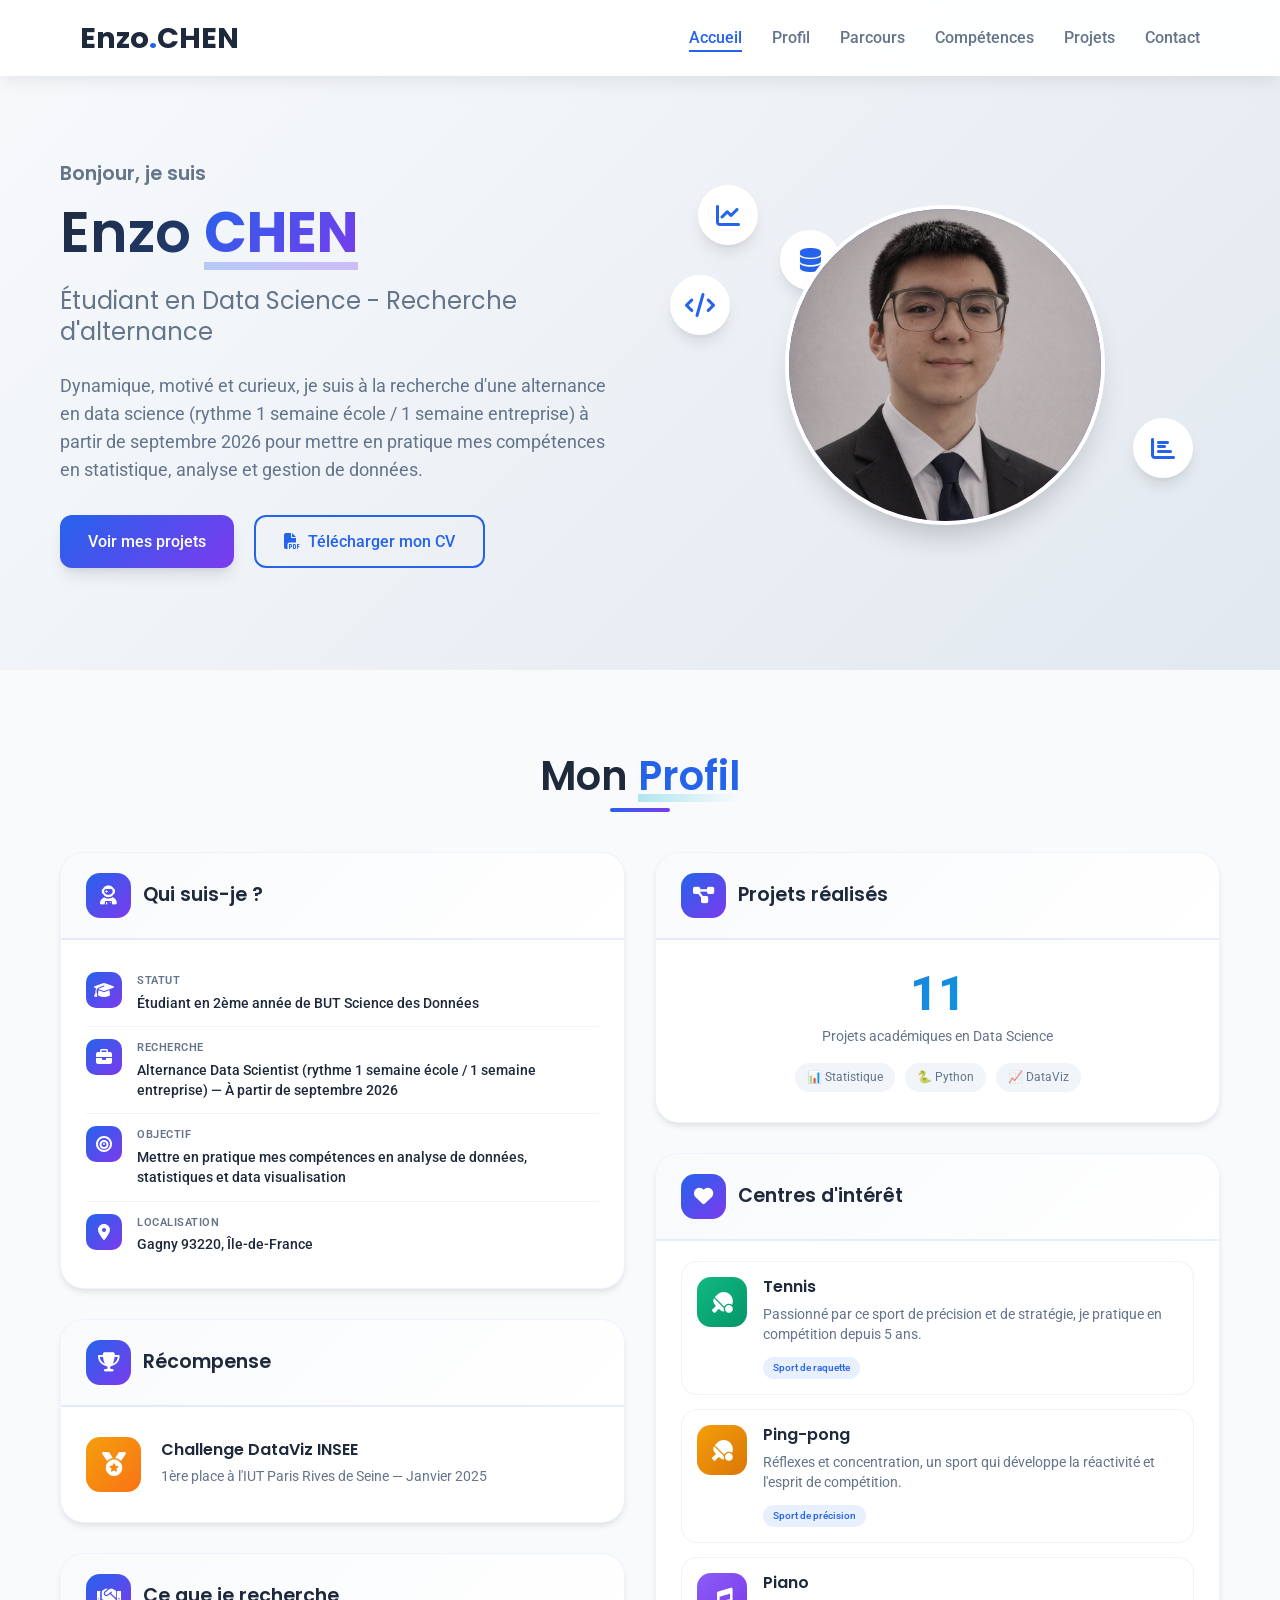
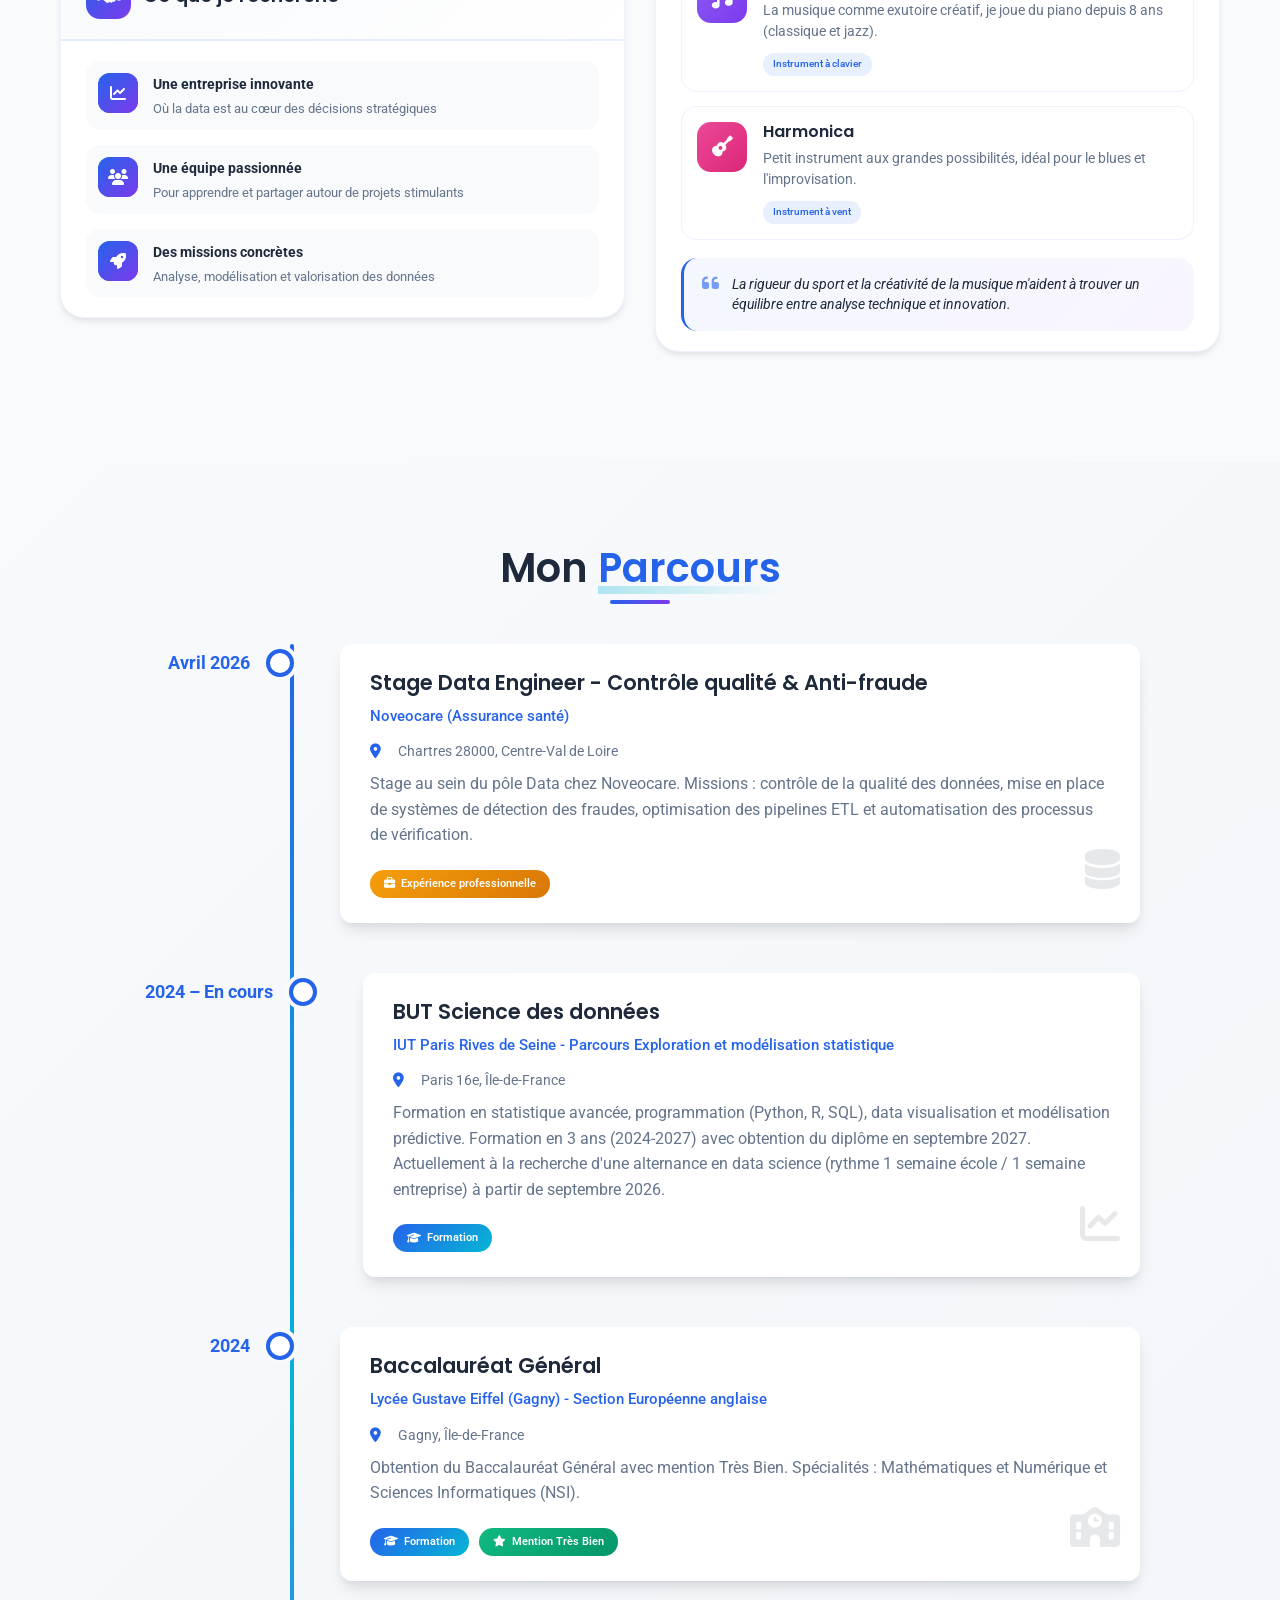
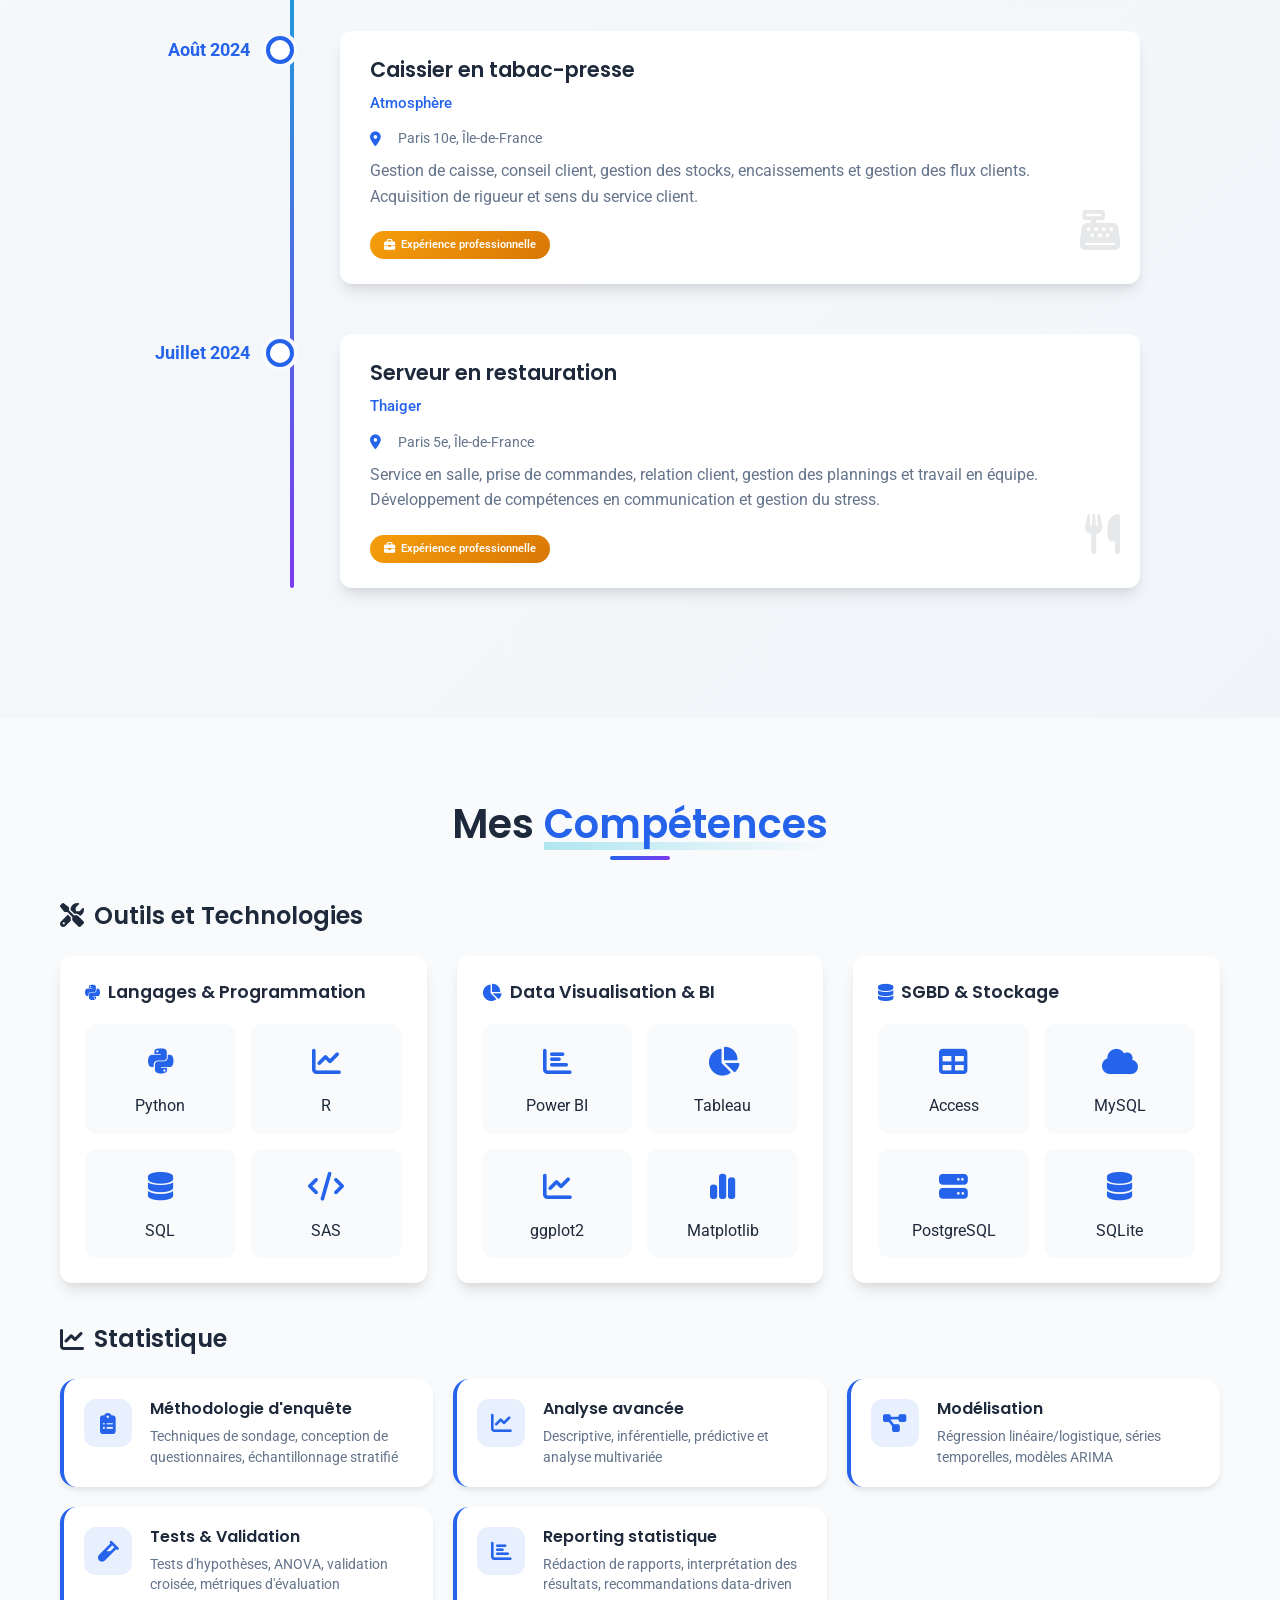
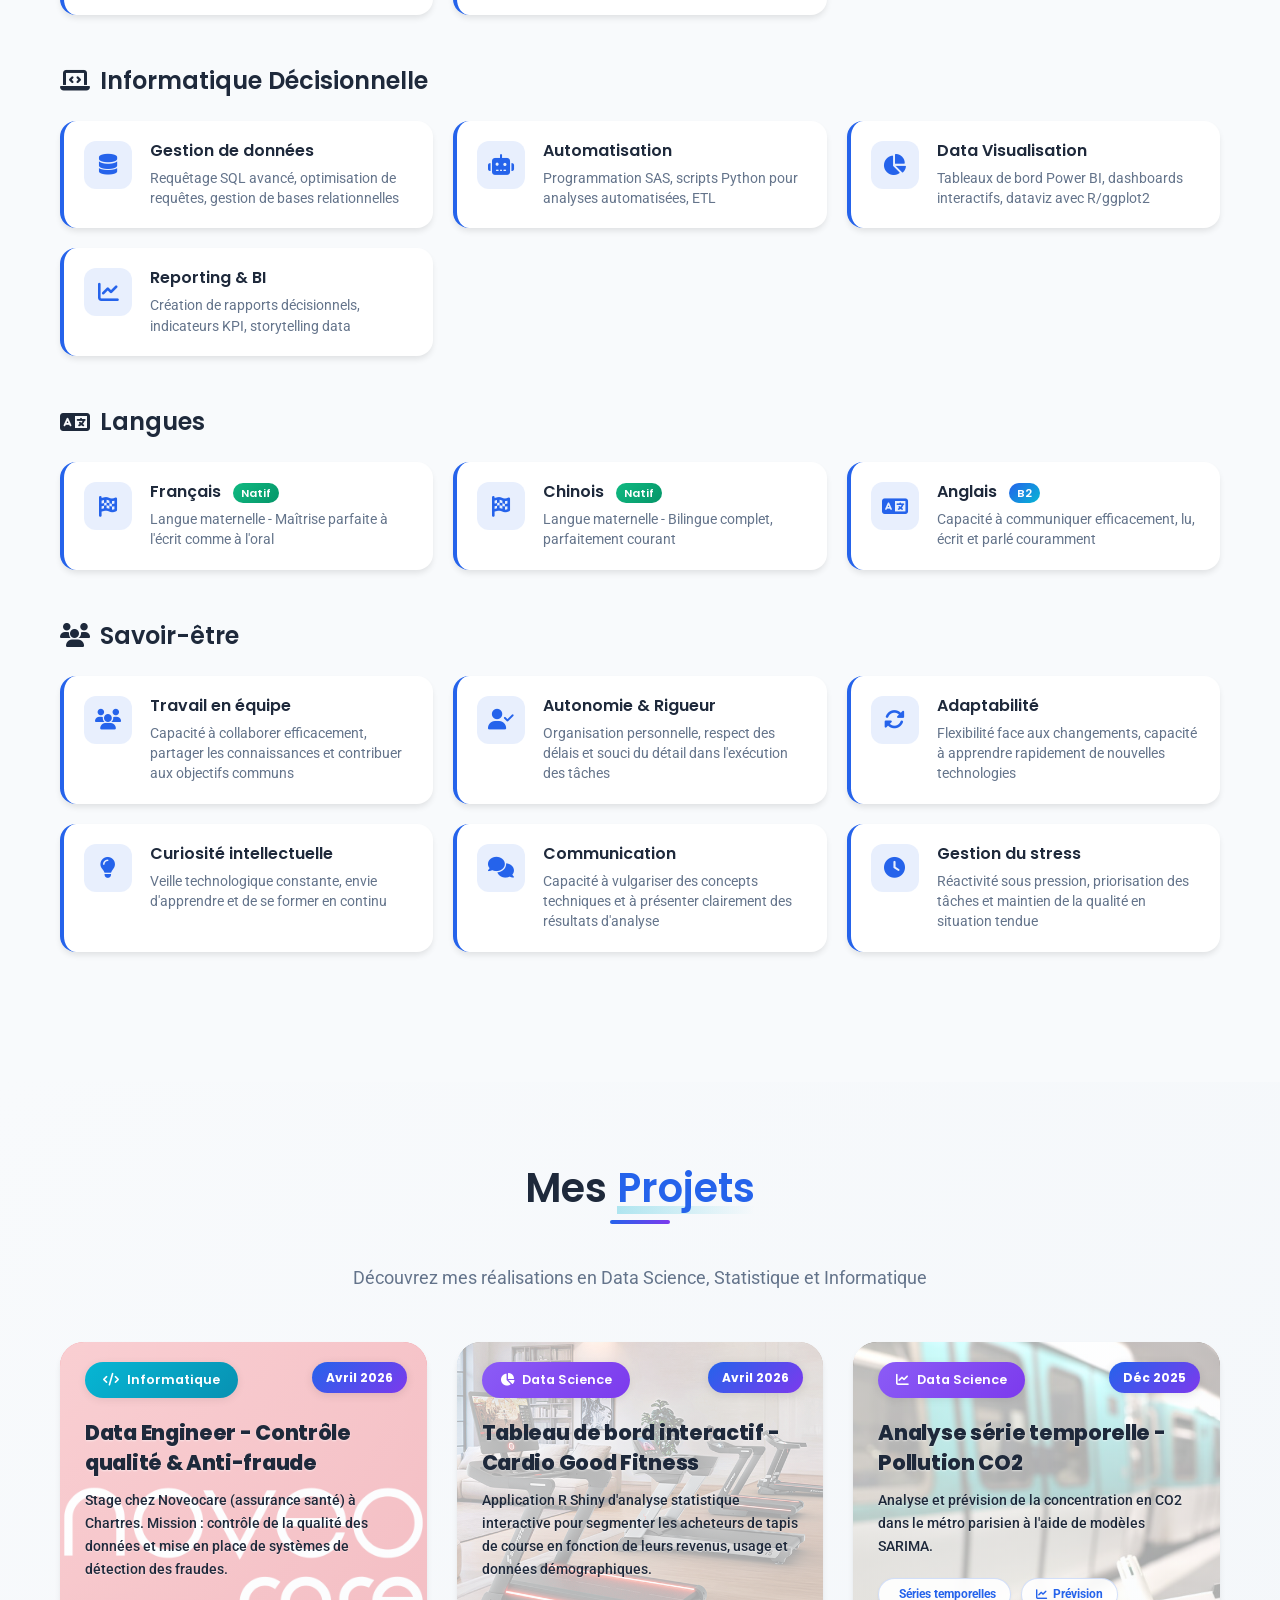
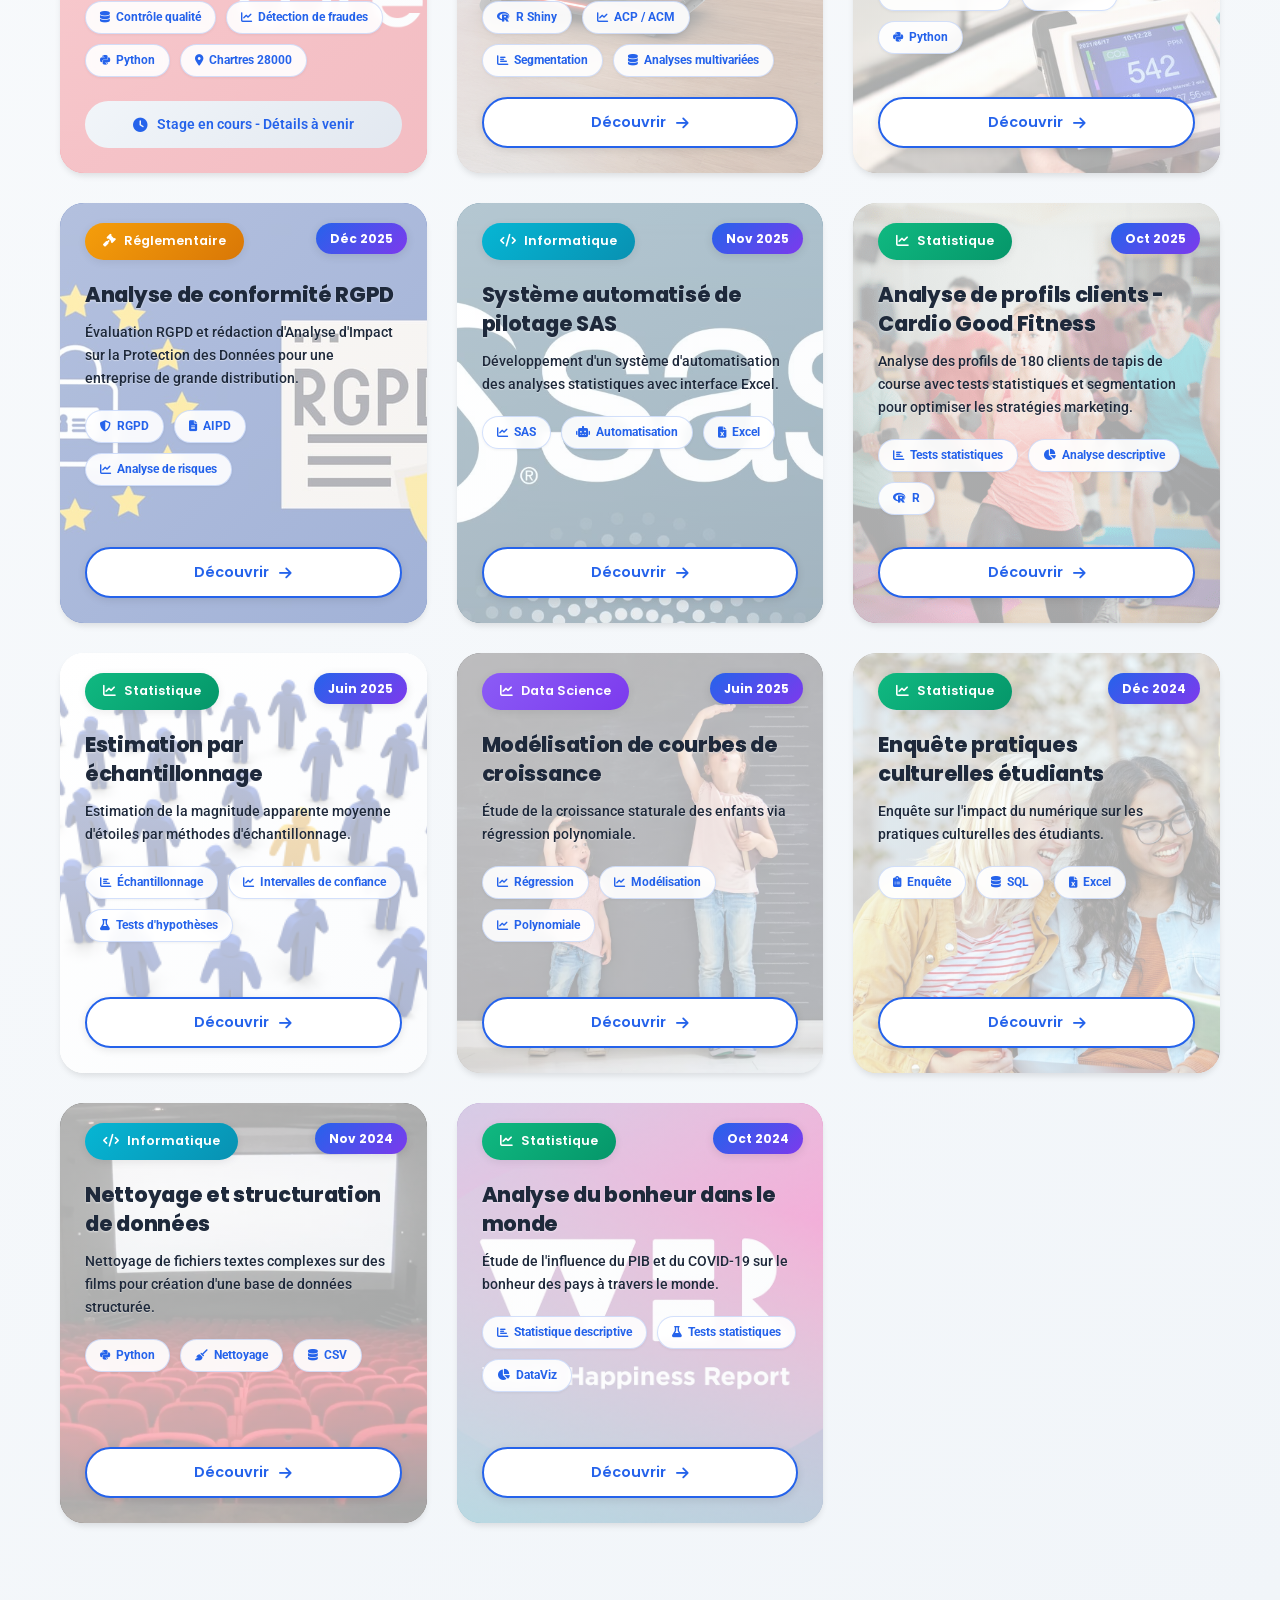
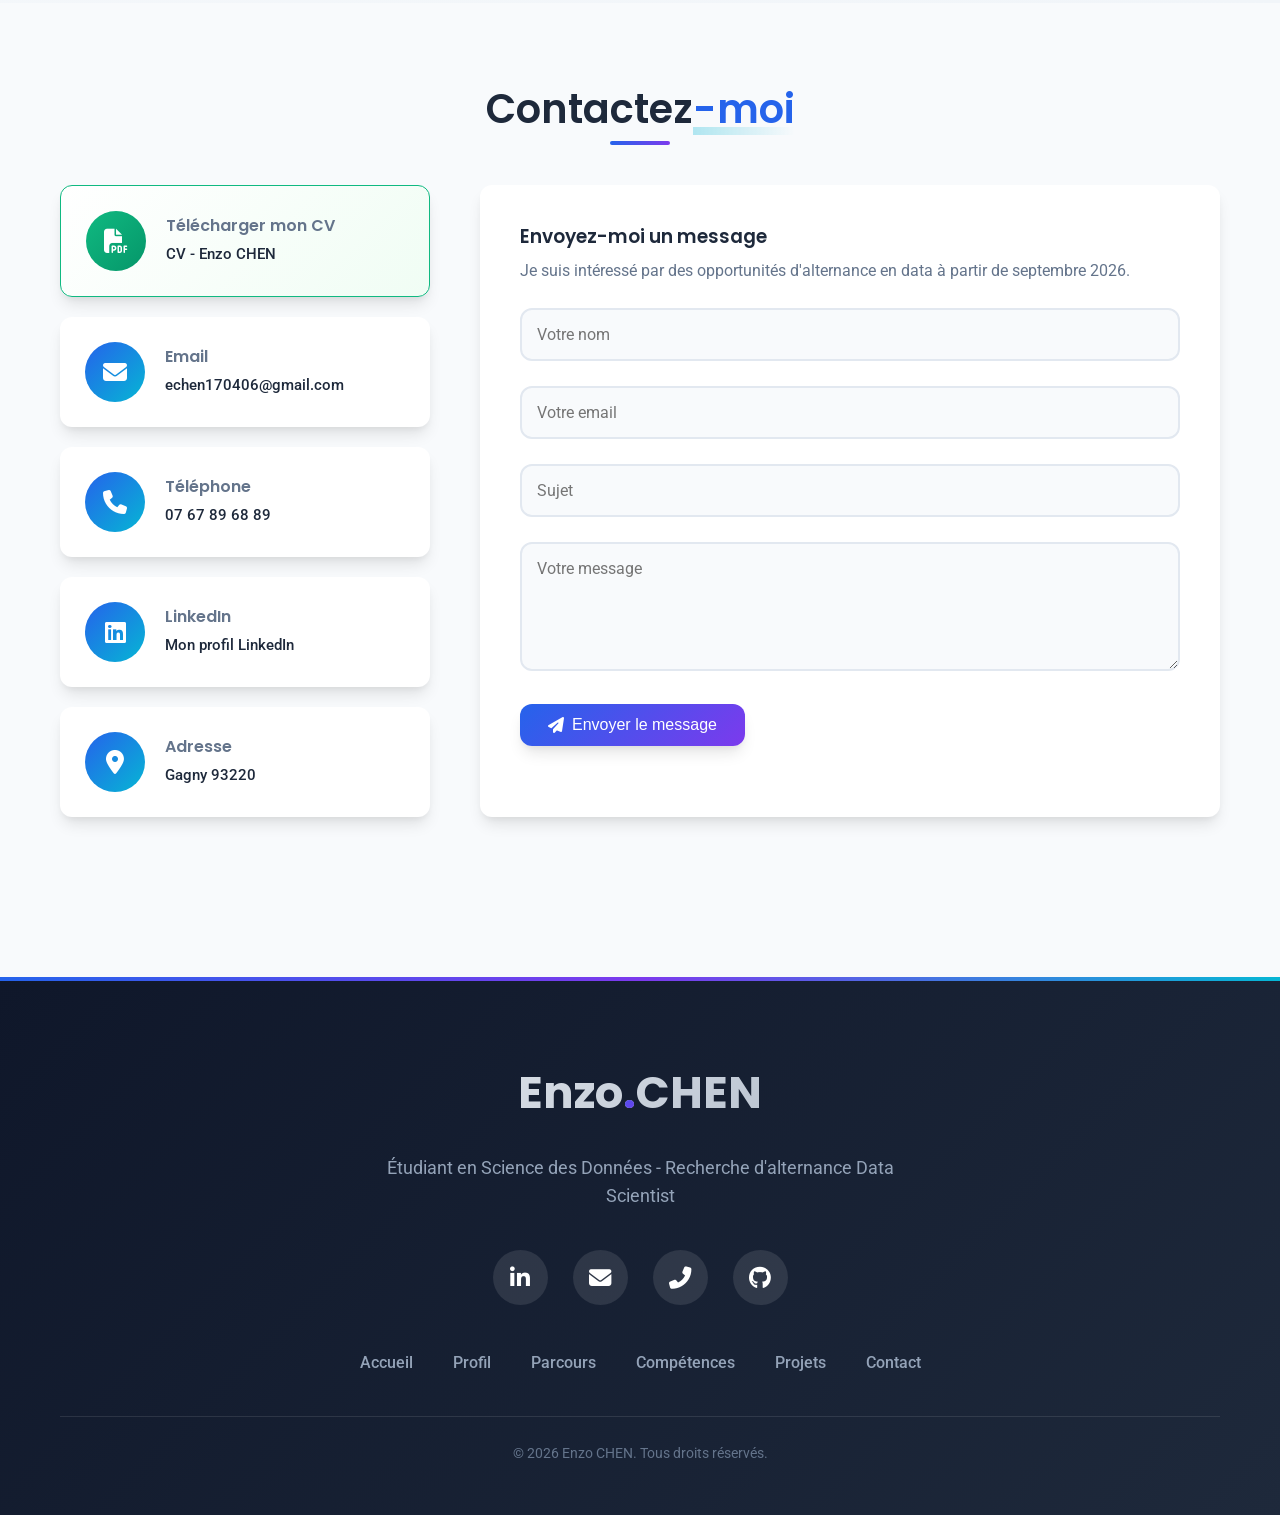
<file: index.html>
<!DOCTYPE html>
<html lang="fr">
<head>
	<meta charset="UTF-8">
	<meta name="viewport" content="width=device-width, initial-scale=1.0">
	<title>Enzo CHEN - Étudiant en Data Science</title>
	<link rel="stylesheet" href="https://cdnjs.cloudflare.com/ajax/libs/font-awesome/6.4.0/css/all.min.css">
	<link href="https://fonts.googleapis.com/css2?family=Poppins:wght@300;400;500;600;700&family=Roboto:wght@300;400;500&display=swap" rel="stylesheet">
	<style>
/* Reset et styles de base */
* {
	margin: 0;
	padding: 0;
	box-sizing: border-box;
}

:root {
	--primary-color: #2563eb;
	--secondary-color: #7c3aed;
	--accent-color: #06b6d4;
	--dark-color: #1e293b;
	--light-color: #f8fafc;
	--gray-color: #64748b;
	--success-color: #10b981;
	--warning-color: #f59e0b;
	--danger-color: #ef4444;
	--shadow: 0 10px 15px -3px rgba(0, 0, 0, 0.1), 0 4px 6px -2px rgba(0, 0, 0, 0.05);
	--radius: 12px;
	--transition: all 0.3s ease;
}

html {
	scroll-behavior: smooth;
}

body {
	font-family: 'Roboto', sans-serif;
	line-height: 1.6;
	color: var(--dark-color);
	background-color: var(--light-color);
	overflow-x: hidden;
}

h1, h2, h3, h4, h5, h6 {
	font-family: 'Poppins', sans-serif;
	font-weight: 600;
	line-height: 1.3;
}

.container {
	width: 100%;
	max-width: 1200px;
	margin: 0 auto;
	padding: 0 20px;
}

.section {
	padding: 80px 0;
}

.section-title {
	font-size: 2.5rem;
	text-align: center;
	margin-bottom: 50px;
	position: relative;
}

.section-title::after {
	content: '';
	position: absolute;
	bottom: -10px;
	left: 50%;
	transform: translateX(-50%);
	width: 60px;
	height: 4px;
	background: linear-gradient(90deg, var(--primary-color), var(--secondary-color));
	border-radius: 2px;
}

.highlight {
	color: var(--primary-color);
	position: relative;
	display: inline-block;
	z-index: 0;
}

.highlight::after {
	content: '';
	position: absolute;
	bottom: 0;
	left: 0;
	width: 100%;
	height: 8px;
	background: linear-gradient(90deg, var(--accent-color), transparent);
	opacity: 0.3;
	z-index: -1;
}

.btn {
	display: inline-flex;
	align-items: center;
	justify-content: center;
	padding: 12px 28px;
	border-radius: var(--radius);
	font-weight: 500;
	text-decoration: none;
	transition: var(--transition);
	cursor: pointer;
	border: none;
	font-size: 1rem;
	gap: 8px;
}

.btn-primary {
	background: linear-gradient(135deg, var(--primary-color), var(--secondary-color));
	color: white;
	box-shadow: var(--shadow);
}

.btn-primary:hover {
	transform: translateY(-2px);
	box-shadow: 0 20px 25px -5px rgba(0, 0, 0, 0.1), 0 10px 10px -5px rgba(0, 0, 0, 0.04);
}

.btn-secondary {
	background: transparent;
	color: var(--primary-color);
	border: 2px solid var(--primary-color);
}

.btn-secondary:hover {
	background: var(--primary-color);
	color: white;
}

/* Navigation */
.navbar {
	position: fixed;
	top: 0;
	left: 0;
	width: 100%;
	background: rgba(255, 255, 255, 0.95);
	backdrop-filter: blur(10px);
	z-index: 1000;
	padding: 15px 0;
	box-shadow: 0 2px 20px rgba(0, 0, 0, 0.1);
}

.nav-container {
	display: flex;
	justify-content: space-between;
	align-items: center;
	padding: 0 30px;
	max-width: 1200px;
	margin: 0 auto;
}

.logo {
	font-family: 'Poppins', sans-serif;
	font-size: 1.8rem;
	font-weight: 700;
	color: var(--dark-color);
	margin-left: 10px;
}

.logo-dot {
	color: var(--primary-color);
}

.nav-menu {
	display: flex;
	list-style: none;
	gap: 30px;
	margin-right: 10px;
}

.nav-link {
	text-decoration: none;
	color: var(--gray-color);
	font-weight: 500;
	transition: var(--transition);
	position: relative;
	padding: 5px 0;
}

.nav-link:hover,
.nav-link.active {
	color: var(--primary-color);
}

.nav-link::after {
	content: '';
	position: absolute;
	bottom: 0;
	left: 0;
	width: 0;
	height: 2px;
	background: var(--primary-color);
	transition: var(--transition);
}

.nav-link:hover::after,
.nav-link.active::after {
	width: 100%;
}

.hamburger {
	display: none;
	cursor: pointer;
	background: none;
	border: none;
}

.bar {
	display: block;
	width: 25px;
	height: 3px;
	margin: 5px auto;
	background-color: var(--dark-color);
	transition: var(--transition);
}

/* Section Accueil */
.accueil-section {
	padding-top: 140px;
	background: linear-gradient(135deg, #f8fafc 0%, #e2e8f0 100%);
	overflow: hidden;
	position: relative;
}

.accueil-content {
	display: grid;
	grid-template-columns: 1fr 1fr;
	gap: 60px;
	align-items: center;
}

.accueil-text {
	animation: fadeInLeft 1s ease;
}

.subtitle {
	font-size: 1.2rem;
	color: var(--gray-color);
	margin-bottom: 10px;
}

.title {
	font-size: 3.5rem;
	margin-bottom: 15px;
	background: linear-gradient(135deg, var(--dark-color), var(--primary-color));
	-webkit-background-clip: text;
	-webkit-text-fill-color: transparent;
	background-clip: text;
}

.role {
	font-size: 1.5rem;
	color: var(--gray-color);
	margin-bottom: 25px;
	font-weight: 400;
}

.description {
	font-size: 1.1rem;
	margin-bottom: 30px;
	color: var(--gray-color);
}

.cta-buttons {
	display: flex;
	gap: 20px;
	flex-wrap: wrap;
}

.accueil-image {
	position: relative;
	animation: fadeInRight 1s ease;
}

.image-wrapper {
	position: relative;
	width: 100%;
	height: 400px;
}

.floating-element {
	position: absolute;
	width: 60px;
	height: 60px;
	background: white;
	border-radius: 50%;
	display: flex;
	align-items: center;
	justify-content: center;
	box-shadow: var(--shadow);
	color: var(--primary-color);
	font-size: 1.5rem;
	animation: float 6s ease-in-out infinite;
}

.floating-element:nth-child(1) {
	top: 20%;
	left: 10%;
	animation-delay: 0s;
}

.floating-element:nth-child(2) {
	top: 50%;
	right: 15%;
	animation-delay: 1s;
}

.floating-element:nth-child(3) {
	bottom: 20%;
	left: 20%;
	animation-delay: 2s;
}

.floating-element:nth-child(4) {
	top: 30%;
	right: 5%;
	animation-delay: 3s;
}

/* Section Profil */
.profil-content {
	display: grid;
	grid-template-columns: 2fr 1fr;
	gap: 40px;
}

.info-card {
	background: white;
	border-radius: var(--radius);
	padding: 30px;
	margin-bottom: 30px;
	box-shadow: var(--shadow);
	transition: var(--transition);
}

.info-card:hover {
	transform: translateY(-5px);
	box-shadow: 0 20px 25px -5px rgba(0, 0, 0, 0.1), 0 10px 10px -5px rgba(0, 0, 0, 0.04);
}

.info-card h3 {
	display: flex;
	align-items: center;
	gap: 10px;
	margin-bottom: 20px;
	color: var(--primary-color);
}

.info-item {
	margin-bottom: 15px;
}

.info-item strong {
	color: var(--dark-color);
	margin-right: 10px;
}

.langue-item {
	margin-bottom: 20px;
}

.langue-name-row {
	display: flex;
	justify-content: space-between;
	align-items: center;
	margin-bottom: 6px;
}

.langue-name {
	font-weight: 500;
	color: var(--dark-color);
}

.langue-label {
	font-size: 0.82rem;
	color: var(--gray-color);
}

.langue-bar {
	height: 8px;
	background: #e2e8f0;
	border-radius: 4px;
}

.langue-level {
	height: 100%;
	background: linear-gradient(90deg, var(--primary-color), var(--accent-color));
	border-radius: 4px;
	transition: width 1s ease;
}

.stats-card {
	background: white;
	border-radius: var(--radius);
	padding: 25px;
	margin-bottom: 25px;
	box-shadow: var(--shadow);
	transition: var(--transition);
}

.stats-card h3 {
	display: flex;
	align-items: center;
	gap: 10px;
	margin-bottom: 5px;
	color: var(--primary-color);
}

.stats-card:hover {
	transform: translateY(-3px);
}

.achievement, .availability {
	display: flex;
	align-items: center;
	gap: 15px;
	margin-top: 15px;
}

.achievement-icon, .availability-icon {
	width: 50px;
	height: 50px;
	background: linear-gradient(135deg, var(--primary-color), var(--secondary-color));
	border-radius: 50%;
	display: flex;
	align-items: center;
	justify-content: center;
	color: white;
	font-size: 1.2rem;
	flex-shrink: 0;
}

.tag {
	display: inline-block;
	padding: 4px 12px;
	background: var(--primary-color);
	color: white;
	border-radius: 20px;
	font-size: 0.8rem;
	margin-top: 10px;
}

.interests {
	display: grid;
	grid-template-columns: repeat(2, 1fr);
	gap: 15px;
	margin-top: 15px;
}

.interest-item {
	display: flex;
	align-items: center;
	gap: 10px;
	padding: 10px;
	background: #f8fafc;
	border-radius: var(--radius);
	transition: var(--transition);
}

.interest-item:hover {
	background: var(--primary-color);
	color: white;
}

.project-count {
	text-align: center;
	margin-top: 15px;
}

.count-number {
	font-size: 3rem;
	font-weight: 700;
	background: linear-gradient(135deg, var(--primary-color), var(--accent-color));
	-webkit-background-clip: text;
	-webkit-text-fill-color: transparent;
	background-clip: text;
}

/* Section Mon Parcours - Timeline enrichie (ordre inversé : du plus récent au plus ancien) */
.parcours-section {
	background: linear-gradient(135deg, #f8fafc 0%, #f1f5f9 100%);
}

.timeline {
	position: relative;
	max-width: 1000px;
	margin: 0 auto;
}

.timeline::before {
	content: '';
	position: absolute;
	left: 150px;
	top: 0;
	bottom: 0;
	width: 4px;
	background: linear-gradient(to bottom, var(--primary-color), var(--accent-color), var(--secondary-color));
	border-radius: 2px;
}

.timeline-item {
	display: flex;
	gap: 40px;
	margin-bottom: 50px;
	position: relative;
}

.timeline-date {
	min-width: 140px;
	text-align: right;
	color: var(--primary-color);
	font-weight: 700;
	position: relative;
	padding: 5px 30px 5px 5px;
	font-size: 1.1rem;
	z-index: 2;
	background: transparent;
	border-radius: 4px;
	align-self: flex-start;
}

.timeline-date::after {
	content: '';
	position: absolute;
	right: -14px;
	top: 50%;
	transform: translateY(-50%);
	width: 20px;
	height: 20px;
	background: white;
	border: 4px solid var(--primary-color);
	border-radius: 50%;
	z-index: 3;
	box-shadow: 0 0 0 4px var(--light-color);
}

.timeline-content {
	background: white;
	padding: 25px 30px;
	border-radius: var(--radius);
	box-shadow: var(--shadow);
	flex: 1;
	transition: var(--transition);
	margin-left: 20px;
	position: relative;
	overflow: hidden;
}

.timeline-content::before {
	content: '';
	position: absolute;
	top: 0;
	left: 0;
	width: 4px;
	height: 100%;
	background: linear-gradient(135deg, var(--primary-color), var(--accent-color));
	opacity: 0;
	transition: var(--transition);
}

.timeline-content:hover::before {
	opacity: 1;
}

.timeline-content:hover {
	transform: translateX(10px);
	box-shadow: 0 20px 30px -10px rgba(0, 0, 0, 0.15);
}

.timeline-content h3 {
	color: var(--dark-color);
	margin-bottom: 8px;
	font-size: 1.3rem;
}

.timeline-subtitle {
	color: var(--primary-color);
	font-weight: 500;
	margin-bottom: 12px;
	font-size: 0.95rem;
}

.timeline-description {
	color: var(--gray-color);
	line-height: 1.6;
	margin-bottom: 12px;
}

.timeline-badge {
	display: inline-block;
	padding: 5px 15px;
	background: linear-gradient(135deg, var(--primary-color), var(--accent-color));
	color: white;
	border-radius: 20px;
	font-size: 0.8rem;
	margin-top: 10px;
}

.timeline-badge-work {
	background: linear-gradient(135deg, #f59e0b, #d97706);
}

.timeline-icon {
	position: absolute;
	right: 20px;
	bottom: 20px;
	font-size: 2.5rem;
	opacity: 0.1;
	transition: var(--transition);
}

.timeline-content:hover .timeline-icon {
	opacity: 0.2;
	transform: scale(1.1);
}

/* Location et entreprise */
.location-info {
	display: flex;
	align-items: center;
	gap: 12px;
	margin: 10px 0 8px 0;
	font-size: 0.9rem;
	color: var(--gray-color);
}

.location-info i {
	color: var(--primary-color);
	width: 16px;
}

.company-name {
	font-weight: 600;
	color: var(--dark-color);
	background: #f1f5f9;
	padding: 2px 10px;
	border-radius: 20px;
	display: inline-block;
}

.mention-tb {
	background: linear-gradient(135deg, #f59e0b, #f97316);
	color: white;
	padding: 6px 14px;
	border-radius: 30px;
	display: inline-block;
	font-weight: 600;
	font-size: 0.85rem;
	margin-top: 12px;
	box-shadow: 0 2px 10px rgba(245, 158, 11, 0.3);
}

/* Section Compétences */
.competence-category {
	margin-bottom: 40px;
}

.competence-category h3 {
	display: flex;
	align-items: center;
	gap: 10px;
	margin-bottom: 25px;
	color: var(--dark-color);
	font-size: 1.5rem;
}

.tools-grid {
	display: grid;
	grid-template-columns: repeat(auto-fit, minmax(250px, 1fr));
	gap: 30px;
	margin-bottom: 30px;
}

.tool-category {
	background: white;
	padding: 25px;
	border-radius: var(--radius);
	box-shadow: var(--shadow);
	transition: var(--transition);
}

.tool-category:hover {
	transform: translateY(-5px);
}

.tool-items {
	display: grid;
	grid-template-columns: repeat(2, 1fr);
	gap: 15px;
	margin-top: 15px;
}

.tool-item {
	display: flex;
	flex-direction: column;
	align-items: center;
	gap: 8px;
	padding: 15px;
	background: #f8fafc;
	border-radius: var(--radius);
	transition: var(--transition);
}

.tool-item:hover {
	background: var(--primary-color);
	color: white;
	transform: scale(1.05);
}

.tool-icon {
	font-size: 1.8rem;
	color: var(--primary-color);
}

.tool-item:hover .tool-icon {
	color: white;
}

.skills-container {
	display: flex;
	flex-wrap: wrap;
	gap: 15px;
}

.skill-tag {
	padding: 10px 20px;
	background: white;
	border: 2px solid var(--primary-color);
	border-radius: 30px;
	color: var(--primary-color);
	font-weight: 500;
	transition: var(--transition);
	cursor: default;
}

.skill-tag:hover {
	background: var(--primary-color);
	color: white;
	transform: translateY(-2px);
}

/* Section Projets */
.projets-section {
	background: #f8fafc;
}

.section-subtitle {
	text-align: center;
	color: var(--gray-color);
	margin-bottom: 40px;
	font-size: 1.1rem;
}

.projets-filters {
	display: flex;
	justify-content: center;
	flex-wrap: wrap;
	gap: 15px;
	margin-bottom: 40px;
}

.filter-btn {
	padding: 10px 25px;
	background: white;
	border: 2px solid #e2e8f0;
	border-radius: 30px;
	color: var(--gray-color);
	font-weight: 500;
	cursor: pointer;
	transition: var(--transition);
}

.filter-btn:hover,
.filter-btn.active {
	background: var(--primary-color);
	color: white;
	border-color: var(--primary-color);
}

.projets-grid {
	display: grid;
	grid-template-columns: repeat(auto-fill, minmax(350px, 1fr));
	gap: 30px;
}

.projet-card {
	background: white;
	border-radius: var(--radius);
	overflow: hidden;
	box-shadow: var(--shadow);
	transition: var(--transition);
	height: 100%;
	display: flex;
	flex-direction: column;
}

.projet-card:hover {
	transform: translateY(-10px);
	box-shadow: 0 25px 50px -12px rgba(0, 0, 0, 0.25);
}

.projet-card-header {
	padding: 20px;
	background: linear-gradient(135deg, var(--primary-color), var(--secondary-color));
	color: white;
	display: flex;
	justify-content: space-between;
	align-items: center;
}

.projet-card-content {
	padding: 25px;
	flex: 1;
}

.projet-card-content h3 {
	margin-bottom: 15px;
	color: var(--dark-color);
}

.projet-description {
	color: var(--gray-color);
	margin-bottom: 20px;
	line-height: 1.6;
}

.projet-tags {
	display: flex;
	flex-wrap: wrap;
	gap: 10px;
}

.projet-tags .tag {
	padding: 5px 12px;
	background: #e2e8f0;
	color: var(--gray-color);
	border-radius: 20px;
	font-size: 0.8rem;
	margin-top: 0;
	transition: var(--transition);
}

.projet-card:hover .projet-tags .tag {
	background: var(--primary-color);
	color: white;
}

.projet-card-footer {
	padding: 0 25px 25px;
}

.details-btn {
	width: 100%;
	padding: 12px;
	background: transparent;
	border: 2px solid var(--primary-color);
	color: var(--primary-color);
	border-radius: var(--radius);
	font-weight: 500;
	cursor: pointer;
	transition: var(--transition);
}

.details-btn:hover {
	background: var(--primary-color);
	color: white;
}

/* Section Contact */
.contact-content {
	display: grid;
	grid-template-columns: 1fr 2fr;
	gap: 50px;
}

.contact-info {
	display: grid;
	gap: 20px;
}

.contact-card {
	display: flex;
	align-items: center;
	gap: 20px;
	padding: 25px;
	background: white;
	border-radius: var(--radius);
	box-shadow: var(--shadow);
	transition: var(--transition);
}

.contact-card:hover {
	transform: translateX(10px);
	background: linear-gradient(135deg, var(--primary-color), var(--secondary-color));
	color: white;
}

.contact-card:hover .contact-icon {
	background: white;
	color: var(--primary-color);
}

.contact-icon {
	width: 60px;
	height: 60px;
	background: linear-gradient(135deg, var(--primary-color), var(--accent-color));
	border-radius: 50%;
	display: flex;
	align-items: center;
	justify-content: center;
	color: white;
	font-size: 1.5rem;
	flex-shrink: 0;
}

.linkedin-link {
	color: var(--primary-color);
	text-decoration: none;
	transition: var(--transition);
}

.contact-card:hover .linkedin-link {
	color: white;
}

.contact-form-container {
	background: white;
	padding: 40px;
	border-radius: var(--radius);
	box-shadow: var(--shadow);
}

.form-header {
	margin-bottom: 25px;
}

.form-header h3 {
	margin-bottom: 8px;
	color: var(--dark-color);
}

.form-header p {
	color: var(--gray-color);
}

.form-group {
	margin-bottom: 25px;
}

.form-group input,
.form-group textarea {
	width: 100%;
	padding: 15px;
	border: 2px solid #e2e8f0;
	border-radius: var(--radius);
	font-size: 1rem;
	transition: var(--transition);
	background: #f8fafc;
	font-family: 'Roboto', sans-serif;
}

.form-group input:focus,
.form-group textarea:focus {
	outline: none;
	border-color: var(--primary-color);
	background: white;
}

.form-message {
	margin-top: 20px;
	padding: 15px;
	border-radius: var(--radius);
	display: none;
}

.form-message.success {
	background: #d1fae5;
	color: #065f46;
	display: block;
}

.form-message.error {
	background: #fee2e2;
	color: #991b1b;
	display: block;
}

.form-message.info {
	background: #dbeafe;
	color: #1e40af;
	display: block;
}

/* Footer */
.footer {
	background: var(--dark-color);
	color: white;
	padding: 60px 0 30px;
}

.footer-content {
	text-align: center;
}

.footer-logo {
	font-family: 'Poppins', sans-serif;
	font-size: 2rem;
	font-weight: 700;
	margin-bottom: 20px;
	color: white;
}

.footer-text {
	color: #94a3b8;
	margin-bottom: 30px;
	max-width: 600px;
	margin-left: auto;
	margin-right: auto;
}

.footer-social {
	display: flex;
	justify-content: center;
	gap: 20px;
	margin-bottom: 30px;
}

.social-link {
	width: 50px;
	height: 50px;
	background: rgba(255, 255, 255, 0.1);
	border-radius: 50%;
	display: flex;
	align-items: center;
	justify-content: center;
	color: white;
	font-size: 1.2rem;
	transition: var(--transition);
	text-decoration: none;
}

.social-link:hover {
	background: var(--primary-color);
	transform: translateY(-3px);
}

.footer-copyright {
	color: #64748b;
	font-size: 0.9rem;
	margin-top: 30px;
}

/* Bouton retour en haut */
.back-to-top {
	position: fixed;
	bottom: 30px;
	right: 30px;
	width: 50px;
	height: 50px;
	background: linear-gradient(135deg, var(--primary-color), var(--secondary-color));
	color: white;
	border: none;
	border-radius: 50%;
	cursor: pointer;
	opacity: 0;
	visibility: hidden;
	transition: var(--transition);
	z-index: 999;
	display: flex;
	align-items: center;
	justify-content: center;
	font-size: 1.2rem;
	box-shadow: var(--shadow);
}

.back-to-top.visible {
	opacity: 1;
	visibility: visible;
}

/* Modal */
.modal {
	display: none;
	position: fixed;
	top: 0;
	left: 0;
	width: 100%;
	height: 100%;
	background: rgba(0, 0, 0, 0.8);
	z-index: 2000;
	align-items: center;
	justify-content: center;
	padding: 20px;
}

.modal.active {
	display: flex;
}

.modal-content {
	background: white;
	border-radius: var(--radius);
	max-width: 800px;
	width: 100%;
	max-height: 90vh;
	overflow-y: auto;
	animation: modalFadeIn 0.3s ease;
}

.modal-header {
	display: flex;
	justify-content: space-between;
	align-items: center;
	padding: 30px;
	border-bottom: 1px solid #e2e8f0;
	position: sticky;
	top: 0;
	background: white;
	z-index: 1;
}

.modal-close {
	background: none;
	border: none;
	font-size: 2rem;
	color: var(--gray-color);
	cursor: pointer;
	transition: var(--transition);
	width: 40px;
	height: 40px;
	display: flex;
	align-items: center;
	justify-content: center;
	border-radius: 50%;
}

.modal-close:hover {
	background: #f1f5f9;
	color: var(--danger-color);
}

.modal-body {
	padding: 30px;
}

.projet-modal-description {
	color: var(--gray-color);
	margin-bottom: 20px;
	font-size: 1.05rem;
	line-height: 1.7;
}

.projet-details h3 {
	color: var(--primary-color);
	margin: 20px 0 10px;
	font-size: 1.1rem;
}

.projet-details ul {
	padding-left: 20px;
	color: var(--gray-color);
	line-height: 1.8;
}

.tech-tags {
	display: flex;
	flex-wrap: wrap;
	gap: 10px;
	margin: 10px 0;
}

.tech-tags .tag {
	background: #e2e8f0;
	color: var(--gray-color);
	margin-top: 0;
}

/* Animations */
@keyframes fadeInLeft {
	from {
		opacity: 0;
		transform: translateX(-50px);
	}
	to {
		opacity: 1;
		transform: translateX(0);
	}
}

@keyframes fadeInRight {
	from {
		opacity: 0;
		transform: translateX(50px);
	}
	to {
		opacity: 1;
		transform: translateX(0);
	}
}

@keyframes float {
	0%, 100% {
		transform: translateY(0);
	}
	50% {
		transform: translateY(-20px);
	}
}

@keyframes modalFadeIn {
	from {
		opacity: 0;
		transform: translateY(-50px);
	}
	to {
		opacity: 1;
		transform: translateY(0);
	}
}

/* Responsive */
@media (max-width: 992px) {
	.accueil-content {
		grid-template-columns: 1fr;
		text-align: center;
	}

	.profil-content {
		grid-template-columns: 1fr;
	}

	.contact-content {
		grid-template-columns: 1fr;
	}

	.section-title {
		font-size: 2rem;
	}

	.title {
		font-size: 2.8rem;
	}

	.cta-buttons {
		justify-content: center;
	}
}

@media (max-width: 768px) {
	.hamburger {
		display: block;
	}

	.hamburger.active .bar:nth-child(2) {
		opacity: 0;
	}

	.hamburger.active .bar:nth-child(1) {
		transform: translateY(8px) rotate(45deg);
	}

	.hamburger.active .bar:nth-child(3) {
		transform: translateY(-8px) rotate(-45deg);
	}

	.nav-menu {
		position: fixed;
		left: -100%;
		top: 80px;
		flex-direction: column;
		background: white;
		width: 100%;
		text-align: center;
		transition: 0.3s;
		box-shadow: 0 10px 27px rgba(0, 0, 0, 0.05);
		padding: 20px 0;
		gap: 0;
	}

	.nav-menu.active {
		left: 0;
	}

	.nav-link {
		padding: 15px;
		border-bottom: 1px solid #f1f5f9;
	}

	.nav-link:last-child {
		border-bottom: none;
	}

	.projets-grid {
		grid-template-columns: 1fr;
	}

	.tools-grid {
		grid-template-columns: 1fr;
	}

	.timeline::before {
		left: 20px;
	}

	.timeline-item {
		flex-direction: column;
		gap: 15px;
		padding-left: 45px;
	}

	.timeline-date {
		min-width: auto;
		text-align: left;
		padding: 4px 12px 4px 10px;
		width: fit-content;
		font-size: 0.95rem;
	}

	.timeline-date::after {
		left: -33px;
		right: auto;
		top: 50%;
		transform: translateY(-50%);
	}

	.timeline-content {
		margin-left: 0;
	}

	.nav-container {
		padding: 0 20px;
	}

	.logo {
		margin-left: 0;
		font-size: 1.6rem;
	}

	.nav-menu {
		margin-right: 0;
	}
}

@media (max-width: 480px) {
	.section {
		padding: 60px 0;
	}

	.title {
		font-size: 2.2rem;
	}

	.role {
		font-size: 1.2rem;
	}

	.btn {
		padding: 10px 20px;
		font-size: 0.9rem;
	}

	.contact-form-container {
		padding: 20px;
	}
}

/* Styles améliorés pour la section Compétences */

/* Statistique - cartes modernes */
.enhanced-category {
	margin-bottom: 50px;
}

.stats-enhanced-grid {
	display: grid;
	grid-template-columns: repeat(auto-fit, minmax(280px, 1fr));
	gap: 20px;
	margin-top: 20px;
}

.stat-card-modern {
	background: white;
	border-radius: 16px;
	padding: 20px;
	display: flex;
	gap: 18px;
	align-items: flex-start;
	transition: all 0.3s ease;
	box-shadow: 0 4px 6px -1px rgba(0, 0, 0, 0.1), 0 2px 4px -1px rgba(0, 0, 0, 0.06);
	border: 1px solid rgba(37, 99, 235, 0.1);
}

.stat-card-modern:hover {
	transform: translateY(-5px);
	box-shadow: 0 20px 25px -5px rgba(0, 0, 0, 0.1), 0 10px 10px -5px rgba(0, 0, 0, 0.04);
	border-color: var(--primary-color);
}

.stat-icon {
	width: 50px;
	height: 50px;
	background: linear-gradient(135deg, var(--primary-color), var(--secondary-color));
	border-radius: 14px;
	display: flex;
	align-items: center;
	justify-content: center;
	color: white;
	font-size: 1.4rem;
	flex-shrink: 0;
}

.stat-content h4 {
	font-size: 1rem;
	margin-bottom: 6px;
	color: var(--dark-color);
}

.stat-content p {
	font-size: 0.85rem;
	color: var(--gray-color);
	line-height: 1.5;
	margin: 0;
}

/* Informatique Décisionnelle */
.business-grid {
	display: grid;
	grid-template-columns: repeat(auto-fit, minmax(300px, 1fr));
	gap: 20px;
	margin-top: 20px;
}

.business-card {
	background: white;
	border-radius: 16px;
	padding: 22px;
	display: flex;
	gap: 18px;
	align-items: flex-start;
	transition: all 0.3s ease;
	box-shadow: 0 4px 6px -1px rgba(0, 0, 0, 0.1);
	border-left: 4px solid var(--primary-color);
}

.business-card:hover {
	transform: translateX(8px);
	box-shadow: 0 20px 25px -5px rgba(0, 0, 0, 0.1);
	background: linear-gradient(135deg, white, #f8fafc);
}

.business-icon {
	width: 48px;
	height: 48px;
	background: rgba(37, 99, 235, 0.1);
	border-radius: 12px;
	display: flex;
	align-items: center;
	justify-content: center;
	color: var(--primary-color);
	font-size: 1.3rem;
	flex-shrink: 0;
	transition: all 0.3s ease;
}

.business-card:hover .business-icon {
	background: linear-gradient(135deg, var(--primary-color), var(--secondary-color));
	color: white;
}

.business-content h4 {
	font-size: 1rem;
	margin-bottom: 6px;
	color: var(--dark-color);
}

.business-content p {
	font-size: 0.85rem;
	color: var(--gray-color);
	line-height: 1.5;
	margin: 0;
}

/* Section Langues améliorée */
.langues-category {
	background: linear-gradient(135deg, #f8fafc 0%, #ffffff 100%);
	border-radius: 24px;
	padding: 10px 0 20px 0;
}

.langues-enhanced {
	display: grid;
	grid-template-columns: repeat(auto-fit, minmax(280px, 1fr));
	gap: 25px;
	margin-top: 25px;
}

.langue-card-modern {
	background: white;
	border-radius: 20px;
	padding: 25px;
	text-align: center;
	transition: all 0.3s ease;
	box-shadow: 0 10px 15px -3px rgba(0, 0, 0, 0.1);
	border-bottom: 3px solid transparent;
}

.langue-card-modern:hover {
	transform: translateY(-8px);
	border-bottom-color: var(--primary-color);
	box-shadow: 0 25px 30px -12px rgba(0, 0, 0, 0.2);
}

.langue-flag {
	font-size: 2.5rem;
	margin-bottom: 15px;
}

.langue-flag i {
	background: linear-gradient(135deg, var(--primary-color), var(--secondary-color));
	-webkit-background-clip: text;
	background-clip: text;
	color: transparent;
}

.langue-info {
	margin-bottom: 15px;
}

.langue-name {
	font-size: 1.2rem;
	font-weight: 600;
	color: var(--dark-color);
	display: block;
	margin-bottom: 12px;
}

.langue-progress {
	height: 8px;
	background: #e2e8f0;
	border-radius: 10px;
	overflow: hidden;
	margin-bottom: 10px;
}

.progress-bar {
	height: 100%;
	background: linear-gradient(90deg, var(--primary-color), var(--accent-color));
	border-radius: 10px;
	transition: width 1s ease;
}

.langue-level-badge {
	display: inline-block;
	padding: 4px 12px;
	background: linear-gradient(135deg, var(--primary-color), var(--secondary-color));
	color: white;
	border-radius: 20px;
	font-size: 0.75rem;
	font-weight: 500;
}

.langue-desc {
	font-size: 0.8rem;
	color: var(--gray-color);
	line-height: 1.4;
	margin-top: 12px;
}

/* Responsive pour les nouvelles sections */
@media (max-width: 768px) {
	.stats-enhanced-grid,
	.business-grid,
	.langues-enhanced {
		grid-template-columns: 1fr;
	}
	
	.stat-card-modern,
	.business-card {
		padding: 18px;
	}
	
	.langue-card-modern {
		padding: 20px;
	}
}

/* Styles améliorés pour la section Compétences */

/* Statistique - cartes modernes */
.enhanced-category {
	margin-bottom: 50px;
}

.stats-enhanced-grid {
	display: grid;
	grid-template-columns: repeat(auto-fit, minmax(280px, 1fr));
	gap: 20px;
	margin-top: 20px;
}

.stat-card-modern {
	background: white;
	border-radius: 16px;
	padding: 20px;
	display: flex;
	gap: 18px;
	align-items: flex-start;
	transition: all 0.3s ease;
	box-shadow: 0 4px 6px -1px rgba(0, 0, 0, 0.1), 0 2px 4px -1px rgba(0, 0, 0, 0.06);
	border: 1px solid rgba(37, 99, 235, 0.1);
}

.stat-card-modern:hover {
	transform: translateY(-5px);
	box-shadow: 0 20px 25px -5px rgba(0, 0, 0, 0.1), 0 10px 10px -5px rgba(0, 0, 0, 0.04);
	border-color: var(--primary-color);
}

.stat-icon {
	width: 50px;
	height: 50px;
	background: linear-gradient(135deg, var(--primary-color), var(--secondary-color));
	border-radius: 14px;
	display: flex;
	align-items: center;
	justify-content: center;
	color: white;
	font-size: 1.4rem;
	flex-shrink: 0;
}

.stat-content h4 {
	font-size: 1rem;
	margin-bottom: 6px;
	color: var(--dark-color);
}

.stat-content p {
	font-size: 0.85rem;
	color: var(--gray-color);
	line-height: 1.5;
	margin: 0;
}

/* Informatique Décisionnelle */
.business-grid {
	display: grid;
	grid-template-columns: repeat(auto-fit, minmax(300px, 1fr));
	gap: 20px;
	margin-top: 20px;
}

.business-card {
	background: white;
	border-radius: 16px;
	padding: 22px;
	display: flex;
	gap: 18px;
	align-items: flex-start;
	transition: all 0.3s ease;
	box-shadow: 0 4px 6px -1px rgba(0, 0, 0, 0.1);
	border-left: 4px solid var(--primary-color);
}

.business-card:hover {
	transform: translateX(8px);
	box-shadow: 0 20px 25px -5px rgba(0, 0, 0, 0.1);
	background: linear-gradient(135deg, white, #f8fafc);
}

.business-icon {
	width: 48px;
	height: 48px;
	background: rgba(37, 99, 235, 0.1);
	border-radius: 12px;
	display: flex;
	align-items: center;
	justify-content: center;
	color: var(--primary-color);
	font-size: 1.3rem;
	flex-shrink: 0;
	transition: all 0.3s ease;
}

.business-card:hover .business-icon {
	background: linear-gradient(135deg, var(--primary-color), var(--secondary-color));
	color: white;
}

.business-content h4 {
	font-size: 1rem;
	margin-bottom: 6px;
	color: var(--dark-color);
}

.business-content p {
	font-size: 0.85rem;
	color: var(--gray-color);
	line-height: 1.5;
	margin: 0;
}

/* Section Langues améliorée */
.langues-category {
	background: linear-gradient(135deg, #f8fafc 0%, #ffffff 100%);
	border-radius: 24px;
	padding: 10px 0 20px 0;
	margin-bottom: 50px;
}

.langues-enhanced {
	display: grid;
	grid-template-columns: repeat(auto-fit, minmax(280px, 1fr));
	gap: 25px;
	margin-top: 25px;
}

.langue-card-modern {
	background: white;
	border-radius: 20px;
	padding: 25px;
	text-align: center;
	transition: all 0.3s ease;
	box-shadow: 0 10px 15px -3px rgba(0, 0, 0, 0.1);
	border-bottom: 3px solid transparent;
}

.langue-card-modern:hover {
	transform: translateY(-8px);
	border-bottom-color: var(--primary-color);
	box-shadow: 0 25px 30px -12px rgba(0, 0, 0, 0.2);
}

.langue-flag {
	font-size: 2.5rem;
	margin-bottom: 15px;
}

.langue-flag i {
	background: linear-gradient(135deg, var(--primary-color), var(--secondary-color));
	-webkit-background-clip: text;
	background-clip: text;
	color: transparent;
}

.langue-info {
	margin-bottom: 15px;
}

.langue-name {
	font-size: 1.2rem;
	font-weight: 600;
	color: var(--dark-color);
	display: block;
	margin-bottom: 12px;
}

.langue-progress {
	height: 8px;
	background: #e2e8f0;
	border-radius: 10px;
	overflow: hidden;
	margin-bottom: 10px;
}

.progress-bar {
	height: 100%;
	background: linear-gradient(90deg, var(--primary-color), var(--accent-color));
	border-radius: 10px;
	transition: width 1s ease;
}

.langue-level-badge {
	display: inline-block;
	padding: 4px 12px;
	background: linear-gradient(135deg, var(--primary-color), var(--secondary-color));
	color: white;
	border-radius: 20px;
	font-size: 0.75rem;
	font-weight: 500;
}

.langue-desc {
	font-size: 0.8rem;
	color: var(--gray-color);
	line-height: 1.4;
	margin-top: 12px;
}

/* Skills tags avec icônes */
.skills-container {
	display: flex;
	flex-wrap: wrap;
	gap: 15px;
}

.skill-tag {
	display: inline-flex;
	align-items: center;
	gap: 8px;
	padding: 10px 20px;
	background: white;
	border: 2px solid var(--primary-color);
	border-radius: 30px;
	color: var(--primary-color);
	font-weight: 500;
	transition: var(--transition);
	cursor: default;
}

.skill-tag i {
	font-size: 0.9rem;
}

.skill-tag:hover {
	background: var(--primary-color);
	color: white;
	transform: translateY(-2px);
}

.skill-tag:hover i {
	color: white;
}

/* Titres des catégories Outils et Technologies avec icônes */
.tool-category h4 {
	display: flex;
	align-items: center;
	gap: 8px;
	margin-bottom: 20px;
	color: var(--dark-color);
	font-size: 1.1rem;
}

.tool-category h4 i {
	color: var(--primary-color);
	font-size: 1.1rem;
}

/* Responsive pour les nouvelles sections */
@media (max-width: 768px) {
	.stats-enhanced-grid,
	.business-grid,
	.langues-enhanced {
		grid-template-columns: 1fr;
	}
	
	.stat-card-modern,
	.business-card {
		padding: 18px;
	}
	
	.langue-card-modern {
		padding: 20px;
	}
	
	.skill-tag {
		padding: 8px 16px;
		font-size: 0.85rem;
	}
}

/* Nouvelle grille moderne pour Outils et Technologies */
.tools-grid-modern {
	display: grid;
	grid-template-columns: repeat(auto-fit, minmax(280px, 1fr));
	gap: 25px;
	margin-top: 20px;
}

.tool-card {
	background: white;
	border-radius: 20px;
	padding: 20px;
	transition: all 0.3s ease;
	box-shadow: 0 4px 6px -1px rgba(0, 0, 0, 0.1);
	border: 1px solid rgba(37, 99, 235, 0.08);
}

.tool-card:hover {
	transform: translateY(-5px);
	box-shadow: 0 20px 25px -5px rgba(0, 0, 0, 0.1);
	border-color: rgba(37, 99, 235, 0.2);
}

.tool-card-header {
	display: flex;
	align-items: center;
	gap: 12px;
	margin-bottom: 20px;
	padding-bottom: 12px;
	border-bottom: 2px solid #e2e8f0;
}

.tool-card-icon {
	width: 45px;
	height: 45px;
	background: linear-gradient(135deg, var(--primary-color), var(--secondary-color));
	border-radius: 14px;
	display: flex;
	align-items: center;
	justify-content: center;
	color: white;
	font-size: 1.3rem;
}

.tool-card-header h4 {
	font-size: 1.1rem;
	color: var(--dark-color);
	margin: 0;
}

.tool-card-items {
	display: flex;
	flex-wrap: wrap;
	gap: 12px;
}

.tool-chip {
	display: inline-flex;
	align-items: center;
	gap: 8px;
	padding: 8px 16px;
	background: #f8fafc;
	border-radius: 40px;
	font-size: 0.85rem;
	font-weight: 500;
	color: var(--dark-color);
	transition: all 0.2s ease;
	border: 1px solid #e2e8f0;
}

.tool-chip i {
	font-size: 0.9rem;
	color: var(--primary-color);
}

.tool-chip:hover {
	background: linear-gradient(135deg, var(--primary-color), var(--secondary-color));
	color: white;
	transform: translateY(-2px);
	border-color: transparent;
}

.tool-chip:hover i {
	color: white;
}

/* Icône pour Jupyter Notebook (fa-chart-simple est utilisé, mais on peut aussi utiliser une classe personnalisée) */
/* Si vous voulez une icône plus spécifique, voici un style alternatif */
.tool-chip i.fa-chart-simple {
	/* Icône de remplacement pour Jupyter */
}

/* Ajustement pour les petites tailles */
@media (max-width: 768px) {
	.tools-grid-modern {
		grid-template-columns: 1fr;
	}
	
	.tool-card-items {
		gap: 8px;
	}
	
	.tool-chip {
		padding: 6px 12px;
		font-size: 0.8rem;
	}
}

/* Amélioration des autres sections existantes */
.stats-enhanced-grid {
	display: grid;
	grid-template-columns: repeat(auto-fit, minmax(280px, 1fr));
	gap: 20px;
	margin-top: 20px;
}

.stat-card-modern {
	background: white;
	border-radius: 16px;
	padding: 20px;
	display: flex;
	gap: 18px;
	align-items: flex-start;
	transition: all 0.3s ease;
	box-shadow: 0 4px 6px -1px rgba(0, 0, 0, 0.1);
	border: 1px solid rgba(37, 99, 235, 0.08);
}

.stat-card-modern:hover {
	transform: translateY(-5px);
	box-shadow: 0 20px 25px -5px rgba(0, 0, 0, 0.1);
	border-color: rgba(37, 99, 235, 0.2);
}

.stat-icon {
	width: 50px;
	height: 50px;
	background: linear-gradient(135deg, var(--primary-color), var(--secondary-color));
	border-radius: 14px;
	display: flex;
	align-items: center;
	justify-content: center;
	color: white;
	font-size: 1.4rem;
	flex-shrink: 0;
}

.stat-content h4 {
	font-size: 1rem;
	margin-bottom: 6px;
	color: var(--dark-color);
}

.stat-content p {
	font-size: 0.85rem;
	color: var(--gray-color);
	line-height: 1.5;
	margin: 0;
}

/* Business cards */
.business-grid {
	display: grid;
	grid-template-columns: repeat(auto-fit, minmax(280px, 1fr));
	gap: 20px;
	margin-top: 20px;
}

.business-card {
	background: white;
	border-radius: 16px;
	padding: 20px;
	display: flex;
	gap: 18px;
	align-items: flex-start;
	transition: all 0.3s ease;
	box-shadow: 0 4px 6px -1px rgba(0, 0, 0, 0.1);
	border-left: 4px solid var(--primary-color);
}

.business-card:hover {
	transform: translateX(5px);
	box-shadow: 0 20px 25px -5px rgba(0, 0, 0, 0.1);
}

.business-icon {
	width: 48px;
	height: 48px;
	background: rgba(37, 99, 235, 0.1);
	border-radius: 12px;
	display: flex;
	align-items: center;
	justify-content: center;
	color: var(--primary-color);
	font-size: 1.3rem;
	flex-shrink: 0;
	transition: all 0.3s ease;
}

.business-card:hover .business-icon {
	background: linear-gradient(135deg, var(--primary-color), var(--secondary-color));
	color: white;
}

.business-content h4 {
	font-size: 1rem;
	margin-bottom: 6px;
	color: var(--dark-color);
}

.business-content p {
	font-size: 0.85rem;
	color: var(--gray-color);
	line-height: 1.5;
	margin: 0;
}

/* Langues */
.langues-category {
	background: linear-gradient(135deg, #f8fafc 0%, #ffffff 100%);
	border-radius: 24px;
	padding: 10px 0 20px 0;
}

.langues-enhanced {
	display: grid;
	grid-template-columns: repeat(auto-fit, minmax(280px, 1fr));
	gap: 25px;
	margin-top: 25px;
}

.langue-card-modern {
	background: white;
	border-radius: 20px;
	padding: 25px;
	text-align: center;
	transition: all 0.3s ease;
	box-shadow: 0 4px 6px -1px rgba(0, 0, 0, 0.1);
	border-bottom: 3px solid transparent;
}

.langue-card-modern:hover {
	transform: translateY(-8px);
	border-bottom-color: var(--primary-color);
	box-shadow: 0 20px 25px -5px rgba(0, 0, 0, 0.1);
}

.langue-flag {
	font-size: 2.5rem;
	margin-bottom: 15px;
}

.langue-flag i {
	background: linear-gradient(135deg, var(--primary-color), var(--secondary-color));
	-webkit-background-clip: text;
	background-clip: text;
	color: transparent;
}

.langue-name {
	font-size: 1.2rem;
	font-weight: 600;
	color: var(--dark-color);
	display: block;
	margin-bottom: 12px;
}

.langue-progress {
	height: 8px;
	background: #e2e8f0;
	border-radius: 10px;
	overflow: hidden;
	margin-bottom: 10px;
}

.progress-bar {
	height: 100%;
	background: linear-gradient(90deg, var(--primary-color), var(--accent-color));
	border-radius: 10px;
	transition: width 1s ease;
}

.langue-level-badge {
	display: inline-block;
	padding: 4px 12px;
	background: linear-gradient(135deg, var(--primary-color), var(--secondary-color));
	color: white;
	border-radius: 20px;
	font-size: 0.75rem;
	font-weight: 500;
}

.langue-desc {
	font-size: 0.8rem;
	color: var(--gray-color);
	line-height: 1.4;
	margin-top: 12px;
}

/* Skills tags */
.skills-container {
	display: flex;
	flex-wrap: wrap;
	gap: 15px;
}

.skill-tag {
	display: inline-flex;
	align-items: center;
	gap: 8px;
	padding: 10px 20px;
	background: white;
	border: 2px solid var(--primary-color);
	border-radius: 40px;
	color: var(--primary-color);
	font-weight: 500;
	transition: all 0.2s ease;
	cursor: default;
}

.skill-tag i {
	font-size: 0.9rem;
}

.skill-tag:hover {
	background: linear-gradient(135deg, var(--primary-color), var(--secondary-color));
	color: white;
	transform: translateY(-2px);
	border-color: transparent;
}

/* Responsive */
@media (max-width: 768px) {
	.stats-enhanced-grid,
	.business-grid,
	.langues-enhanced {
		grid-template-columns: 1fr;
	}
	
	.stat-card-modern,
	.business-card {
		padding: 18px;
	}
	
	.langue-card-modern {
		padding: 20px;
	}
	
	.skill-tag {
		padding: 8px 16px;
		font-size: 0.85rem;
	}
}

/* Savoir-être - Nouveau design amélioré */
.soft-skills-category {
	margin-top: 20px;
}

.soft-skills-grid {
	display: grid;
	grid-template-columns: repeat(auto-fit, minmax(300px, 1fr));
	gap: 20px;
	margin-top: 25px;
}

.soft-skill-card {
	background: white;
	border-radius: 16px;
	padding: 22px;
	display: flex;
	gap: 18px;
	align-items: flex-start;
	transition: all 0.3s ease;
	box-shadow: 0 4px 6px -1px rgba(0, 0, 0, 0.1);
	border: 1px solid rgba(37, 99, 235, 0.08);
	cursor: default;
}

.soft-skill-card:hover {
	transform: translateY(-5px);
	box-shadow: 0 20px 25px -5px rgba(0, 0, 0, 0.1);
	border-color: rgba(37, 99, 235, 0.2);
	background: linear-gradient(135deg, #ffffff, #f8fafc);
}

.soft-skill-icon {
	width: 50px;
	height: 50px;
	background: linear-gradient(135deg, var(--primary-color), var(--secondary-color));
	border-radius: 14px;
	display: flex;
	align-items: center;
	justify-content: center;
	color: white;
	font-size: 1.3rem;
	flex-shrink: 0;
	transition: all 0.3s ease;
}

.soft-skill-card:hover .soft-skill-icon {
	transform: scale(1.05);
}

.soft-skill-content {
	flex: 1;
}

.soft-skill-content h4 {
	font-size: 1.1rem;
	margin-bottom: 8px;
	color: var(--dark-color);
}

.soft-skill-content p {
	font-size: 0.85rem;
	color: var(--gray-color);
	line-height: 1.5;
	margin: 0;
}

/* Responsive pour les soft skills */
@media (max-width: 768px) {
	.soft-skills-grid {
		grid-template-columns: 1fr;
		gap: 15px;
	}
	
	.soft-skill-card {
		padding: 18px;
	}
	
	.soft-skill-icon {
		width: 45px;
		height: 45px;
		font-size: 1.1rem;
	}
	
	.soft-skill-content h4 {
		font-size: 1rem;
	}
	
	.soft-skill-content p {
		font-size: 0.8rem;
	}
}

/* Profil - Nouveau design amélioré */
.info-card {
	background: white;
	border-radius: 20px;
	padding: 30px;
	margin-bottom: 30px;
	box-shadow: 0 4px 6px -1px rgba(0, 0, 0, 0.1);
	transition: all 0.3s ease;
	border: 1px solid rgba(37, 99, 235, 0.08);
}

.info-card:hover {
	transform: translateY(-5px);
	box-shadow: 0 20px 25px -5px rgba(0, 0, 0, 0.1);
	border-color: rgba(37, 99, 235, 0.2);
}

.info-card h3 {
	display: flex;
	align-items: center;
	gap: 12px;
	margin-bottom: 25px;
	color: var(--primary-color);
	font-size: 1.3rem;
	border-left: 4px solid var(--primary-color);
	padding-left: 15px;
}

.info-item {
	display: flex;
	align-items: flex-start;
	gap: 15px;
	margin-bottom: 20px;
	padding: 12px;
	background: #f8fafc;
	border-radius: 14px;
	transition: all 0.2s ease;
}

.info-item:hover {
	background: linear-gradient(135deg, #f8fafc, #ffffff);
	transform: translateX(5px);
}

.info-item i {
	width: 35px;
	height: 35px;
	background: linear-gradient(135deg, var(--primary-color), var(--secondary-color));
	border-radius: 10px;
	display: flex;
	align-items: center;
	justify-content: center;
	color: white;
	font-size: 1rem;
	flex-shrink: 0;
}

.info-text {
	flex: 1;
}

.info-text strong {
	display: block;
	font-size: 0.8rem;
	color: var(--primary-color);
	text-transform: uppercase;
	letter-spacing: 1px;
	margin-bottom: 4px;
}

.info-text span {
	display: block;
	font-size: 0.95rem;
	color: var(--dark-color);
	font-weight: 500;
}

/* Timeline simple pour la formation */
.timeline-simple {
	position: relative;
	padding-left: 20px;
}

.timeline-simple::before {
	content: '';
	position: absolute;
	left: 8px;
	top: 8px;
	bottom: 8px;
	width: 2px;
	background: linear-gradient(to bottom, var(--primary-color), var(--accent-color));
	border-radius: 2px;
}

.timeline-simple-item {
	position: relative;
	padding-bottom: 25px;
}

.timeline-simple-item:last-child {
	padding-bottom: 0;
}

.timeline-simple-dot {
	position: absolute;
	left: -20px;
	top: 5px;
	width: 12px;
	height: 12px;
	background: var(--primary-color);
	border: 2px solid white;
	border-radius: 50%;
	box-shadow: 0 0 0 2px var(--primary-color);
}

.timeline-simple-content h4 {
	font-size: 1rem;
	color: var(--dark-color);
	margin-bottom: 4px;
}

.timeline-simple-date {
	font-size: 0.75rem;
	color: var(--primary-color);
	font-weight: 600;
	margin-bottom: 6px;
}

.timeline-simple-content p {
	font-size: 0.85rem;
	color: var(--gray-color);
	line-height: 1.5;
	margin: 0;
}

/* Stats cards améliorées */
.stats-card {
	background: white;
	border-radius: 20px;
	padding: 25px;
	margin-bottom: 25px;
	box-shadow: 0 4px 6px -1px rgba(0, 0, 0, 0.1);
	transition: all 0.3s ease;
	border: 1px solid rgba(37, 99, 235, 0.08);
}

.stats-card:hover {
	transform: translateY(-3px);
	box-shadow: 0 20px 25px -5px rgba(0, 0, 0, 0.1);
	border-color: rgba(37, 99, 235, 0.2);
}

.stats-card h3 {
	display: flex;
	align-items: center;
	gap: 10px;
	margin-bottom: 20px;
	color: var(--primary-color);
	font-size: 1.1rem;
	border-left: 3px solid var(--primary-color);
	padding-left: 12px;
}

.achievement, .availability {
	display: flex;
	align-items: center;
	gap: 15px;
	margin-top: 5px;
}

.achievement-icon, .availability-icon {
	width: 55px;
	height: 55px;
	background: linear-gradient(135deg, var(--primary-color), var(--secondary-color));
	border-radius: 16px;
	display: flex;
	align-items: center;
	justify-content: center;
	color: white;
	font-size: 1.3rem;
	flex-shrink: 0;
}

.achievement-content h4, .availability-content h4 {
	font-size: 1rem;
	margin-bottom: 5px;
	color: var(--dark-color);
}

.achievement-content p, .availability-content p {
	font-size: 0.85rem;
	color: var(--gray-color);
	margin: 0;
}

.tag {
	display: inline-block;
	padding: 4px 12px;
	background: linear-gradient(135deg, var(--primary-color), var(--accent-color));
	color: white;
	border-radius: 20px;
	font-size: 0.7rem;
	margin-top: 8px;
	font-weight: 500;
}

.interests {
	display: grid;
	grid-template-columns: repeat(2, 1fr);
	gap: 12px;
	margin-top: 5px;
}

.interest-item {
	display: flex;
	align-items: center;
	gap: 10px;
	padding: 10px 12px;
	background: #f8fafc;
	border-radius: 12px;
	transition: all 0.2s ease;
	font-size: 0.9rem;
}

.interest-item:hover {
	background: linear-gradient(135deg, var(--primary-color), var(--secondary-color));
	color: white;
	transform: translateY(-2px);
}

.interest-item i {
	font-size: 1rem;
}

.project-count {
	text-align: center;
	margin-top: 5px;
}

.count-number {
	font-size: 3rem;
	font-weight: 800;
	background: linear-gradient(135deg, var(--primary-color), var(--accent-color));
	-webkit-background-clip: text;
	background-clip: text;
	color: transparent;
}

.count-text {
	font-size: 0.85rem;
	color: var(--gray-color);
}

/* Centres d'intérêt - Version développée et personnelle */
.interests-card {
	background: linear-gradient(135deg, #ffffff 0%, #f8fafc 100%);
}

.interests-showcase {
	display: flex;
	flex-direction: column;
	gap: 20px;
	margin-bottom: 20px;
}

.interest-showcase-item {
	display: flex;
	gap: 18px;
	padding: 15px;
	background: white;
	border-radius: 16px;
	transition: all 0.3s ease;
	border: 1px solid rgba(37, 99, 235, 0.1);
	cursor: default;
}

.interest-showcase-item:hover {
	transform: translateX(8px);
	border-color: var(--primary-color);
	box-shadow: 0 10px 20px -5px rgba(37, 99, 235, 0.15);
}

.interest-showcase-icon {
	width: 55px;
	height: 55px;
	border-radius: 16px;
	display: flex;
	align-items: center;
	justify-content: center;
	font-size: 1.5rem;
	flex-shrink: 0;
	transition: all 0.3s ease;
}

.interest-showcase-item:hover .interest-showcase-icon {
	transform: scale(1.05) rotate(5deg);
}

.interest-showcase-icon.tennis {
	background: linear-gradient(135deg, #10b981, #059669);
	color: white;
}

.interest-showcase-icon.pingpong {
	background: linear-gradient(135deg, #f59e0b, #d97706);
	color: white;
}

.interest-showcase-icon.piano {
	background: linear-gradient(135deg, #8b5cf6, #7c3aed);
	color: white;
}

.interest-showcase-icon.harmonica {
	background: linear-gradient(135deg, #ec4899, #db2777);
	color: white;
}

.interest-showcase-info {
	flex: 1;
}

.interest-showcase-info h4 {
	font-size: 1.05rem;
	margin-bottom: 6px;
	color: var(--dark-color);
}

.interest-showcase-info p {
	font-size: 0.85rem;
	color: var(--gray-color);
	line-height: 1.5;
	margin-bottom: 8px;
}

.interest-tag {
	display: inline-block;
	padding: 3px 10px;
	background: rgba(37, 99, 235, 0.1);
	border-radius: 20px;
	font-size: 0.7rem;
	color: var(--primary-color);
	font-weight: 500;
}

.interests-quote {
	display: flex;
	gap: 12px;
	align-items: flex-start;
	padding: 18px;
	background: linear-gradient(135deg, rgba(37, 99, 235, 0.05), rgba(124, 58, 237, 0.05));
	border-radius: 16px;
	margin-top: 10px;
	border-left: 3px solid var(--primary-color);
}

.interests-quote i {
	font-size: 1.2rem;
	color: var(--primary-color);
	opacity: 0.6;
}

.interests-quote p {
	font-size: 0.85rem;
	color: var(--dark-color);
	font-style: italic;
	line-height: 1.5;
	margin: 0;
}

/* Responsive pour les centres d'intérêt */
@media (max-width: 768px) {
	.interest-showcase-item {
		padding: 12px;
		gap: 12px;
	}
	
	.interest-showcase-icon {
		width: 45px;
		height: 45px;
		font-size: 1.2rem;
	}
	
	.interest-showcase-info h4 {
		font-size: 0.95rem;
	}
	
	.interest-showcase-info p {
		font-size: 0.8rem;
	}
	
	.interests-quote {
		padding: 14px;
	}
	
	.interests-quote p {
		font-size: 0.8rem;
	}
}

/* Centres d'intérêt - Version développée et personnelle */
.interests-card {
	background: linear-gradient(135deg, #ffffff 0%, #f8fafc 100%);
}

.interests-showcase {
	display: flex;
	flex-direction: column;
	gap: 20px;
	margin-bottom: 20px;
}

.interest-showcase-item {
	display: flex;
	gap: 18px;
	padding: 15px;
	background: white;
	border-radius: 16px;
	transition: all 0.3s ease;
	border: 1px solid rgba(37, 99, 235, 0.1);
	cursor: default;
}

.interest-showcase-item:hover {
	transform: translateX(8px);
	border-color: var(--primary-color);
	box-shadow: 0 10px 20px -5px rgba(37, 99, 235, 0.15);
}

.interest-showcase-icon {
	width: 55px;
	height: 55px;
	border-radius: 16px;
	display: flex;
	align-items: center;
	justify-content: center;
	font-size: 1.5rem;
	flex-shrink: 0;
	transition: all 0.3s ease;
}

.interest-showcase-item:hover .interest-showcase-icon {
	transform: scale(1.05) rotate(5deg);
}

.interest-showcase-icon.tennis {
	background: linear-gradient(135deg, #10b981, #059669);
	color: white;
}

.interest-showcase-icon.pingpong {
	background: linear-gradient(135deg, #f59e0b, #d97706);
	color: white;
}

.interest-showcase-icon.piano {
	background: linear-gradient(135deg, #8b5cf6, #7c3aed);
	color: white;
}

.interest-showcase-icon.harmonica {
	background: linear-gradient(135deg, #ec4899, #db2777);
	color: white;
}

.interest-showcase-info {
	flex: 1;
}

.interest-showcase-info h4 {
	font-size: 1.05rem;
	margin-bottom: 6px;
	color: var(--dark-color);
}

.interest-showcase-info p {
	font-size: 0.85rem;
	color: var(--gray-color);
	line-height: 1.5;
	margin-bottom: 8px;
}

.interest-tag {
	display: inline-block;
	padding: 3px 10px;
	background: rgba(37, 99, 235, 0.1);
	border-radius: 20px;
	font-size: 0.7rem;
	color: var(--primary-color);
	font-weight: 500;
}

.interests-quote {
	display: flex;
	gap: 12px;
	align-items: flex-start;
	padding: 18px;
	background: linear-gradient(135deg, rgba(37, 99, 235, 0.05), rgba(124, 58, 237, 0.05));
	border-radius: 16px;
	margin-top: 10px;
	border-left: 3px solid var(--primary-color);
}

.interests-quote i {
	font-size: 1.2rem;
	color: var(--primary-color);
	opacity: 0.6;
}

.interests-quote p {
	font-size: 0.85rem;
	color: var(--dark-color);
	font-style: italic;
	line-height: 1.5;
	margin: 0;
}

/* Responsive pour les centres d'intérêt */
@media (max-width: 768px) {
	.interest-showcase-item {
		padding: 12px;
		gap: 12px;
	}
	
	.interest-showcase-icon {
		width: 45px;
		height: 45px;
		font-size: 1.2rem;
	}
	
	.interest-showcase-info h4 {
		font-size: 0.95rem;
	}
	
	.interest-showcase-info p {
		font-size: 0.8rem;
	}
	
	.interests-quote {
		padding: 14px;
	}
	
	.interests-quote p {
		font-size: 0.8rem;
	}
}


/* Section Profil - Nouveau design équilibré */
.profil-grid {
	display: grid;
	grid-template-columns: 1fr 1fr;
	gap: 30px;
	margin-bottom: 30px;
}

.profil-left,
.profil-right {
	display: flex;
	flex-direction: column;
	gap: 30px;
}

.profil-card {
	background: white;
	border-radius: 24px;
	overflow: hidden;
	box-shadow: 0 4px 6px -1px rgba(0, 0, 0, 0.1);
	transition: all 0.3s ease;
	border: 1px solid rgba(37, 99, 235, 0.08);
}

.profil-card:hover {
	transform: translateY(-5px);
	box-shadow: 0 20px 25px -5px rgba(0, 0, 0, 0.1);
	border-color: rgba(37, 99, 235, 0.15);
}

.profil-card-header {
	display: flex;
	align-items: center;
	gap: 12px;
	padding: 20px 25px;
	background: linear-gradient(135deg, #f8fafc, #ffffff);
	border-bottom: 2px solid rgba(37, 99, 235, 0.1);
}

.profil-card-icon {
	width: 45px;
	height: 45px;
	background: linear-gradient(135deg, var(--primary-color), var(--secondary-color));
	border-radius: 14px;
	display: flex;
	align-items: center;
	justify-content: center;
	color: white;
	font-size: 1.2rem;
}

.profil-card-header h3 {
	font-size: 1.2rem;
	color: var(--dark-color);
	margin: 0;
}

.profil-card-body {
	padding: 20px 25px;
}

/* Info rows */
.info-row {
	display: flex;
	align-items: flex-start;
	gap: 15px;
	padding: 12px 0;
	border-bottom: 1px solid #f1f5f9;
}

.info-row:last-child {
	border-bottom: none;
}

.info-label {
	min-width: 100px;
	display: flex;
	align-items: center;
	gap: 8px;
}

.info-label i {
	width: 28px;
	color: var(--primary-color);
	font-size: 0.9rem;
}

.info-label span {
	font-size: 0.8rem;
	font-weight: 600;
	color: var(--gray-color);
	text-transform: uppercase;
	letter-spacing: 0.5px;
}

.info-value {
	flex: 1;
	font-size: 0.9rem;
	color: var(--dark-color);
	font-weight: 500;
	line-height: 1.4;
}

/* Achievement highlight */
.achievement-highlight {
	display: flex;
	align-items: center;
	gap: 20px;
	padding: 10px 0;
}

.achievement-badge {
	width: 65px;
	height: 65px;
	background: linear-gradient(135deg, #f59e0b, #f97316);
	border-radius: 20px;
	display: flex;
	align-items: center;
	justify-content: center;
	color: white;
	font-size: 1.8rem;
}

.achievement-details h4 {
	font-size: 1rem;
	margin-bottom: 5px;
	color: var(--dark-color);
}

.achievement-details p {
	font-size: 0.85rem;
	color: var(--gray-color);
	margin: 0;
}

/* Projects stats */
.projects-stats {
	text-align: center;
	padding: 10px 0;
}

.stats-number {
	font-size: 3.5rem;
	font-weight: 800;
	background: linear-gradient(135deg, var(--primary-color), var(--accent-color));
	-webkit-background-clip: text;
	background-clip: text;
	color: transparent;
	line-height: 1;
	margin-bottom: 8px;
}

.projects-stats p {
	font-size: 0.9rem;
	color: var(--gray-color);
	margin-bottom: 15px;
}

.projects-badges {
	display: flex;
	flex-wrap: wrap;
	justify-content: center;
	gap: 10px;
}

.stat-badge {
	padding: 5px 12px;
	background: #f1f5f9;
	border-radius: 20px;
	font-size: 0.75rem;
	color: var(--gray-color);
	transition: all 0.2s ease;
}

.stat-badge:hover {
	background: var(--primary-color);
	color: white;
}

/* Interests full width */
.interests-fullwidth {
	margin-top: 10px;
}

.interests-card-full {
	background: linear-gradient(135deg, #ffffff 0%, #f8fafc 100%);
}

.interests-showcase {
	display: grid;
	grid-template-columns: repeat(2, 1fr);
	gap: 20px;
	margin-bottom: 25px;
}

.interest-showcase-item {
	display: flex;
	gap: 16px;
	padding: 18px;
	background: white;
	border-radius: 18px;
	transition: all 0.3s ease;
	border: 1px solid rgba(37, 99, 235, 0.08);
	cursor: default;
}

.interest-showcase-item:hover {
	transform: translateY(-5px);
	border-color: var(--primary-color);
	box-shadow: 0 10px 20px -5px rgba(37, 99, 235, 0.15);
}

.interest-showcase-icon {
	width: 55px;
	height: 55px;
	border-radius: 16px;
	display: flex;
	align-items: center;
	justify-content: center;
	font-size: 1.4rem;
	flex-shrink: 0;
	transition: all 0.3s ease;
}

.interest-showcase-item:hover .interest-showcase-icon {
	transform: scale(1.05);
}

.interest-showcase-icon.tennis {
	background: linear-gradient(135deg, #10b981, #059669);
	color: white;
}

.interest-showcase-icon.pingpong {
	background: linear-gradient(135deg, #f59e0b, #d97706);
	color: white;
}

.interest-showcase-icon.piano {
	background: linear-gradient(135deg, #8b5cf6, #7c3aed);
	color: white;
}

.interest-showcase-icon.harmonica {
	background: linear-gradient(135deg, #ec4899, #db2777);
	color: white;
}

.interest-showcase-info h4 {
	font-size: 1rem;
	margin-bottom: 6px;
	color: var(--dark-color);
}

.interest-showcase-info p {
	font-size: 0.8rem;
	color: var(--gray-color);
	line-height: 1.5;
	margin-bottom: 8px;
}

.interest-tag {
	display: inline-block;
	padding: 3px 10px;
	background: rgba(37, 99, 235, 0.1);
	border-radius: 20px;
	font-size: 0.65rem;
	color: var(--primary-color);
	font-weight: 500;
}

.interests-quote {
	display: flex;
	gap: 12px;
	align-items: flex-start;
	padding: 18px 22px;
	background: linear-gradient(135deg, rgba(37, 99, 235, 0.05), rgba(124, 58, 237, 0.05));
	border-radius: 18px;
	margin-top: 10px;
	border-left: 3px solid var(--primary-color);
}

.interests-quote i {
	font-size: 1.2rem;
	color: var(--primary-color);
	opacity: 0.6;
}

.interests-quote p {
	font-size: 0.85rem;
	color: var(--dark-color);
	font-style: italic;
	line-height: 1.5;
	margin: 0;
}

/* Responsive */
@media (max-width: 992px) {
	.profil-grid {
		grid-template-columns: 1fr;
		gap: 25px;
	}
	
	.interests-showcase {
		grid-template-columns: 1fr;
		gap: 15px;
	}
}

@media (max-width: 768px) {
	.info-row {
		flex-direction: column;
		gap: 6px;
	}
	
	.info-label {
		min-width: auto;
	}
	
	.achievement-highlight {
		flex-direction: column;
		text-align: center;
	}
	
	.interest-showcase-item {
		padding: 14px;
	}
	
	.interest-showcase-icon {
		width: 45px;
		height: 45px;
		font-size: 1.2rem;
	}
	
	.interests-quote {
		padding: 14px;
	}
	
	.interests-quote p {
		font-size: 0.8rem;
	}
}

/* Ce que je recherche - Nouvelle carte */
.search-values {
	display: flex;
	flex-direction: column;
	gap: 18px;
}

.search-item {
	display: flex;
	align-items: flex-start;
	gap: 14px;
	padding: 12px;
	background: #f8fafc;
	border-radius: 14px;
	transition: all 0.3s ease;
}

.search-item:hover {
	background: linear-gradient(135deg, #f8fafc, #ffffff);
	transform: translateX(5px);
}

.search-item i {
	width: 40px;
	height: 40px;
	background: linear-gradient(135deg, var(--primary-color), var(--secondary-color));
	border-radius: 12px;
	display: flex;
	align-items: center;
	justify-content: center;
	color: white;
	font-size: 1rem;
	flex-shrink: 0;
}

.search-text {
	flex: 1;
}

.search-text strong {
	display: block;
	font-size: 0.9rem;
	color: var(--dark-color);
	margin-bottom: 4px;
}

.search-text span {
	display: block;
	font-size: 0.8rem;
	color: var(--gray-color);
	line-height: 1.4;
}


.profil-grid {
	display: grid;
	grid-template-columns: 1fr 1fr;
	gap: 20px;
	margin-bottom: 0;
	align-items: start;
}

.profil-left,
.profil-right {
	display: flex;
	flex-direction: column;
	gap: 20px;
}

.interests-fullwidth {
	display: none;
}


/* Modifier le style existant de .highlight ou ajouter ce nouveau style */
.highlight-name {
	color: var(--primary-color);
	position: relative;
	display: inline-block;
	z-index: 0;
	background: linear-gradient(135deg, var(--primary-color), var(--secondary-color));
	-webkit-background-clip: text;
	background-clip: text;
	color: transparent;
	font-weight: 700;
}

/* Si vous préférez garder le soulignement et une couleur visible, utilisez ceci à la place : */
.highlight-name {
	color: var(--primary-color);
	position: relative;
	display: inline-block;
	font-weight: 700;
}

.highlight-name::after {
	content: '';
	position: absolute;
	bottom: 0;
	left: 0;
	width: 100%;
	height: 8px;
	background: linear-gradient(90deg, var(--primary-color), var(--secondary-color));
	opacity: 0.3;
	z-index: -1;
}


/* Photo de profil */
.profile-photo {
	position: relative;
	width: 320px;
	height: 320px;
	margin: 0 auto;
	border-radius: 50%;
	overflow: hidden;
	box-shadow: 0 20px 30px -10px rgba(0, 0, 0, 0.2);
	border: 4px solid white;
	background: linear-gradient(135deg, var(--primary-color), var(--secondary-color));
	z-index: 10;
}

.profile-photo img {
	width: 100%;
	height: 100%;
	object-fit: cover;
	transition: transform 0.3s ease;
}

.profile-photo:hover img {
	transform: scale(1.05);
}

/* Ajustement des éléments flottants pour ne pas cacher la photo */
.image-wrapper {
	position: relative;
	width: 100%;
	height: 450px;
	display: flex;
	align-items: center;
	justify-content: center;
}

.floating-element {
	position: absolute;
	width: 60px;
	height: 60px;
	background: white;
	border-radius: 50%;
	display: flex;
	align-items: center;
	justify-content: center;
	box-shadow: var(--shadow);
	color: var(--primary-color);
	font-size: 1.5rem;
	animation: float 6s ease-in-out infinite;
	z-index: 5;
}

.floating-element:nth-child(2) {
	top: 10%;
	left: 5%;
	animation-delay: 0s;
}

.floating-element:nth-child(3) {
	top: 20%;
	right: 0%;
	animation-delay: 1s;
}

.floating-element:nth-child(4) {
	bottom: 15%;
	left: 0%;
	animation-delay: 2s;
}

.floating-element:nth-child(5) {
	bottom: 25%;
	right: 5%;
	animation-delay: 3s;
}

/* Responsive */
@media (max-width: 992px) {
	.profile-photo {
		width: 250px;
		height: 250px;
	}
	
	.image-wrapper {
		height: 350px;
	}
}

@media (max-width: 768px) {
	.profile-photo {
		width: 200px;
		height: 200px;
	}
	
	.image-wrapper {
		height: 280px;
	}
}


/* Section Projets - Nouveau design amélioré */
.projets-section {
	background: linear-gradient(135deg, #f8fafc 0%, #f1f5f9 100%);
}

.section-subtitle {
	text-align: center;
	color: var(--gray-color);
	margin-bottom: 50px;
	font-size: 1.1rem;
	max-width: 600px;
	margin-left: auto;
	margin-right: auto;
}

.projets-grid {
	display: grid;
	grid-template-columns: repeat(auto-fill, minmax(360px, 1fr));
	gap: 30px;
}

.projet-card {
	background: white;
	border-radius: 24px;
	overflow: hidden;
	transition: all 0.4s ease;
	box-shadow: 0 4px 6px -1px rgba(0, 0, 0, 0.1);
	position: relative;
	display: flex;
	flex-direction: column;
}

.projet-card:hover {
	transform: translateY(-8px);
	box-shadow: 0 25px 40px -12px rgba(0, 0, 0, 0.25);
}

.projet-card-badge {
	position: absolute;
	top: 20px;
	right: 20px;
	background: rgba(255, 255, 255, 0.9);
	backdrop-filter: blur(5px);
	padding: 6px 14px;
	border-radius: 30px;
	font-size: 0.75rem;
	font-weight: 600;
	color: var(--primary-color);
	z-index: 2;
	box-shadow: 0 2px 5px rgba(0, 0, 0, 0.05);
}

.projet-card-category {
	display: inline-flex;
	align-items: center;
	gap: 8px;
	padding: 8px 18px;
	border-radius: 30px;
	font-size: 0.8rem;
	font-weight: 600;
	margin: 20px 0 0 25px;
	width: fit-content;
}

.projet-card-category i {
	font-size: 0.8rem;
}

.projet-card-category.statistique {
	background: linear-gradient(135deg, #10b981, #059669);
	color: white;
}

.projet-card-category.datascience {
	background: linear-gradient(135deg, #8b5cf6, #7c3aed);
	color: white;
}

.projet-card-category.informatique {
	background: linear-gradient(135deg, #06b6d4, #0891b2);
	color: white;
}

.projet-card-category.reglementaire {
	background: linear-gradient(135deg, #f59e0b, #d97706);
	color: white;
}

.projet-card-content {
	padding: 20px 25px 15px 25px;
	flex: 1;
}

.projet-card-content h3 {
	font-size: 1.2rem;
	margin-bottom: 12px;
	color: var(--dark-color);
	line-height: 1.4;
	transition: color 0.3s ease;
}

.projet-card:hover .projet-card-content h3 {
	color: var(--primary-color);
}

.projet-description {
	color: var(--gray-color);
	font-size: 0.9rem;
	line-height: 1.6;
	margin-bottom: 20px;
}

.projet-tags {
	display: flex;
	flex-wrap: wrap;
	gap: 10px;
	margin-top: 15px;
}

.projet-tags .tag {
	display: inline-flex;
	align-items: center;
	gap: 6px;
	padding: 6px 14px;
	background: #f1f5f9;
	color: var(--gray-color);
	border-radius: 30px;
	font-size: 0.75rem;
	font-weight: 500;
	transition: all 0.3s ease;
}

.projet-tags .tag i {
	font-size: 0.7rem;
}

.projet-card:hover .projet-tags .tag {
	background: linear-gradient(135deg, var(--primary-color), var(--secondary-color));
	color: white;
}

.projet-card-footer {
	padding: 0 25px 25px 25px;
}

.details-btn {
	width: 100%;
	display: flex;
	align-items: center;
	justify-content: center;
	gap: 10px;
	padding: 12px 20px;
	background: transparent;
	border: 2px solid var(--primary-color);
	border-radius: 40px;
	color: var(--primary-color);
	font-weight: 600;
	font-size: 0.9rem;
	cursor: pointer;
	transition: all 0.3s ease;
}

.details-btn i {
	transition: transform 0.3s ease;
}

.details-btn:hover {
	background: linear-gradient(135deg, var(--primary-color), var(--secondary-color));
	color: white;
	border-color: transparent;
}

.details-btn:hover i {
	transform: translateX(5px);
}

/* Responsive */
@media (max-width: 768px) {
	.projets-grid {
		grid-template-columns: 1fr;
		gap: 25px;
	}
	
	.projet-card-content h3 {
		font-size: 1.1rem;
	}
	
	.projet-description {
		font-size: 0.85rem;
	}
	
	.projet-card-category {
		margin: 15px 0 0 20px;
		padding: 6px 14px;
		font-size: 0.75rem;
	}
	
	.projet-card-badge {
		top: 15px;
		right: 15px;
		padding: 4px 12px;
		font-size: 0.7rem;
	}
}	

.details-btn {
	width: 100%;
	display: flex;
	align-items: center;
	justify-content: center;
	gap: 10px;
	padding: 12px 20px;
	background: transparent;
	border: 2px solid var(--primary-color);
	border-radius: 40px;
	color: var(--primary-color);
	font-weight: 600;
	font-size: 0.9rem;
	cursor: pointer;
	transition: all 0.3s ease;
	text-decoration: none;
}

.details-btn i {
	transition: transform 0.3s ease;
}

.details-btn:hover {
	background: linear-gradient(135deg, var(--primary-color), var(--secondary-color));
	color: white;
	border-color: transparent;
}

.details-btn:hover i {
	transform: translateX(5px);
}



/* Contact links */
.contact-link {
	color: var(--primary-color);
	text-decoration: none;
	transition: var(--transition);
	font-weight: 500;
}

.contact-link:hover {
	color: var(--secondary-color);
	text-decoration: underline;
}

.contact-card:hover .contact-link {
	color: white;
}
/* Contact cards - cliquables */
.contact-card {
	display: flex;
	align-items: center;
	gap: 20px;
	padding: 25px;
	background: white;
	border-radius: var(--radius);
	box-shadow: var(--shadow);
	transition: var(--transition);
	text-decoration: none;
	color: inherit;
	cursor: pointer;
}

.contact-card:hover {
	transform: translateX(10px);
	background: linear-gradient(135deg, var(--primary-color), var(--secondary-color));
	color: white;
}

.contact-card:hover .contact-icon {
	background: white;
	color: var(--primary-color);
}

.contact-card.no-link {
	cursor: default;
}

.contact-card.no-link:hover {
	transform: translateX(10px);
	background: linear-gradient(135deg, var(--primary-color), var(--secondary-color));
	color: white;
}

.contact-card.no-link:hover .contact-icon {
	background: white;
	color: var(--primary-color);
}

.contact-icon {
	width: 60px;
	height: 60px;
	background: linear-gradient(135deg, var(--primary-color), var(--accent-color));
	border-radius: 50%;
	display: flex;
	align-items: center;
	justify-content: center;
	color: white;
	font-size: 1.5rem;
	flex-shrink: 0;
	transition: var(--transition);
}

.contact-details h3 {
	font-size: 1rem;
	margin-bottom: 5px;
	color: var(--gray-color);
}

.contact-details p {
	font-size: 0.95rem;
	font-weight: 500;
	color: var(--dark-color);
}

.contact-card:hover .contact-details h3,
.contact-card:hover .contact-details p {
	color: white;
}

/* Responsive */
@media (max-width: 768px) {
	.contact-card {
		padding: 18px;
	}
	
	.contact-icon {
		width: 50px;
		height: 50px;
		font-size: 1.2rem;
	}
}


/* Footer - Nouveau design amélioré */
.footer {
	background: linear-gradient(135deg, #0f172a 0%, #1e293b 100%);
	color: white;
	padding: 60px 0 30px;
	position: relative;
	overflow: hidden;
}

.footer::before {
	content: '';
	position: absolute;
	top: 0;
	left: 0;
	right: 0;
	height: 3px;
	background: linear-gradient(90deg, var(--primary-color), var(--secondary-color), var(--accent-color));
}

.footer-content {
	text-align: center;
	position: relative;
	z-index: 2;
}

.footer-logo {
	font-family: 'Poppins', sans-serif;
	font-size: 2.2rem;
	font-weight: 700;
	margin-bottom: 20px;
	background: linear-gradient(135deg, #ffffff, #94a3b8);
	-webkit-background-clip: text;
	background-clip: text;
	color: transparent;
}

.footer-logo-dot {
	background: linear-gradient(135deg, var(--primary-color), var(--secondary-color));
	-webkit-background-clip: text;
	background-clip: text;
	color: transparent;
}

.footer-text {
	color: #94a3b8;
	margin-bottom: 30px;
	max-width: 500px;
	margin-left: auto;
	margin-right: auto;
	font-size: 0.95rem;
	line-height: 1.6;
}

/* Liens de navigation footer */
.footer-links {
	display: flex;
	justify-content: center;
	flex-wrap: wrap;
	gap: 30px;
	margin-bottom: 30px;
}

.footer-links a {
	color: #94a3b8;
	text-decoration: none;
	font-size: 0.85rem;
	font-weight: 500;
	transition: var(--transition);
	position: relative;
}

.footer-links a::after {
	content: '';
	position: absolute;
	bottom: -5px;
	left: 0;
	width: 0;
	height: 2px;
	background: linear-gradient(90deg, var(--primary-color), var(--secondary-color));
	transition: var(--transition);
}

.footer-links a:hover {
	color: white;
}

.footer-links a:hover::after {
	width: 100%;
}

/* Réseaux sociaux */
.footer-social {
	display: flex;
	justify-content: center;
	gap: 20px;
	margin-bottom: 35px;
}

.social-link {
	width: 45px;
	height: 45px;
	background: rgba(255, 255, 255, 0.08);
	border-radius: 50%;
	display: flex;
	align-items: center;
	justify-content: center;
	color: white;
	font-size: 1.2rem;
	transition: var(--transition);
	text-decoration: none;
	position: relative;
	overflow: hidden;
}

.social-link::before {
	content: '';
	position: absolute;
	top: 0;
	left: -100%;
	width: 100%;
	height: 100%;
	background: linear-gradient(135deg, var(--primary-color), var(--secondary-color));
	transition: var(--transition);
	z-index: -1;
}

.social-link:hover::before {
	left: 0;
}

.social-link:hover {
	transform: translateY(-5px);
	color: white;
}

/* Couleurs spécifiques au survol (optionnel) */
.social-link.linkedin:hover::before {
	background: linear-gradient(135deg, #0077b5, #00a0dc);
}

.social-link.email:hover::before {
	background: linear-gradient(135deg, #ea4335, #fbbc04);
}

.social-link.phone:hover::before {
	background: linear-gradient(135deg, #34a853, #00c851);
}

.social-link.github:hover::before {
	background: linear-gradient(135deg, #333, #6e5494);
}

/* Copyright */
.footer-copyright {
	color: #64748b;
	font-size: 0.8rem;
	margin-top: 20px;
	padding-top: 20px;
	border-top: 1px solid rgba(255, 255, 255, 0.08);
}

/* Responsive */
@media (max-width: 768px) {
	.footer {
		padding: 40px 0 20px;
	}
	
	.footer-logo {
		font-size: 1.8rem;
	}
	
	.footer-text {
		font-size: 0.85rem;
		padding: 0 20px;
	}
	
	.footer-links {
		gap: 20px;
	}
	
	.footer-links a {
		font-size: 0.75rem;
	}
	
	.social-link {
		width: 40px;
		height: 40px;
		font-size: 1rem;
	}
}

/* Footer - Version standard */
.footer {
	background: linear-gradient(135deg, #0f172a 0%, #1e293b 100%);
	color: white;
	padding: 60px 0 30px;
	position: relative;
	overflow: hidden;
	margin-top: 60px;
}

.footer::before {
	content: '';
	position: absolute;
	top: 0;
	left: 0;
	right: 0;
	height: 3px;
	background: linear-gradient(90deg, var(--primary-color), var(--secondary-color), var(--accent-color));
}

.footer-content {
	text-align: center;
	position: relative;
	z-index: 2;
}

.footer-logo {
	font-family: 'Poppins', sans-serif;
	font-size: 2.2rem;
	font-weight: 700;
	margin-bottom: 20px;
	background: linear-gradient(135deg, #ffffff, #94a3b8);
	-webkit-background-clip: text;
	background-clip: text;
	color: transparent;
}

.footer-logo-dot {
	background: linear-gradient(135deg, var(--primary-color), var(--secondary-color));
	-webkit-background-clip: text;
	background-clip: text;
	color: transparent;
}

.footer-text {
	color: #94a3b8;
	margin-bottom: 30px;
	max-width: 500px;
	margin-left: auto;
	margin-right: auto;
	font-size: 0.95rem;
	line-height: 1.6;
}

/* Liens de navigation footer */
.footer-links {
	display: flex;
	justify-content: center;
	flex-wrap: wrap;
	gap: 30px;
	margin-bottom: 30px;
}

.footer-links a {
	color: #94a3b8;
	text-decoration: none;
	font-size: 0.85rem;
	font-weight: 500;
	transition: var(--transition);
	position: relative;
}

.footer-links a::after {
	content: '';
	position: absolute;
	bottom: -5px;
	left: 0;
	width: 0;
	height: 2px;
	background: linear-gradient(90deg, var(--primary-color), var(--secondary-color));
	transition: var(--transition);
}

.footer-links a:hover {
	color: white;
}

.footer-links a:hover::after {
	width: 100%;
}

/* Réseaux sociaux */
.footer-social {
	display: flex;
	justify-content: center;
	gap: 20px;
	margin-bottom: 35px;
}

.social-link {
	width: 45px;
	height: 45px;
	background: rgba(255, 255, 255, 0.08);
	border-radius: 50%;
	display: flex;
	align-items: center;
	justify-content: center;
	color: white;
	font-size: 1.2rem;
	transition: var(--transition);
	text-decoration: none;
	position: relative;
	overflow: hidden;
}

.social-link::before {
	content: '';
	position: absolute;
	top: 0;
	left: -100%;
	width: 100%;
	height: 100%;
	background: linear-gradient(135deg, var(--primary-color), var(--secondary-color));
	transition: var(--transition);
	z-index: -1;
}

.social-link:hover::before {
	left: 0;
}

.social-link:hover {
	transform: translateY(-5px);
	color: white;
}

/* Couleurs spécifiques au survol */
.social-link.linkedin:hover::before {
	background: linear-gradient(135deg, #0077b5, #00a0dc);
}

.social-link.email:hover::before {
	background: linear-gradient(135deg, #ea4335, #fbbc04);
}

.social-link.phone:hover::before {
	background: linear-gradient(135deg, #34a853, #00c851);
}

.social-link.github:hover::before {
	background: linear-gradient(135deg, #333, #6e5494);
}

/* Copyright */
.footer-copyright {
	color: #64748b;
	font-size: 0.8rem;
	margin-top: 20px;
	padding-top: 20px;
	border-top: 1px solid rgba(255, 255, 255, 0.08);
}

/* Responsive */
@media (max-width: 768px) {
	.footer {
		padding: 40px 0 20px;
	}
	
	.footer-logo {
		font-size: 1.8rem;
	}
	
	.footer-text {
		font-size: 0.85rem;
		padding: 0 20px;
	}
	
	.footer-links {
		gap: 20px;
	}
	
	.footer-links a {
		font-size: 0.75rem;
	}
	
	.social-link {
		width: 40px;
		height: 40px;
		font-size: 1rem;
	}
}

/* Footer - Version standard unique */
.footer {
	background: linear-gradient(135deg, #0f172a 0%, #1e293b 100%);
	color: white;
	padding: 60px 0 30px;
	position: relative;
	overflow: hidden;
	margin-top: 60px;
}

.footer::before {
	content: '';
	position: absolute;
	top: 0;
	left: 0;
	right: 0;
	height: 3px;
	background: linear-gradient(90deg, var(--primary-color), var(--secondary-color), var(--accent-color));
}

.footer-content {
	text-align: center;
	position: relative;
	z-index: 2;
}

.footer-logo {
	font-family: 'Poppins', sans-serif;
	font-size: 2.2rem;
	font-weight: 700;
	margin-bottom: 20px;
	background: linear-gradient(135deg, #ffffff, #94a3b8);
	-webkit-background-clip: text;
	background-clip: text;
	color: transparent;
}

.footer-logo-dot {
	background: linear-gradient(135deg, var(--primary-color), var(--secondary-color));
	-webkit-background-clip: text;
	background-clip: text;
	color: transparent;
}

.footer-text {
	color: #94a3b8;
	margin-bottom: 30px;
	max-width: 500px;
	margin-left: auto;
	margin-right: auto;
	font-size: 0.95rem;
	line-height: 1.6;
}

/* Liens de navigation footer */
.footer-links {
	display: flex;
	justify-content: center;
	flex-wrap: wrap;
	gap: 30px;
	margin-bottom: 30px;
}

.footer-links a {
	color: #94a3b8;
	text-decoration: none;
	font-size: 0.85rem;
	font-weight: 500;
	transition: var(--transition);
	position: relative;
}

.footer-links a::after {
	content: '';
	position: absolute;
	bottom: -5px;
	left: 0;
	width: 0;
	height: 2px;
	background: linear-gradient(90deg, var(--primary-color), var(--secondary-color));
	transition: var(--transition);
}

.footer-links a:hover {
	color: white;
}

.footer-links a:hover::after {
	width: 100%;
}

/* Réseaux sociaux */
.footer-social {
	display: flex;
	justify-content: center;
	gap: 20px;
	margin-bottom: 35px;
}

.social-link {
	width: 45px;
	height: 45px;
	background: rgba(255, 255, 255, 0.08);
	border-radius: 50%;
	display: flex;
	align-items: center;
	justify-content: center;
	color: white;
	font-size: 1.2rem;
	transition: var(--transition);
	text-decoration: none;
	position: relative;
	overflow: hidden;
}

.social-link::before {
	content: '';
	position: absolute;
	top: 0;
	left: -100%;
	width: 100%;
	height: 100%;
	background: linear-gradient(135deg, var(--primary-color), var(--secondary-color));
	transition: var(--transition);
	z-index: -1;
}

.social-link:hover::before {
	left: 0;
}

.social-link:hover {
	transform: translateY(-5px);
	color: white;
}

/* Couleurs spécifiques au survol */
.social-link.linkedin:hover::before {
	background: linear-gradient(135deg, #0077b5, #00a0dc);
}

.social-link.email:hover::before {
	background: linear-gradient(135deg, #ea4335, #fbbc04);
}

.social-link.phone:hover::before {
	background: linear-gradient(135deg, #34a853, #00c851);
}

.social-link.github:hover::before {
	background: linear-gradient(135deg, #333, #6e5494);
}

/* Copyright */
.footer-copyright {
	color: #64748b;
	font-size: 0.8rem;
	margin-top: 20px;
	padding-top: 20px;
	border-top: 1px solid rgba(255, 255, 255, 0.08);
}

/* Responsive */
@media (max-width: 768px) {
	.footer {
		padding: 40px 0 20px;
	}
	
	.footer-logo {
		font-size: 1.8rem;
	}
	
	.footer-text {
		font-size: 0.85rem;
		padding: 0 20px;
	}
	
	.footer-links {
		gap: 20px;
	}
	
	.footer-links a {
		font-size: 0.75rem;
	}
	
	.social-link {
		width: 40px;
		height: 40px;
		font-size: 1rem;
	}
}

/* Footer */
.footer {
	background: linear-gradient(135deg, #0f172a 0%, #1e293b 100%);
	color: white;
	padding: 80px 0 50px;
	position: relative;
	overflow: hidden;
	margin-top: 80px;
}
.footer::before {
	content: '';
	position: absolute;
	top: 0; left: 0; right: 0;
	height: 4px;
	background: linear-gradient(90deg, var(--primary-color), var(--secondary-color), var(--accent-color));
}
.footer-content { text-align: center; position: relative; z-index: 2; }
.footer-logo {
	font-family: 'Poppins', sans-serif;
	font-size: 2.8rem;
	font-weight: 700;
	margin-bottom: 25px;
	background: linear-gradient(135deg, #ffffff, #94a3b8);
	-webkit-background-clip: text;
	background-clip: text;
	color: transparent;
}
.footer-logo-dot {
	background: linear-gradient(135deg, var(--primary-color), var(--secondary-color));
	-webkit-background-clip: text;
	background-clip: text;
	color: transparent;
}
.footer-text {
	color: #94a3b8;
	margin-bottom: 40px;
	max-width: 550px;
	margin-left: auto;
	margin-right: auto;
	font-size: 1.1rem;
	line-height: 1.6;
}
.footer-links {
	display: flex;
	justify-content: center;
	flex-wrap: wrap;
	gap: 40px;
	margin-bottom: 40px;
}
.footer-links a {
	color: #94a3b8;
	text-decoration: none;
	font-size: 1rem;
	font-weight: 500;
	transition: var(--transition);
	position: relative;
}
.footer-links a::after {
	content: '';
	position: absolute;
	bottom: -6px;
	left: 0;
	width: 0;
	height: 2px;
	background: linear-gradient(90deg, var(--primary-color), var(--secondary-color));
	transition: var(--transition);
}
.footer-links a:hover { color: white; }
.footer-links a:hover::after { width: 100%; }
.footer-social {
	display: flex;
	justify-content: center;
	gap: 25px;
	margin-bottom: 45px;
}
.social-link {
	width: 55px;
	height: 55px;
	background: rgba(255, 255, 255, 0.1);
	border-radius: 50%;
	display: flex;
	align-items: center;
	justify-content: center;
	color: white;
	font-size: 1.4rem;
	transition: var(--transition);
	text-decoration: none;
	position: relative;
	overflow: hidden;
}
.social-link::before {
	content: '';
	position: absolute;
	top: 0;
	left: -100%;
	width: 100%;
	height: 100%;
	background: linear-gradient(135deg, var(--primary-color), var(--secondary-color));
	transition: var(--transition);
	z-index: -1;
}
.social-link:hover::before { left: 0; }
.social-link:hover { transform: translateY(-5px); color: white; }
.social-link.linkedin:hover::before { background: linear-gradient(135deg, #0077b5, #00a0dc); }
.social-link.email:hover::before { background: linear-gradient(135deg, #ea4335, #fbbc04); }
.social-link.phone:hover::before { background: linear-gradient(135deg, #34a853, #00c851); }
.social-link.github:hover::before { background: linear-gradient(135deg, #333, #6e5494); }
.footer-copyright {
	color: #64748b;
	font-size: 0.9rem;
	margin-top: 25px;
	padding-top: 25px;
	border-top: 1px solid rgba(255, 255, 255, 0.1);
}
@media (max-width: 768px) {
	.footer { padding: 50px 0 30px; margin-top: 50px; }
	.footer-logo { font-size: 2rem; margin-bottom: 20px; }
	.footer-text { font-size: 0.9rem; padding: 0 20px; margin-bottom: 30px; }
	.footer-links { gap: 25px; margin-bottom: 30px; }
	.footer-links a { font-size: 0.85rem; }
	.footer-social { gap: 15px; margin-bottom: 35px; }
	.social-link { width: 45px; height: 45px; font-size: 1.2rem; }
	.footer-copyright { font-size: 0.75rem; }
}

/* Footer */
.footer {
	background: linear-gradient(135deg, #0f172a 0%, #1e293b 100%);
	color: white;
	padding: 80px 0 50px;
	position: relative;
	overflow: hidden;
	margin-top: 80px;
}
.footer::before {
	content: '';
	position: absolute;
	top: 0; left: 0; right: 0;
	height: 4px;
	background: linear-gradient(90deg, var(--primary-color), var(--secondary-color), var(--accent-color));
}
.footer-content { text-align: center; position: relative; z-index: 2; }
.footer-logo {
	font-family: 'Poppins', sans-serif;
	font-size: 2.8rem;
	font-weight: 700;
	margin-bottom: 25px;
	background: linear-gradient(135deg, #ffffff, #94a3b8);
	-webkit-background-clip: text;
	background-clip: text;
	color: transparent;
}
.footer-logo-dot {
	background: linear-gradient(135deg, var(--primary-color), var(--secondary-color));
	-webkit-background-clip: text;
	background-clip: text;
	color: transparent;
}
.footer-text {
	color: #94a3b8;
	margin-bottom: 40px;
	max-width: 550px;
	margin-left: auto;
	margin-right: auto;
	font-size: 1.1rem;
	line-height: 1.6;
}
.footer-links {
	display: flex;
	justify-content: center;
	flex-wrap: wrap;
	gap: 40px;
	margin-bottom: 40px;
}
.footer-links a {
	color: #94a3b8;
	text-decoration: none;
	font-size: 1rem;
	font-weight: 500;
	transition: var(--transition);
	position: relative;
}
.footer-links a::after {
	content: '';
	position: absolute;
	bottom: -6px;
	left: 0;
	width: 0;
	height: 2px;
	background: linear-gradient(90deg, var(--primary-color), var(--secondary-color));
	transition: var(--transition);
}
.footer-links a:hover { color: white; }
.footer-links a:hover::after { width: 100%; }
.footer-social {
	display: flex;
	justify-content: center;
	gap: 25px;
	margin-bottom: 45px;
}
.social-link {
	width: 55px;
	height: 55px;
	background: rgba(255, 255, 255, 0.1);
	border-radius: 50%;
	display: flex;
	align-items: center;
	justify-content: center;
	color: white;
	font-size: 1.4rem;
	transition: var(--transition);
	text-decoration: none;
	position: relative;
	overflow: hidden;
}
.social-link::before {
	content: '';
	position: absolute;
	top: 0;
	left: -100%;
	width: 100%;
	height: 100%;
	background: linear-gradient(135deg, var(--primary-color), var(--secondary-color));
	transition: var(--transition);
	z-index: -1;
}
.social-link:hover::before { left: 0; }
.social-link:hover { transform: translateY(-5px); color: white; }
.social-link.linkedin:hover::before { background: linear-gradient(135deg, #0077b5, #00a0dc); }
.social-link.email:hover::before { background: linear-gradient(135deg, #ea4335, #fbbc04); }
.social-link.phone:hover::before { background: linear-gradient(135deg, #34a853, #00c851); }
.social-link.github:hover::before { background: linear-gradient(135deg, #333, #6e5494); }
.footer-copyright {
	color: #64748b;
	font-size: 0.9rem;
	margin-top: 25px;
	padding-top: 25px;
	border-top: 1px solid rgba(255, 255, 255, 0.1);
}
@media (max-width: 768px) {
	.footer { padding: 50px 0 30px; margin-top: 50px; }
	.footer-logo { font-size: 2rem; margin-bottom: 20px; }
	.footer-text { font-size: 0.9rem; padding: 0 20px; margin-bottom: 30px; }
	.footer-links { gap: 25px; margin-bottom: 30px; }
	.footer-links a { font-size: 0.85rem; }
	.footer-social { gap: 15px; margin-bottom: 35px; }
	.social-link { width: 45px; height: 45px; font-size: 1.2rem; }
	.footer-copyright { font-size: 0.75rem; }
}

/* Carte CV spécifique */
.cv-card {
	background: linear-gradient(135deg, #ffffff, #f0fdf4);
	border: 1px solid #10b981;
}

.cv-card:hover {
	background: linear-gradient(135deg, #10b981, #059669);
}

.cv-card:hover .contact-icon {
	background: white;
	color: #10b981;
}

.cv-card .contact-icon {
	background: linear-gradient(135deg, #10b981, #059669);
}

/* Section Profil - Design harmonisé */
.profil-grid {
	display: grid;
	grid-template-columns: 1fr 1fr;
	gap: 30px;
	margin-bottom: 30px;
}

.profil-left,
.profil-right {
	display: flex;
	flex-direction: column;
	gap: 30px;
}

.profil-card {
	background: white;
	border-radius: 24px;
	overflow: hidden;
	box-shadow: 0 4px 6px -1px rgba(0, 0, 0, 0.1);
	transition: all 0.3s ease;
	border: 1px solid rgba(37, 99, 235, 0.08);
}

.profil-card:hover {
	transform: translateY(-5px);
	box-shadow: 0 20px 25px -5px rgba(0, 0, 0, 0.1);
	border-color: rgba(37, 99, 235, 0.15);
}

.profil-card-header {
	display: flex;
	align-items: center;
	gap: 12px;
	padding: 20px 25px;
	background: linear-gradient(135deg, #f8fafc, #ffffff);
	border-bottom: 2px solid rgba(37, 99, 235, 0.1);
}

.profil-card-icon {
	width: 45px;
	height: 45px;
	background: linear-gradient(135deg, var(--primary-color), var(--secondary-color));
	border-radius: 14px;
	display: flex;
	align-items: center;
	justify-content: center;
	color: white;
	font-size: 1.2rem;
}

.profil-card-header h3 {
	font-size: 1.2rem;
	color: var(--dark-color);
	margin: 0;
}

.profil-card-body {
	padding: 20px 25px;
}

/* Info rows - style uniforme */
.info-row {
	display: flex;
	align-items: flex-start;
	gap: 15px;
	padding: 12px 0;
	border-bottom: 1px solid #f1f5f9;
}

.info-row:last-child {
	border-bottom: none;
}

.info-icon {
	width: 36px;
	height: 36px;
	background: linear-gradient(135deg, var(--primary-color), var(--secondary-color));
	border-radius: 10px;
	display: flex;
	align-items: center;
	justify-content: center;
	color: white;
	font-size: 1rem;
	flex-shrink: 0;
}

.info-content {
	flex: 1;
}

.info-label {
	font-size: 0.7rem;
	font-weight: 600;
	color: var(--gray-color);
	text-transform: uppercase;
	letter-spacing: 0.5px;
	margin-bottom: 4px;
}

.info-value {
	font-size: 0.9rem;
	color: var(--dark-color);
	font-weight: 500;
	line-height: 1.4;
}

/* Achievement highlight - style harmonisé */
.achievement-highlight {
	display: flex;
	align-items: center;
	gap: 20px;
	padding: 10px 0;
}

.achievement-badge {
	width: 55px;
	height: 55px;
	background: linear-gradient(135deg, #f59e0b, #f97316);
	border-radius: 14px;
	display: flex;
	align-items: center;
	justify-content: center;
	color: white;
	font-size: 1.5rem;
}

.achievement-details h4 {
	font-size: 1rem;
	margin-bottom: 5px;
	color: var(--dark-color);
}

.achievement-details p {
	font-size: 0.85rem;
	color: var(--gray-color);
	margin: 0;
}

/* Search values - style uniforme */
.search-values {
	display: flex;
	flex-direction: column;
	gap: 15px;
}

.search-item {
	display: flex;
	align-items: flex-start;
	gap: 15px;
	padding: 12px;
	background: #f8fafc;
	border-radius: 14px;
	transition: all 0.3s ease;
}

.search-item:hover {
	background: linear-gradient(135deg, #f8fafc, #ffffff);
	transform: translateX(5px);
}

.search-icon {
	width: 40px;
	height: 40px;
	background: linear-gradient(135deg, var(--primary-color), var(--secondary-color));
	border-radius: 12px;
	display: flex;
	align-items: center;
	justify-content: center;
	color: white;
	font-size: 1.1rem;
	flex-shrink: 0;
}

.search-text {
	flex: 1;
}

.search-text strong {
	display: block;
	font-size: 0.9rem;
	color: var(--dark-color);
	margin-bottom: 4px;
}

.search-text span {
	display: block;
	font-size: 0.8rem;
	color: var(--gray-color);
	line-height: 1.4;
}

/* Projects stats */
.projects-stats {
	text-align: center;
	padding: 10px 0;
}

.stats-number {
	font-size: 3rem;
	font-weight: 800;
	background: linear-gradient(135deg, var(--primary-color), var(--accent-color));
	-webkit-background-clip: text;
	background-clip: text;
	color: transparent;
	line-height: 1;
	margin-bottom: 8px;
}

.projects-stats p {
	font-size: 0.85rem;
	color: var(--gray-color);
	margin-bottom: 15px;
}

.projects-badges {
	display: flex;
	flex-wrap: wrap;
	justify-content: center;
	gap: 10px;
}

.stat-badge {
	padding: 5px 12px;
	background: #f1f5f9;
	border-radius: 20px;
	font-size: 0.75rem;
	color: var(--gray-color);
	transition: all 0.2s ease;
}

.stat-badge:hover {
	background: var(--primary-color);
	color: white;
}

/* Centres d'intérêt */
.interests-showcase {
	display: flex;
	flex-direction: column;
	gap: 14px;
	margin-bottom: 18px;
}

.interest-showcase-item {
	display: flex;
	gap: 16px;
	padding: 15px;
	background: white;
	border-radius: 16px;
	transition: all 0.3s ease;
	border: 1px solid rgba(37, 99, 235, 0.08);
	cursor: default;
}

.interest-showcase-item:hover {
	transform: translateX(5px);
	border-color: var(--primary-color);
	box-shadow: 0 5px 15px -5px rgba(37, 99, 235, 0.15);
}

.interest-showcase-icon {
	width: 50px;
	height: 50px;
	border-radius: 14px;
	display: flex;
	align-items: center;
	justify-content: center;
	font-size: 1.3rem;
	flex-shrink: 0;
}

.interest-showcase-icon.tennis {
	background: linear-gradient(135deg, #10b981, #059669);
	color: white;
}

.interest-showcase-icon.pingpong {
	background: linear-gradient(135deg, #f59e0b, #d97706);
	color: white;
}

.interest-showcase-icon.piano {
	background: linear-gradient(135deg, #8b5cf6, #7c3aed);
	color: white;
}

.interest-showcase-icon.harmonica {
	background: linear-gradient(135deg, #ec4899, #db2777);
	color: white;
}

.interest-showcase-info {
	flex: 1;
}

.interest-showcase-info h4 {
	font-size: 1rem;
	margin-bottom: 6px;
	color: var(--dark-color);
}

.interest-showcase-info p {
	font-size: 0.85rem;
	color: var(--gray-color);
	line-height: 1.5;
	margin-bottom: 8px;
}

.interest-tag {
	display: inline-block;
	padding: 3px 10px;
	background: rgba(37, 99, 235, 0.1);
	border-radius: 20px;
	font-size: 0.65rem;
	color: var(--primary-color);
	font-weight: 500;
}

.interests-quote {
	display: flex;
	gap: 12px;
	align-items: flex-start;
	padding: 16px 18px;
	background: linear-gradient(135deg, rgba(37, 99, 235, 0.05), rgba(124, 58, 237, 0.05));
	border-radius: 16px;
	margin-top: 10px;
	border-left: 3px solid var(--primary-color);
}

.interests-quote i {
	font-size: 1.2rem;
	color: var(--primary-color);
	opacity: 0.6;
}

.interests-quote p {
	font-size: 0.85rem;
	color: var(--dark-color);
	font-style: italic;
	line-height: 1.5;
	margin: 0;
}

/* Responsive */
@media (max-width: 992px) {
	.profil-grid {
		grid-template-columns: 1fr;
		gap: 25px;
	}
}

@media (max-width: 768px) {
	.info-row {
		flex-direction: column;
		gap: 8px;
	}
	
	.info-icon {
		width: 32px;
		height: 32px;
		font-size: 0.9rem;
	}
	
	.achievement-highlight {
		flex-direction: column;
		text-align: center;
	}
	
	.interest-showcase-item {
		padding: 12px;
		gap: 12px;
	}
	
	.interest-showcase-icon {
		width: 45px;
		height: 45px;
		font-size: 1.1rem;
	}
	
	.interest-showcase-info h4 {
		font-size: 0.95rem;
	}
	
	.interest-showcase-info p {
		font-size: 0.8rem;
	}
	
	.interests-quote {
		padding: 14px;
	}
	
	.interests-quote p {
		font-size: 0.8rem;
	}
}

/* Timeline header avec badges */
.timeline-header {
	display: flex;
	justify-content: space-between;
	align-items: center;
	flex-wrap: wrap;
	gap: 15px;
	margin-bottom: 8px;
}

.timeline-header h3 {
	font-size: 1.2rem;
	color: var(--dark-color);
	margin: 0;
}

.timeline-badges {
	display: flex;
	gap: 10px;
	flex-wrap: wrap;
}

.timeline-badge {
	display: inline-flex;
	align-items: center;
	gap: 6px;
	padding: 5px 14px;
	border-radius: 30px;
	font-size: 0.7rem;
	font-weight: 600;
}

.timeline-badge.formation {
	background: linear-gradient(135deg, var(--primary-color), var(--accent-color));
	color: white;
}

.timeline-badge.work {
	background: linear-gradient(135deg, #f59e0b, #d97706);
	color: white;
}

/* Nouvelle mention Très Bien - couleur violette */
.mention-tb-new {
	display: inline-flex;
	align-items: center;
	gap: 6px;
	background: linear-gradient(135deg, #8b5cf6, #7c3aed);
	color: white;
	padding: 5px 14px;
	border-radius: 30px;
	font-size: 0.7rem;
	font-weight: 600;
	box-shadow: 0 2px 8px rgba(139, 92, 246, 0.3);
}

/* Supprimer tout ce bloc */
.langues-category {
	background: linear-gradient(135deg, #f8fafc 0%, #ffffff 100%);
	border-radius: 24px;
	padding: 10px 0 20px 0;
	margin-bottom: 50px;
}

.langues-enhanced {
	display: grid;
	grid-template-columns: repeat(auto-fit, minmax(280px, 1fr));
	gap: 25px;
	margin-top: 25px;
}

.langue-card-modern {
	background: white;
	border-radius: 20px;
	padding: 25px;
	text-align: center;
	transition: all 0.3s ease;
	box-shadow: 0 10px 15px -3px rgba(0, 0, 0, 0.1);
	border-bottom: 3px solid transparent;
}

.langue-card-modern:hover {
	transform: translateY(-8px);
	border-bottom-color: var(--primary-color);
	box-shadow: 0 25px 30px -12px rgba(0, 0, 0, 0.2);
}

.langue-flag {
	font-size: 2.5rem;
	margin-bottom: 15px;
}

.langue-flag i {
	background: linear-gradient(135deg, var(--primary-color), var(--secondary-color));
	-webkit-background-clip: text;
	background-clip: text;
	color: transparent;
}

.langue-info {
	margin-bottom: 15px;
}

.langue-name {
	font-size: 1.2rem;
	font-weight: 600;
	color: var(--dark-color);
	display: block;
	margin-bottom: 12px;
}

.langue-progress {
	height: 8px;
	background: #e2e8f0;
	border-radius: 10px;
	overflow: hidden;
	margin-bottom: 10px;
}

.progress-bar {
	height: 100%;
	background: linear-gradient(90deg, var(--primary-color), var(--accent-color));
	border-radius: 10px;
	transition: width 1s ease;
}

.langue-level-badge {
	display: inline-block;
	padding: 4px 12px;
	background: linear-gradient(135deg, var(--primary-color), var(--secondary-color));
	color: white;
	border-radius: 20px;
	font-size: 0.75rem;
	font-weight: 500;
}

.langue-desc {
	font-size: 0.8rem;
	color: var(--gray-color);
	line-height: 1.4;
	margin-top: 12px;
}

/* Et aussi supprimer le responsive associé */
@media (max-width: 768px) {
	.langues-enhanced {
		grid-template-columns: 1fr;
	}
	.langue-card-modern {
		padding: 20px;
	}
}

/* ========== SECTION PROJETS AMÉLIORÉE AVEC IMAGES ========== */

/* Grille des projets */
.projets-grid {
	display: grid;
	grid-template-columns: repeat(auto-fill, minmax(360px, 1fr));
	gap: 30px;
	margin-top: 20px;
}

/* Carte projet */
.projet-card {
	position: relative;
	background: white;
	border-radius: 24px;
	overflow: hidden;
	transition: all 0.4s ease;
	box-shadow: 0 4px 6px -1px rgba(0, 0, 0, 0.1);
	display: flex;
	flex-direction: column;
	min-height: 450px;
	cursor: pointer;
}

/* Image d'arrière-plan */
.projet-card::before {
	content: '';
	position: absolute;
	top: 0;
	left: 0;
	right: 0;
	bottom: 0;
	background-size: cover;
	background-position: center;
	background-repeat: no-repeat;
	transition: transform 0.5s ease;
	z-index: 0;
}

.projet-card:hover::before {
	transform: scale(1.05);
}

/* Overlay sombre pour lisibilité */
.projet-card::after {
	content: '';
	position: absolute;
	top: 0;
	left: 0;
	right: 0;
	bottom: 0;
	background: linear-gradient(135deg, rgba(0,0,0,0.75) 0%, rgba(0,0,0,0.5) 100%);
	z-index: 1;
}

/* Images spécifiques pour chaque projet */
.projet-card[data-projet="1"]::before { background-image: url('img/projet-cardio.jpg'); }
.projet-card[data-projet="2"]::before { background-image: url('img/projet-pollution.jpg'); }
.projet-card[data-projet="3"]::before { background-image: url('img/projet-rgpd.jpg'); }
.projet-card[data-projet="4"]::before { background-image: url('img/projet-sas.jpg'); }
.projet-card[data-projet="5"]::before { background-image: url('img/projet-film.jpg'); }
.projet-card[data-projet="6"]::before { background-image: url('img/projet-bonheur.jpg'); }
.projet-card[data-projet="7"]::before { background-image: url('img/projet-enquete.jpg'); }
.projet-card[data-projet="8"]::before { background-image: url('img/projet-etoiles.jpg'); }
.projet-card[data-projet="9"]::before { background-image: url('img/projet-croissance.jpg'); }
.projet-card[data-projet="10"]::before { background-image: url('img/projet-noveocare.jpg'); }

/* Badge date */
.projet-card-badge {
	position: absolute;
	top: 20px;
	right: 20px;
	background: rgba(255, 255, 255, 0.95);
	backdrop-filter: blur(5px);
	padding: 6px 14px;
	border-radius: 30px;
	font-size: 0.75rem;
	font-weight: 700;
	color: var(--primary-color);
	z-index: 3;
	box-shadow: 0 2px 10px rgba(0, 0, 0, 0.1);
	font-family: 'Poppins', sans-serif;
}

/* Catégorie du projet */
.projet-card-category {
	display: inline-flex;
	align-items: center;
	gap: 8px;
	padding: 8px 18px;
	border-radius: 30px;
	font-size: 0.8rem;
	font-weight: 600;
	margin: 20px 0 0 25px;
	width: fit-content;
	z-index: 3;
	box-shadow: 0 2px 10px rgba(0, 0, 0, 0.2);
	font-family: 'Poppins', sans-serif;
}

.projet-card-category i {
	font-size: 0.8rem;
}

.projet-card-category.statistique {
	background: linear-gradient(135deg, #10b981, #059669);
	color: white;
}

.projet-card-category.datascience {
	background: linear-gradient(135deg, #8b5cf6, #7c3aed);
	color: white;
}

.projet-card-category.informatique {
	background: linear-gradient(135deg, #06b6d4, #0891b2);
	color: white;
}

.projet-card-category.reglementaire {
	background: linear-gradient(135deg, #f59e0b, #d97706);
	color: white;
}

/* Contenu de la carte */
.projet-card-content {
	padding: 20px 25px;
	flex: 1;
	z-index: 2;
	position: relative;
}

.projet-card-content h3 {
	font-size: 1.3rem;
	margin-bottom: 12px;
	color: white;
	line-height: 1.4;
	text-shadow: 0 2px 4px rgba(0, 0, 0, 0.3);
	font-family: 'Poppins', sans-serif;
}

.projet-description {
	color: rgba(255, 255, 255, 0.92);
	font-size: 0.9rem;
	line-height: 1.6;
	margin-bottom: 20px;
	text-shadow: 0 1px 2px rgba(0, 0, 0, 0.2);
}

/* Tags */
.projet-tags {
	display: flex;
	flex-wrap: wrap;
	gap: 10px;
	margin-top: 15px;
}

.projet-tags .tag {
	display: inline-flex;
	align-items: center;
	gap: 6px;
	padding: 6px 14px;
	background: rgba(255, 255, 255, 0.2);
	backdrop-filter: blur(5px);
	color: white;
	border-radius: 30px;
	font-size: 0.75rem;
	font-weight: 500;
	transition: all 0.3s ease;
}

.projet-tags .tag i {
	font-size: 0.7rem;
}

.projet-card:hover .projet-tags .tag {
	background: linear-gradient(135deg, var(--primary-color), var(--secondary-color));
	transform: translateY(-2px);
}

/* Footer de la carte */
.projet-card-footer {
	padding: 0 25px 25px 25px;
	z-index: 2;
	position: relative;
}

.details-btn {
	width: 100%;
	display: flex;
	align-items: center;
	justify-content: center;
	gap: 10px;
	padding: 12px 20px;
	background: rgba(255, 255, 255, 0.95);
	border: none;
	border-radius: 40px;
	color: var(--primary-color);
	font-weight: 600;
	font-size: 0.9rem;
	cursor: pointer;
	transition: all 0.3s ease;
	text-decoration: none;
	font-family: 'Poppins', sans-serif;
}

.details-btn i {
	transition: transform 0.3s ease;
}

.details-btn:hover {
	background: linear-gradient(135deg, var(--primary-color), var(--secondary-color));
	color: white;
	transform: translateY(-2px);
	box-shadow: 0 5px 15px rgba(0, 0, 0, 0.3);
}

.details-btn:hover i {
	transform: translateX(5px);
}

/* Effet au survol */
.projet-card:hover {
	transform: translateY(-10px);
	box-shadow: 0 25px 40px -12px rgba(0, 0, 0, 0.4);
}

/* Animation d'apparition */
@keyframes fadeInUp {
	from {
		opacity: 0;
		transform: translateY(30px);
	}
	to {
		opacity: 1;
		transform: translateY(0);
	}
}

.projet-card {
	animation: fadeInUp 0.6s ease forwards;
	opacity: 0;
}

.projet-card:nth-child(1) { animation-delay: 0.1s; }
.projet-card:nth-child(2) { animation-delay: 0.2s; }
.projet-card:nth-child(3) { animation-delay: 0.3s; }
.projet-card:nth-child(4) { animation-delay: 0.4s; }
.projet-card:nth-child(5) { animation-delay: 0.5s; }
.projet-card:nth-child(6) { animation-delay: 0.6s; }
.projet-card:nth-child(7) { animation-delay: 0.7s; }
.projet-card:nth-child(8) { animation-delay: 0.8s; }
.projet-card:nth-child(9) { animation-delay: 0.9s; }

/* Fallback si pas d'images - Dégradés de couleurs */
.no-image .projet-card[data-projet="1"]::before { 
	background: linear-gradient(135deg, #667eea 0%, #764ba2 100%);
}
.no-image .projet-card[data-projet="2"]::before { 
	background: linear-gradient(135deg, #f093fb 0%, #f5576c 100%);
}
.no-image .projet-card[data-projet="3"]::before { 
	background: linear-gradient(135deg, #4facfe 0%, #00f2fe 100%);
}
.no-image .projet-card[data-projet="4"]::before { 
	background: linear-gradient(135deg, #43e97b 0%, #38f9d7 100%);
}
.no-image .projet-card[data-projet="5"]::before { 
	background: linear-gradient(135deg, #fa709a 0%, #fee140 100%);
}
.no-image .projet-card[data-projet="6"]::before { 
	background: linear-gradient(135deg, #a18cd1 0%, #fbc2eb 100%);
}
.no-image .projet-card[data-projet="7"]::before { 
	background: linear-gradient(135deg, #ff9a9e 0%, #fecfef 100%);
}
.no-image .projet-card[data-projet="8"]::before { 
	background: linear-gradient(135deg, #ffecd2 0%, #fcb69f 100%);
}
.no-image .projet-card[data-projet="9"]::before { 
	background: linear-gradient(135deg, #a1c4fd 0%, #c2e9fb 100%);
}

/* Responsive */
@media (max-width: 768px) {
	.projets-grid {
		grid-template-columns: 1fr;
		gap: 25px;
	}
	
	.projet-card {
		min-height: 400px;
	}
	
	.projet-card-content h3 {
		font-size: 1.1rem;
	}
	
	.projet-description {
		font-size: 0.85rem;
	}
	
	.projet-card-category {
		margin: 15px 0 0 20px;
		padding: 6px 14px;
		font-size: 0.75rem;
	}
	
	.projet-card-badge {
		top: 15px;
		right: 15px;
		padding: 4px 12px;
		font-size: 0.7rem;
	}
	
	.projet-tags .tag {
		padding: 4px 10px;
		font-size: 0.7rem;
	}
}

@media (max-width: 480px) {
	.projet-card {
		min-height: 380px;
	}
	
	.projet-card-content {
		padding: 15px 20px;
	}
	
	.projet-card-footer {
		padding: 0 20px 20px 20px;
	}
	
	.details-btn {
		padding: 10px 16px;
		font-size: 0.85rem;
	}
}

/* ========== SECTION PROJETS AMÉLIORÉE - VERSION CLAIRE ========== */

/* Grille des projets */
.projets-grid {
	display: grid;
	grid-template-columns: repeat(auto-fill, minmax(360px, 1fr));
	gap: 30px;
	margin-top: 20px;
}

/* Carte projet */
.projet-card {
	position: relative;
	background: white;
	border-radius: 24px;
	overflow: hidden;
	transition: all 0.4s ease;
	box-shadow: 0 4px 6px -1px rgba(0, 0, 0, 0.1);
	display: flex;
	flex-direction: column;
	min-height: 420px;
	cursor: pointer;
}

/* Image d'arrière-plan */
.projet-card::before {
	content: '';
	position: absolute;
	top: 0;
	left: 0;
	right: 0;
	bottom: 0;
	background-size: cover;
	background-position: center;
	background-repeat: no-repeat;
	transition: transform 0.5s ease;
	z-index: 0;
}

.projet-card:hover::before {
	transform: scale(1.05);
}

/* Overlay clair et doux pour lisibilité */
.projet-card::after {
	content: '';
	position: absolute;
	top: 0;
	left: 0;
	right: 0;
	bottom: 0;
	background: linear-gradient(135deg, rgba(255,255,255,0.92) 0%, rgba(248,250,252,0.88) 100%);
	z-index: 1;
}

/* Images spécifiques pour chaque projet */
.projet-card[data-projet="1"]::before { background-image: url('img/projet-cardio.jpg'); }
.projet-card[data-projet="2"]::before { background-image: url('img/projet-pollution.jpg'); }
.projet-card[data-projet="3"]::before { background-image: url('img/projet-rgpd.jpg'); }
.projet-card[data-projet="4"]::before { background-image: url('img/projet-sas.jpg'); }
.projet-card[data-projet="5"]::before { background-image: url('img/projet-film.jpg'); }
.projet-card[data-projet="6"]::before { background-image: url('img/projet-bonheur.jpg'); }
.projet-card[data-projet="7"]::before { background-image: url('img/projet-enquete.jpg'); }
.projet-card[data-projet="8"]::before { background-image: url('img/projet-etoiles.jpg'); }
.projet-card[data-projet="9"]::before { background-image: url('img/projet-croissance.jpg'); }

/* Badge date */
.projet-card-badge {
	position: absolute;
	top: 20px;
	right: 20px;
	background: linear-gradient(135deg, var(--primary-color), var(--secondary-color));
	backdrop-filter: blur(5px);
	padding: 6px 14px;
	border-radius: 30px;
	font-size: 0.75rem;
	font-weight: 700;
	color: white;
	z-index: 3;
	box-shadow: 0 2px 10px rgba(0, 0, 0, 0.1);
	font-family: 'Poppins', sans-serif;
}

/* Catégorie du projet */
.projet-card-category {
	display: inline-flex;
	align-items: center;
	gap: 8px;
	padding: 8px 18px;
	border-radius: 30px;
	font-size: 0.8rem;
	font-weight: 600;
	margin: 20px 0 0 25px;
	width: fit-content;
	z-index: 3;
	box-shadow: 0 2px 8px rgba(0, 0, 0, 0.08);
	font-family: 'Poppins', sans-serif;
}

.projet-card-category i {
	font-size: 0.8rem;
}

.projet-card-category.statistique {
	background: linear-gradient(135deg, #10b981, #059669);
	color: white;
}

.projet-card-category.datascience {
	background: linear-gradient(135deg, #8b5cf6, #7c3aed);
	color: white;
}

.projet-card-category.informatique {
	background: linear-gradient(135deg, #06b6d4, #0891b2);
	color: white;
}

.projet-card-category.reglementaire {
	background: linear-gradient(135deg, #f59e0b, #d97706);
	color: white;
}

/* Contenu de la carte - couleurs sombres pour contraste sur fond clair */
.projet-card-content {
	padding: 20px 25px;
	flex: 1;
	z-index: 2;
	position: relative;
}

.projet-card-content h3 {
	font-size: 1.3rem;
	margin-bottom: 12px;
	color: var(--dark-color);
	line-height: 1.4;
	font-family: 'Poppins', sans-serif;
}

.projet-description {
	color: var(--gray-color);
	font-size: 0.9rem;
	line-height: 1.6;
	margin-bottom: 20px;
}

/* Tags */
.projet-tags {
	display: flex;
	flex-wrap: wrap;
	gap: 10px;
	margin-top: 15px;
}

.projet-tags .tag {
	display: inline-flex;
	align-items: center;
	gap: 6px;
	padding: 6px 14px;
	background: #f1f5f9;
	color: var(--gray-color);
	border-radius: 30px;
	font-size: 0.75rem;
	font-weight: 500;
	transition: all 0.3s ease;
	border: 1px solid #e2e8f0;
}

.projet-tags .tag i {
	font-size: 0.7rem;
	color: var(--primary-color);
}

.projet-card:hover .projet-tags .tag {
	background: linear-gradient(135deg, var(--primary-color), var(--secondary-color));
	color: white;
	border-color: transparent;
}

.projet-card:hover .projet-tags .tag i {
	color: white;
}

/* Footer de la carte */
.projet-card-footer {
	padding: 0 25px 25px 25px;
	z-index: 2;
	position: relative;
}

.details-btn {
	width: 100%;
	display: flex;
	align-items: center;
	justify-content: center;
	gap: 10px;
	padding: 12px 20px;
	background: white;
	border: 2px solid var(--primary-color);
	border-radius: 40px;
	color: var(--primary-color);
	font-weight: 600;
	font-size: 0.9rem;
	cursor: pointer;
	transition: all 0.3s ease;
	text-decoration: none;
	font-family: 'Poppins', sans-serif;
}

.details-btn i {
	transition: transform 0.3s ease;
}

.details-btn:hover {
	background: linear-gradient(135deg, var(--primary-color), var(--secondary-color));
	color: white;
	border-color: transparent;
	transform: translateY(-2px);
	box-shadow: 0 5px 15px rgba(37, 99, 235, 0.3);
}

.details-btn:hover i {
	transform: translateX(5px);
}

/* Effet au survol */
.projet-card:hover {
	transform: translateY(-8px);
	box-shadow: 0 20px 30px -12px rgba(0, 0, 0, 0.15);
}

/* Animation d'apparition */
@keyframes fadeInUp {
	from {
		opacity: 0;
		transform: translateY(30px);
	}
	to {
		opacity: 1;
		transform: translateY(0);
	}
}

.projet-card {
	animation: fadeInUp 0.6s ease forwards;
	opacity: 0;
}

.projet-card:nth-child(1) { animation-delay: 0.1s; }
.projet-card:nth-child(2) { animation-delay: 0.2s; }
.projet-card:nth-child(3) { animation-delay: 0.3s; }
.projet-card:nth-child(4) { animation-delay: 0.4s; }
.projet-card:nth-child(5) { animation-delay: 0.5s; }
.projet-card:nth-child(6) { animation-delay: 0.6s; }
.projet-card:nth-child(7) { animation-delay: 0.7s; }
.projet-card:nth-child(8) { animation-delay: 0.8s; }
.projet-card:nth-child(9) { animation-delay: 0.9s; }

/* Fallback si pas d'images - Dégradés pastel clairs */
.no-image .projet-card::after {
	background: linear-gradient(135deg, rgba(255,255,255,0.95) 0%, rgba(248,250,252,0.92) 100%);
}

.no-image .projet-card[data-projet="1"]::before { 
	background: linear-gradient(135deg, #d1fae5 0%, #a7f3d0 100%);
}
.no-image .projet-card[data-projet="2"]::before { 
	background: linear-gradient(135deg, #e0e7ff 0%, #c7d2fe 100%);
}
.no-image .projet-card[data-projet="3"]::before { 
	background: linear-gradient(135deg, #fef3c7 0%, #fde68a 100%);
}
.no-image .projet-card[data-projet="4"]::before { 
	background: linear-gradient(135deg, #ffe4e6 0%, #fecdd3 100%);
}
.no-image .projet-card[data-projet="5"]::before { 
	background: linear-gradient(135deg, #e0f2fe 0%, #bae6fd 100%);
}
.no-image .projet-card[data-projet="6"]::before { 
	background: linear-gradient(135deg, #f3e8ff 0%, #e9d5ff 100%);
}
.no-image .projet-card[data-projet="7"]::before { 
	background: linear-gradient(135deg, #fce7f3 0%, #fbcfe8 100%);
}
.no-image .projet-card[data-projet="8"]::before { 
	background: linear-gradient(135deg, #ccfbf1 0%, #a7f3d0 100%);
}
.no-image .projet-card[data-projet="9"]::before { 
	background: linear-gradient(135deg, #fff7ed 0%, #ffedd5 100%);
}

/* Responsive */
@media (max-width: 768px) {
	.projets-grid {
		grid-template-columns: 1fr;
		gap: 25px;
	}
	
	.projet-card {
		min-height: 380px;
	}
	
	.projet-card-content h3 {
		font-size: 1.1rem;
	}
	
	.projet-description {
		font-size: 0.85rem;
	}
	
	.projet-card-category {
		margin: 15px 0 0 20px;
		padding: 6px 14px;
		font-size: 0.75rem;
	}
	
	.projet-card-badge {
		top: 15px;
		right: 15px;
		padding: 4px 12px;
		font-size: 0.7rem;
	}
	
	.projet-tags .tag {
		padding: 4px 10px;
		font-size: 0.7rem;
	}
}

@media (max-width: 480px) {
	.projet-card {
		min-height: 360px;
	}
	
	.projet-card-content {
		padding: 15px 20px;
	}
	
	.projet-card-footer {
		padding: 0 20px 20px 20px;
	}
	
	.details-btn {
		padding: 10px 16px;
		font-size: 0.85rem;
	}
}

/* Overlay semi-transparent - moins éclairci */
.projet-card::after {
	content: '';
	position: absolute;
	top: 0;
	left: 0;
	right: 0;
	bottom: 0;
	background: linear-gradient(135deg, rgba(255,255,255,0.7) 0%, rgba(248,250,252,0.65) 100%);
	z-index: 1;
}
/* ========== SECTION PROJETS - TEXTES PLUS LISIBLES (sans changer l'overlay) ========== */

/* Titres des projets - plus épais avec ombre portée */
.projet-card-content h3 {
	font-size: 1.3rem;
	margin-bottom: 12px;
	color: var(--dark-color);
	line-height: 1.4;
	font-family: 'Poppins', sans-serif;
	font-weight: 800;
	text-shadow: 0 1px 2px rgba(255, 255, 255, 0.5);
	letter-spacing: -0.3px;
}

/* Description - plus contrastée */
.projet-description {
	color: var(--dark-color);
	font-size: 0.9rem;
	line-height: 1.6;
	margin-bottom: 20px;
	font-weight: 500;
	text-shadow: 0 1px 1px rgba(255, 255, 255, 0.4);
}

/* Tags - plus lisibles */
.projet-tags .tag {
	display: inline-flex;
	align-items: center;
	gap: 6px;
	padding: 6px 14px;
	background: rgba(255, 255, 255, 0.9);
	color: var(--primary-color);
	border-radius: 30px;
	font-size: 0.75rem;
	font-weight: 700;
	transition: all 0.3s ease;
	border: 1px solid rgba(37, 99, 235, 0.2);
	box-shadow: 0 1px 3px rgba(0, 0, 0, 0.05);
}

.projet-tags .tag i {
	font-size: 0.7rem;
	color: var(--primary-color);
}

.projet-card:hover .projet-tags .tag {
	background: linear-gradient(135deg, var(--primary-color), var(--secondary-color));
	color: white;
	border-color: transparent;
}

.projet-card:hover .projet-tags .tag i {
	color: white;
}

/* Badge date - plus visible */
.projet-card-badge {
	position: absolute;
	top: 20px;
	right: 20px;
	background: linear-gradient(135deg, var(--primary-color), var(--secondary-color));
	backdrop-filter: blur(5px);
	padding: 6px 14px;
	border-radius: 30px;
	font-size: 0.75rem;
	font-weight: 700;
	color: white;
	z-index: 3;
	box-shadow: 0 2px 10px rgba(0, 0, 0, 0.1);
	font-family: 'Poppins', sans-serif;
}

/* Bouton Découvrir - plus contrasté */
.details-btn {
	width: 100%;
	display: flex;
	align-items: center;
	justify-content: center;
	gap: 10px;
	padding: 12px 20px;
	background: var(--primary-color);
	border: none;
	border-radius: 40px;
	color: white;
	font-weight: 700;
	font-size: 0.9rem;
	cursor: pointer;
	transition: all 0.3s ease;
	text-decoration: none;
	font-family: 'Poppins', sans-serif;
	box-shadow: 0 2px 8px rgba(0, 0, 0, 0.1);
}

.details-btn i {
	transition: transform 0.3s ease;
	color: white;
}

.details-btn:hover {
	background: linear-gradient(135deg, var(--secondary-color), var(--primary-color));
	transform: translateY(-2px);
	box-shadow: 0 5px 15px rgba(37, 99, 235, 0.3);
}

.details-btn:hover i {
	transform: translateX(5px);
}

/* ========== SECTION PROJETS - TEXTES PLUS LISIBLES (sans changer l'overlay) ========== */

/* Titres des projets - plus épais avec ombre portée */
.projet-card-content h3 {
	font-size: 1.3rem;
	margin-bottom: 12px;
	color: var(--dark-color);
	line-height: 1.4;
	font-family: 'Poppins', sans-serif;
	font-weight: 800;
	text-shadow: 0 1px 2px rgba(255, 255, 255, 0.5);
	letter-spacing: -0.3px;
}

/* Description - plus contrastée */
.projet-description {
	color: var(--dark-color);
	font-size: 0.9rem;
	line-height: 1.6;
	margin-bottom: 20px;
	font-weight: 500;
	text-shadow: 0 1px 1px rgba(255, 255, 255, 0.4);
}

/* Tags - plus lisibles */
.projet-tags .tag {
	display: inline-flex;
	align-items: center;
	gap: 6px;
	padding: 6px 14px;
	background: rgba(255, 255, 255, 0.9);
	color: var(--primary-color);
	border-radius: 30px;
	font-size: 0.75rem;
	font-weight: 700;
	transition: all 0.3s ease;
	border: 1px solid rgba(37, 99, 235, 0.2);
	box-shadow: 0 1px 3px rgba(0, 0, 0, 0.05);
}

.projet-tags .tag i {
	font-size: 0.7rem;
	color: var(--primary-color);
}

.projet-card:hover .projet-tags .tag {
	background: linear-gradient(135deg, var(--primary-color), var(--secondary-color));
	color: white;
	border-color: transparent;
}

.projet-card:hover .projet-tags .tag i {
	color: white;
}

/* Badge date - plus visible */
.projet-card-badge {
	position: absolute;
	top: 20px;
	right: 20px;
	background: linear-gradient(135deg, var(--primary-color), var(--secondary-color));
	backdrop-filter: blur(5px);
	padding: 6px 14px;
	border-radius: 30px;
	font-size: 0.75rem;
	font-weight: 700;
	color: white;
	z-index: 3;
	box-shadow: 0 2px 10px rgba(0, 0, 0, 0.1);
	font-family: 'Poppins', sans-serif;
}

/* Bouton Découvrir - version originale */
.details-btn {
	width: 100%;
	display: flex;
	align-items: center;
	justify-content: center;
	gap: 10px;
	padding: 12px 20px;
	background: white;
	border: 2px solid var(--primary-color);
	border-radius: 40px;
	color: var(--primary-color);
	font-weight: 600;
	font-size: 0.9rem;
	cursor: pointer;
	transition: all 0.3s ease;
	text-decoration: none;
	font-family: 'Poppins', sans-serif;
}

.details-btn i {
	transition: transform 0.3s ease;
	color: var(--primary-color);
}

.details-btn:hover {
	background: linear-gradient(135deg, var(--primary-color), var(--secondary-color));
	color: white;
	border-color: transparent;
	transform: translateY(-2px);
	box-shadow: 0 5px 15px rgba(37, 99, 235, 0.3);
}

.details-btn:hover i {
	transform: translateX(5px);
	color: white;
}
.status-badge {
    display: flex;
    align-items: center;
    justify-content: center;
    gap: 10px;
    padding: 12px 20px;
    background: #f1f5f9;
    border-radius: 40px;
    color: var(--primary-color);
    font-weight: 600;
    font-size: 0.9rem;
}

.details-btn.disabled {
    background: #f1f5f9;
    color: #94a3b8;
    border: none;
    cursor: default;
}

.details-btn.disabled:hover {
    background: #f1f5f9;
    color: #94a3b8;
    transform: none;
    box-shadow: none;
}

.status-badge {
    display: flex;
    align-items: center;
    justify-content: center;
    gap: 10px;
    padding: 12px 20px;
    background: linear-gradient(135deg, #f1f5f9, #e2e8f0);
    border-radius: 40px;
    color: var(--primary-color);
    font-weight: 600;
    font-size: 0.9rem;
    text-align: center;
}

/* Image spécifique pour le nouveau projet CardioGoodFitness */
.projet-card[data-projet="11"]::before { 
    background-image: url('img/projet-reporting.jpg');
}
	</style>
</head>
<body>
<!-- Navigation -->
<nav class="navbar">
    <div class="nav-container">
        <div class="logo">Enzo<span class="logo-dot">.</span>CHEN</div>
        <ul class="nav-menu">
            <li><a href="#accueil" class="nav-link active">Accueil</a></li>
            <li><a href="#profil" class="nav-link">Profil</a></li>
            <li><a href="#parcours" class="nav-link">Parcours</a></li>
            <li><a href="#competences" class="nav-link">Compétences</a></li>
            <li><a href="#projets" class="nav-link">Projets</a></li>
            <li><a href="#contact" class="nav-link">Contact</a></li>
        </ul>
        <div class="hamburger">
            <span class="bar"></span>
            <span class="bar"></span>
            <span class="bar"></span>
        </div>
    </div>
</nav>

<!-- Section Accueil -->
<section id="accueil" class="section accueil-section">
    <div class="container">
        <div class="accueil-content">
            <div class="accueil-text">
                <h3 class="subtitle">Bonjour, je suis</h3>
                <h1 class="title">Enzo <span class="highlight-name">CHEN</span></h1>
                <h2 class="role">Étudiant en Data Science - Recherche d'alternance</h2>
                <p class="description">
                    Dynamique, motivé et curieux, je suis à la recherche d'une alternance en data science (rythme 1 semaine école / 1 semaine entreprise) à partir de septembre 2026 pour mettre en pratique mes compétences en statistique, analyse et gestion de données.
                </p>
				<div class="cta-buttons">
					<a href="#projets" class="btn btn-primary">Voir mes projets</a>
					<a href="pdf/CV général.pdf" class="btn btn-secondary" download>
						<i class="fas fa-file-pdf"></i> Télécharger mon CV
					</a>
				</div>
            </div>
            <div class="accueil-image">
                <div class="image-wrapper">
                    <!-- Photo de profil -->
                    <div class="profile-photo">
                        <img src="img/photoEnzoCostard.jpg" alt="Enzo CHEN">
                    </div>
                    <div class="floating-element floating-1"><i class="fas fa-chart-line"></i></div>
                    <div class="floating-element floating-2"><i class="fas fa-database"></i></div>
                    <div class="floating-element floating-3"><i class="fas fa-code"></i></div>
                    <div class="floating-element floating-4"><i class="fas fa-chart-bar"></i></div>
                </div>
            </div>
        </div>
    </div>
</section>

<!-- Section Profil -->
<section id="profil" class="section profil-section">
    <div class="container">
        <h2 class="section-title">Mon <span class="highlight">Profil</span></h2>
        <div class="profil-grid">
            <!-- Colonne gauche -->
            <div class="profil-left">
                <!-- Qui suis-je -->
                <div class="profil-card">
                    <div class="profil-card-header">
                        <div class="profil-card-icon"><i class="fas fa-user-astronaut"></i></div>
                        <h3>Qui suis-je ?</h3>
                    </div>
                    <div class="profil-card-body">
                        <div class="info-row">
                            <div class="info-icon"><i class="fas fa-graduation-cap"></i></div>
                            <div class="info-content">
                                <div class="info-label">Statut</div>
                                <div class="info-value">Étudiant en 2ème année de BUT Science des Données</div>
                            </div>
                        </div>
                        <div class="info-row">
                            <div class="info-icon"><i class="fas fa-briefcase"></i></div>
                            <div class="info-content">
                                <div class="info-label">Recherche</div>
                                <div class="info-value">Alternance Data Scientist (rythme 1 semaine école / 1 semaine entreprise) — À partir de septembre 2026</div>
                            </div>
                        </div>
                        <div class="info-row">
                            <div class="info-icon"><i class="fas fa-bullseye"></i></div>
                            <div class="info-content">
                                <div class="info-label">Objectif</div>
                                <div class="info-value">Mettre en pratique mes compétences en analyse de données, statistiques et data visualisation</div>
                            </div>
                        </div>
                        <div class="info-row">
                            <div class="info-icon"><i class="fas fa-map-marker-alt"></i></div>
                            <div class="info-content">
                                <div class="info-label">Localisation</div>
                                <div class="info-value">Gagny 93220, Île-de-France</div>
                            </div>
                        </div>
                    </div>
                </div>

                <!-- Récompense -->
                <div class="profil-card">
                    <div class="profil-card-header">
                        <div class="profil-card-icon"><i class="fas fa-trophy"></i></div>
                        <h3>Récompense</h3>
                    </div>
                    <div class="profil-card-body">
                        <div class="achievement-highlight">
                            <div class="achievement-badge"><i class="fas fa-medal"></i></div>
                            <div class="achievement-details">
                                <h4>Challenge DataViz INSEE</h4>
                                <p>1ère place à l'IUT Paris Rives de Seine — Janvier 2025</p>
                            </div>
                        </div>
                    </div>
                </div>

                <!-- Ce que je recherche -->
                <div class="profil-card">
                    <div class="profil-card-header">
                        <div class="profil-card-icon"><i class="fas fa-handshake"></i></div>
                        <h3>Ce que je recherche</h3>
                    </div>
                    <div class="profil-card-body">
                        <div class="search-values">
                            <div class="search-item">
                                <div class="search-icon"><i class="fas fa-chart-line"></i></div>
                                <div class="search-text">
                                    <strong>Une entreprise innovante</strong>
                                    <span>Où la data est au cœur des décisions stratégiques</span>
                                </div>
                            </div>
                            <div class="search-item">
                                <div class="search-icon"><i class="fas fa-users"></i></div>
                                <div class="search-text">
                                    <strong>Une équipe passionnée</strong>
                                    <span>Pour apprendre et partager autour de projets stimulants</span>
                                </div>
                            </div>
                            <div class="search-item">
                                <div class="search-icon"><i class="fas fa-rocket"></i></div>
                                <div class="search-text">
                                    <strong>Des missions concrètes</strong>
                                    <span>Analyse, modélisation et valorisation des données</span>
                                </div>
                            </div>
                        </div>
                    </div>
                </div>
            </div>

            <!-- Colonne droite -->
            <div class="profil-right">
                <!-- Projets réalisés -->
                <div class="profil-card">
                    <div class="profil-card-header">
                        <div class="profil-card-icon"><i class="fas fa-project-diagram"></i></div>
                        <h3>Projets réalisés</h3>
                    </div>
                    <div class="profil-card-body">
                        <div class="projects-stats">
                            <div class="stats-number">11</div>
                            <p>Projets académiques en Data Science</p>
                            <div class="projects-badges">
                                <span class="stat-badge">📊 Statistique</span>
                                <span class="stat-badge">🐍 Python</span>
                                <span class="stat-badge">📈 DataViz</span>
                            </div>
                        </div>
                    </div>
                </div>

                <!-- Centres d'intérêt -->
                <div class="profil-card">
                    <div class="profil-card-header">
                        <div class="profil-card-icon"><i class="fas fa-heart"></i></div>
                        <h3>Centres d'intérêt</h3>
                    </div>
                    <div class="profil-card-body">
                        <div class="interests-showcase">
                            <div class="interest-showcase-item">
                                <div class="interest-showcase-icon tennis"><i class="fas fa-table-tennis"></i></div>
                                <div class="interest-showcase-info">
                                    <h4>Tennis</h4>
                                    <p>Passionné par ce sport de précision et de stratégie, je pratique en compétition depuis 5 ans.</p>
                                    <div class="interest-tag">Sport de raquette</div>
                                </div>
                            </div>
                            <div class="interest-showcase-item">
                                <div class="interest-showcase-icon pingpong"><i class="fas fa-table-tennis"></i></div>
                                <div class="interest-showcase-info">
                                    <h4>Ping-pong</h4>
                                    <p>Réflexes et concentration, un sport qui développe la réactivité et l'esprit de compétition.</p>
                                    <div class="interest-tag">Sport de précision</div>
                                </div>
                            </div>
                            <div class="interest-showcase-item">
                                <div class="interest-showcase-icon piano"><i class="fas fa-music"></i></div>
                                <div class="interest-showcase-info">
                                    <h4>Piano</h4>
                                    <p>La musique comme exutoire créatif, je joue du piano depuis 8 ans (classique et jazz).</p>
                                    <div class="interest-tag">Instrument à clavier</div>
                                </div>
                            </div>
                            <div class="interest-showcase-item">
                                <div class="interest-showcase-icon harmonica"><i class="fas fa-guitar"></i></div>
                                <div class="interest-showcase-info">
                                    <h4>Harmonica</h4>
                                    <p>Petit instrument aux grandes possibilités, idéal pour le blues et l'improvisation.</p>
                                    <div class="interest-tag">Instrument à vent</div>
                                </div>
                            </div>
                        </div>
                        <div class="interests-quote">
                            <i class="fas fa-quote-left"></i>
                            <p>La rigueur du sport et la créativité de la musique m'aident à trouver un équilibre entre analyse technique et innovation.</p>
                        </div>
                    </div>
                </div>
            </div>
        </div>
    </div>
</section>

<!-- Section Mon Parcours (Timeline du plus récent au plus ancien) -->
<section id="parcours" class="section parcours-section">
    <div class="container">
        <h2 class="section-title">Mon <span class="highlight">Parcours</span></h2>
        <div class="timeline">
            <!-- 1. Stage Data Engineer - Noveocare (Avril 2026 - Juin 2026) - Le plus récent -->
            <div class="timeline-item">
                <div class="timeline-date">Avril 2026</div>
                <div class="timeline-content">
                    <h3>Stage Data Engineer - Contrôle qualité & Anti-fraude</h3>
                    <div class="timeline-subtitle">Noveocare (Assurance santé)</div>
                    <div class="location-info"><i class="fas fa-map-marker-alt"></i> Chartres 28000, Centre-Val de Loire</div>
                    <p class="timeline-description">Stage au sein du pôle Data chez Noveocare. Missions : contrôle de la qualité des données, mise en place de systèmes de détection des fraudes, optimisation des pipelines ETL et automatisation des processus de vérification.</p>
                    <span class="timeline-badge timeline-badge-work"><i class="fas fa-briefcase"></i>Expérience professionnelle</span>
                    <div class="timeline-icon"><i class="fas fa-database"></i></div>
                </div>
            </div>

            <!-- 2. BUT Science des données (2024 – 2026) -->
            <div class="timeline-item">
                <div class="timeline-date">2024 – En cours</div>
                <div class="timeline-content">
                    <h3>BUT Science des données</h3>
                    <div class="timeline-subtitle">IUT Paris Rives de Seine - Parcours Exploration et modélisation statistique</div>
                    <div class="location-info"><i class="fas fa-map-marker-alt"></i> Paris 16e, Île-de-France</div>
                    <p class="timeline-description">Formation en statistique avancée, programmation (Python, R, SQL), data visualisation et modélisation prédictive. Formation en 3 ans (2024-2027) avec obtention du diplôme en septembre 2027. Actuellement à la recherche d'une alternance en data science (rythme 1 semaine école / 1 semaine entreprise) à partir de septembre 2026.</p>
                    <span class="timeline-badge"><i class="fas fa-graduation-cap"></i> Formation</span>
                    <div class="timeline-icon"><i class="fas fa-chart-line"></i></div>
                </div>
            </div>

            <!-- 3. Baccalauréat Général - Lycée Gustave Eiffel (2024) -->
            <div class="timeline-item">
                <div class="timeline-date">2024</div>
                <div class="timeline-content">
                    <h3>Baccalauréat Général</h3>
                    <div class="timeline-subtitle">Lycée Gustave Eiffel (Gagny) - Section Européenne anglaise</div>
                    <div class="location-info"><i class="fas fa-map-marker-alt"></i> Gagny, Île-de-France</div>
                    <p class="timeline-description">Obtention du Baccalauréat Général avec mention Très Bien. Spécialités : Mathématiques et Numérique et Sciences Informatiques (NSI).</p>
                    <div style="display: flex; gap: 10px; align-items: center; flex-wrap: wrap;">
                        <span class="timeline-badge" style="background: linear-gradient(135deg, #2563eb, #06b6d4);"><i class="fas fa-graduation-cap"></i> Formation</span>
                        <span class="timeline-badge" style="background: linear-gradient(135deg, #10b981, #059669);"><i class="fas fa-star"></i> Mention Très Bien</span>
                    </div>
                    <div class="timeline-icon"><i class="fas fa-school"></i></div>
                </div>
            </div>

            <!-- 4. Caissier en tabac-presse - Atmosphère Paris 10 (Août 2024) -->
            <div class="timeline-item">
                <div class="timeline-date">Août 2024</div>
                <div class="timeline-content">
                    <h3>Caissier en tabac-presse</h3>
                    <div class="timeline-subtitle">Atmosphère</div>
                    <div class="location-info"><i class="fas fa-map-marker-alt"></i> Paris 10e, Île-de-France</div>
                    <p class="timeline-description">Gestion de caisse, conseil client, gestion des stocks, encaissements et gestion des flux clients. Acquisition de rigueur et sens du service client.</p>
                    <span class="timeline-badge timeline-badge-work"><i class="fas fa-briefcase"></i> Expérience professionnelle</span>
                    <div class="timeline-icon"><i class="fas fa-cash-register"></i></div>
                </div>
            </div>

            <!-- 5. Serveur en restauration - Thaiger Paris 5e (Juillet 2024 - le plus ancien) -->
            <div class="timeline-item">
                <div class="timeline-date">Juillet 2024</div>
                <div class="timeline-content">
                    <h3>Serveur en restauration</h3>
                    <div class="timeline-subtitle">Thaiger</div>
                    <div class="location-info"><i class="fas fa-map-marker-alt"></i> Paris 5e, Île-de-France</div>
                    <p class="timeline-description">Service en salle, prise de commandes, relation client, gestion des plannings et travail en équipe. Développement de compétences en communication et gestion du stress.</p>
                    <span class="timeline-badge timeline-badge-work"><i class="fas fa-briefcase"></i> Expérience professionnelle</span>
                    <div class="timeline-icon"><i class="fas fa-utensils"></i></div>
                </div>
            </div>
        </div>
    </div>
</section>

<!-- Section Compétences -->
<section id="competences" class="section competences-section">
    <div class="container">
        <h2 class="section-title">Mes <span class="highlight">Compétences</span></h2>

        <!-- Outils et Technologies - Design original avec 3 groupes de 4 outils -->
        <div class="competence-category">
            <h3><i class="fas fa-tools"></i> Outils et Technologies</h3>
            <div class="tools-grid">
                <div class="tool-category">
                    <h4><i class="fab fa-python"></i> Langages & Programmation</h4>
                    <div class="tool-items">
                        <div class="tool-item"><div class="tool-icon"><i class="fab fa-python"></i></div><span class="tool-name">Python</span></div>
                        <div class="tool-item"><div class="tool-icon"><i class="fas fa-chart-line"></i></div><span class="tool-name">R</span></div>
                        <div class="tool-item"><div class="tool-icon"><i class="fas fa-database"></i></div><span class="tool-name">SQL</span></div>
                        <div class="tool-item"><div class="tool-icon"><i class="fas fa-code"></i></div><span class="tool-name">SAS</span></div>
                    </div>
                </div>
                <div class="tool-category">
                    <h4><i class="fas fa-chart-pie"></i> Data Visualisation & BI</h4>
                    <div class="tool-items">
                        <div class="tool-item"><div class="tool-icon"><i class="fas fa-chart-bar"></i></div><span class="tool-name">Power BI</span></div>
                        <div class="tool-item"><div class="tool-icon"><i class="fas fa-chart-pie"></i></div><span class="tool-name">Tableau</span></div>
                        <div class="tool-item"><div class="tool-icon"><i class="fas fa-chart-line"></i></div><span class="tool-name">ggplot2</span></div>
                        <div class="tool-item"><div class="tool-icon"><i class="fas fa-chart-simple"></i></div><span class="tool-name">Matplotlib</span></div>
                    </div>
                </div>
                <div class="tool-category">
                    <h4><i class="fas fa-database"></i> SGBD & Stockage</h4>
                    <div class="tool-items">
                        <div class="tool-item"><div class="tool-icon"><i class="fas fa-table"></i></div><span class="tool-name">Access</span></div>
                        <div class="tool-item"><div class="tool-icon"><i class="fas fa-cloud"></i></div><span class="tool-name">MySQL</span></div>
                        <div class="tool-item"><div class="tool-icon"><i class="fas fa-server"></i></div><span class="tool-name">PostgreSQL</span></div>
                        <div class="tool-item"><div class="tool-icon"><i class="fas fa-database"></i></div><span class="tool-name">SQLite</span></div>
                    </div>
                </div>
            </div>
        </div>

        <!-- Statistique -->
        <div class="competence-category enhanced-category">
            <h3><i class="fas fa-chart-line"></i> Statistique</h3>
            <div class="business-grid">
                <div class="business-card">
                    <div class="business-icon"><i class="fas fa-clipboard-list"></i></div>
                    <div class="business-content">
                        <h4>Méthodologie d'enquête</h4>
                        <p>Techniques de sondage, conception de questionnaires, échantillonnage stratifié</p>
                    </div>
                </div>
                <div class="business-card">
                    <div class="business-icon"><i class="fas fa-chart-line"></i></div>
                    <div class="business-content">
                        <h4>Analyse avancée</h4>
                        <p>Descriptive, inférentielle, prédictive et analyse multivariée</p>
                    </div>
                </div>
                <div class="business-card">
                    <div class="business-icon"><i class="fas fa-project-diagram"></i></div>
                    <div class="business-content">
                        <h4>Modélisation</h4>
                        <p>Régression linéaire/logistique, séries temporelles, modèles ARIMA</p>
                    </div>
                </div>
                <div class="business-card">
                    <div class="business-icon"><i class="fas fa-vial"></i></div>
                    <div class="business-content">
                        <h4>Tests & Validation</h4>
                        <p>Tests d'hypothèses, ANOVA, validation croisée, métriques d'évaluation</p>
                    </div>
                </div>
                <div class="business-card">
                    <div class="business-icon"><i class="fas fa-chart-bar"></i></div>
                    <div class="business-content">
                        <h4>Reporting statistique</h4>
                        <p>Rédaction de rapports, interprétation des résultats, recommandations data-driven</p>
                    </div>
                </div>
            </div>
        </div>

        <!-- Informatique Décisionnelle -->
        <div class="competence-category enhanced-category">
            <h3><i class="fas fa-laptop-code"></i> Informatique Décisionnelle</h3>
            <div class="business-grid">
                <div class="business-card">
                    <div class="business-icon"><i class="fas fa-database"></i></div>
                    <div class="business-content">
                        <h4>Gestion de données</h4>
                        <p>Requêtage SQL avancé, optimisation de requêtes, gestion de bases relationnelles</p>
                    </div>
                </div>
                <div class="business-card">
                    <div class="business-icon"><i class="fas fa-robot"></i></div>
                    <div class="business-content">
                        <h4>Automatisation</h4>
                        <p>Programmation SAS, scripts Python pour analyses automatisées, ETL</p>
                    </div>
                </div>
                <div class="business-card">
                    <div class="business-icon"><i class="fas fa-chart-pie"></i></div>
                    <div class="business-content">
                        <h4>Data Visualisation</h4>
                        <p>Tableaux de bord Power BI, dashboards interactifs, dataviz avec R/ggplot2</p>
                    </div>
                </div>
                <div class="business-card">
                    <div class="business-icon"><i class="fas fa-chart-line"></i></div>
                    <div class="business-content">
                        <h4>Reporting & BI</h4>
                        <p>Création de rapports décisionnels, indicateurs KPI, storytelling data</p>
                    </div>
                </div>
            </div>
        </div>

        <!-- Langues -->
        <div class="competence-category enhanced-category">
            <h3><i class="fas fa-language"></i> Langues</h3>
            <div class="business-grid">
                <div class="business-card">
                    <div class="business-icon"><i class="fas fa-flag-checkered"></i></div>
                    <div class="business-content">
                        <h4>Français <span style="font-size:0.7rem; background:linear-gradient(135deg, #10b981, #059669); color:white; padding:2px 8px; border-radius:20px; margin-left:8px;">Natif</span></h4>
                        <p>Langue maternelle - Maîtrise parfaite à l'écrit comme à l'oral</p>
                    </div>
                </div>
                <div class="business-card">
                    <div class="business-icon"><i class="fas fa-flag-checkered"></i></div>
                    <div class="business-content">
                        <h4>Chinois <span style="font-size:0.7rem; background:linear-gradient(135deg, #10b981, #059669); color:white; padding:2px 8px; border-radius:20px; margin-left:8px;">Natif</span></h4>
                        <p>Langue maternelle - Bilingue complet, parfaitement courant</p>
                    </div>
                </div>
                <div class="business-card">
                    <div class="business-icon"><i class="fas fa-language"></i></div>
                    <div class="business-content">
                        <h4>Anglais <span style="font-size:0.7rem; background:linear-gradient(135deg, #2563eb, #06b6d4); color:white; padding:2px 8px; border-radius:20px; margin-left:8px;">B2</span></h4>
                        <p>Capacité à communiquer efficacement, lu, écrit et parlé couramment</p>
                    </div>
                </div>
            </div>
        </div>

        <!-- Savoir-être -->
        <div class="competence-category enhanced-category">
            <h3><i class="fas fa-users"></i> Savoir-être</h3>
            <div class="business-grid">
                <div class="business-card">
                    <div class="business-icon"><i class="fas fa-users"></i></div>
                    <div class="business-content">
                        <h4>Travail en équipe</h4>
                        <p>Capacité à collaborer efficacement, partager les connaissances et contribuer aux objectifs communs</p>
                    </div>
                </div>
                <div class="business-card">
                    <div class="business-icon"><i class="fas fa-user-check"></i></div>
                    <div class="business-content">
                        <h4>Autonomie & Rigueur</h4>
                        <p>Organisation personnelle, respect des délais et souci du détail dans l'exécution des tâches</p>
                    </div>
                </div>
                <div class="business-card">
                    <div class="business-icon"><i class="fas fa-sync-alt"></i></div>
                    <div class="business-content">
                        <h4>Adaptabilité</h4>
                        <p>Flexibilité face aux changements, capacité à apprendre rapidement de nouvelles technologies</p>
                    </div>
                </div>
                <div class="business-card">
                    <div class="business-icon"><i class="fas fa-lightbulb"></i></div>
                    <div class="business-content">
                        <h4>Curiosité intellectuelle</h4>
                        <p>Veille technologique constante, envie d'apprendre et de se former en continu</p>
                    </div>
                </div>
                <div class="business-card">
                    <div class="business-icon"><i class="fas fa-comments"></i></div>
                    <div class="business-content">
                        <h4>Communication</h4>
                        <p>Capacité à vulgariser des concepts techniques et à présenter clairement des résultats d'analyse</p>
                    </div>
                </div>
                <div class="business-card">
                    <div class="business-icon"><i class="fas fa-clock"></i></div>
                    <div class="business-content">
                        <h4>Gestion du stress</h4>
                        <p>Réactivité sous pression, priorisation des tâches et maintien de la qualité en situation tendue</p>
                    </div>
                </div>
            </div>
        </div>
    </div>
</section>

<!-- Section Projets -->
<section id="projets" class="section projets-section">
    <div class="container">
        <h2 class="section-title">Mes <span class="highlight">Projets</span></h2>
        <p class="section-subtitle">Découvrez mes réalisations en Data Science, Statistique et Informatique</p>
        <div class="projets-grid">
		
			<!-- Projet 10 - Stage Data Engineer chez Noveocare (Avril 2026 - En cours) -->
			<div class="projet-card" data-projet="10">
				<div class="projet-card-badge">Avril 2026</div>
				<div class="projet-card-category informatique">
					<i class="fas fa-code"></i> Informatique
				</div>
				<div class="projet-card-content">
					<h3>Data Engineer - Contrôle qualité & Anti-fraude</h3>
					<p class="projet-description">Stage chez Noveocare (assurance santé) à Chartres. Mission : contrôle de la qualité des données et mise en place de systèmes de détection des fraudes.</p>
					<div class="projet-tags">
						<span class="tag"><i class="fas fa-database"></i> Contrôle qualité</span>
						<span class="tag"><i class="fas fa-chart-line"></i> Détection de fraudes</span>
						<span class="tag"><i class="fab fa-python"></i> Python</span>
						<span class="tag"><i class="fas fa-map-marker-alt"></i> Chartres 28000</span>
					</div>
				</div>
				<div class="projet-card-footer">
					<div class="status-badge">
						 <i class="fas fa-clock"></i> Stage en cours - Détails à venir
					</div>
				</div>
			</div>
		

			<!-- Projet 11 - Tableau de bord Cardio Good Fitness (Avril 2026) -->
			<div class="projet-card" data-projet="11">
				<div class="projet-card-badge">Avril 2026</div>
				<div class="projet-card-category datascience">
					<i class="fas fa-chart-pie"></i> Data Science
				</div>
				<div class="projet-card-content">
					<h3>Tableau de bord interactif - Cardio Good Fitness</h3>
					<p class="projet-description">Application R Shiny d'analyse statistique interactive pour segmenter les acheteurs de tapis de course en fonction de leurs revenus, usage et données démographiques.</p>
					<div class="projet-tags">
						<span class="tag"><i class="fab fa-r-project"></i> R Shiny</span>
						<span class="tag"><i class="fas fa-chart-line"></i> ACP / ACM</span>
						<span class="tag"><i class="fas fa-chart-bar"></i> Segmentation</span>
						<span class="tag"><i class="fas fa-database"></i> Analyses multivariées</span>
					</div>
				</div>
				<div class="projet-card-footer">
					<a href="projetCardioFitness.html" class="details-btn">
						<span>Découvrir</span>
						<i class="fas fa-arrow-right"></i>
					</a>
				</div>
			</div>
			
            <!-- Projet 2 - Pollution CO2 (Déc 2025) -->
            <div class="projet-card" data-projet="2">
                <div class="projet-card-badge">Déc 2025</div>
                <div class="projet-card-category datascience">
                    <i class="fas fa-chart-line"></i> Data Science
                </div>
                <div class="projet-card-content">
                    <h3>Analyse série temporelle - Pollution CO2</h3>
                    <p class="projet-description">Analyse et prévision de la concentration en CO2 dans le métro parisien à l'aide de modèles SARIMA.</p>
                    <div class="projet-tags">
                        <span class="tag"><i class="fas fa-waveform"></i> Séries temporelles</span>
                        <span class="tag"><i class="fas fa-chart-line"></i> Prévision</span>
                        <span class="tag"><i class="fab fa-python"></i> Python</span>
                    </div>
                </div>
                <div class="projet-card-footer">
                    <a href="projetSerieTemp.html" class="details-btn">
                        <span>Découvrir</span>
                        <i class="fas fa-arrow-right"></i>
                    </a>
                </div>
            </div>

            <!-- Projet 3 - RGPD (Déc 2025) -->
            <div class="projet-card" data-projet="3">
                <div class="projet-card-badge">Déc 2025</div>
                <div class="projet-card-category reglementaire">
                    <i class="fas fa-gavel"></i> Réglementaire
                </div>
                <div class="projet-card-content">
                    <h3>Analyse de conformité RGPD</h3>
                    <p class="projet-description">Évaluation RGPD et rédaction d'Analyse d'Impact sur la Protection des Données pour une entreprise de grande distribution.</p>
                    <div class="projet-tags">
                        <span class="tag"><i class="fas fa-shield-alt"></i> RGPD</span>
                        <span class="tag"><i class="fas fa-file-alt"></i> AIPD</span>
                        <span class="tag"><i class="fas fa-chart-line"></i> Analyse de risques</span>
                    </div>
                </div>
                <div class="projet-card-footer">
                    <a href="projetRGPD.html" class="details-btn">
                        <span>Découvrir</span>
                        <i class="fas fa-arrow-right"></i>
                    </a>
                </div>
            </div>

            <!-- Projet 4 - SAS (Nov 2025) -->
            <div class="projet-card" data-projet="4">
                <div class="projet-card-badge">Nov 2025</div>
                <div class="projet-card-category informatique">
                    <i class="fas fa-code"></i> Informatique
                </div>
                <div class="projet-card-content">
                    <h3>Système automatisé de pilotage SAS</h3>
                    <p class="projet-description">Développement d'un système d'automatisation des analyses statistiques avec interface Excel.</p>
                    <div class="projet-tags">
                        <span class="tag"><i class="fas fa-chart-line"></i> SAS</span>
                        <span class="tag"><i class="fas fa-robot"></i> Automatisation</span>
                        <span class="tag"><i class="fas fa-file-excel"></i> Excel</span>
                    </div>
                </div>
                <div class="projet-card-footer">
                    <a href="projetSASdomaine.html" class="details-btn">
                        <span>Découvrir</span>
                        <i class="fas fa-arrow-right"></i>
                    </a>
                </div>
            </div>
			
			 <!-- Projet 1 - Cardio Good Fitness (Déc 2025) - PLUS RÉCENT -->
            <div class="projet-card" data-projet="1">
                <div class="projet-card-badge">Oct 2025</div>
                <div class="projet-card-category statistique">
                    <i class="fas fa-chart-line"></i> Statistique
                </div>
                <div class="projet-card-content">
                    <h3>Analyse de profils clients - Cardio Good Fitness</h3>
                    <p class="projet-description">Analyse des profils de 180 clients de tapis de course avec tests statistiques et segmentation pour optimiser les stratégies marketing.</p>
                    <div class="projet-tags">
                        <span class="tag"><i class="fas fa-chart-bar"></i> Tests statistiques</span>
                        <span class="tag"><i class="fas fa-chart-pie"></i> Analyse descriptive</span>
                        <span class="tag"><i class="fab fa-r-project"></i> R</span>
                    </div>
                </div>
                <div class="projet-card-footer">
                    <a href="projetAnalyseCardio.html" class="details-btn">
                        <span>Découvrir</span>
                        <i class="fas fa-arrow-right"></i>
                    </a>
                </div>
            </div>

            <!-- Projet 8 - Échantillonnage étoiles (Juin 2025) -->
            <div class="projet-card" data-projet="8">
                <div class="projet-card-badge">Juin 2025</div>
                <div class="projet-card-category statistique">
                    <i class="fas fa-chart-line"></i> Statistique
                </div>
                <div class="projet-card-content">
                    <h3>Estimation par échantillonnage</h3>
                    <p class="projet-description">Estimation de la magnitude apparente moyenne d'étoiles par méthodes d'échantillonnage.</p>
                    <div class="projet-tags">
                        <span class="tag"><i class="fas fa-chart-bar"></i> Échantillonnage</span>
                        <span class="tag"><i class="fas fa-chart-line"></i> Intervalles de confiance</span>
                        <span class="tag"><i class="fas fa-flask"></i> Tests d'hypothèses</span>
                    </div>
                </div>
                <div class="projet-card-footer">
                    <a href="projetEchantillonnage.html" class="details-btn">
                        <span>Découvrir</span>
                        <i class="fas fa-arrow-right"></i>
                    </a>
                </div>
            </div>

            <!-- Projet 9 - Croissance (Juin 2025) -->
            <div class="projet-card" data-projet="9">
                <div class="projet-card-badge">Juin 2025</div>
                <div class="projet-card-category datascience">
                    <i class="fas fa-chart-line"></i> Data Science
                </div>
                <div class="projet-card-content">
                    <h3>Modélisation de courbes de croissance</h3>
                    <p class="projet-description">Étude de la croissance staturale des enfants via régression polynomiale.</p>
                    <div class="projet-tags">
                        <span class="tag"><i class="fas fa-chart-line"></i> Régression</span>
                        <span class="tag"><i class="fas fa-chart-line"></i> Modélisation</span>
                        <span class="tag"><i class="fas fa-chart-line"></i> Polynomiale</span>
                    </div>
                </div>
                <div class="projet-card-footer">
                    <a href="projetCroissance.html" class="details-btn">
                        <span>Découvrir</span>
                        <i class="fas fa-arrow-right"></i>
                    </a>
                </div>
            </div>

            <!-- Projet 5 - Enquête étudiants (Déc 2024) -->
            <div class="projet-card" data-projet="7">
                <div class="projet-card-badge">Déc 2024</div>
                <div class="projet-card-category statistique">
                    <i class="fas fa-chart-line"></i> Statistique
                </div>
                <div class="projet-card-content">
                    <h3>Enquête pratiques culturelles étudiants</h3>
                    <p class="projet-description">Enquête sur l'impact du numérique sur les pratiques culturelles des étudiants.</p>
                    <div class="projet-tags">
                        <span class="tag"><i class="fas fa-clipboard-list"></i> Enquête</span>
                        <span class="tag"><i class="fas fa-database"></i> SQL</span>
                        <span class="tag"><i class="fas fa-file-excel"></i> Excel</span>
                    </div>
                </div>
                <div class="projet-card-footer">
                    <a href="projetEnqueteEtudiant.html" class="details-btn">
                        <span>Découvrir</span>
                        <i class="fas fa-arrow-right"></i>
                    </a>
                </div>
            </div>

            <!-- Projet 6 - Nettoyage données cinéma (Nov 2024) -->
            <div class="projet-card" data-projet="5">
                <div class="projet-card-badge">Nov 2024</div>
                <div class="projet-card-category informatique">
                    <i class="fas fa-code"></i> Informatique
                </div>
                <div class="projet-card-content">
                    <h3>Nettoyage et structuration de données</h3>
                    <p class="projet-description">Nettoyage de fichiers textes complexes sur des films pour création d'une base de données structurée.</p>
                    <div class="projet-tags">
                        <span class="tag"><i class="fab fa-python"></i> Python</span>
                        <span class="tag"><i class="fas fa-broom"></i> Nettoyage</span>
                        <span class="tag"><i class="fas fa-database"></i> CSV</span>
                    </div>
                </div>
                <div class="projet-card-footer">
                    <a href="projetFilm.html" class="details-btn">
                        <span>Découvrir</span>
                        <i class="fas fa-arrow-right"></i>
                    </a>
                </div>
            </div>

            <!-- Projet 7 - Analyse bonheur (Oct 2024) -->
            <div class="projet-card" data-projet="6">
                <div class="projet-card-badge">Oct 2024</div>
                <div class="projet-card-category statistique">
                    <i class="fas fa-chart-line"></i> Statistique
                </div>
                <div class="projet-card-content">
                    <h3>Analyse du bonheur dans le monde</h3>
                    <p class="projet-description">Étude de l'influence du PIB et du COVID-19 sur le bonheur des pays à travers le monde.</p>
                    <div class="projet-tags">
                        <span class="tag"><i class="fas fa-chart-bar"></i> Statistique descriptive</span>
                        <span class="tag"><i class="fas fa-flask"></i> Tests statistiques</span>
                        <span class="tag"><i class="fas fa-chart-pie"></i> DataViz</span>
                    </div>
                </div>
                <div class="projet-card-footer">
                    <a href="projetAnalyseBonheur.html" class="details-btn">
                        <span>Découvrir</span>
                        <i class="fas fa-arrow-right"></i>
                    </a>
                </div>
            </div>
        </div>
    </div>
</section>

<!-- Section Contact -->
<section id="contact" class="section contact-section">
    <div class="container">
        <h2 class="section-title">Contactez<span class="highlight">-moi</span></h2>
        <div class="contact-content">
			<div class="contact-info">
				<!-- Bouton CV en premier -->
				<a href="pdf/CV général.pdf" class="contact-card cv-card" download>
					<div class="contact-icon"><i class="fas fa-file-pdf"></i></div>
					<div class="contact-details">
						<h3>Télécharger mon CV</h3>
						<p>CV - Enzo CHEN</p>
					</div>
				</a>
				<a href="mailto:echen170406@gmail.com" class="contact-card">
					<div class="contact-icon"><i class="fas fa-envelope"></i></div>
					<div class="contact-details">
						<h3>Email</h3>
						<p>echen170406@gmail.com</p>
					</div>
				</a>
				<a href="tel:0767896889" class="contact-card">
					<div class="contact-icon"><i class="fas fa-phone"></i></div>
					<div class="contact-details">
						<h3>Téléphone</h3>
						<p>07 67 89 68 89</p>
					</div>
				</a>
				<a href="https://www.linkedin.com/in/enzo-chen-78555934a" target="_blank" class="contact-card">
					<div class="contact-icon"><i class="fab fa-linkedin"></i></div>
					<div class="contact-details">
						<h3>LinkedIn</h3>
						<p>Mon profil LinkedIn</p>
					</div>
				</a>
				<div class="contact-card no-link">
					<div class="contact-icon"><i class="fas fa-map-marker-alt"></i></div>
					<div class="contact-details">
						<h3>Adresse</h3>
						<p>Gagny 93220</p>
					</div>
				</div>
			</div>
            <div class="contact-form-container">
                <div class="form-header">
                    <h3>Envoyez-moi un message</h3>
                    <p>Je suis intéressé par des opportunités d'alternance en data à partir de septembre 2026.</p>
                </div>
                <form id="contact-form" class="contact-form">
                    <div class="form-group"><input type="text" id="name" placeholder="Votre nom" required></div>
                    <div class="form-group"><input type="email" id="email" placeholder="Votre email" required></div>
                    <div class="form-group"><input type="text" id="subject" placeholder="Sujet" required></div>
                    <div class="form-group"><textarea id="message" rows="5" placeholder="Votre message" required></textarea></div>
                    <button type="submit" class="btn btn-primary"><i class="fas fa-paper-plane"></i> Envoyer le message</button>
                    <div id="form-message" class="form-message"></div>
                </form>
            </div>
        </div>
    </div>
</section>

	<!-- Footer -->
	<footer class="footer">
		<div class="container">
			<div class="footer-content">
				<div class="footer-logo">
					Enzo<span class="footer-logo-dot">.</span>CHEN
				</div>
				<p class="footer-text">Étudiant en Science des Données - Recherche d'alternance Data Scientist</p>
				<div class="footer-social">
					<a href="https://www.linkedin.com/in/enzo-chen-78555934a" target="_blank" class="social-link linkedin">
						<i class="fab fa-linkedin-in"></i>
					</a>
					<a href="mailto:echen170406@gmail.com" class="social-link email">
						<i class="fas fa-envelope"></i>
					</a>
					<a href="tel:0767896889" class="social-link phone">
						<i class="fas fa-phone-alt"></i>
					</a>
					<a href="https://github.com/echen170406-ctrl" target="_blank" class="social-link github">
						<i class="fab fa-github"></i>
					</a>
				</div>
				<div class="footer-links">
					<a href="index.html#accueil">Accueil</a>
					<a href="index.html#profil">Profil</a>
					<a href="index.html#parcours">Parcours</a>
					<a href="index.html#competences">Compétences</a>
					<a href="index.html#projets">Projets</a>
					<a href="index.html#contact">Contact</a>
				</div>
				<p class="footer-copyright">
					&copy; 2026 Enzo CHEN. Tous droits réservés.
				</p>
			</div>
		</div>
	</footer>

	<button id="back-to-top" class="back-to-top"><i class="fas fa-chevron-up"></i></button>

	<!-- Modal -->
	<div id="projet-modal" class="modal">
		<div class="modal-content">
			<div class="modal-header">
				<h2 id="modal-title">Détails du projet</h2>
				<button class="modal-close">&times;</buttoxn>
			</div>
			<div class="modal-body"><div id="modal-content"></div></div>
		</div>
	</div>

	<script>
// Menu mobile
const hamburger = document.querySelector('.hamburger');
const navMenu = document.querySelector('.nav-menu');
const navLinks = document.querySelectorAll('.nav-link');

hamburger.addEventListener('click', () => {
	hamburger.classList.toggle('active');
	navMenu.classList.toggle('active');
});

navLinks.forEach(link => {
	link.addEventListener('click', () => {
		hamburger.classList.remove('active');
		navMenu.classList.remove('active');
		navLinks.forEach(l => l.classList.remove('active'));
		link.classList.add('active');
	});
});

// Smooth scroll
document.querySelectorAll('a[href^="#"]').forEach(anchor => {
	anchor.addEventListener('click', function (e) {
		e.preventDefault();
		const targetId = this.getAttribute('href');
		if (targetId === '#') return;
		const targetElement = document.querySelector(targetId);
		if (targetElement) {
			window.scrollTo({ top: targetElement.offsetTop - 80, behavior: 'smooth' });
		}
	});
});

// Active nav link on scroll
const sections = document.querySelectorAll('section');
const navHeight = 80;

window.addEventListener('scroll', () => {
	let current = '';
	sections.forEach(section => {
		const sectionTop = section.offsetTop - navHeight;
		const sectionHeight = section.clientHeight;
		if (scrollY >= sectionTop && scrollY < sectionTop + sectionHeight) {
			current = section.getAttribute('id');
		}
	});
	navLinks.forEach(link => {
		link.classList.remove('active');
		if (link.getAttribute('href') === `#${current}`) link.classList.add('active');
	});
});

// Back to top
const backToTopBtn = document.getElementById('back-to-top');
window.addEventListener('scroll', () => {
	if (window.scrollY > 300) backToTopBtn.classList.add('visible');
	else backToTopBtn.classList.remove('visible');
});
backToTopBtn.addEventListener('click', () => {
	window.scrollTo({ top: 0, behavior: 'smooth' });
});

// Filter projets
const filterButtons = document.querySelectorAll('.filter-btn');
const projetCards = document.querySelectorAll('.projet-card');

filterButtons.forEach(button => {
	button.addEventListener('click', () => {
		filterButtons.forEach(btn => btn.classList.remove('active'));
		button.classList.add('active');
		const filterValue = button.getAttribute('data-filter');
		projetCards.forEach(card => {
			if (filterValue === 'all' || card.getAttribute('data-category') === filterValue) {
				card.style.display = 'flex';
				setTimeout(() => { card.style.opacity = '1'; card.style.transform = 'translateY(0)'; }, 10);
			} else {
				card.style.opacity = '0';
				card.style.transform = 'translateY(20px)';
				setTimeout(() => { card.style.display = 'none'; }, 300);
			}
		});
	});
});

// Modal
const modal = document.getElementById('projet-modal');
const modalClose = modal.querySelector('.modal-close');
const modalTitle = modal.querySelector('#modal-title');
const modalContent = modal.querySelector('#modal-content');
const detailButtons = document.querySelectorAll('.details-btn');

const projetsData = {
	1: {
		title: "Analyse de profils clients - Cardio Good Fitness",
		description: "Analyse approfondie des profils de 180 clients de tapis de course pour identifier les segments de marché et optimiser les stratégies marketing.",
		details: `<div class="projet-details"><h3>Objectif</h3><p>Identifier les différents profils de clients pour personnaliser les offres commerciales et améliorer la rétention.</p><h3>Méthodologie</h3><ul><li>Analyse descriptive des variables sociodémographiques</li><li>Tests statistiques (ANOVA, tests d'indépendance)</li><li>Segmentation par clustering K-means</li><li>Analyse de variance pour identifier les différences significatives</li></ul><h3>Technologies utilisées</h3><div class="tech-tags"><span class="tag">R</span><span class="tag">ggplot2</span><span class="tag">dplyr</span><span class="tag">FactoMineR</span></div><h3>Résultats</h3><p>Identification de 4 segments de clients avec des comportements d'achat distincts. Recommandations stratégiques pour chaque segment.</p></div>`
	},
	2: {
		title: "Analyse série temporelle - Pollution CO2",
		description: "Étude de la concentration en CO2 dans le métro parisien pour prévoir les pics de pollution.",
		details: `<div class="projet-details"><h3>Objectif</h3><p>Prévoir la concentration en CO2 dans la station Châtelet pour optimiser la ventilation.</p><h3>Méthodologie</h3><ul><li>Collecte de données horaires sur 6 mois</li><li>Analyse de la stationnarité (tests ADF)</li><li>Identification de modèle ARIMA/SARIMA</li><li>Validation croisée des prévisions</li></ul><h3>Technologies utilisées</h3><div class="tech-tags"><span class="tag">Python</span><span class="tag">Pandas</span><span class="tag">Statsmodels</span><span class="tag">Matplotlib</span></div><h3>Résultats</h3><p>Modèle SARIMA(1,1,1)(1,1,1,24) avec MAPE de 8.2%. Prévisions permettant d'anticiper les pics de pollution.</p></div>`
	},
	3: {
		title: "Analyse de conformité RGPD",
		description: "Audit de conformité RGPD pour une entreprise de grande distribution.",
		details: `<div class="projet-details"><h3>Objectif</h3><p>Évaluer la conformité RGPD et rédiger une Analyse d'Impact sur la Protection des Données (AIPD).</p><h3>Méthodologie</h3><ul><li>Cartographie des traitements de données</li><li>Analyse des risques pour les droits et libertés</li><li>Évaluation des mesures de sécurité existantes</li><li>Rédaction de l'AIPD conforme CNIL</li></ul><h3>Livrables</h3><div class="tech-tags"><span class="tag">AIPD</span><span class="tag">Cartographie</span><span class="tag">Analyse de risques</span><span class="tag">RGPD</span></div><h3>Résultats</h3><p>Identification de 3 traitements à risque nécessitant des mesures correctives. AIPD validée par le DPO.</p></div>`
	},
	4: {
		title: "Système automatisé de pilotage SAS",
		description: "Développement d'un système d'automatisation des analyses statistiques avec interface Excel.",
		details: `<div class="projet-details"><h3>Objectif</h3><p>Automatiser les procédures SAS courantes via une interface utilisateur Excel.</p><h3>Méthodologie</h3><ul><li>Développement de macros SAS</li><li>Création d'interface Excel avec VBA</li><li>Automatisation du traitement de données</li><li>Génération automatique de rapports</li></ul><h3>Technologies utilisées</h3><div class="tech-tags"><span class="tag">SAS</span><span class="tag">VBA</span><span class="tag">Excel</span><span class="tag">Macros</span></div><h3>Résultats</h3><p>Réduction de 70% du temps de traitement. Interface intuitive pour les utilisateurs non techniques.</p></div>`
	},
	5: {
		title: "Nettoyage et structuration de données",
		description: "Nettoyage de fichiers textes complexes sur des films pour création d'une base de données structurée.",
		details: `<div class="projet-details"><h3>Objectif</h3><p>Transformer des fichiers textes non structurés en base de données exploitable.</p><h3>Méthodologie</h3><ul><li>Parsing des fichiers texte avec expressions régulières</li><li>Nettoyage des données (valeurs manquantes, incohérences)</li><li>Structuration en tables relationnelles</li><li>Export en format CSV et SQL</li></ul><h3>Technologies utilisées</h3><div class="tech-tags"><span class="tag">Python</span><span class="tag">Regex</span><span class="tag">Pandas</span><span class="tag">CSV</span></div><h3>Résultats</h3><p>Base de données de 1500 films avec métadonnées structurées. Réduction de 95% des erreurs de données.</p></div>`
	},
	6: {
		title: "Analyse du bonheur dans le monde",
		description: "Étude de l'influence du PIB et du COVID-19 sur le bonheur des pays.",
		details: `<div class="projet-details"><h3>Objectif</h3><p>Analyser les déterminants du bonheur et l'impact de la pandémie COVID-19.</p><h3>Méthodologie</h3><ul><li>Analyse descriptive des données World Happiness Report</li><li>Régression linéaire multiple</li><li>Comparaison pré/post COVID-19</li><li>Visualisation interactive des résultats</li></ul><h3>Technologies utilisées</h3><div class="tech-tags"><span class="tag">R</span><span class="tag">ggplot2</span><span class="tag">Shiny</span><span class="tag">Markdown</span></div><h3>Résultats</h3><p>Le PIB explique 62% de la variance du bonheur. Impact significatif du COVID-19 sur la santé mentale.</p></div>`
	},
	7: {
		title: "Enquête pratiques culturelles étudiants",
		description: "Enquête sur l'impact du numérique sur les pratiques culturelles des étudiants.",
		details: `<div class="projet-details"><h3>Objectif</h3><p>Comprendre l'évolution des pratiques culturelles avec la digitalisation.</p><h3>Méthodologie</h3><ul><li>Conception du questionnaire (LimeSurvey)</li><li>Échantillonnage stratifié de 300 étudiants</li><li>Analyse statistique avec tests khi-deux</li><li>Base de données SQL pour le stockage</li></ul><h3>Technologies utilisées</h3><div class="tech-tags"><span class="tag">SQL</span><span class="tag">Excel</span><span class="tag">LimeSurvey</span><span class="tag">SPSS</span></div><h3>Résultats</h3><p>82% des étudiants privilégient les contenus numériques. Corrélation forte entre usage numérique et diminution des sorties culturelles.</p></div>`
	},
	8: {
		title: "Estimation par échantillonnage",
		description: "Estimation de la magnitude apparente moyenne d'étoiles par méthodes d'échantillonnage.",
		details: `<div class="projet-details"><h3>Objectif</h3><p>Estimer avec précision la magnitude moyenne d'une population d'étoiles à partir d'échantillons.</p><h3>Méthodologie</h3><ul><li>Échantillonnage aléatoire simple et stratifié</li><li>Calcul d'intervalles de confiance à 95%</li><li>Tests d'hypothèses sur la moyenne</li><li>Analyse de la puissance des tests</li></ul><h3>Technologies utilisées</h3><div class="tech-tags"><span class="tag">R</span><span class="tag">Statistiques</span><span class="tag">Échantillonnage</span><span class="tag">LaTeX</span></div><h3>Résultats</h3><p>Estimation de magnitude moyenne: 4.2 ± 0.15. Échantillonnage stratifié 30% plus efficace que simple.</p></div>`
	},
	9: {
		title: "Modélisation de courbes de croissance",
		description: "Étude de la croissance staturale des enfants via régression polynomiale.",
		details: `<div class="projet-details"><h3>Objectif</h3><p>Modéliser la croissance des enfants pour détecter d'éventuels retards de croissance.</p><h3>Méthodologie</h3><ul><li>Régression polynomiale (degré 2 à 5)</li><li>Validation croisée pour sélection du modèle</li><li>Analyse des résidus</li><li>Comparaison avec les courbes de référence OMS</li></ul><h3>Technologies utilisées</h3><div class="tech-tags"><span class="tag">Python</span><span class="tag">Scikit-learn</span><span class="tag">Matplotlib</span><span class="tag">NumPy</span></div><h3>Résultats</h3><p>Modèle polynomial degré 3 optimal (R² = 0.94). Outil de détection précoce des retards de croissance.</p></div>`
	}
};

detailButtons.forEach(button => {
	button.addEventListener('click', () => {
		const projetId = button.getAttribute('data-projet');
		const projet = projetsData[projetId];
		if (projet) {
			modalTitle.textContent = projet.title;
			modalContent.innerHTML = `<p class="projet-modal-description">${projet.description}</p>${projet.details}`;
			modal.classList.add('active');
			document.body.style.overflow = 'hidden';
		}
	});
});

modalClose.addEventListener('click', () => {
	modal.classList.remove('active');
	document.body.style.overflow = 'auto';
});

modal.addEventListener('click', (e) => {
	if (e.target === modal) {
		modal.classList.remove('active');
		document.body.style.overflow = 'auto';
	}
});

document.addEventListener('keydown', (e) => {
	if (e.key === 'Escape' && modal.classList.contains('active')) {
		modal.classList.remove('active');
		document.body.style.overflow = 'auto';
	}
});

// Formulaire contact
const contactForm = document.getElementById('contact-form');
const formMessage = document.getElementById('form-message');

contactForm.addEventListener('submit', (e) => {
	e.preventDefault();
	const formData = {
		name: document.getElementById('name').value,
		email: document.getElementById('email').value,
		subject: document.getElementById('subject').value,
		message: document.getElementById('message').value
	};
	if (!formData.name || !formData.email || !formData.message) {
		showFormMessage('Veuillez remplir tous les champs obligatoires', 'error');
		return;
	}
	showFormMessage('Envoi en cours...', 'info');
	setTimeout(() => {
		showFormMessage('Message envoyé avec succès ! Je vous répondrai dans les plus brefs délais.', 'success');
		contactForm.reset();
		setTimeout(() => { formMessage.style.display = 'none'; }, 5000);
	}, 1500);
});

function showFormMessage(text, type) {
	formMessage.textContent = text;
	formMessage.className = 'form-message ' + type;
	formMessage.style.display = 'block';
}

// Animations au scroll
const observerOptions = { threshold: 0.1, rootMargin: '0px 0px -50px 0px' };
const observer = new IntersectionObserver((entries) => {
	entries.forEach(entry => {
		if (entry.isIntersecting) entry.target.classList.add('animated');
	});
}, observerOptions);

document.querySelectorAll('.info-card, .stats-card, .timeline-content, .tool-category, .projet-card').forEach(el => {
	observer.observe(el);
});

const timelineItems = document.querySelectorAll('.timeline-item');
const timelineObserver = new IntersectionObserver((entries) => {
	entries.forEach((entry, index) => {
		if (entry.isIntersecting) {
			setTimeout(() => {
				entry.target.style.opacity = '1';
				entry.target.style.transform = 'translateX(0)';
			}, index * 200);
		}
	});
}, { threshold: 0.2 });

window.addEventListener('DOMContentLoaded', () => {
	// Animation barres de langue
	const langueLevels = document.querySelectorAll('.langue-level');
	langueLevels.forEach(level => {
		const width = level.style.width;
		level.style.width = '0';
		setTimeout(() => { level.style.width = width; }, 500);
	});

	// Timeline
	timelineItems.forEach(item => {
		item.style.opacity = '0';
		item.style.transform = 'translateX(-20px)';
		item.style.transition = 'opacity 0.5s ease, transform 0.5s ease';
		timelineObserver.observe(item);
	});
});	
	</script>
</body>
</html>
</file>
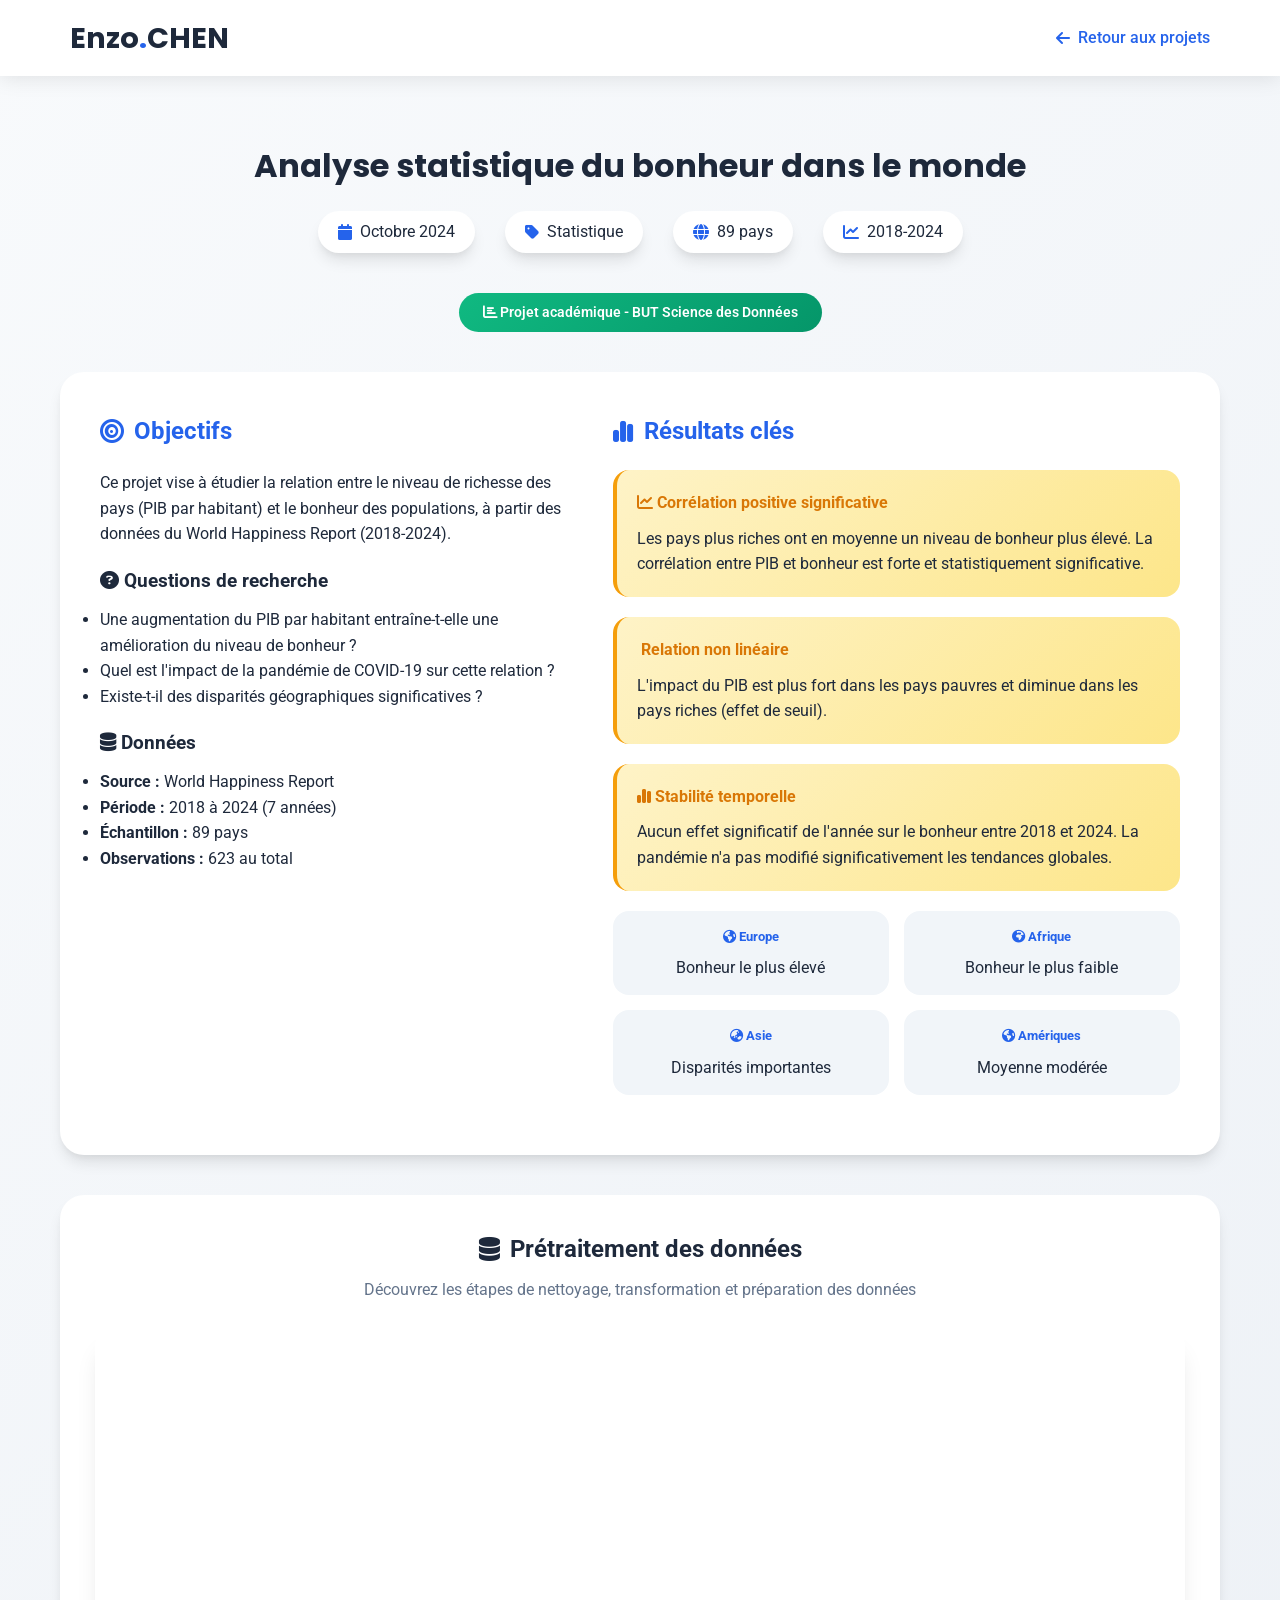
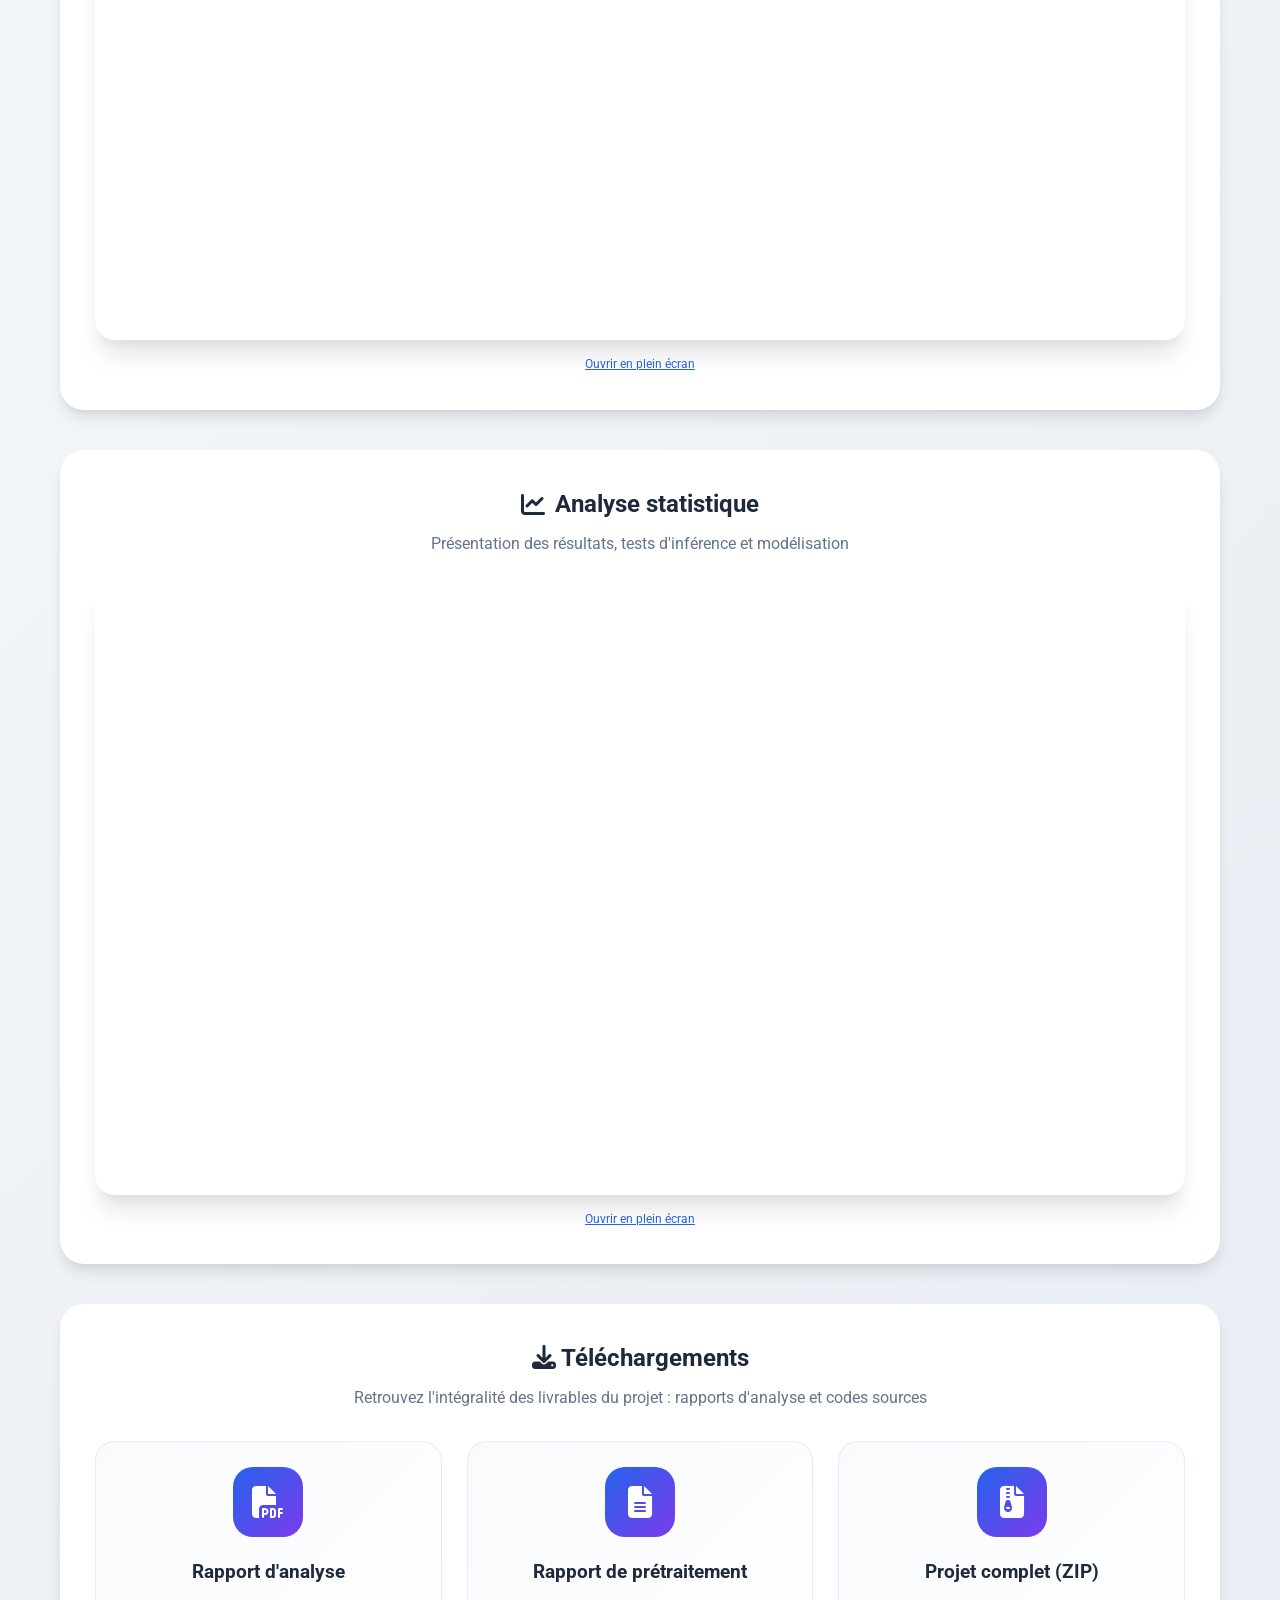
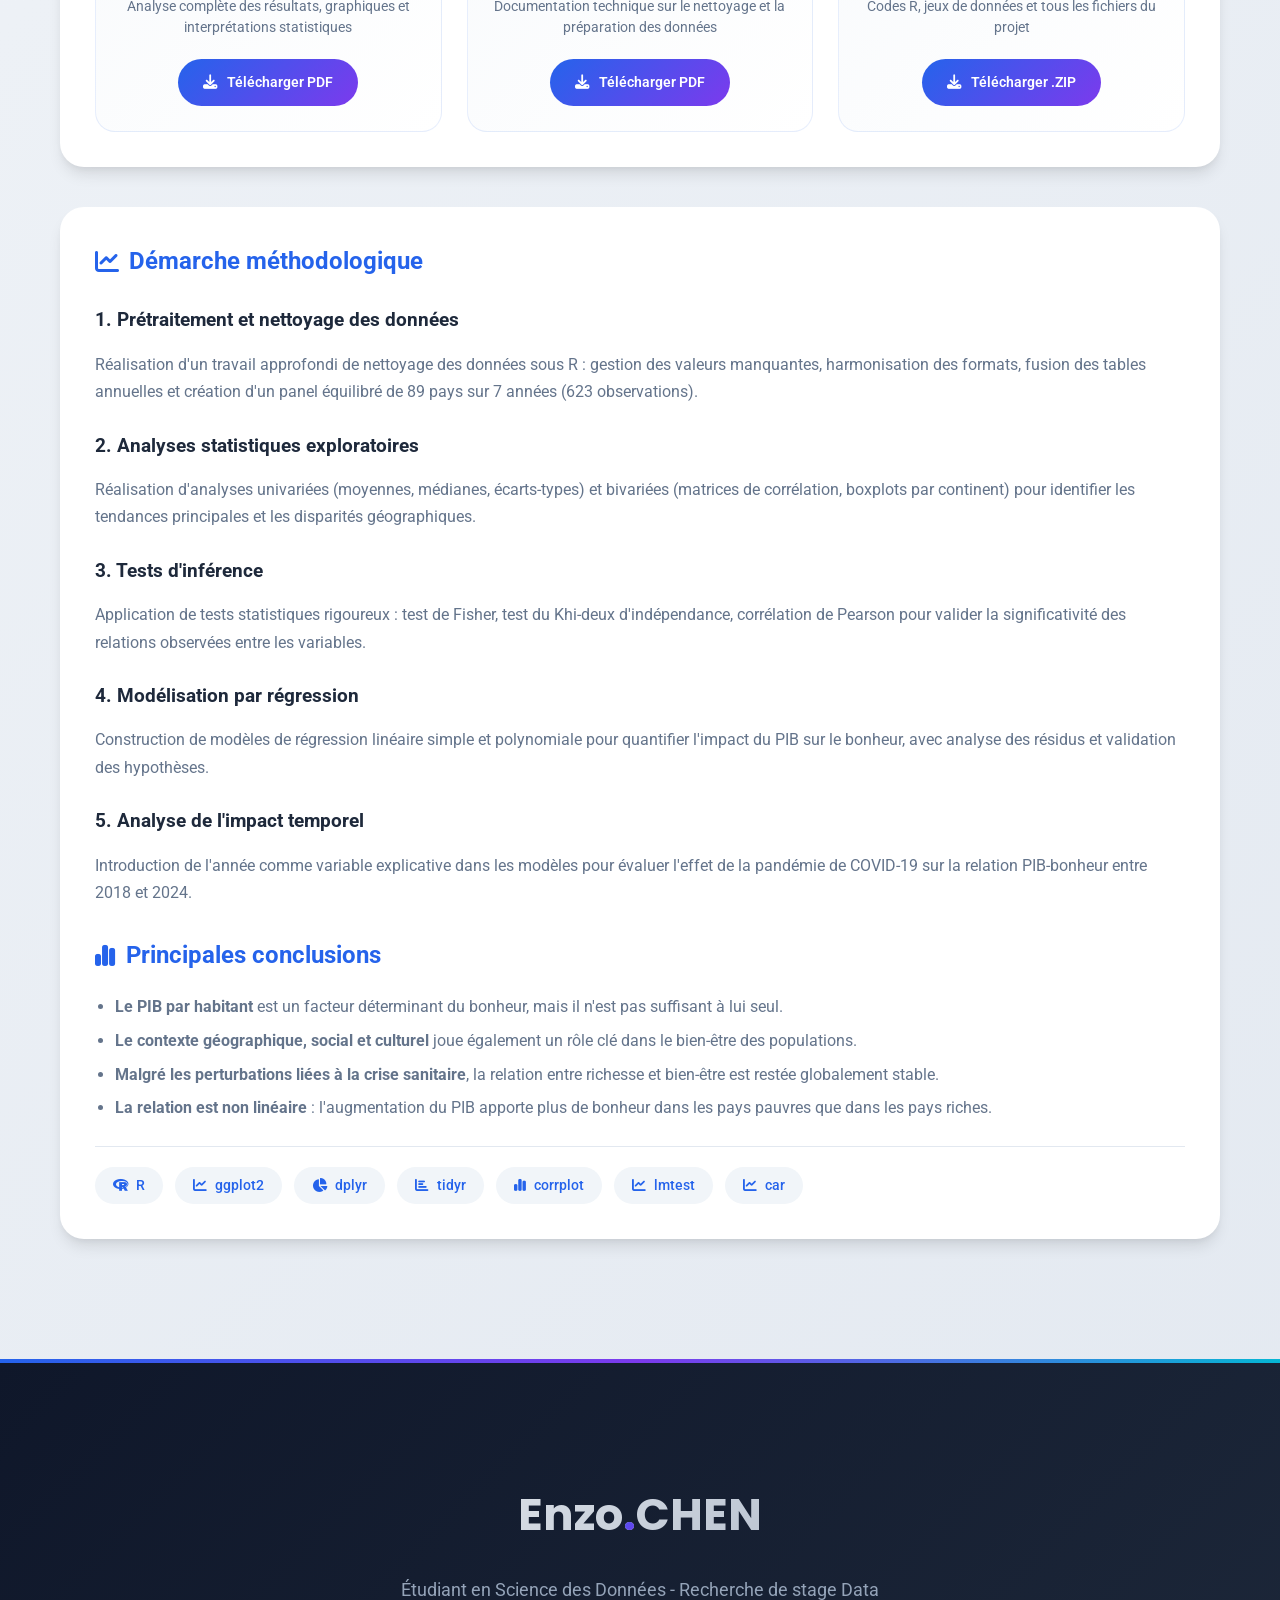
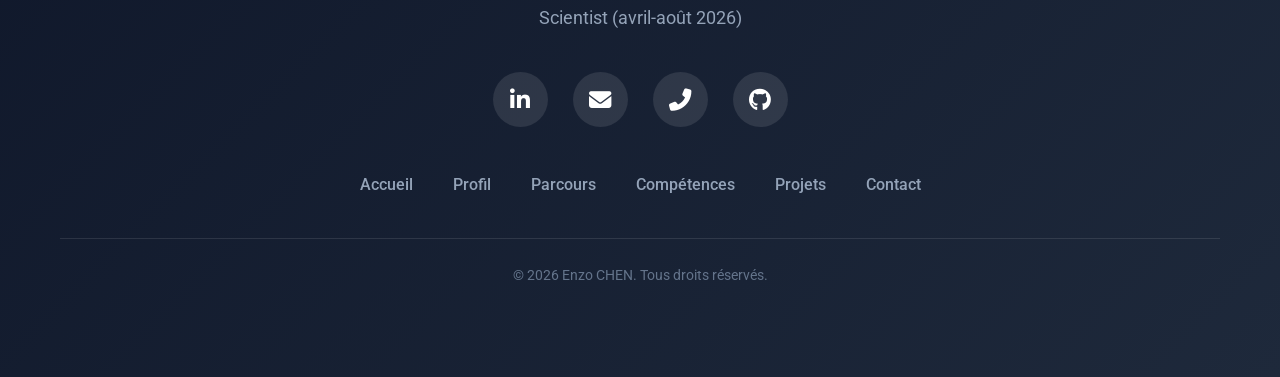
<file: projetAnalyseBonheur.html>
<!DOCTYPE html>
<html lang="fr">
<head>
    <meta charset="UTF-8">
    <meta name="viewport" content="width=device-width, initial-scale=1.0">
    <title>Analyse du bonheur dans le monde | Enzo CHEN</title>
    <link rel="stylesheet" href="https://cdnjs.cloudflare.com/ajax/libs/font-awesome/6.4.0/css/all.min.css">
    <link href="https://fonts.googleapis.com/css2?family=Poppins:wght@300;400;500;600;700&family=Roboto:wght@300;400;500;700&display=swap" rel="stylesheet">
    <style>
        * {
            margin: 0;
            padding: 0;
            box-sizing: border-box;
        }

        :root {
            --primary-color: #2563eb;
            --secondary-color: #7c3aed;
            --accent-color: #06b6d4;
            --dark-color: #1e293b;
            --light-color: #f8fafc;
            --gray-color: #64748b;
            --success-color: #10b981;
            --warning-color: #f59e0b;
            --shadow: 0 10px 15px -3px rgba(0, 0, 0, 0.1), 0 4px 6px -2px rgba(0, 0, 0, 0.05);
            --shadow-lg: 0 20px 25px -5px rgba(0, 0, 0, 0.1), 0 10px 10px -5px rgba(0, 0, 0, 0.04);
            --radius: 12px;
            --transition: all 0.3s ease;
        }

        body {
            font-family: 'Roboto', sans-serif;
            line-height: 1.6;
            color: var(--dark-color);
            background: linear-gradient(135deg, #f8fafc 0%, #e2e8f0 100%);
            min-height: 100vh;
        }

        .container {
            max-width: 1200px;
            margin: 0 auto;
            padding: 40px 20px;
        }

        /* Navigation */
        .navbar {
            position: fixed;
            top: 0;
            left: 0;
            width: 100%;
            background: rgba(255, 255, 255, 0.95);
            backdrop-filter: blur(10px);
            z-index: 1000;
            padding: 15px 0;
            box-shadow: 0 2px 20px rgba(0, 0, 0, 0.1);
        }

        .nav-container {
            display: flex;
            justify-content: space-between;
            align-items: center;
            padding: 0 30px;
            max-width: 1200px;
            margin: 0 auto;
        }

        .logo {
            font-family: 'Poppins', sans-serif;
            font-size: 1.8rem;
            font-weight: 700;
            color: var(--dark-color);
        }

        .logo-dot {
            color: var(--primary-color);
        }

        .back-link {
            color: var(--primary-color);
            text-decoration: none;
            font-weight: 500;
            transition: var(--transition);
            display: flex;
            align-items: center;
            gap: 8px;
        }

        .back-link:hover {
            color: var(--secondary-color);
            transform: translateX(-5px);
        }

        /* Header projet */
        .projet-header {
            margin-top: 100px;
            margin-bottom: 40px;
            text-align: center;
        }

        .projet-header h1 {
            font-size: 2rem;
            color: var(--dark-color);
            margin-bottom: 20px;
            font-family: 'Poppins', sans-serif;
        }

        .projet-meta {
            display: flex;
            justify-content: center;
            gap: 30px;
            flex-wrap: wrap;
            margin-bottom: 30px;
        }

        .meta-item {
            display: flex;
            align-items: center;
            gap: 8px;
            background: white;
            padding: 8px 20px;
            border-radius: 30px;
            box-shadow: var(--shadow);
        }

        .meta-item i {
            color: var(--primary-color);
        }

        .category-badge {
            display: inline-block;
            background: linear-gradient(135deg, #10b981, #059669);
            color: white;
            padding: 8px 24px;
            border-radius: 40px;
            font-weight: 600;
            font-size: 0.9rem;
            margin-top: 10px;
        }

        /* Contenu principal */
        .projet-content {
            display: grid;
            grid-template-columns: 1fr 1.2fr;
            gap: 40px;
            background: white;
            border-radius: 24px;
            padding: 40px;
            box-shadow: var(--shadow);
            margin-bottom: 40px;
        }

        /* Section Canva */
        .canva-section {
            background: white;
            border-radius: 24px;
            padding: 35px;
            box-shadow: var(--shadow);
            margin-bottom: 40px;
        }

        .canva-title {
            text-align: center;
            margin-bottom: 25px;
        }

        .canva-title h2 {
            font-size: 1.5rem;
            color: var(--dark-color);
            margin-bottom: 8px;
            display: flex;
            align-items: center;
            justify-content: center;
            gap: 10px;
        }

        .canva-title p {
            color: var(--gray-color);
        }

        .canva-container {
            position: relative;
            width: 100%;
            height: 0;
            padding-bottom: 56.25%; /* Ratio 16:9 */
            overflow: hidden;
            border-radius: 20px;
            box-shadow: var(--shadow-lg);
        }

        .canva-container iframe {
            position: absolute;
            top: 0;
            left: 0;
            width: 100%;
            height: 100%;
            border: none;
            border-radius: 20px;
        }

        /* Section des téléchargements */
        .downloads-section {
            background: white;
            border-radius: 24px;
            padding: 35px;
            box-shadow: var(--shadow);
            margin-bottom: 40px;
        }

        .downloads-title {
            text-align: center;
            margin-bottom: 30px;
        }

        .downloads-title h2 {
            font-size: 1.5rem;
            color: var(--dark-color);
            margin-bottom: 8px;
        }

        .downloads-title p {
            color: var(--gray-color);
        }

        .downloads-grid {
            display: grid;
            grid-template-columns: repeat(3, 1fr);
            gap: 25px;
        }

        .download-card {
            background: linear-gradient(135deg, #f8fafc, #ffffff);
            border-radius: 20px;
            padding: 25px;
            text-align: center;
            transition: var(--transition);
            border: 1px solid rgba(37, 99, 235, 0.1);
        }

        .download-card:hover {
            transform: translateY(-5px);
            box-shadow: var(--shadow-lg);
            border-color: var(--primary-color);
        }

        .download-icon {
            width: 70px;
            height: 70px;
            background: linear-gradient(135deg, var(--primary-color), var(--secondary-color));
            border-radius: 20px;
            display: flex;
            align-items: center;
            justify-content: center;
            margin: 0 auto 20px;
        }

        .download-icon i {
            font-size: 2rem;
            color: white;
        }

        .download-card h3 {
            font-size: 1.2rem;
            margin-bottom: 8px;
            color: var(--dark-color);
        }

        .download-card p {
            font-size: 0.85rem;
            color: var(--gray-color);
            margin-bottom: 20px;
        }

        .download-btn {
            display: inline-flex;
            align-items: center;
            gap: 10px;
            background: linear-gradient(135deg, var(--primary-color), var(--secondary-color));
            color: white;
            padding: 12px 25px;
            border-radius: 40px;
            text-decoration: none;
            font-weight: 600;
            font-size: 0.9rem;
            transition: var(--transition);
            border: none;
            cursor: pointer;
        }

        .download-btn:hover {
            transform: translateY(-2px);
            box-shadow: var(--shadow);
        }

        /* Section description */
        .description-section {
            background: white;
            border-radius: 24px;
            padding: 35px;
            box-shadow: var(--shadow);
        }

        .description-section h2 {
            color: var(--primary-color);
            margin-bottom: 20px;
            font-size: 1.5rem;
            display: flex;
            align-items: center;
            gap: 10px;
        }

        .description-section h3 {
            margin: 25px 0 15px;
            color: var(--dark-color);
            font-size: 1.2rem;
        }

        .description-section p {
            color: var(--gray-color);
            margin-bottom: 15px;
            line-height: 1.7;
        }

        .description-section ul {
            padding-left: 20px;
            margin-bottom: 20px;
        }

        .description-section li {
            color: var(--gray-color);
            margin-bottom: 8px;
        }

        .result-box {
            background: linear-gradient(135deg, #fef3c7, #fde68a);
            border-left: 4px solid #f59e0b;
            padding: 20px;
            border-radius: 16px;
            margin: 20px 0;
        }

        .result-box h4 {
            color: #d97706;
            margin-bottom: 10px;
        }

        .result-box p {
            margin-bottom: 0;
        }

        .continent-stats {
            display: grid;
            grid-template-columns: repeat(2, 1fr);
            gap: 15px;
            margin: 20px 0;
        }

        .continent-card {
            background: #f1f5f9;
            border-radius: 16px;
            padding: 15px;
            text-align: center;
        }

        .continent-card h5 {
            color: var(--primary-color);
            margin-bottom: 8px;
        }

        .tech-stack {
            display: flex;
            flex-wrap: wrap;
            gap: 12px;
            margin-top: 25px;
            padding-top: 20px;
            border-top: 1px solid #e2e8f0;
        }

        .tech-stack span {
            background: #f1f5f9;
            padding: 8px 18px;
            border-radius: 30px;
            font-size: 0.85rem;
            color: var(--primary-color);
            font-weight: 500;
            display: inline-flex;
            align-items: center;
            gap: 8px;
        }

        .footer {
            background: var(--dark-color);
            color: white;
            padding: 40px 0;
            text-align: center;
            margin-top: 60px;
        }

        .btn-retour {
            display: inline-flex;
            align-items: center;
            gap: 10px;
            background: transparent;
            border: 2px solid var(--primary-color);
            color: var(--primary-color);
            padding: 12px 28px;
            border-radius: 40px;
            text-decoration: none;
            font-weight: 500;
            transition: var(--transition);
            margin-bottom: 20px;
        }

        .btn-retour:hover {
            background: var(--primary-color);
            color: white;
        }

        /* Responsive */
        @media (max-width: 992px) {
            .projet-content {
                grid-template-columns: 1fr;
                gap: 30px;
            }
            
            .downloads-grid {
                grid-template-columns: repeat(2, 1fr);
                gap: 20px;
            }
        }

        @media (max-width: 768px) {
            .projet-header h1 {
                font-size: 1.5rem;
            }
            
            .container {
                padding: 20px;
            }
            
            .projet-content,
            .canva-section,
            .downloads-section,
            .description-section {
                padding: 25px;
            }
            
            .meta-item {
                padding: 5px 15px;
                font-size: 0.8rem;
            }
            
            .downloads-grid {
                grid-template-columns: 1fr;
                gap: 20px;
            }
            
            .continent-stats {
                grid-template-columns: 1fr;
            }
        }
		
		/* Footer - Version standard */
.footer {
    background: linear-gradient(135deg, #0f172a 0%, #1e293b 100%);
    color: white;
    padding: 60px 0 30px;
    position: relative;
    overflow: hidden;
    margin-top: 60px;
}

.footer::before {
    content: '';
    position: absolute;
    top: 0;
    left: 0;
    right: 0;
    height: 3px;
    background: linear-gradient(90deg, var(--primary-color), var(--secondary-color), var(--accent-color));
}

.footer-content {
    text-align: center;
    position: relative;
    z-index: 2;
}

.footer-logo {
    font-family: 'Poppins', sans-serif;
    font-size: 2.2rem;
    font-weight: 700;
    margin-bottom: 20px;
    background: linear-gradient(135deg, #ffffff, #94a3b8);
    -webkit-background-clip: text;
    background-clip: text;
    color: transparent;
}

.footer-logo-dot {
    background: linear-gradient(135deg, var(--primary-color), var(--secondary-color));
    -webkit-background-clip: text;
    background-clip: text;
    color: transparent;
}

.footer-text {
    color: #94a3b8;
    margin-bottom: 30px;
    max-width: 500px;
    margin-left: auto;
    margin-right: auto;
    font-size: 0.95rem;
    line-height: 1.6;
}

/* Liens de navigation footer */
.footer-links {
    display: flex;
    justify-content: center;
    flex-wrap: wrap;
    gap: 30px;
    margin-bottom: 30px;
}

.footer-links a {
    color: #94a3b8;
    text-decoration: none;
    font-size: 0.85rem;
    font-weight: 500;
    transition: var(--transition);
    position: relative;
}

.footer-links a::after {
    content: '';
    position: absolute;
    bottom: -5px;
    left: 0;
    width: 0;
    height: 2px;
    background: linear-gradient(90deg, var(--primary-color), var(--secondary-color));
    transition: var(--transition);
}

.footer-links a:hover {
    color: white;
}

.footer-links a:hover::after {
    width: 100%;
}

/* Réseaux sociaux */
.footer-social {
    display: flex;
    justify-content: center;
    gap: 20px;
    margin-bottom: 35px;
}

.social-link {
    width: 45px;
    height: 45px;
    background: rgba(255, 255, 255, 0.08);
    border-radius: 50%;
    display: flex;
    align-items: center;
    justify-content: center;
    color: white;
    font-size: 1.2rem;
    transition: var(--transition);
    text-decoration: none;
    position: relative;
    overflow: hidden;
}

.social-link::before {
    content: '';
    position: absolute;
    top: 0;
    left: -100%;
    width: 100%;
    height: 100%;
    background: linear-gradient(135deg, var(--primary-color), var(--secondary-color));
    transition: var(--transition);
    z-index: -1;
}

.social-link:hover::before {
    left: 0;
}

.social-link:hover {
    transform: translateY(-5px);
    color: white;
}

/* Couleurs spécifiques au survol */
.social-link.linkedin:hover::before {
    background: linear-gradient(135deg, #0077b5, #00a0dc);
}

.social-link.email:hover::before {
    background: linear-gradient(135deg, #ea4335, #fbbc04);
}

.social-link.phone:hover::before {
    background: linear-gradient(135deg, #34a853, #00c851);
}

.social-link.github:hover::before {
    background: linear-gradient(135deg, #333, #6e5494);
}

/* Copyright */
.footer-copyright {
    color: #64748b;
    font-size: 0.8rem;
    margin-top: 20px;
    padding-top: 20px;
    border-top: 1px solid rgba(255, 255, 255, 0.08);
}

/* Responsive */
@media (max-width: 768px) {
    .footer {
        padding: 40px 0 20px;
    }
    
    .footer-logo {
        font-size: 1.8rem;
    }
    
    .footer-text {
        font-size: 0.85rem;
        padding: 0 20px;
    }
    
    .footer-links {
        gap: 20px;
    }
    
    .footer-links a {
        font-size: 0.75rem;
    }
    
    .social-link {
        width: 40px;
        height: 40px;
        font-size: 1rem;
    }
}


/* Footer - Version standard unique */
.footer {
    background: linear-gradient(135deg, #0f172a 0%, #1e293b 100%);
    color: white;
    padding: 60px 0 30px;
    position: relative;
    overflow: hidden;
    margin-top: 60px;
}

.footer::before {
    content: '';
    position: absolute;
    top: 0;
    left: 0;
    right: 0;
    height: 3px;
    background: linear-gradient(90deg, var(--primary-color), var(--secondary-color), var(--accent-color));
}

.footer-content {
    text-align: center;
    position: relative;
    z-index: 2;
}

.footer-logo {
    font-family: 'Poppins', sans-serif;
    font-size: 2.2rem;
    font-weight: 700;
    margin-bottom: 20px;
    background: linear-gradient(135deg, #ffffff, #94a3b8);
    -webkit-background-clip: text;
    background-clip: text;
    color: transparent;
}

.footer-logo-dot {
    background: linear-gradient(135deg, var(--primary-color), var(--secondary-color));
    -webkit-background-clip: text;
    background-clip: text;
    color: transparent;
}

.footer-text {
    color: #94a3b8;
    margin-bottom: 30px;
    max-width: 500px;
    margin-left: auto;
    margin-right: auto;
    font-size: 0.95rem;
    line-height: 1.6;
}

/* Liens de navigation footer */
.footer-links {
    display: flex;
    justify-content: center;
    flex-wrap: wrap;
    gap: 30px;
    margin-bottom: 30px;
}

.footer-links a {
    color: #94a3b8;
    text-decoration: none;
    font-size: 0.85rem;
    font-weight: 500;
    transition: var(--transition);
    position: relative;
}

.footer-links a::after {
    content: '';
    position: absolute;
    bottom: -5px;
    left: 0;
    width: 0;
    height: 2px;
    background: linear-gradient(90deg, var(--primary-color), var(--secondary-color));
    transition: var(--transition);
}

.footer-links a:hover {
    color: white;
}

.footer-links a:hover::after {
    width: 100%;
}

/* Réseaux sociaux */
.footer-social {
    display: flex;
    justify-content: center;
    gap: 20px;
    margin-bottom: 35px;
}

.social-link {
    width: 45px;
    height: 45px;
    background: rgba(255, 255, 255, 0.08);
    border-radius: 50%;
    display: flex;
    align-items: center;
    justify-content: center;
    color: white;
    font-size: 1.2rem;
    transition: var(--transition);
    text-decoration: none;
    position: relative;
    overflow: hidden;
}

.social-link::before {
    content: '';
    position: absolute;
    top: 0;
    left: -100%;
    width: 100%;
    height: 100%;
    background: linear-gradient(135deg, var(--primary-color), var(--secondary-color));
    transition: var(--transition);
    z-index: -1;
}

.social-link:hover::before {
    left: 0;
}

.social-link:hover {
    transform: translateY(-5px);
    color: white;
}

/* Couleurs spécifiques au survol */
.social-link.linkedin:hover::before {
    background: linear-gradient(135deg, #0077b5, #00a0dc);
}

.social-link.email:hover::before {
    background: linear-gradient(135deg, #ea4335, #fbbc04);
}

.social-link.phone:hover::before {
    background: linear-gradient(135deg, #34a853, #00c851);
}

.social-link.github:hover::before {
    background: linear-gradient(135deg, #333, #6e5494);
}

/* Copyright */
.footer-copyright {
    color: #64748b;
    font-size: 0.8rem;
    margin-top: 20px;
    padding-top: 20px;
    border-top: 1px solid rgba(255, 255, 255, 0.08);
}

/* Responsive */
@media (max-width: 768px) {
    .footer {
        padding: 40px 0 20px;
    }
    
    .footer-logo {
        font-size: 1.8rem;
    }
    
    .footer-text {
        font-size: 0.85rem;
        padding: 0 20px;
    }
    
    .footer-links {
        gap: 20px;
    }
    
    .footer-links a {
        font-size: 0.75rem;
    }
    
    .social-link {
        width: 40px;
        height: 40px;
        font-size: 1rem;
    }
}

/* Footer - Version agrandie */
.footer {
    background: linear-gradient(135deg, #0f172a 0%, #1e293b 100%);
    color: white;
    padding: 80px 0 50px;
    position: relative;
    overflow: hidden;
    margin-top: 80px;
}

.footer::before {
    content: '';
    position: absolute;
    top: 0;
    left: 0;
    right: 0;
    height: 4px;
    background: linear-gradient(90deg, var(--primary-color), var(--secondary-color), var(--accent-color));
}

.footer-content {
    text-align: center;
    position: relative;
    z-index: 2;
}

.footer-logo {
    font-family: 'Poppins', sans-serif;
    font-size: 2.8rem;
    font-weight: 700;
    margin-bottom: 25px;
    background: linear-gradient(135deg, #ffffff, #94a3b8);
    -webkit-background-clip: text;
    background-clip: text;
    color: transparent;
}

.footer-logo-dot {
    background: linear-gradient(135deg, var(--primary-color), var(--secondary-color));
    -webkit-background-clip: text;
    background-clip: text;
    color: transparent;
}

.footer-text {
    color: #94a3b8;
    margin-bottom: 40px;
    max-width: 550px;
    margin-left: auto;
    margin-right: auto;
    font-size: 1.1rem;
    line-height: 1.6;
}

/* Liens de navigation footer */
.footer-links {
    display: flex;
    justify-content: center;
    flex-wrap: wrap;
    gap: 40px;
    margin-bottom: 40px;
}

.footer-links a {
    color: #94a3b8;
    text-decoration: none;
    font-size: 1rem;
    font-weight: 500;
    transition: var(--transition);
    position: relative;
}

.footer-links a::after {
    content: '';
    position: absolute;
    bottom: -6px;
    left: 0;
    width: 0;
    height: 2px;
    background: linear-gradient(90deg, var(--primary-color), var(--secondary-color));
    transition: var(--transition);
}

.footer-links a:hover {
    color: white;
}

.footer-links a:hover::after {
    width: 100%;
}

/* Réseaux sociaux */
.footer-social {
    display: flex;
    justify-content: center;
    gap: 25px;
    margin-bottom: 45px;
}

.social-link {
    width: 55px;
    height: 55px;
    background: rgba(255, 255, 255, 0.1);
    border-radius: 50%;
    display: flex;
    align-items: center;
    justify-content: center;
    color: white;
    font-size: 1.4rem;
    transition: var(--transition);
    text-decoration: none;
    position: relative;
    overflow: hidden;
}

.social-link::before {
    content: '';
    position: absolute;
    top: 0;
    left: -100%;
    width: 100%;
    height: 100%;
    background: linear-gradient(135deg, var(--primary-color), var(--secondary-color));
    transition: var(--transition);
    z-index: -1;
}

.social-link:hover::before {
    left: 0;
}

.social-link:hover {
    transform: translateY(-5px);
    color: white;
}

/* Couleurs spécifiques au survol */
.social-link.linkedin:hover::before {
    background: linear-gradient(135deg, #0077b5, #00a0dc);
}

.social-link.email:hover::before {
    background: linear-gradient(135deg, #ea4335, #fbbc04);
}

.social-link.phone:hover::before {
    background: linear-gradient(135deg, #34a853, #00c851);
}

.social-link.github:hover::before {
    background: linear-gradient(135deg, #333, #6e5494);
}

/* Copyright */
.footer-copyright {
    color: #64748b;
    font-size: 0.9rem;
    margin-top: 25px;
    padding-top: 25px;
    border-top: 1px solid rgba(255, 255, 255, 0.1);
}

/* Responsive */
@media (max-width: 768px) {
    .footer {
        padding: 50px 0 30px;
        margin-top: 50px;
    }
    
    .footer-logo {
        font-size: 2rem;
        margin-bottom: 20px;
    }
    
    .footer-text {
        font-size: 0.9rem;
        padding: 0 20px;
        margin-bottom: 30px;
    }
    
    .footer-links {
        gap: 25px;
        margin-bottom: 30px;
    }
    
    .footer-links a {
        font-size: 0.85rem;
    }
    
    .footer-social {
        gap: 15px;
        margin-bottom: 35px;
    }
    
    .social-link {
        width: 45px;
        height: 45px;
        font-size: 1.2rem;
    }
    
    .footer-copyright {
        font-size: 0.75rem;
    }
}
/* Footer */
.footer {
    background: linear-gradient(135deg, #0f172a 0%, #1e293b 100%);
    color: white;
    padding: 80px 0 50px;
    position: relative;
    overflow: hidden;
    margin-top: 80px;
}
.footer::before {
    content: '';
    position: absolute;
    top: 0; left: 0; right: 0;
    height: 4px;
    background: linear-gradient(90deg, var(--primary-color), var(--secondary-color), var(--accent-color));
}
.footer-content { text-align: center; position: relative; z-index: 2; }
.footer-logo {
    font-family: 'Poppins', sans-serif;
    font-size: 2.8rem;
    font-weight: 700;
    margin-bottom: 25px;
    background: linear-gradient(135deg, #ffffff, #94a3b8);
    -webkit-background-clip: text;
    background-clip: text;
    color: transparent;
}
.footer-logo-dot {
    background: linear-gradient(135deg, var(--primary-color), var(--secondary-color));
    -webkit-background-clip: text;
    background-clip: text;
    color: transparent;
}
.footer-text {
    color: #94a3b8;
    margin-bottom: 40px;
    max-width: 550px;
    margin-left: auto;
    margin-right: auto;
    font-size: 1.1rem;
    line-height: 1.6;
}
.footer-links {
    display: flex;
    justify-content: center;
    flex-wrap: wrap;
    gap: 40px;
    margin-bottom: 40px;
}
.footer-links a {
    color: #94a3b8;
    text-decoration: none;
    font-size: 1rem;
    font-weight: 500;
    transition: var(--transition);
    position: relative;
}
.footer-links a::after {
    content: '';
    position: absolute;
    bottom: -6px;
    left: 0;
    width: 0;
    height: 2px;
    background: linear-gradient(90deg, var(--primary-color), var(--secondary-color));
    transition: var(--transition);
}
.footer-links a:hover { color: white; }
.footer-links a:hover::after { width: 100%; }
.footer-social {
    display: flex;
    justify-content: center;
    gap: 25px;
    margin-bottom: 45px;
}
.social-link {
    width: 55px;
    height: 55px;
    background: rgba(255, 255, 255, 0.1);
    border-radius: 50%;
    display: flex;
    align-items: center;
    justify-content: center;
    color: white;
    font-size: 1.4rem;
    transition: var(--transition);
    text-decoration: none;
    position: relative;
    overflow: hidden;
}
.social-link::before {
    content: '';
    position: absolute;
    top: 0;
    left: -100%;
    width: 100%;
    height: 100%;
    background: linear-gradient(135deg, var(--primary-color), var(--secondary-color));
    transition: var(--transition);
    z-index: -1;
}
.social-link:hover::before { left: 0; }
.social-link:hover { transform: translateY(-5px); color: white; }
.social-link.linkedin:hover::before { background: linear-gradient(135deg, #0077b5, #00a0dc); }
.social-link.email:hover::before { background: linear-gradient(135deg, #ea4335, #fbbc04); }
.social-link.phone:hover::before { background: linear-gradient(135deg, #34a853, #00c851); }
.social-link.github:hover::before { background: linear-gradient(135deg, #333, #6e5494); }
.footer-copyright {
    color: #64748b;
    font-size: 0.9rem;
    margin-top: 25px;
    padding-top: 25px;
    border-top: 1px solid rgba(255, 255, 255, 0.1);
}
@media (max-width: 768px) {
    .footer { padding: 50px 0 30px; margin-top: 50px; }
    .footer-logo { font-size: 2rem; margin-bottom: 20px; }
    .footer-text { font-size: 0.9rem; padding: 0 20px; margin-bottom: 30px; }
    .footer-links { gap: 25px; margin-bottom: 30px; }
    .footer-links a { font-size: 0.85rem; }
    .footer-social { gap: 15px; margin-bottom: 35px; }
    .social-link { width: 45px; height: 45px; font-size: 1.2rem; }
    .footer-copyright { font-size: 0.75rem; }
}

/* Footer */
.footer {
    background: linear-gradient(135deg, #0f172a 0%, #1e293b 100%);
    color: white;
    padding: 80px 0 50px;
    position: relative;
    overflow: hidden;
    margin-top: 80px;
}
.footer::before {
    content: '';
    position: absolute;
    top: 0; left: 0; right: 0;
    height: 4px;
    background: linear-gradient(90deg, var(--primary-color), var(--secondary-color), var(--accent-color));
}
.footer-content { text-align: center; position: relative; z-index: 2; }
.footer-logo {
    font-family: 'Poppins', sans-serif;
    font-size: 2.8rem;
    font-weight: 700;
    margin-bottom: 25px;
    background: linear-gradient(135deg, #ffffff, #94a3b8);
    -webkit-background-clip: text;
    background-clip: text;
    color: transparent;
}
.footer-logo-dot {
    background: linear-gradient(135deg, var(--primary-color), var(--secondary-color));
    -webkit-background-clip: text;
    background-clip: text;
    color: transparent;
}
.footer-text {
    color: #94a3b8;
    margin-bottom: 40px;
    max-width: 550px;
    margin-left: auto;
    margin-right: auto;
    font-size: 1.1rem;
    line-height: 1.6;
}
.footer-links {
    display: flex;
    justify-content: center;
    flex-wrap: wrap;
    gap: 40px;
    margin-bottom: 40px;
}
.footer-links a {
    color: #94a3b8;
    text-decoration: none;
    font-size: 1rem;
    font-weight: 500;
    transition: var(--transition);
    position: relative;
}
.footer-links a::after {
    content: '';
    position: absolute;
    bottom: -6px;
    left: 0;
    width: 0;
    height: 2px;
    background: linear-gradient(90deg, var(--primary-color), var(--secondary-color));
    transition: var(--transition);
}
.footer-links a:hover { color: white; }
.footer-links a:hover::after { width: 100%; }
.footer-social {
    display: flex;
    justify-content: center;
    gap: 25px;
    margin-bottom: 45px;
}
.social-link {
    width: 55px;
    height: 55px;
    background: rgba(255, 255, 255, 0.1);
    border-radius: 50%;
    display: flex;
    align-items: center;
    justify-content: center;
    color: white;
    font-size: 1.4rem;
    transition: var(--transition);
    text-decoration: none;
    position: relative;
    overflow: hidden;
}
.social-link::before {
    content: '';
    position: absolute;
    top: 0;
    left: -100%;
    width: 100%;
    height: 100%;
    background: linear-gradient(135deg, var(--primary-color), var(--secondary-color));
    transition: var(--transition);
    z-index: -1;
}
.social-link:hover::before { left: 0; }
.social-link:hover { transform: translateY(-5px); color: white; }
.social-link.linkedin:hover::before { background: linear-gradient(135deg, #0077b5, #00a0dc); }
.social-link.email:hover::before { background: linear-gradient(135deg, #ea4335, #fbbc04); }
.social-link.phone:hover::before { background: linear-gradient(135deg, #34a853, #00c851); }
.social-link.github:hover::before { background: linear-gradient(135deg, #333, #6e5494); }
.footer-copyright {
    color: #64748b;
    font-size: 0.9rem;
    margin-top: 25px;
    padding-top: 25px;
    border-top: 1px solid rgba(255, 255, 255, 0.1);
}
@media (max-width: 768px) {
    .footer { padding: 50px 0 30px; margin-top: 50px; }
    .footer-logo { font-size: 2rem; margin-bottom: 20px; }
    .footer-text { font-size: 0.9rem; padding: 0 20px; margin-bottom: 30px; }
    .footer-links { gap: 25px; margin-bottom: 30px; }
    .footer-links a { font-size: 0.85rem; }
    .footer-social { gap: 15px; margin-bottom: 35px; }
    .social-link { width: 45px; height: 45px; font-size: 1.2rem; }
    .footer-copyright { font-size: 0.75rem; }
}

    </style>
</head>
<body>
    <nav class="navbar">
        <div class="nav-container">
            <div class="logo">Enzo<span class="logo-dot">.</span>CHEN</div>
            <a href="index.html#projets" class="back-link"><i class="fas fa-arrow-left"></i> Retour aux projets</a>
        </div>
    </nav>

    <div class="container">
        <div class="projet-header">
            <h1>Analyse statistique du bonheur dans le monde</h1>
            <div class="projet-meta">
                <div class="meta-item"><i class="fas fa-calendar"></i> Octobre 2024</div>
                <div class="meta-item"><i class="fas fa-tag"></i> Statistique</div>
                <div class="meta-item"><i class="fas fa-globe"></i> 89 pays</div>
                <div class="meta-item"><i class="fas fa-chart-line"></i> 2018-2024</div>
            </div>
            <div class="category-badge">
                <i class="fas fa-chart-bar"></i> Projet académique - BUT Science des Données
            </div>
        </div>

        <div class="projet-content">
            <!-- Partie gauche : Résumé / Objectifs -->
            <div>
                <h2 style="color: var(--primary-color); margin-bottom: 20px; display: flex; align-items: center; gap: 10px;">
                    <i class="fas fa-bullseye"></i> Objectifs
                </h2>
                <p>Ce projet vise à étudier la relation entre le niveau de richesse des pays (PIB par habitant) et le bonheur des populations, à partir des données du World Happiness Report (2018-2024).</p>
                
                <h3 style="margin: 20px 0 10px;"><i class="fas fa-question-circle"></i> Questions de recherche</h3>
                <ul>
                    <li>Une augmentation du PIB par habitant entraîne-t-elle une amélioration du niveau de bonheur ?</li>
                    <li>Quel est l'impact de la pandémie de COVID-19 sur cette relation ?</li>
                    <li>Existe-t-il des disparités géographiques significatives ?</li>
                </ul>

                <h3 style="margin: 20px 0 10px;"><i class="fas fa-database"></i> Données</h3>
                <ul>
                    <li><strong>Source :</strong> World Happiness Report</li>
                    <li><strong>Période :</strong> 2018 à 2024 (7 années)</li>
                    <li><strong>Échantillon :</strong> 89 pays</li>
                    <li><strong>Observations :</strong> 623 au total</li>
                </ul>
            </div>

            <!-- Partie droite : Résultats clés -->
            <div>
                <h2 style="color: var(--primary-color); margin-bottom: 20px; display: flex; align-items: center; gap: 10px;">
                    <i class="fas fa-chart-simple"></i> Résultats clés
                </h2>
                
                <div class="result-box">
                    <h4><i class="fas fa-chart-line"></i> Corrélation positive significative</h4>
                    <p>Les pays plus riches ont en moyenne un niveau de bonheur plus élevé. La corrélation entre PIB et bonheur est forte et statistiquement significative.</p>
                </div>

                <div class="result-box">
                    <h4><i class="fas fa-waveform"></i> Relation non linéaire</h4>
                    <p>L'impact du PIB est plus fort dans les pays pauvres et diminue dans les pays riches (effet de seuil).</p>
                </div>

                <div class="result-box">
                    <h4><i class="fas fa-chart-simple"></i> Stabilité temporelle</h4>
                    <p>Aucun effet significatif de l'année sur le bonheur entre 2018 et 2024. La pandémie n'a pas modifié significativement les tendances globales.</p>
                </div>

                <div class="continent-stats">
                    <div class="continent-card">
                        <h5><i class="fas fa-globe-americas"></i> Europe</h5>
                        <p>Bonheur le plus élevé</p>
                    </div>
                    <div class="continent-card">
                        <h5><i class="fas fa-globe-africa"></i> Afrique</h5>
                        <p>Bonheur le plus faible</p>
                    </div>
                    <div class="continent-card">
                        <h5><i class="fas fa-globe-asia"></i> Asie</h5>
                        <p>Disparités importantes</p>
                    </div>
                    <div class="continent-card">
                        <h5><i class="fas fa-globe-americas"></i> Amériques</h5>
                        <p>Moyenne modérée</p>
                    </div>
                </div>
            </div>
        </div>

        <!-- Section Canva 1 - Prétraitement des données -->
        <div class="canva-section">
            <div class="canva-title">
                <h2><i class="fas fa-database"></i> Prétraitement des données</h2>
                <p>Découvrez les étapes de nettoyage, transformation et préparation des données</p>
            </div>
            <div class="canva-container">
                <iframe src="https://www.canva.com/design/DAGiSaDS2iQ/TiFsaAL2KB7o_vBK1UfpUg/view?embed" allowfullscreen="allowfullscreen" allow="fullscreen">
                </iframe>
            </div>
            <div style="text-align: center; margin-top: 15px; font-size: 0.75rem; color: var(--gray-color);">
                <a href="https://www.canva.com/design/DAGiSaDS2iQ/TiFsaAL2KB7o_vBK1UfpUg/view?utm_content=DAGiSaDS2iQ&utm_campaign=designshare&utm_medium=embeds&utm_source=link" target="_blank" rel="noopener noreferrer" style="color: var(--primary-color);">Ouvrir en plein écran</a>
            </div>
        </div>

        <!-- Section Canva 2 - Analyse statistique -->
        <div class="canva-section">
            <div class="canva-title">
                <h2><i class="fas fa-chart-line"></i> Analyse statistique</h2>
                <p>Présentation des résultats, tests d'inférence et modélisation</p>
            </div>
            <div class="canva-container">
                <iframe src="https://www.canva.com/design/DAHFtxwnID0/f5-1E7A6-p53XotrALZgWg/view?embed" allowfullscreen="allowfullscreen" allow="fullscreen">
                </iframe>
            </div>
            <div style="text-align: center; margin-top: 15px; font-size: 0.75rem; color: var(--gray-color);">
                <a href="https://www.canva.com/design/DAHFtxwnID0/f5-1E7A6-p53XotrALZgWg/view?utm_content=DAHFtxwnID0&utm_campaign=designshare&utm_medium=embeds&utm_source=link" target="_blank" rel="noopener noreferrer" style="color: var(--primary-color);">Ouvrir en plein écran</a>
            </div>
        </div>

        <!-- Section des téléchargements -->
        <div class="downloads-section">
            <div class="downloads-title">
                <h2><i class="fas fa-download"></i> Téléchargements</h2>
                <p>Retrouvez l'intégralité des livrables du projet : rapports d'analyse et codes sources</p>
            </div>
            <div class="downloads-grid">
                <div class="download-card">
                    <div class="download-icon">
                        <i class="fas fa-file-pdf"></i>
                    </div>
                    <h3>Rapport d'analyse</h3>
                    <p>Analyse complète des résultats, graphiques et interprétations statistiques</p>
                    <a href="pdf/Rapport_SAEprojet_BALIT_CHEN_DAI_MA_MANTOUADI-KINA.pdf" class="download-btn" download>
                        <i class="fas fa-download"></i> Télécharger PDF
                    </a>
                </div>
                <div class="download-card">
                    <div class="download-icon">
                        <i class="fas fa-file-alt"></i>
                    </div>
                    <h3>Rapport de prétraitement</h3>
                    <p>Documentation technique sur le nettoyage et la préparation des données</p>
                    <a href="pdf/G6_BALIT_CHEN_DAI_MA_MANTOUADI-KINA_Rapport Technique Intermédiaire V2.pdf" class="download-btn" download>
                        <i class="fas fa-download"></i> Télécharger PDF
                    </a>
                </div>
                <div class="download-card">
                    <div class="download-icon">
                        <i class="fas fa-file-archive"></i>
                    </div>
                    <h3>Projet complet (ZIP)</h3>
                    <p>Codes R, jeux de données et tous les fichiers du projet</p>
                    <a href="pdf/PretraitementBonheur.zip" class="download-btn" download>
                        <i class="fas fa-download"></i> Télécharger .ZIP
                    </a>
                </div>
            </div>
        </div>

        <!-- Section description détaillée -->
        <div class="description-section">
            <h2><i class="fas fa-chart-line"></i> Démarche méthodologique</h2>
            
            <h3>1. Prétraitement et nettoyage des données</h3>
            <p>Réalisation d'un travail approfondi de nettoyage des données sous R : gestion des valeurs manquantes, harmonisation des formats, fusion des tables annuelles et création d'un panel équilibré de 89 pays sur 7 années (623 observations).</p>
            
            <h3>2. Analyses statistiques exploratoires</h3>
            <p>Réalisation d'analyses univariées (moyennes, médianes, écarts-types) et bivariées (matrices de corrélation, boxplots par continent) pour identifier les tendances principales et les disparités géographiques.</p>
            
            <h3>3. Tests d'inférence</h3>
            <p>Application de tests statistiques rigoureux : test de Fisher, test du Khi-deux d'indépendance, corrélation de Pearson pour valider la significativité des relations observées entre les variables.</p>
            
            <h3>4. Modélisation par régression</h3>
            <p>Construction de modèles de régression linéaire simple et polynomiale pour quantifier l'impact du PIB sur le bonheur, avec analyse des résidus et validation des hypothèses.</p>
            
            <h3>5. Analyse de l'impact temporel</h3>
            <p>Introduction de l'année comme variable explicative dans les modèles pour évaluer l'effet de la pandémie de COVID-19 sur la relation PIB-bonheur entre 2018 et 2024.</p>

            <h2 style="margin-top: 30px;"><i class="fas fa-chart-simple"></i> Principales conclusions</h2>
            <ul>
                <li><strong>Le PIB par habitant</strong> est un facteur déterminant du bonheur, mais il n'est pas suffisant à lui seul.</li>
                <li><strong>Le contexte géographique, social et culturel</strong> joue également un rôle clé dans le bien-être des populations.</li>
                <li><strong>Malgré les perturbations liées à la crise sanitaire</strong>, la relation entre richesse et bien-être est restée globalement stable.</li>
                <li><strong>La relation est non linéaire</strong> : l'augmentation du PIB apporte plus de bonheur dans les pays pauvres que dans les pays riches.</li>
            </ul>

            <div class="tech-stack">
                <span><i class="fab fa-r-project"></i> R</span>
                <span><i class="fas fa-chart-line"></i> ggplot2</span>
                <span><i class="fas fa-chart-pie"></i> dplyr</span>
                <span><i class="fas fa-chart-bar"></i> tidyr</span>
                <span><i class="fas fa-chart-simple"></i> corrplot</span>
                <span><i class="fas fa-chart-line"></i> lmtest</span>
                <span><i class="fas fa-chart-line"></i> car</span>
            </div>
        </div>
    </div>

    <footer class="footer">
        <div class="container">
            <div class="footer-content">
                <div class="footer-logo">
                    Enzo<span class="footer-logo-dot">.</span>CHEN
                </div>
                <p class="footer-text">Étudiant en Science des Données - Recherche de stage Data Scientist (avril-août 2026)</p>
                
                <div class="footer-social">
                    <a href="https://www.linkedin.com/in/enzo-chen-78555934a" target="_blank" class="social-link linkedin">
                        <i class="fab fa-linkedin-in"></i>
                    </a>
                    <a href="mailto:echen170406@gmail.com" class="social-link email">
                        <i class="fas fa-envelope"></i>
                    </a>
                    <a href="tel:0767896889" class="social-link phone">
                        <i class="fas fa-phone-alt"></i>
                    </a>
                    <a href="https://github.com/echen170406-ctrl" target="_blank" class="social-link github">
                        <i class="fab fa-github"></i>
                    </a>
                </div>
                
                <div class="footer-links">
                    <a href="index.html#accueil">Accueil</a>
                    <a href="index.html#profil">Profil</a>
                    <a href="index.html#parcours">Parcours</a>
                    <a href="index.html#competences">Compétences</a>
                    <a href="index.html#projets">Projets</a>
                    <a href="index.html#contact">Contact</a>
                </div>
                
                <p class="footer-copyright">
                    &copy; 2026 Enzo CHEN. Tous droits réservés.
                </p>
            </div>
        </div>
    </footer>
</body>
</html>
</file>
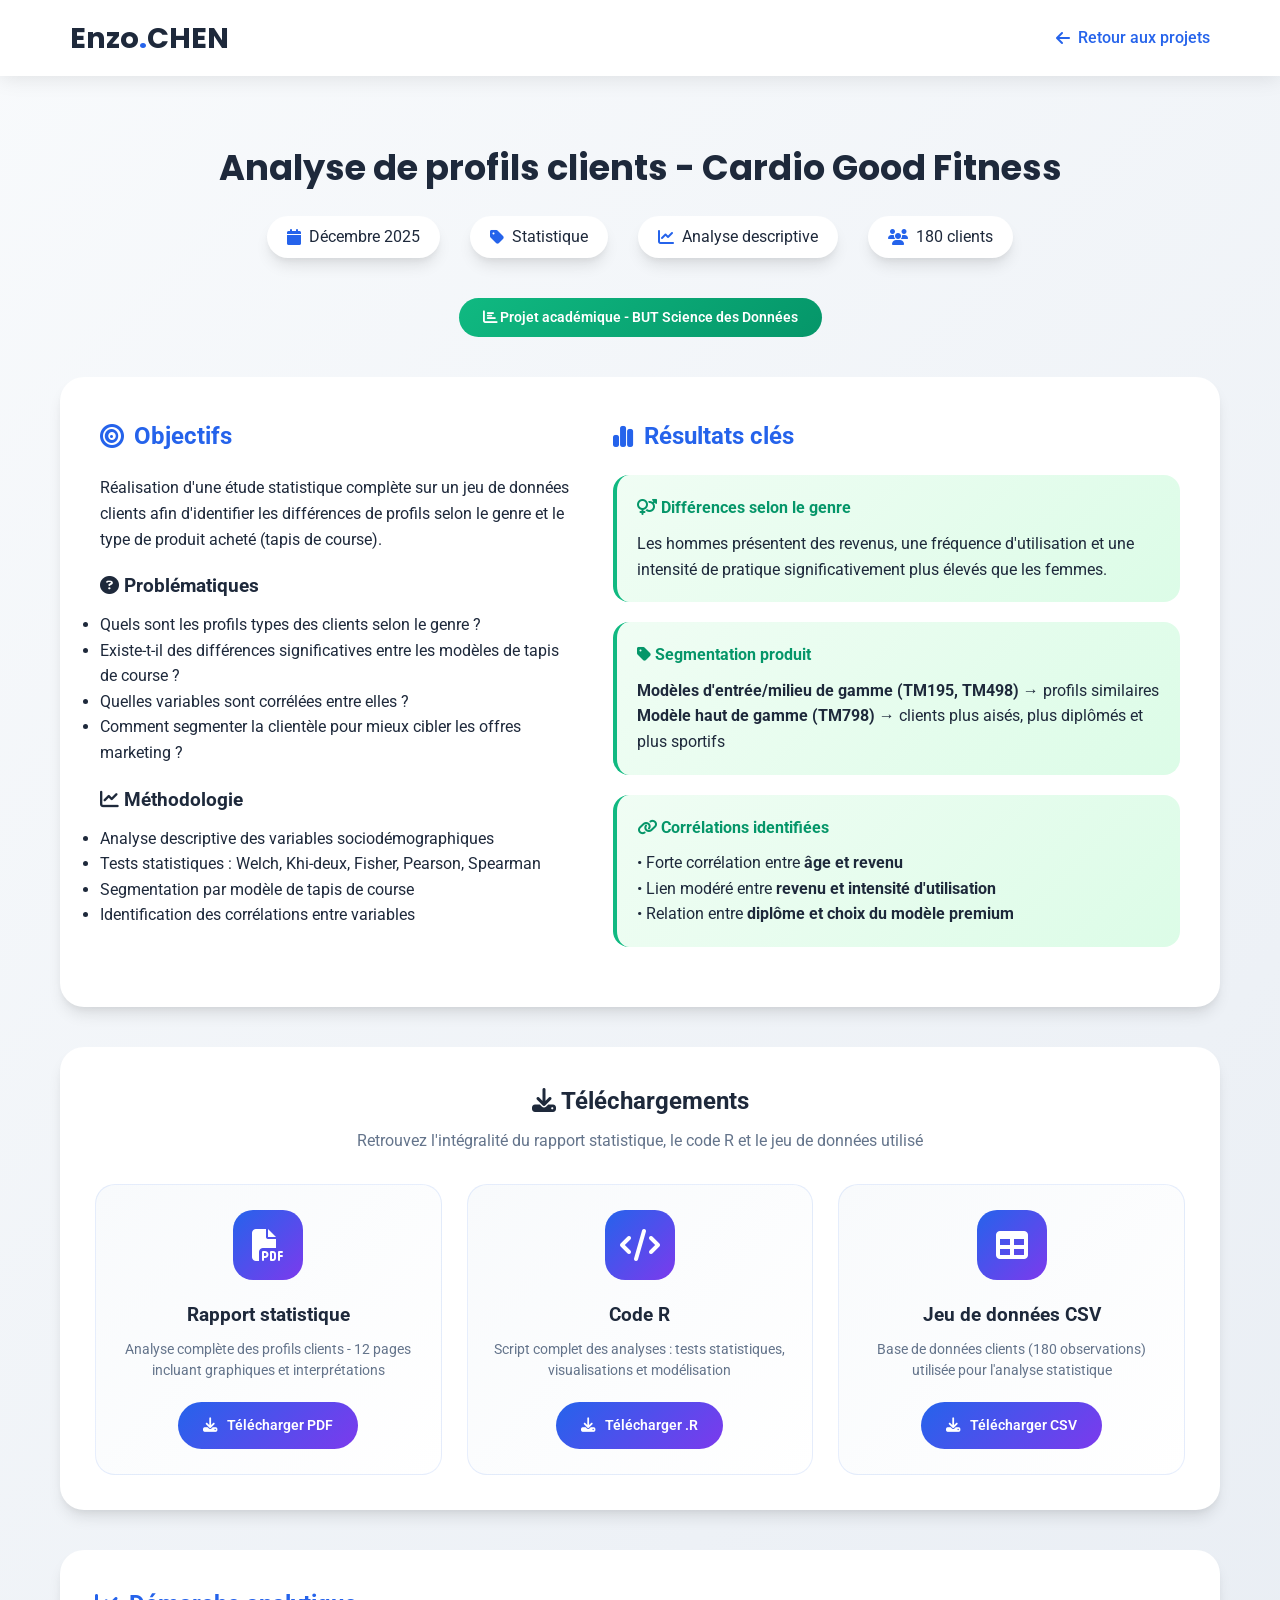
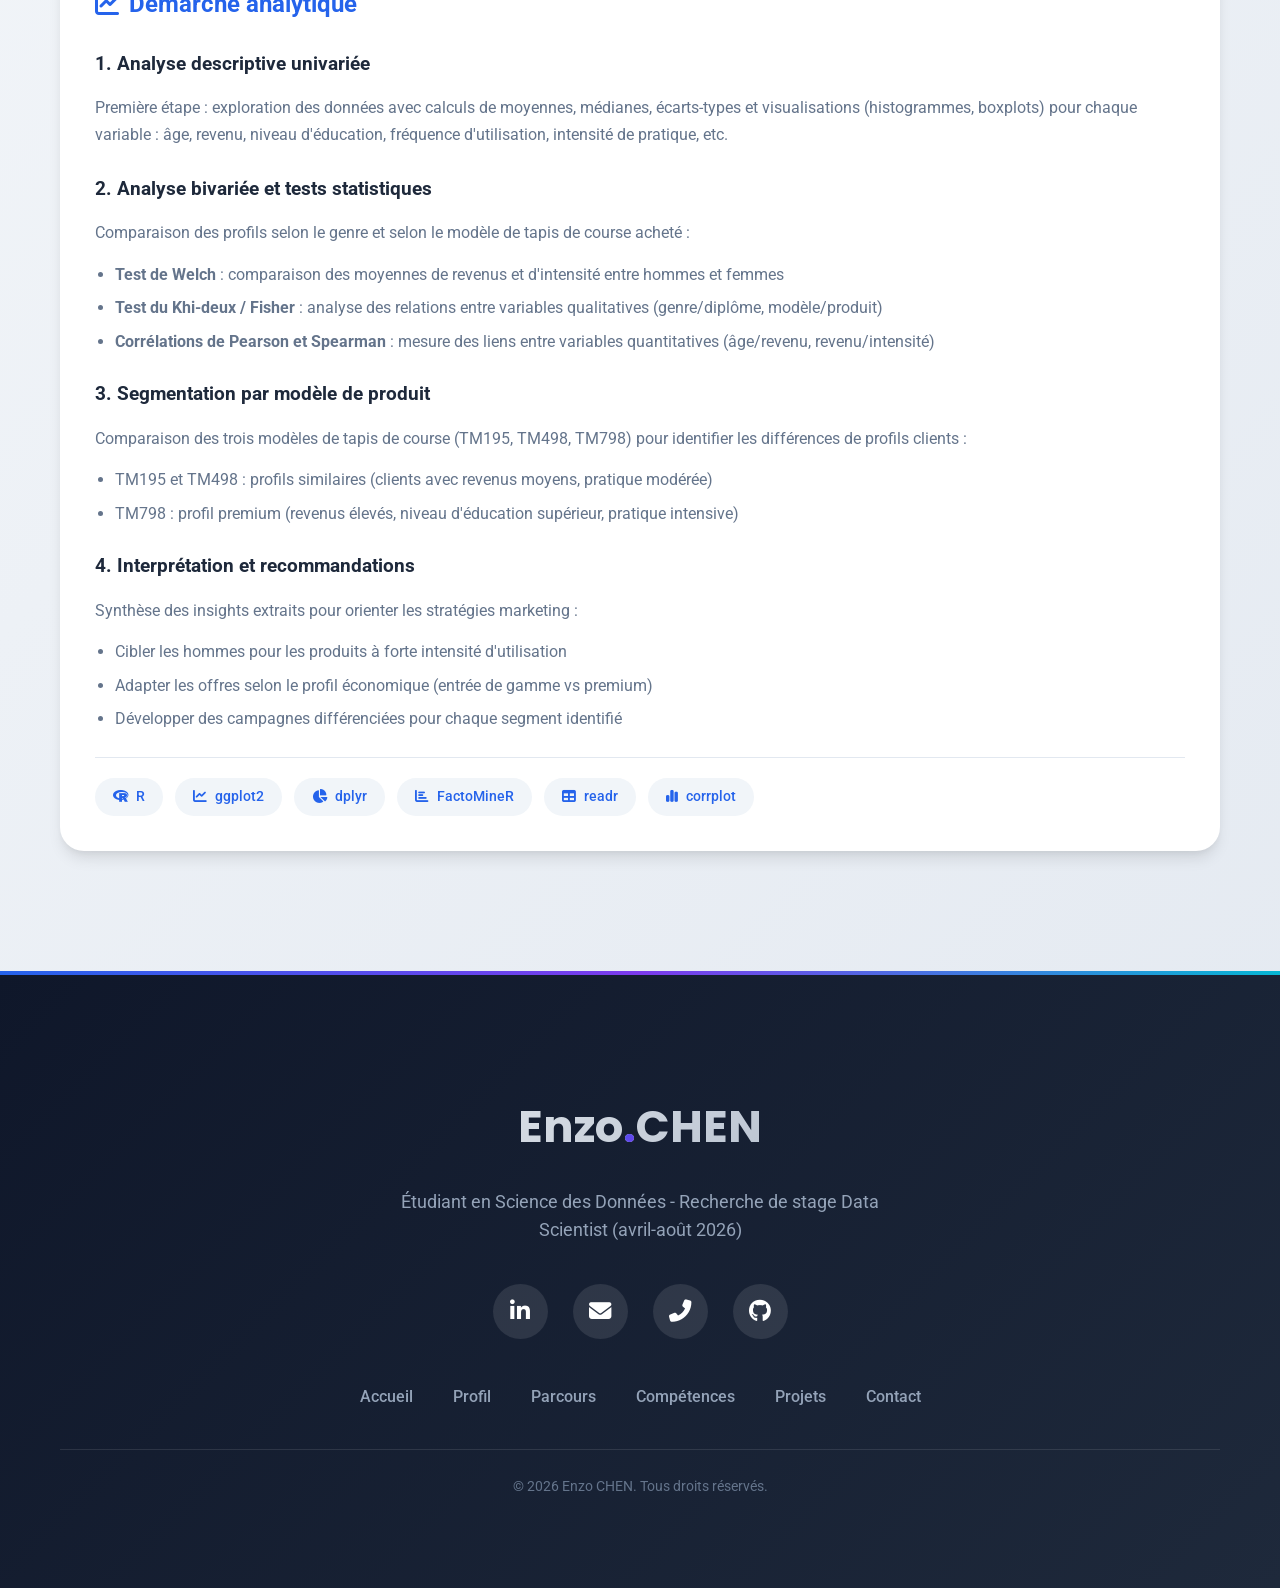
<file: projetAnalyseCardio.html>
<!DOCTYPE html>
<html lang="fr">
<head>
    <meta charset="UTF-8">
    <meta name="viewport" content="width=device-width, initial-scale=1.0">
    <title>Analyse de profils clients - Cardio Good Fitness | Enzo CHEN</title>
    <link rel="stylesheet" href="https://cdnjs.cloudflare.com/ajax/libs/font-awesome/6.4.0/css/all.min.css">
    <link href="https://fonts.googleapis.com/css2?family=Poppins:wght@300;400;500;600;700&family=Roboto:wght@300;400;500;700&display=swap" rel="stylesheet">
    <style>
        * {
            margin: 0;
            padding: 0;
            box-sizing: border-box;
        }

        :root {
            --primary-color: #2563eb;
            --secondary-color: #7c3aed;
            --accent-color: #06b6d4;
            --dark-color: #1e293b;
            --light-color: #f8fafc;
            --gray-color: #64748b;
            --success-color: #10b981;
            --warning-color: #f59e0b;
            --shadow: 0 10px 15px -3px rgba(0, 0, 0, 0.1), 0 4px 6px -2px rgba(0, 0, 0, 0.05);
            --shadow-lg: 0 20px 25px -5px rgba(0, 0, 0, 0.1), 0 10px 10px -5px rgba(0, 0, 0, 0.04);
            --radius: 12px;
            --transition: all 0.3s ease;
        }

        body {
            font-family: 'Roboto', sans-serif;
            line-height: 1.6;
            color: var(--dark-color);
            background: linear-gradient(135deg, #f8fafc 0%, #e2e8f0 100%);
            min-height: 100vh;
        }

        .container {
            max-width: 1200px;
            margin: 0 auto;
            padding: 40px 20px;
        }

        /* Navigation */
        .navbar {
            position: fixed;
            top: 0;
            left: 0;
            width: 100%;
            background: rgba(255, 255, 255, 0.95);
            backdrop-filter: blur(10px);
            z-index: 1000;
            padding: 15px 0;
            box-shadow: 0 2px 20px rgba(0, 0, 0, 0.1);
        }

        .nav-container {
            display: flex;
            justify-content: space-between;
            align-items: center;
            padding: 0 30px;
            max-width: 1200px;
            margin: 0 auto;
        }

        .logo {
            font-family: 'Poppins', sans-serif;
            font-size: 1.8rem;
            font-weight: 700;
            color: var(--dark-color);
        }

        .logo-dot {
            color: var(--primary-color);
        }

        .back-link {
            color: var(--primary-color);
            text-decoration: none;
            font-weight: 500;
            transition: var(--transition);
            display: flex;
            align-items: center;
            gap: 8px;
        }

        .back-link:hover {
            color: var(--secondary-color);
            transform: translateX(-5px);
        }

        /* Header projet */
        .projet-header {
            margin-top: 100px;
            margin-bottom: 40px;
            text-align: center;
        }

        .projet-header h1 {
            font-size: 2.2rem;
            color: var(--dark-color);
            margin-bottom: 20px;
            font-family: 'Poppins', sans-serif;
        }

        .projet-meta {
            display: flex;
            justify-content: center;
            gap: 30px;
            flex-wrap: wrap;
            margin-bottom: 30px;
        }

        .meta-item {
            display: flex;
            align-items: center;
            gap: 8px;
            background: white;
            padding: 8px 20px;
            border-radius: 30px;
            box-shadow: var(--shadow);
        }

        .meta-item i {
            color: var(--primary-color);
        }

        .category-badge {
            display: inline-block;
            background: linear-gradient(135deg, #10b981, #059669);
            color: white;
            padding: 8px 24px;
            border-radius: 40px;
            font-weight: 600;
            font-size: 0.9rem;
            margin-top: 10px;
        }

        /* Contenu principal */
        .projet-content {
            display: grid;
            grid-template-columns: 1fr 1.2fr;
            gap: 40px;
            background: white;
            border-radius: 24px;
            padding: 40px;
            box-shadow: var(--shadow);
            margin-bottom: 40px;
        }

        /* Section des téléchargements */
        .downloads-section {
            background: white;
            border-radius: 24px;
            padding: 35px;
            box-shadow: var(--shadow);
            margin-bottom: 40px;
        }

        .downloads-title {
            text-align: center;
            margin-bottom: 30px;
        }

        .downloads-title h2 {
            font-size: 1.5rem;
            color: var(--dark-color);
            margin-bottom: 8px;
        }

        .downloads-title p {
            color: var(--gray-color);
        }

        .downloads-grid {
            display: grid;
            grid-template-columns: repeat(3, 1fr);
            gap: 25px;
        }

        .download-card {
            background: linear-gradient(135deg, #f8fafc, #ffffff);
            border-radius: 20px;
            padding: 25px;
            text-align: center;
            transition: var(--transition);
            border: 1px solid rgba(37, 99, 235, 0.1);
        }

        .download-card:hover {
            transform: translateY(-5px);
            box-shadow: var(--shadow-lg);
            border-color: var(--primary-color);
        }

        .download-icon {
            width: 70px;
            height: 70px;
            background: linear-gradient(135deg, var(--primary-color), var(--secondary-color));
            border-radius: 20px;
            display: flex;
            align-items: center;
            justify-content: center;
            margin: 0 auto 20px;
        }

        .download-icon i {
            font-size: 2rem;
            color: white;
        }

        .download-card h3 {
            font-size: 1.2rem;
            margin-bottom: 8px;
            color: var(--dark-color);
        }

        .download-card p {
            font-size: 0.85rem;
            color: var(--gray-color);
            margin-bottom: 20px;
        }

        .download-btn {
            display: inline-flex;
            align-items: center;
            gap: 10px;
            background: linear-gradient(135deg, var(--primary-color), var(--secondary-color));
            color: white;
            padding: 12px 25px;
            border-radius: 40px;
            text-decoration: none;
            font-weight: 600;
            font-size: 0.9rem;
            transition: var(--transition);
            border: none;
            cursor: pointer;
        }

        .download-btn:hover {
            transform: translateY(-2px);
            box-shadow: var(--shadow);
        }

        /* Section description */
        .description-section {
            background: white;
            border-radius: 24px;
            padding: 35px;
            box-shadow: var(--shadow);
        }

        .description-section h2 {
            color: var(--primary-color);
            margin-bottom: 20px;
            font-size: 1.5rem;
            display: flex;
            align-items: center;
            gap: 10px;
        }

        .description-section h3 {
            margin: 25px 0 15px;
            color: var(--dark-color);
            font-size: 1.2rem;
        }

        .description-section p {
            color: var(--gray-color);
            margin-bottom: 15px;
            line-height: 1.7;
        }

        .description-section ul {
            padding-left: 20px;
            margin-bottom: 20px;
        }

        .description-section li {
            color: var(--gray-color);
            margin-bottom: 8px;
        }

        .insight-box {
            background: linear-gradient(135deg, #f0fdf4, #dcfce7);
            border-left: 4px solid #10b981;
            padding: 20px;
            border-radius: 16px;
            margin: 20px 0;
        }

        .insight-box h4 {
            color: #059669;
            margin-bottom: 10px;
        }

        .tech-stack {
            display: flex;
            flex-wrap: wrap;
            gap: 12px;
            margin-top: 25px;
            padding-top: 20px;
            border-top: 1px solid #e2e8f0;
        }

        .tech-stack span {
            background: #f1f5f9;
            padding: 8px 18px;
            border-radius: 30px;
            font-size: 0.85rem;
            color: var(--primary-color);
            font-weight: 500;
            display: inline-flex;
            align-items: center;
            gap: 8px;
        }

        .footer {
            background: var(--dark-color);
            color: white;
            padding: 40px 0;
            text-align: center;
            margin-top: 60px;
        }

        .btn-retour {
            display: inline-flex;
            align-items: center;
            gap: 10px;
            background: transparent;
            border: 2px solid var(--primary-color);
            color: var(--primary-color);
            padding: 12px 28px;
            border-radius: 40px;
            text-decoration: none;
            font-weight: 500;
            transition: var(--transition);
            margin-bottom: 20px;
        }

        .btn-retour:hover {
            background: var(--primary-color);
            color: white;
        }

        /* Responsive */
        @media (max-width: 992px) {
            .projet-content {
                grid-template-columns: 1fr;
                gap: 30px;
            }
            
            .downloads-grid {
                grid-template-columns: repeat(2, 1fr);
                gap: 20px;
            }
        }

        @media (max-width: 768px) {
            .projet-header h1 {
                font-size: 1.5rem;
            }
            
            .container {
                padding: 20px;
            }
            
            .projet-content,
            .downloads-section,
            .description-section {
                padding: 25px;
            }
            
            .meta-item {
                padding: 5px 15px;
                font-size: 0.8rem;
            }
            
            .downloads-grid {
                grid-template-columns: 1fr;
                gap: 20px;
            }
        }
		
		/* Footer - Nouveau design amélioré */
.footer {
    background: linear-gradient(135deg, #0f172a 0%, #1e293b 100%);
    color: white;
    padding: 60px 0 30px;
    position: relative;
    overflow: hidden;
    margin-top: 60px;
}

.footer::before {
    content: '';
    position: absolute;
    top: 0;
    left: 0;
    right: 0;
    height: 3px;
    background: linear-gradient(90deg, var(--primary-color), var(--secondary-color), var(--accent-color));
}

.footer-content {
    text-align: center;
    position: relative;
    z-index: 2;
}

.footer-logo {
    font-family: 'Poppins', sans-serif;
    font-size: 2.2rem;
    font-weight: 700;
    margin-bottom: 20px;
    background: linear-gradient(135deg, #ffffff, #94a3b8);
    -webkit-background-clip: text;
    background-clip: text;
    color: transparent;
}

.footer-logo-dot {
    background: linear-gradient(135deg, var(--primary-color), var(--secondary-color));
    -webkit-background-clip: text;
    background-clip: text;
    color: transparent;
}

.footer-text {
    color: #94a3b8;
    margin-bottom: 30px;
    max-width: 500px;
    margin-left: auto;
    margin-right: auto;
    font-size: 0.95rem;
    line-height: 1.6;
}

/* Liens de navigation footer */
.footer-links {
    display: flex;
    justify-content: center;
    flex-wrap: wrap;
    gap: 30px;
    margin-bottom: 30px;
}

.footer-links a {
    color: #94a3b8;
    text-decoration: none;
    font-size: 0.85rem;
    font-weight: 500;
    transition: var(--transition);
    position: relative;
}

.footer-links a::after {
    content: '';
    position: absolute;
    bottom: -5px;
    left: 0;
    width: 0;
    height: 2px;
    background: linear-gradient(90deg, var(--primary-color), var(--secondary-color));
    transition: var(--transition);
}

.footer-links a:hover {
    color: white;
}

.footer-links a:hover::after {
    width: 100%;
}

/* Bouton retour */
.btn-retour {
    display: inline-flex;
    align-items: center;
    gap: 10px;
    background: transparent;
    border: 2px solid var(--primary-color);
    color: var(--primary-color);
    padding: 12px 28px;
    border-radius: 40px;
    text-decoration: none;
    font-weight: 500;
    transition: var(--transition);
    margin-bottom: 30px;
}

.btn-retour:hover {
    background: linear-gradient(135deg, var(--primary-color), var(--secondary-color));
    color: white;
    border-color: transparent;
}

/* Réseaux sociaux */
.footer-social {
    display: flex;
    justify-content: center;
    gap: 20px;
    margin-bottom: 35px;
}

.social-link {
    width: 45px;
    height: 45px;
    background: rgba(255, 255, 255, 0.08);
    border-radius: 50%;
    display: flex;
    align-items: center;
    justify-content: center;
    color: white;
    font-size: 1.2rem;
    transition: var(--transition);
    text-decoration: none;
    position: relative;
    overflow: hidden;
}

.social-link::before {
    content: '';
    position: absolute;
    top: 0;
    left: -100%;
    width: 100%;
    height: 100%;
    background: linear-gradient(135deg, var(--primary-color), var(--secondary-color));
    transition: var(--transition);
    z-index: -1;
}

.social-link:hover::before {
    left: 0;
}

.social-link:hover {
    transform: translateY(-5px);
    color: white;
}

/* Couleurs spécifiques au survol */
.social-link.linkedin:hover::before {
    background: linear-gradient(135deg, #0077b5, #00a0dc);
}

.social-link.email:hover::before {
    background: linear-gradient(135deg, #ea4335, #fbbc04);
}

.social-link.phone:hover::before {
    background: linear-gradient(135deg, #34a853, #00c851);
}

.social-link.github:hover::before {
    background: linear-gradient(135deg, #333, #6e5494);
}

/* Copyright */
.footer-copyright {
    color: #64748b;
    font-size: 0.8rem;
    margin-top: 20px;
    padding-top: 20px;
    border-top: 1px solid rgba(255, 255, 255, 0.08);
}

/* Responsive */
@media (max-width: 768px) {
    .footer {
        padding: 40px 0 20px;
    }
    
    .footer-logo {
        font-size: 1.8rem;
    }
    
    .footer-text {
        font-size: 0.85rem;
        padding: 0 20px;
    }
    
    .footer-links {
        gap: 20px;
    }
    
    .footer-links a {
        font-size: 0.75rem;
    }
    
    .social-link {
        width: 40px;
        height: 40px;
        font-size: 1rem;
    }
    
    .btn-retour {
        margin-bottom: 25px;
        padding: 10px 20px;
        font-size: 0.85rem;
    }
}

/* Footer - Nouveau design amélioré */
.footer {
    background: linear-gradient(135deg, #0f172a 0%, #1e293b 100%);
    color: white;
    padding: 60px 0 30px;
    position: relative;
    overflow: hidden;
    margin-top: 60px;
}

.footer::before {
    content: '';
    position: absolute;
    top: 0;
    left: 0;
    right: 0;
    height: 3px;
    background: linear-gradient(90deg, var(--primary-color), var(--secondary-color), var(--accent-color));
}

.footer-content {
    text-align: center;
    position: relative;
    z-index: 2;
}

.footer-logo {
    font-family: 'Poppins', sans-serif;
    font-size: 2.2rem;
    font-weight: 700;
    margin-bottom: 20px;
    background: linear-gradient(135deg, #ffffff, #94a3b8);
    -webkit-background-clip: text;
    background-clip: text;
    color: transparent;
}

.footer-logo-dot {
    background: linear-gradient(135deg, var(--primary-color), var(--secondary-color));
    -webkit-background-clip: text;
    background-clip: text;
    color: transparent;
}

.footer-text {
    color: #94a3b8;
    margin-bottom: 30px;
    max-width: 500px;
    margin-left: auto;
    margin-right: auto;
    font-size: 0.95rem;
    line-height: 1.6;
}

/* Liens de navigation footer */
.footer-links {
    display: flex;
    justify-content: center;
    flex-wrap: wrap;
    gap: 30px;
    margin-bottom: 30px;
}

.footer-links a {
    color: #94a3b8;
    text-decoration: none;
    font-size: 0.85rem;
    font-weight: 500;
    transition: var(--transition);
    position: relative;
}

.footer-links a::after {
    content: '';
    position: absolute;
    bottom: -5px;
    left: 0;
    width: 0;
    height: 2px;
    background: linear-gradient(90deg, var(--primary-color), var(--secondary-color));
    transition: var(--transition);
}

.footer-links a:hover {
    color: white;
}

.footer-links a:hover::after {
    width: 100%;
}

/* Réseaux sociaux */
.footer-social {
    display: flex;
    justify-content: center;
    gap: 20px;
    margin-bottom: 35px;
}

.social-link {
    width: 45px;
    height: 45px;
    background: rgba(255, 255, 255, 0.08);
    border-radius: 50%;
    display: flex;
    align-items: center;
    justify-content: center;
    color: white;
    font-size: 1.2rem;
    transition: var(--transition);
    text-decoration: none;
    position: relative;
    overflow: hidden;
}

.social-link::before {
    content: '';
    position: absolute;
    top: 0;
    left: -100%;
    width: 100%;
    height: 100%;
    background: linear-gradient(135deg, var(--primary-color), var(--secondary-color));
    transition: var(--transition);
    z-index: -1;
}

.social-link:hover::before {
    left: 0;
}

.social-link:hover {
    transform: translateY(-5px);
    color: white;
}

/* Couleurs spécifiques au survol */
.social-link.linkedin:hover::before {
    background: linear-gradient(135deg, #0077b5, #00a0dc);
}

.social-link.email:hover::before {
    background: linear-gradient(135deg, #ea4335, #fbbc04);
}

.social-link.phone:hover::before {
    background: linear-gradient(135deg, #34a853, #00c851);
}

.social-link.github:hover::before {
    background: linear-gradient(135deg, #333, #6e5494);
}

/* Copyright */
.footer-copyright {
    color: #64748b;
    font-size: 0.8rem;
    margin-top: 20px;
    padding-top: 20px;
    border-top: 1px solid rgba(255, 255, 255, 0.08);
}

/* Responsive */
@media (max-width: 768px) {
    .footer {
        padding: 40px 0 20px;
    }
    
    .footer-logo {
        font-size: 1.8rem;
    }
    
    .footer-text {
        font-size: 0.85rem;
        padding: 0 20px;
    }
    
    .footer-links {
        gap: 20px;
    }
    
    .footer-links a {
        font-size: 0.75rem;
    }
    
    .social-link {
        width: 40px;
        height: 40px;
        font-size: 1rem;
    }
}

/* Footer - Nouveau design amélioré (taille réduite) */
.footer {
    background: linear-gradient(135deg, #0f172a 0%, #1e293b 100%);
    color: white;
    padding: 40px 0 25px;
    position: relative;
    overflow: hidden;
    margin-top: 40px;
}

.footer::before {
    content: '';
    position: absolute;
    top: 0;
    left: 0;
    right: 0;
    height: 3px;
    background: linear-gradient(90deg, var(--primary-color), var(--secondary-color), var(--accent-color));
}

.footer-content {
    text-align: center;
    position: relative;
    z-index: 2;
}

.footer-logo {
    font-family: 'Poppins', sans-serif;
    font-size: 1.6rem;
    font-weight: 700;
    margin-bottom: 12px;
    background: linear-gradient(135deg, #ffffff, #94a3b8);
    -webkit-background-clip: text;
    background-clip: text;
    color: transparent;
}

.footer-logo-dot {
    background: linear-gradient(135deg, var(--primary-color), var(--secondary-color));
    -webkit-background-clip: text;
    background-clip: text;
    color: transparent;
}

.footer-text {
    color: #94a3b8;
    margin-bottom: 20px;
    max-width: 450px;
    margin-left: auto;
    margin-right: auto;
    font-size: 0.85rem;
    line-height: 1.5;
}

/* Liens de navigation footer */
.footer-links {
    display: flex;
    justify-content: center;
    flex-wrap: wrap;
    gap: 25px;
    margin-bottom: 20px;
}

.footer-links a {
    color: #94a3b8;
    text-decoration: none;
    font-size: 0.75rem;
    font-weight: 500;
    transition: var(--transition);
    position: relative;
}

.footer-links a::after {
    content: '';
    position: absolute;
    bottom: -3px;
    left: 0;
    width: 0;
    height: 2px;
    background: linear-gradient(90deg, var(--primary-color), var(--secondary-color));
    transition: var(--transition);
}

.footer-links a:hover {
    color: white;
}

.footer-links a:hover::after {
    width: 100%;
}

/* Réseaux sociaux */
.footer-social {
    display: flex;
    justify-content: center;
    gap: 15px;
    margin-bottom: 25px;
}

.social-link {
    width: 38px;
    height: 38px;
    background: rgba(255, 255, 255, 0.08);
    border-radius: 50%;
    display: flex;
    align-items: center;
    justify-content: center;
    color: white;
    font-size: 1rem;
    transition: var(--transition);
    text-decoration: none;
    position: relative;
    overflow: hidden;
}

.social-link::before {
    content: '';
    position: absolute;
    top: 0;
    left: -100%;
    width: 100%;
    height: 100%;
    background: linear-gradient(135deg, var(--primary-color), var(--secondary-color));
    transition: var(--transition);
    z-index: -1;
}

.social-link:hover::before {
    left: 0;
}

.social-link:hover {
    transform: translateY(-3px);
    color: white;
}

/* Couleurs spécifiques au survol */
.social-link.linkedin:hover::before {
    background: linear-gradient(135deg, #0077b5, #00a0dc);
}

.social-link.email:hover::before {
    background: linear-gradient(135deg, #ea4335, #fbbc04);
}

.social-link.phone:hover::before {
    background: linear-gradient(135deg, #34a853, #00c851);
}

.social-link.github:hover::before {
    background: linear-gradient(135deg, #333, #6e5494);
}

/* Copyright */
.footer-copyright {
    color: #64748b;
    font-size: 0.7rem;
    margin-top: 15px;
    padding-top: 15px;
    border-top: 1px solid rgba(255, 255, 255, 0.08);
}

/* Responsive */
@media (max-width: 768px) {
    .footer {
        padding: 30px 0 20px;
    }
    
    .footer-logo {
        font-size: 1.4rem;
    }
    
    .footer-text {
        font-size: 0.75rem;
        padding: 0 15px;
        margin-bottom: 15px;
    }
    
    .footer-links {
        gap: 15px;
        margin-bottom: 15px;
    }
    
    .footer-links a {
        font-size: 0.65rem;
    }
    
    .footer-social {
        gap: 12px;
        margin-bottom: 20px;
    }
    
    .social-link {
        width: 35px;
        height: 35px;
        font-size: 0.9rem;
    }
}

/* Footer - Nouveau design amélioré (taille réduite) */
.footer {
    background: linear-gradient(135deg, #0f172a 0%, #1e293b 100%);
    color: white;
    padding: 40px 0 25px;
    position: relative;
    overflow: hidden;
    margin-top: 40px;
}

.footer::before {
    content: '';
    position: absolute;
    top: 0;
    left: 0;
    right: 0;
    height: 3px;
    background: linear-gradient(90deg, var(--primary-color), var(--secondary-color), var(--accent-color));
}

.footer-content {
    text-align: center;
    position: relative;
    z-index: 2;
}

.footer-logo {
    font-family: 'Poppins', sans-serif;
    font-size: 1.6rem;
    font-weight: 700;
    margin-bottom: 12px;
    background: linear-gradient(135deg, #ffffff, #94a3b8);
    -webkit-background-clip: text;
    background-clip: text;
    color: transparent;
}

.footer-logo-dot {
    background: linear-gradient(135deg, var(--primary-color), var(--secondary-color));
    -webkit-background-clip: text;
    background-clip: text;
    color: transparent;
}

.footer-text {
    color: #94a3b8;
    margin-bottom: 20px;
    max-width: 450px;
    margin-left: auto;
    margin-right: auto;
    font-size: 0.85rem;
    line-height: 1.5;
}

/* Liens de navigation footer */
.footer-links {
    display: flex;
    justify-content: center;
    flex-wrap: wrap;
    gap: 25px;
    margin-bottom: 20px;
}

.footer-links a {
    color: #94a3b8;
    text-decoration: none;
    font-size: 0.75rem;
    font-weight: 500;
    transition: var(--transition);
    position: relative;
}

.footer-links a::after {
    content: '';
    position: absolute;
    bottom: -3px;
    left: 0;
    width: 0;
    height: 2px;
    background: linear-gradient(90deg, var(--primary-color), var(--secondary-color));
    transition: var(--transition);
}

.footer-links a:hover {
    color: white;
}

.footer-links a:hover::after {
    width: 100%;
}

/* Réseaux sociaux */
.footer-social {
    display: flex;
    justify-content: center;
    gap: 15px;
    margin-bottom: 25px;
}

.social-link {
    width: 38px;
    height: 38px;
    background: rgba(255, 255, 255, 0.08);
    border-radius: 50%;
    display: flex;
    align-items: center;
    justify-content: center;
    color: white;
    font-size: 1rem;
    transition: var(--transition);
    text-decoration: none;
    position: relative;
    overflow: hidden;
}

.social-link::before {
    content: '';
    position: absolute;
    top: 0;
    left: -100%;
    width: 100%;
    height: 100%;
    background: linear-gradient(135deg, var(--primary-color), var(--secondary-color));
    transition: var(--transition);
    z-index: -1;
}

.social-link:hover::before {
    left: 0;
}

.social-link:hover {
    transform: translateY(-3px);
    color: white;
}

/* Couleurs spécifiques au survol */
.social-link.linkedin:hover::before {
    background: linear-gradient(135deg, #0077b5, #00a0dc);
}

.social-link.email:hover::before {
    background: linear-gradient(135deg, #ea4335, #fbbc04);
}

.social-link.phone:hover::before {
    background: linear-gradient(135deg, #34a853, #00c851);
}

.social-link.github:hover::before {
    background: linear-gradient(135deg, #333, #6e5494);
}

/* Copyright */
.footer-copyright {
    color: #64748b;
    font-size: 0.7rem;
    margin-top: 15px;
    padding-top: 15px;
    border-top: 1px solid rgba(255, 255, 255, 0.08);
}

/* Responsive */
@media (max-width: 768px) {
    .footer {
        padding: 30px 0 20px;
    }
    
    .footer-logo {
        font-size: 1.4rem;
    }
    
    .footer-text {
        font-size: 0.75rem;
        padding: 0 15px;
        margin-bottom: 15px;
    }
    
    .footer-links {
        gap: 15px;
        margin-bottom: 15px;
    }
    
    .footer-links a {
        font-size: 0.65rem;
    }
    
    .footer-social {
        gap: 12px;
        margin-bottom: 20px;
    }
    
    .social-link {
        width: 35px;
        height: 35px;
        font-size: 0.9rem;
    }
}


/* Footer - Version agrandie */
.footer {
    background: linear-gradient(135deg, #0f172a 0%, #1e293b 100%);
    color: white;
    padding: 80px 0 50px;
    position: relative;
    overflow: hidden;
    margin-top: 80px;
}

.footer::before {
    content: '';
    position: absolute;
    top: 0;
    left: 0;
    right: 0;
    height: 4px;
    background: linear-gradient(90deg, var(--primary-color), var(--secondary-color), var(--accent-color));
}

.footer-content {
    text-align: center;
    position: relative;
    z-index: 2;
}

.footer-logo {
    font-family: 'Poppins', sans-serif;
    font-size: 2.8rem;
    font-weight: 700;
    margin-bottom: 25px;
    background: linear-gradient(135deg, #ffffff, #94a3b8);
    -webkit-background-clip: text;
    background-clip: text;
    color: transparent;
}

.footer-logo-dot {
    background: linear-gradient(135deg, var(--primary-color), var(--secondary-color));
    -webkit-background-clip: text;
    background-clip: text;
    color: transparent;
}

.footer-text {
    color: #94a3b8;
    margin-bottom: 40px;
    max-width: 550px;
    margin-left: auto;
    margin-right: auto;
    font-size: 1.1rem;
    line-height: 1.6;
}

/* Liens de navigation footer */
.footer-links {
    display: flex;
    justify-content: center;
    flex-wrap: wrap;
    gap: 40px;
    margin-bottom: 40px;
}

.footer-links a {
    color: #94a3b8;
    text-decoration: none;
    font-size: 1rem;
    font-weight: 500;
    transition: var(--transition);
    position: relative;
}

.footer-links a::after {
    content: '';
    position: absolute;
    bottom: -6px;
    left: 0;
    width: 0;
    height: 2px;
    background: linear-gradient(90deg, var(--primary-color), var(--secondary-color));
    transition: var(--transition);
}

.footer-links a:hover {
    color: white;
}

.footer-links a:hover::after {
    width: 100%;
}

/* Réseaux sociaux */
.footer-social {
    display: flex;
    justify-content: center;
    gap: 25px;
    margin-bottom: 45px;
}

.social-link {
    width: 55px;
    height: 55px;
    background: rgba(255, 255, 255, 0.1);
    border-radius: 50%;
    display: flex;
    align-items: center;
    justify-content: center;
    color: white;
    font-size: 1.4rem;
    transition: var(--transition);
    text-decoration: none;
    position: relative;
    overflow: hidden;
}

.social-link::before {
    content: '';
    position: absolute;
    top: 0;
    left: -100%;
    width: 100%;
    height: 100%;
    background: linear-gradient(135deg, var(--primary-color), var(--secondary-color));
    transition: var(--transition);
    z-index: -1;
}

.social-link:hover::before {
    left: 0;
}

.social-link:hover {
    transform: translateY(-5px);
    color: white;
}

/* Couleurs spécifiques au survol */
.social-link.linkedin:hover::before {
    background: linear-gradient(135deg, #0077b5, #00a0dc);
}

.social-link.email:hover::before {
    background: linear-gradient(135deg, #ea4335, #fbbc04);
}

.social-link.phone:hover::before {
    background: linear-gradient(135deg, #34a853, #00c851);
}

.social-link.github:hover::before {
    background: linear-gradient(135deg, #333, #6e5494);
}

/* Copyright */
.footer-copyright {
    color: #64748b;
    font-size: 0.9rem;
    margin-top: 25px;
    padding-top: 25px;
    border-top: 1px solid rgba(255, 255, 255, 0.1);
}

/* Responsive */
@media (max-width: 768px) {
    .footer {
        padding: 50px 0 30px;
        margin-top: 50px;
    }
    
    .footer-logo {
        font-size: 2rem;
        margin-bottom: 20px;
    }
    
    .footer-text {
        font-size: 0.9rem;
        padding: 0 20px;
        margin-bottom: 30px;
    }
    
    .footer-links {
        gap: 25px;
        margin-bottom: 30px;
    }
    
    .footer-links a {
        font-size: 0.85rem;
    }
    
    .footer-social {
        gap: 15px;
        margin-bottom: 35px;
    }
    
    .social-link {
        width: 45px;
        height: 45px;
        font-size: 1.2rem;
    }
    
    .footer-copyright {
        font-size: 0.75rem;
    }
}
    </style>
</head>
<body>
    <nav class="navbar">
        <div class="nav-container">
            <div class="logo">Enzo<span class="logo-dot">.</span>CHEN</div>
            <a href="index.html#projets" class="back-link"><i class="fas fa-arrow-left"></i> Retour aux projets</a>
        </div>
    </nav>

    <div class="container">
        <div class="projet-header">
            <h1>Analyse de profils clients - Cardio Good Fitness</h1>
            <div class="projet-meta">
                <div class="meta-item"><i class="fas fa-calendar"></i> Décembre 2025</div>
                <div class="meta-item"><i class="fas fa-tag"></i> Statistique</div>
                <div class="meta-item"><i class="fas fa-chart-line"></i> Analyse descriptive</div>
                <div class="meta-item"><i class="fas fa-users"></i> 180 clients</div>
            </div>
            <div class="category-badge">
                <i class="fas fa-chart-bar"></i> Projet académique - BUT Science des Données
            </div>
        </div>

        <div class="projet-content">
            <!-- Partie gauche : Résumé / Objectifs -->
            <div>
                <h2 style="color: var(--primary-color); margin-bottom: 20px; display: flex; align-items: center; gap: 10px;">
                    <i class="fas fa-bullseye"></i> Objectifs
                </h2>
                <p>Réalisation d'une étude statistique complète sur un jeu de données clients afin d'identifier les différences de profils selon le genre et le type de produit acheté (tapis de course).</p>
                
                <h3 style="margin: 20px 0 10px;"><i class="fas fa-question-circle"></i> Problématiques</h3>
                <ul>
                    <li>Quels sont les profils types des clients selon le genre ?</li>
                    <li>Existe-t-il des différences significatives entre les modèles de tapis de course ?</li>
                    <li>Quelles variables sont corrélées entre elles ?</li>
                    <li>Comment segmenter la clientèle pour mieux cibler les offres marketing ?</li>
                </ul>

                <h3 style="margin: 20px 0 10px;"><i class="fas fa-chart-line"></i> Méthodologie</h3>
                <ul>
                    <li>Analyse descriptive des variables sociodémographiques</li>
                    <li>Tests statistiques : Welch, Khi-deux, Fisher, Pearson, Spearman</li>
                    <li>Segmentation par modèle de tapis de course</li>
                    <li>Identification des corrélations entre variables</li>
                </ul>
            </div>

            <!-- Partie droite : Résultats clés -->
            <div>
                <h2 style="color: var(--primary-color); margin-bottom: 20px; display: flex; align-items: center; gap: 10px;">
                    <i class="fas fa-chart-simple"></i> Résultats clés
                </h2>
                
                <div class="insight-box">
                    <h4><i class="fas fa-venus-mars"></i> Différences selon le genre</h4>
                    <p>Les hommes présentent des revenus, une fréquence d'utilisation et une intensité de pratique significativement plus élevés que les femmes.</p>
                </div>

                <div class="insight-box">
                    <h4><i class="fas fa-tag"></i> Segmentation produit</h4>
                    <p><strong>Modèles d'entrée/milieu de gamme (TM195, TM498)</strong> → profils similaires<br>
                    <strong>Modèle haut de gamme (TM798)</strong> → clients plus aisés, plus diplômés et plus sportifs</p>
                </div>

                <div class="insight-box">
                    <h4><i class="fas fa-link"></i> Corrélations identifiées</h4>
                    <p>• Forte corrélation entre <strong>âge et revenu</strong><br>
                    • Lien modéré entre <strong>revenu et intensité d'utilisation</strong><br>
                    • Relation entre <strong>diplôme et choix du modèle premium</strong></p>
                </div>
            </div>
        </div>

        <!-- Section des téléchargements -->
        <div class="downloads-section">
            <div class="downloads-title">
                <h2><i class="fas fa-download"></i> Téléchargements</h2>
                <p>Retrouvez l'intégralité du rapport statistique, le code R et le jeu de données utilisé</p>
            </div>
            <div class="downloads-grid">
                <div class="download-card">
                    <div class="download-icon">
                        <i class="fas fa-file-pdf"></i>
                    </div>
                    <h3>Rapport statistique</h3>
                    <p>Analyse complète des profils clients - 12 pages incluant graphiques et interprétations</p>
                    <a href="pdf/EnzoCHEN_MichaelDAI_tp2test.pdf" class="download-btn" download>
                        <i class="fas fa-download"></i> Télécharger PDF
                    </a>
                </div>
                <div class="download-card">
                    <div class="download-icon">
                        <i class="fas fa-code"></i>
                    </div>
                    <h3>Code R</h3>
                    <p>Script complet des analyses : tests statistiques, visualisations et modélisation</p>
                    <a href="pdf/EnzoCHEN_MichaelDAI_Code_R.R" class="download-btn" download>
                        <i class="fas fa-download"></i> Télécharger .R
                    </a>
                </div>
                <div class="download-card">
                    <div class="download-icon">
                        <i class="fas fa-table"></i>
                    </div>
                    <h3>Jeu de données CSV</h3>
                    <p>Base de données clients (180 observations) utilisée pour l'analyse statistique</p>
                    <a href="pdf/CardioGoodFitness.csv" class="download-btn" download>
                        <i class="fas fa-download"></i> Télécharger CSV
                    </a>
                </div>
            </div>
        </div>

        <!-- Section description détaillée -->
        <div class="description-section">
            <h2><i class="fas fa-chart-line"></i> Démarche analytique</h2>
            
            <h3>1. Analyse descriptive univariée</h3>
            <p>Première étape : exploration des données avec calculs de moyennes, médianes, écarts-types et visualisations (histogrammes, boxplots) pour chaque variable : âge, revenu, niveau d'éducation, fréquence d'utilisation, intensité de pratique, etc.</p>
            
            <h3>2. Analyse bivariée et tests statistiques</h3>
            <p>Comparaison des profils selon le genre et selon le modèle de tapis de course acheté :</p>
            <ul>
                <li><strong>Test de Welch</strong> : comparaison des moyennes de revenus et d'intensité entre hommes et femmes</li>
                <li><strong>Test du Khi-deux / Fisher</strong> : analyse des relations entre variables qualitatives (genre/diplôme, modèle/produit)</li>
                <li><strong>Corrélations de Pearson et Spearman</strong> : mesure des liens entre variables quantitatives (âge/revenu, revenu/intensité)</li>
            </ul>
            
            <h3>3. Segmentation par modèle de produit</h3>
            <p>Comparaison des trois modèles de tapis de course (TM195, TM498, TM798) pour identifier les différences de profils clients :</p>
            <ul>
                <li>TM195 et TM498 : profils similaires (clients avec revenus moyens, pratique modérée)</li>
                <li>TM798 : profil premium (revenus élevés, niveau d'éducation supérieur, pratique intensive)</li>
            </ul>
            
            <h3>4. Interprétation et recommandations</h3>
            <p>Synthèse des insights extraits pour orienter les stratégies marketing :</p>
            <ul>
                <li>Cibler les hommes pour les produits à forte intensité d'utilisation</li>
                <li>Adapter les offres selon le profil économique (entrée de gamme vs premium)</li>
                <li>Développer des campagnes différenciées pour chaque segment identifié</li>
            </ul>

            <div class="tech-stack">
                <span><i class="fab fa-r-project"></i> R</span>
                <span><i class="fas fa-chart-line"></i> ggplot2</span>
                <span><i class="fas fa-chart-pie"></i> dplyr</span>
                <span><i class="fas fa-chart-bar"></i> FactoMineR</span>
                <span><i class="fas fa-table"></i> readr</span>
                <span><i class="fas fa-chart-simple"></i> corrplot</span>
            </div>
        </div>
    </div>

    <footer class="footer">
        <div class="container">
            <div class="footer-content">
                <div class="footer-logo">
                    Enzo<span class="footer-logo-dot">.</span>CHEN
                </div>
                <p class="footer-text">Étudiant en Science des Données - Recherche de stage Data Scientist (avril-août 2026)</p>
                
                <div class="footer-social">
                    <a href="https://www.linkedin.com/in/enzo-chen-78555934a" target="_blank" class="social-link linkedin">
                        <i class="fab fa-linkedin-in"></i>
                    </a>
                    <a href="mailto:echen170406@gmail.com" class="social-link email">
                        <i class="fas fa-envelope"></i>
                    </a>
                    <a href="tel:0767896889" class="social-link phone">
                        <i class="fas fa-phone-alt"></i>
                    </a>
                    <a href="https://github.com/echen170406-ctrl" target="_blank" class="social-link github">
                        <i class="fab fa-github"></i>
                    </a>
                </div>
                
                <div class="footer-links">
                    <a href="index.html#accueil">Accueil</a>
                    <a href="index.html#profil">Profil</a>
                    <a href="index.html#parcours">Parcours</a>
                    <a href="index.html#competences">Compétences</a>
                    <a href="index.html#projets">Projets</a>
                    <a href="index.html#contact">Contact</a>
                </div>
                
                <p class="footer-copyright">
                    &copy; 2026 Enzo CHEN. Tous droits réservés.
                </p>
            </div>
        </div>
    </footer>
	
</body>
</html>
</file>
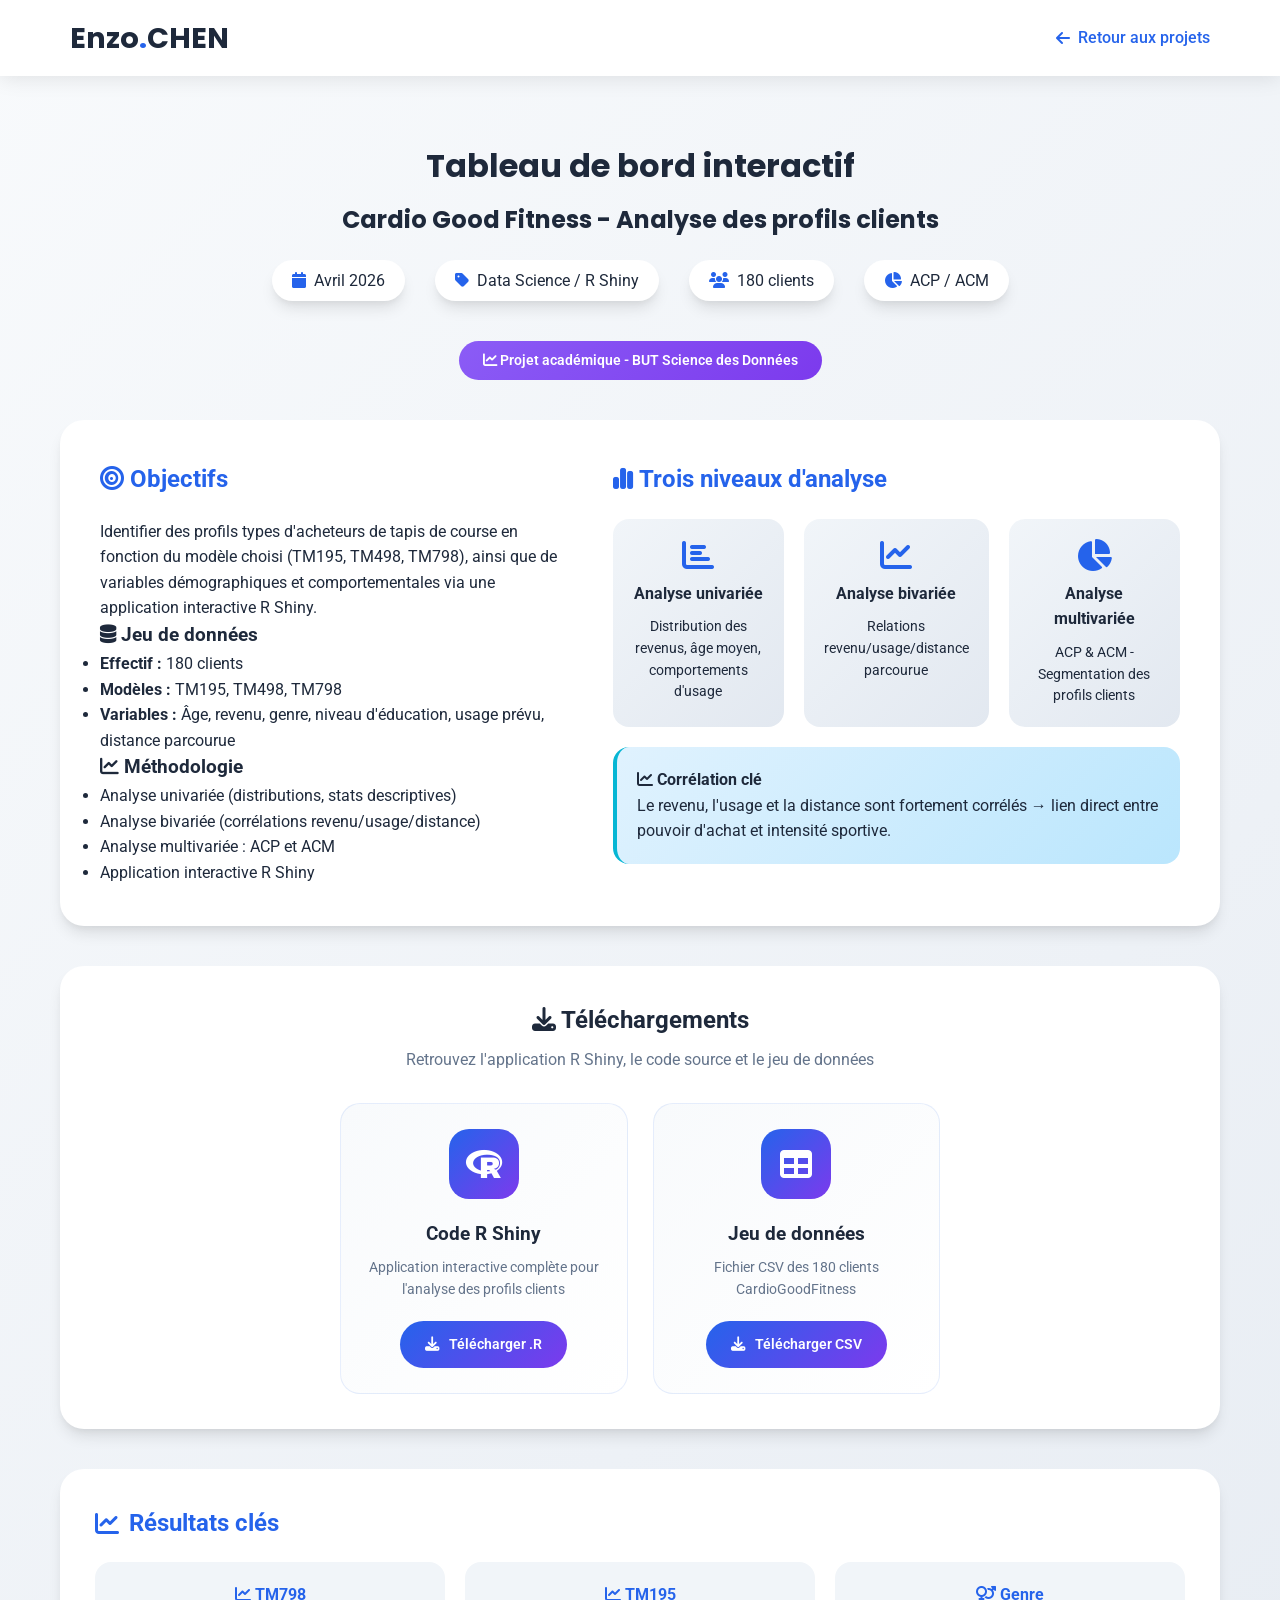
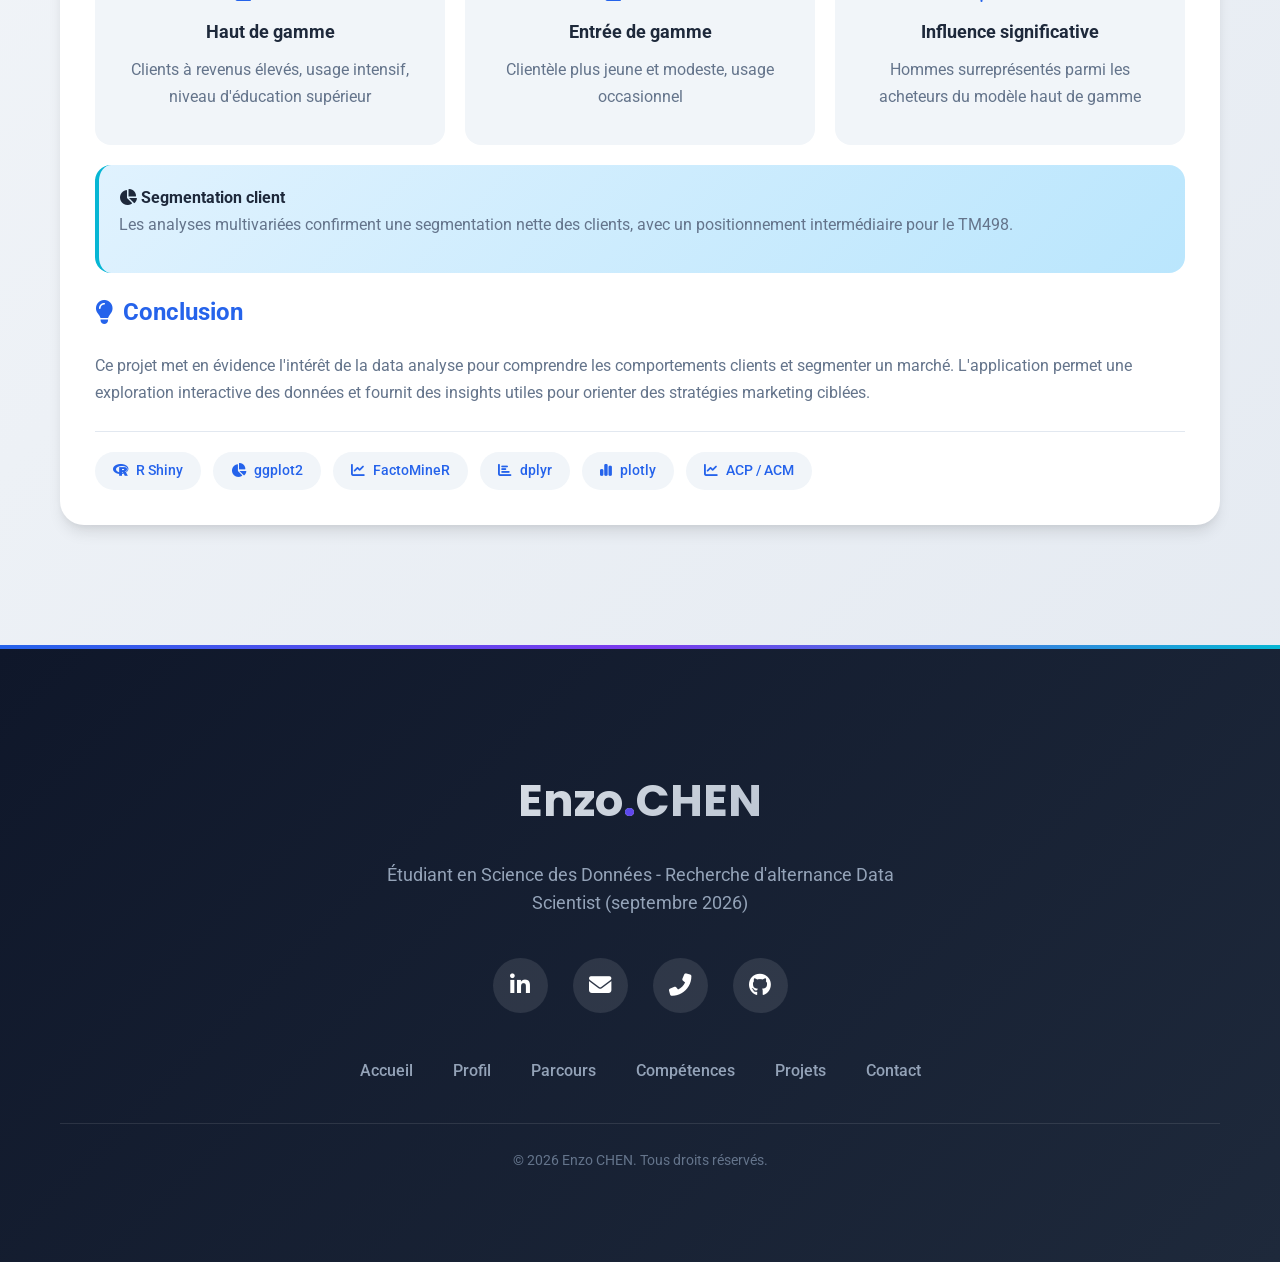
<file: projetCardioFitness.html>
<!DOCTYPE html>
<html lang="fr">
<head>
    <meta charset="UTF-8">
    <meta name="viewport" content="width=device-width, initial-scale=1.0">
    <title>Cardio Good Fitness - Tableau de bord interactif R Shiny | Enzo CHEN</title>
    <link rel="stylesheet" href="https://cdnjs.cloudflare.com/ajax/libs/font-awesome/6.4.0/css/all.min.css">
    <link href="https://fonts.googleapis.com/css2?family=Poppins:wght@300;400;500;600;700&family=Roboto:wght@300;400;500;700&display=swap" rel="stylesheet">
    <style>
        * {
            margin: 0;
            padding: 0;
            box-sizing: border-box;
        }

        :root {
            --primary-color: #2563eb;
            --secondary-color: #7c3aed;
            --accent-color: #06b6d4;
            --dark-color: #1e293b;
            --light-color: #f8fafc;
            --gray-color: #64748b;
            --success-color: #10b981;
            --warning-color: #f59e0b;
            --shadow: 0 10px 15px -3px rgba(0, 0, 0, 0.1), 0 4px 6px -2px rgba(0, 0, 0, 0.05);
            --shadow-lg: 0 20px 25px -5px rgba(0, 0, 0, 0.1), 0 10px 10px -5px rgba(0, 0, 0, 0.04);
            --radius: 12px;
            --transition: all 0.3s ease;
        }

        body {
            font-family: 'Roboto', sans-serif;
            line-height: 1.6;
            color: var(--dark-color);
            background: linear-gradient(135deg, #f8fafc 0%, #e2e8f0 100%);
            min-height: 100vh;
        }

        .container {
            max-width: 1200px;
            margin: 0 auto;
            padding: 40px 20px;
        }

        .navbar {
            position: fixed;
            top: 0;
            left: 0;
            width: 100%;
            background: rgba(255, 255, 255, 0.95);
            backdrop-filter: blur(10px);
            z-index: 1000;
            padding: 15px 0;
            box-shadow: 0 2px 20px rgba(0, 0, 0, 0.1);
        }

        .nav-container {
            display: flex;
            justify-content: space-between;
            align-items: center;
            padding: 0 30px;
            max-width: 1200px;
            margin: 0 auto;
        }

        .logo {
            font-family: 'Poppins', sans-serif;
            font-size: 1.8rem;
            font-weight: 700;
            color: var(--dark-color);
        }

        .logo-dot {
            color: var(--primary-color);
        }

        .back-link {
            color: var(--primary-color);
            text-decoration: none;
            font-weight: 500;
            transition: var(--transition);
            display: flex;
            align-items: center;
            gap: 8px;
        }

        .back-link:hover {
            color: var(--secondary-color);
            transform: translateX(-5px);
        }

        .projet-header {
            margin-top: 100px;
            margin-bottom: 40px;
            text-align: center;
        }

        .projet-header h1 {
            font-size: 2rem;
            color: var(--dark-color);
            margin-bottom: 20px;
            font-family: 'Poppins', sans-serif;
        }

        .projet-meta {
            display: flex;
            justify-content: center;
            gap: 30px;
            flex-wrap: wrap;
            margin-bottom: 30px;
        }

        .meta-item {
            display: flex;
            align-items: center;
            gap: 8px;
            background: white;
            padding: 8px 20px;
            border-radius: 30px;
            box-shadow: var(--shadow);
        }

        .meta-item i {
            color: var(--primary-color);
        }

        .category-badge {
            display: inline-block;
            background: linear-gradient(135deg, #8b5cf6, #7c3aed);
            color: white;
            padding: 8px 24px;
            border-radius: 40px;
            font-weight: 600;
            font-size: 0.9rem;
            margin-top: 10px;
        }

        .projet-content {
            display: grid;
            grid-template-columns: 1fr 1.2fr;
            gap: 40px;
            background: white;
            border-radius: 24px;
            padding: 40px;
            box-shadow: var(--shadow);
            margin-bottom: 40px;
        }

        .downloads-section {
            background: white;
            border-radius: 24px;
            padding: 35px;
            box-shadow: var(--shadow);
            margin-bottom: 40px;
        }

        .downloads-title {
            text-align: center;
            margin-bottom: 30px;
        }

        .downloads-title h2 {
            font-size: 1.5rem;
            color: var(--dark-color);
            margin-bottom: 8px;
        }

        .downloads-title p {
            color: var(--gray-color);
        }

        .downloads-grid {
            display: grid;
            grid-template-columns: repeat(3, 1fr);
            gap: 25px;
            max-width: 900px;
            margin: 0 auto;
        }

        .download-card {
            background: linear-gradient(135deg, #f8fafc, #ffffff);
            border-radius: 20px;
            padding: 25px;
            text-align: center;
            transition: var(--transition);
            border: 1px solid rgba(37, 99, 235, 0.1);
        }

        .download-card:hover {
            transform: translateY(-5px);
            box-shadow: var(--shadow-lg);
            border-color: var(--primary-color);
        }

        .download-icon {
            width: 70px;
            height: 70px;
            background: linear-gradient(135deg, var(--primary-color), var(--secondary-color));
            border-radius: 20px;
            display: flex;
            align-items: center;
            justify-content: center;
            margin: 0 auto 20px;
        }

        .download-icon i {
            font-size: 2rem;
            color: white;
        }

        .download-card h3 {
            font-size: 1.2rem;
            margin-bottom: 8px;
            color: var(--dark-color);
        }

        .download-card p {
            font-size: 0.85rem;
            color: var(--gray-color);
            margin-bottom: 20px;
        }

        .download-btn {
            display: inline-flex;
            align-items: center;
            gap: 10px;
            background: linear-gradient(135deg, var(--primary-color), var(--secondary-color));
            color: white;
            padding: 12px 25px;
            border-radius: 40px;
            text-decoration: none;
            font-weight: 600;
            font-size: 0.9rem;
            transition: var(--transition);
            border: none;
            cursor: pointer;
        }

        .download-btn:hover {
            transform: translateY(-2px);
            box-shadow: var(--shadow);
        }

        .description-section {
            background: white;
            border-radius: 24px;
            padding: 35px;
            box-shadow: var(--shadow);
        }

        .description-section h2 {
            color: var(--primary-color);
            margin-bottom: 20px;
            font-size: 1.5rem;
            display: flex;
            align-items: center;
            gap: 10px;
        }

        .description-section h3 {
            margin: 25px 0 15px;
            color: var(--dark-color);
            font-size: 1.2rem;
        }

        .description-section p {
            color: var(--gray-color);
            margin-bottom: 15px;
            line-height: 1.7;
        }

        .description-section ul {
            padding-left: 20px;
            margin-bottom: 20px;
        }

        .description-section li {
            color: var(--gray-color);
            margin-bottom: 8px;
        }

        .methodo-grid {
            display: grid;
            grid-template-columns: repeat(3, 1fr);
            gap: 20px;
            margin: 20px 0;
        }

        .methodo-card {
            background: linear-gradient(135deg, #f1f5f9, #e2e8f0);
            border-radius: 16px;
            padding: 20px;
            text-align: center;
            transition: var(--transition);
        }

        .methodo-card:hover {
            transform: translateY(-3px);
            box-shadow: var(--shadow);
        }

        .methodo-card i {
            font-size: 2rem;
            color: var(--primary-color);
            margin-bottom: 10px;
        }

        .methodo-card h4 {
            color: var(--dark-color);
            margin-bottom: 10px;
        }

        .methodo-card p {
            font-size: 0.85rem;
            margin: 0;
        }

        .resultat-box {
            background: linear-gradient(135deg, #e0f2fe, #bae6fd);
            border-left: 4px solid #06b6d4;
            padding: 20px;
            border-radius: 16px;
            margin: 20px 0;
        }

        .model-grid {
            display: grid;
            grid-template-columns: repeat(3, 1fr);
            gap: 20px;
            margin: 20px 0;
        }

        .model-card {
            background: #f1f5f9;
            border-radius: 16px;
            padding: 20px;
            text-align: center;
        }

        .model-card h5 {
            color: var(--primary-color);
            margin-bottom: 10px;
            font-size: 1rem;
        }

        .model-card .modele-name {
            font-weight: 700;
            font-size: 1.1rem;
            margin-bottom: 10px;
        }

        .tech-stack {
            display: flex;
            flex-wrap: wrap;
            gap: 12px;
            margin-top: 25px;
            padding-top: 20px;
            border-top: 1px solid #e2e8f0;
        }

        .tech-stack span {
            background: #f1f5f9;
            padding: 8px 18px;
            border-radius: 30px;
            font-size: 0.85rem;
            color: var(--primary-color);
            font-weight: 500;
            display: inline-flex;
            align-items: center;
            gap: 8px;
        }

        .footer {
            background: linear-gradient(135deg, #0f172a 0%, #1e293b 100%);
            color: white;
            padding: 80px 0 50px;
            position: relative;
            overflow: hidden;
            margin-top: 80px;
        }

        .footer::before {
            content: '';
            position: absolute;
            top: 0;
            left: 0;
            right: 0;
            height: 4px;
            background: linear-gradient(90deg, var(--primary-color), var(--secondary-color), var(--accent-color));
        }

        .footer-content {
            text-align: center;
            position: relative;
            z-index: 2;
        }

        .footer-logo {
            font-family: 'Poppins', sans-serif;
            font-size: 2.8rem;
            font-weight: 700;
            margin-bottom: 25px;
            background: linear-gradient(135deg, #ffffff, #94a3b8);
            -webkit-background-clip: text;
            background-clip: text;
            color: transparent;
        }

        .footer-logo-dot {
            background: linear-gradient(135deg, var(--primary-color), var(--secondary-color));
            -webkit-background-clip: text;
            background-clip: text;
            color: transparent;
        }

        .footer-text {
            color: #94a3b8;
            margin-bottom: 40px;
            max-width: 550px;
            margin-left: auto;
            margin-right: auto;
            font-size: 1.1rem;
            line-height: 1.6;
        }

        .footer-links {
            display: flex;
            justify-content: center;
            flex-wrap: wrap;
            gap: 40px;
            margin-bottom: 40px;
        }

        .footer-links a {
            color: #94a3b8;
            text-decoration: none;
            font-size: 1rem;
            font-weight: 500;
            transition: var(--transition);
            position: relative;
        }

        .footer-links a::after {
            content: '';
            position: absolute;
            bottom: -6px;
            left: 0;
            width: 0;
            height: 2px;
            background: linear-gradient(90deg, var(--primary-color), var(--secondary-color));
            transition: var(--transition);
        }

        .footer-links a:hover {
            color: white;
        }

        .footer-links a:hover::after {
            width: 100%;
        }

        .footer-social {
            display: flex;
            justify-content: center;
            gap: 25px;
            margin-bottom: 45px;
        }

        .social-link {
            width: 55px;
            height: 55px;
            background: rgba(255, 255, 255, 0.1);
            border-radius: 50%;
            display: flex;
            align-items: center;
            justify-content: center;
            color: white;
            font-size: 1.4rem;
            transition: var(--transition);
            text-decoration: none;
            position: relative;
            overflow: hidden;
        }

        .social-link::before {
            content: '';
            position: absolute;
            top: 0;
            left: -100%;
            width: 100%;
            height: 100%;
            background: linear-gradient(135deg, var(--primary-color), var(--secondary-color));
            transition: var(--transition);
            z-index: -1;
        }

        .social-link:hover::before {
            left: 0;
        }

        .social-link:hover {
            transform: translateY(-5px);
            color: white;
        }

        .footer-copyright {
            color: #64748b;
            font-size: 0.9rem;
            margin-top: 25px;
            padding-top: 25px;
            border-top: 1px solid rgba(255, 255, 255, 0.1);
        }

        @media (max-width: 992px) {
            .projet-content {
                grid-template-columns: 1fr;
                gap: 30px;
            }
            .methodo-grid, .model-grid, .downloads-grid {
                grid-template-columns: 1fr;
            }
        }

        @media (max-width: 768px) {
            .projet-header h1 {
                font-size: 1.5rem;
            }
            .container {
                padding: 20px;
            }
            .projet-content, .downloads-section, .description-section {
                padding: 25px;
            }
            .meta-item {
                padding: 5px 15px;
                font-size: 0.8rem;
            }
            .footer-logo {
                font-size: 2rem;
            }
            .footer-text {
                font-size: 0.9rem;
            }
            .footer-links {
                gap: 25px;
            }
            .social-link {
                width: 45px;
                height: 45px;
                font-size: 1.2rem;
            }
        }
		.downloads-grid {
			display: grid;
			grid-template-columns: repeat(2, 1fr);
			gap: 25px;
			max-width: 600px;
			margin: 0 auto;
		}
    </style>
</head>
<body>
    <nav class="navbar">
        <div class="nav-container">
            <div class="logo">Enzo<span class="logo-dot">.</span>CHEN</div>
            <a href="index.html#projets" class="back-link"><i class="fas fa-arrow-left"></i> Retour aux projets</a>
        </div>
    </nav>

    <div class="container">
        <div class="projet-header">
            <h1>Tableau de bord interactif</h1>
            <h1 style="font-size: 1.5rem; margin-top: -10px;">Cardio Good Fitness - Analyse des profils clients</h1>
            <div class="projet-meta">
                <div class="meta-item"><i class="fas fa-calendar"></i> Avril 2026</div>
                <div class="meta-item"><i class="fas fa-tag"></i> Data Science / R Shiny</div>
                <div class="meta-item"><i class="fas fa-users"></i> 180 clients</div>
                <div class="meta-item"><i class="fas fa-chart-pie"></i> ACP / ACM</div>
            </div>
            <div class="category-badge">
                <i class="fas fa-chart-line"></i> Projet académique - BUT Science des Données
            </div>
        </div>

        <div class="projet-content">
            <div>
                <h2 style="color: var(--primary-color); margin-bottom: 20px;"><i class="fas fa-bullseye"></i> Objectifs</h2>
                <p>Identifier des profils types d'acheteurs de tapis de course en fonction du modèle choisi (TM195, TM498, TM798), ainsi que de variables démographiques et comportementales via une application interactive R Shiny.</p>
                
                <h3><i class="fas fa-database"></i> Jeu de données</h3>
                <ul>
                    <li><strong>Effectif :</strong> 180 clients</li>
                    <li><strong>Modèles :</strong> TM195, TM498, TM798</li>
                    <li><strong>Variables :</strong> Âge, revenu, genre, niveau d'éducation, usage prévu, distance parcourue</li>
                </ul>

                <h3><i class="fas fa-chart-line"></i> Méthodologie</h3>
                <ul>
                    <li>Analyse univariée (distributions, stats descriptives)</li>
                    <li>Analyse bivariée (corrélations revenu/usage/distance)</li>
                    <li>Analyse multivariée : ACP et ACM</li>
                    <li>Application interactive R Shiny</li>
                </ul>
            </div>

            <div>
                <h2 style="color: var(--primary-color); margin-bottom: 20px;"><i class="fas fa-chart-simple"></i> Trois niveaux d'analyse</h2>
                <div class="methodo-grid">
                    <div class="methodo-card">
                        <i class="fas fa-chart-bar"></i>
                        <h4>Analyse univariée</h4>
                        <p>Distribution des revenus, âge moyen, comportements d'usage</p>
                    </div>
                    <div class="methodo-card">
                        <i class="fas fa-chart-line"></i>
                        <h4>Analyse bivariée</h4>
                        <p>Relations revenu/usage/distance parcourue</p>
                    </div>
                    <div class="methodo-card">
                        <i class="fas fa-chart-pie"></i>
                        <h4>Analyse multivariée</h4>
                        <p>ACP & ACM - Segmentation des profils clients</p>
                    </div>
                </div>

                <div class="resultat-box">
                    <h4><i class="fas fa-chart-line"></i> Corrélation clé</h4>
                    <p>Le revenu, l'usage et la distance sont fortement corrélés → lien direct entre pouvoir d'achat et intensité sportive.</p>
                </div>
            </div>
        </div>

		<div class="downloads-section">
			<div class="downloads-title">
				<h2><i class="fas fa-download"></i> Téléchargements</h2>
				<p>Retrouvez l'application R Shiny, le code source et le jeu de données</p>
			</div>
			<div class="downloads-grid">
				<div class="download-card">
					<div class="download-icon"><i class="fab fa-r-project"></i></div>
					<h3>Code R Shiny</h3>
					<p>Application interactive complète pour l'analyse des profils clients</p>
					<a href="pdf/BOUHAZAMA_CHEN_DAI_MAI_WICKRAMASINGHE_Reporting_Rshiny.R" class="download-btn" download>
						<i class="fas fa-download"></i> Télécharger .R
					</a>
				</div>
				<div class="download-card">
					<div class="download-icon"><i class="fas fa-table"></i></div>
					<h3>Jeu de données</h3>
					<p>Fichier CSV des 180 clients CardioGoodFitness</p>
					<a href="pdf/CardioGoodFitness.csv" class="download-btn" download>
						<i class="fas fa-download"></i> Télécharger CSV
					</a>
				</div>
			</div>
		</div>

        <div class="description-section">
            <h2><i class="fas fa-chart-line"></i> Résultats clés</h2>
            
            <div class="model-grid">
                <div class="model-card">
                    <h5><i class="fas fa-chart-line"></i> TM798</h5>
                    <div class="modele-name">Haut de gamme</div>
                    <p>Clients à revenus élevés, usage intensif, niveau d'éducation supérieur</p>
                </div>
                <div class="model-card">
                    <h5><i class="fas fa-chart-line"></i> TM195</h5>
                    <div class="modele-name">Entrée de gamme</div>
                    <p>Clientèle plus jeune et modeste, usage occasionnel</p>
                </div>
                <div class="model-card">
                    <h5><i class="fas fa-venus-mars"></i> Genre</h5>
                    <div class="modele-name">Influence significative</div>
                    <p>Hommes surreprésentés parmi les acheteurs du modèle haut de gamme</p>
                </div>
            </div>

            <div class="resultat-box">
                <h4><i class="fas fa-chart-pie"></i> Segmentation client</h4>
                <p>Les analyses multivariées confirment une segmentation nette des clients, avec un positionnement intermédiaire pour le TM498.</p>
            </div>

            <h2><i class="fas fa-lightbulb"></i> Conclusion</h2>
            <p>Ce projet met en évidence l'intérêt de la data analyse pour comprendre les comportements clients et segmenter un marché. L'application permet une exploration interactive des données et fournit des insights utiles pour orienter des stratégies marketing ciblées.</p>

            <div class="tech-stack">
                <span><i class="fab fa-r-project"></i> R Shiny</span>
                <span><i class="fas fa-chart-pie"></i> ggplot2</span>
                <span><i class="fas fa-chart-line"></i> FactoMineR</span>
                <span><i class="fas fa-chart-bar"></i> dplyr</span>
                <span><i class="fas fa-chart-simple"></i> plotly</span>
                <span><i class="fas fa-chart-line"></i> ACP / ACM</span>
            </div>
        </div>
    </div>

    <footer class="footer">
        <div class="container">
            <div class="footer-content">
                <div class="footer-logo">
                    Enzo<span class="footer-logo-dot">.</span>CHEN
                </div>
                <p class="footer-text">Étudiant en Science des Données - Recherche d'alternance Data Scientist (septembre 2026)</p>
                <div class="footer-social">
                    <a href="https://www.linkedin.com/in/enzo-chen-78555934a" target="_blank" class="social-link linkedin"><i class="fab fa-linkedin-in"></i></a>
                    <a href="mailto:echen170406@gmail.com" class="social-link email"><i class="fas fa-envelope"></i></a>
                    <a href="tel:0767896889" class="social-link phone"><i class="fas fa-phone-alt"></i></a>
                    <a href="https://github.com/Ecn1234" target="_blank" class="social-link github"><i class="fab fa-github"></i></a>
                </div>
                <div class="footer-links">
                    <a href="index.html#accueil">Accueil</a>
                    <a href="index.html#profil">Profil</a>
                    <a href="index.html#parcours">Parcours</a>
                    <a href="index.html#competences">Compétences</a>
                    <a href="index.html#projets">Projets</a>
                    <a href="index.html#contact">Contact</a>
                </div>
                <p class="footer-copyright">&copy; 2026 Enzo CHEN. Tous droits réservés.</p>
            </div>
        </div>
    </footer>
</body>
</html>
</file>
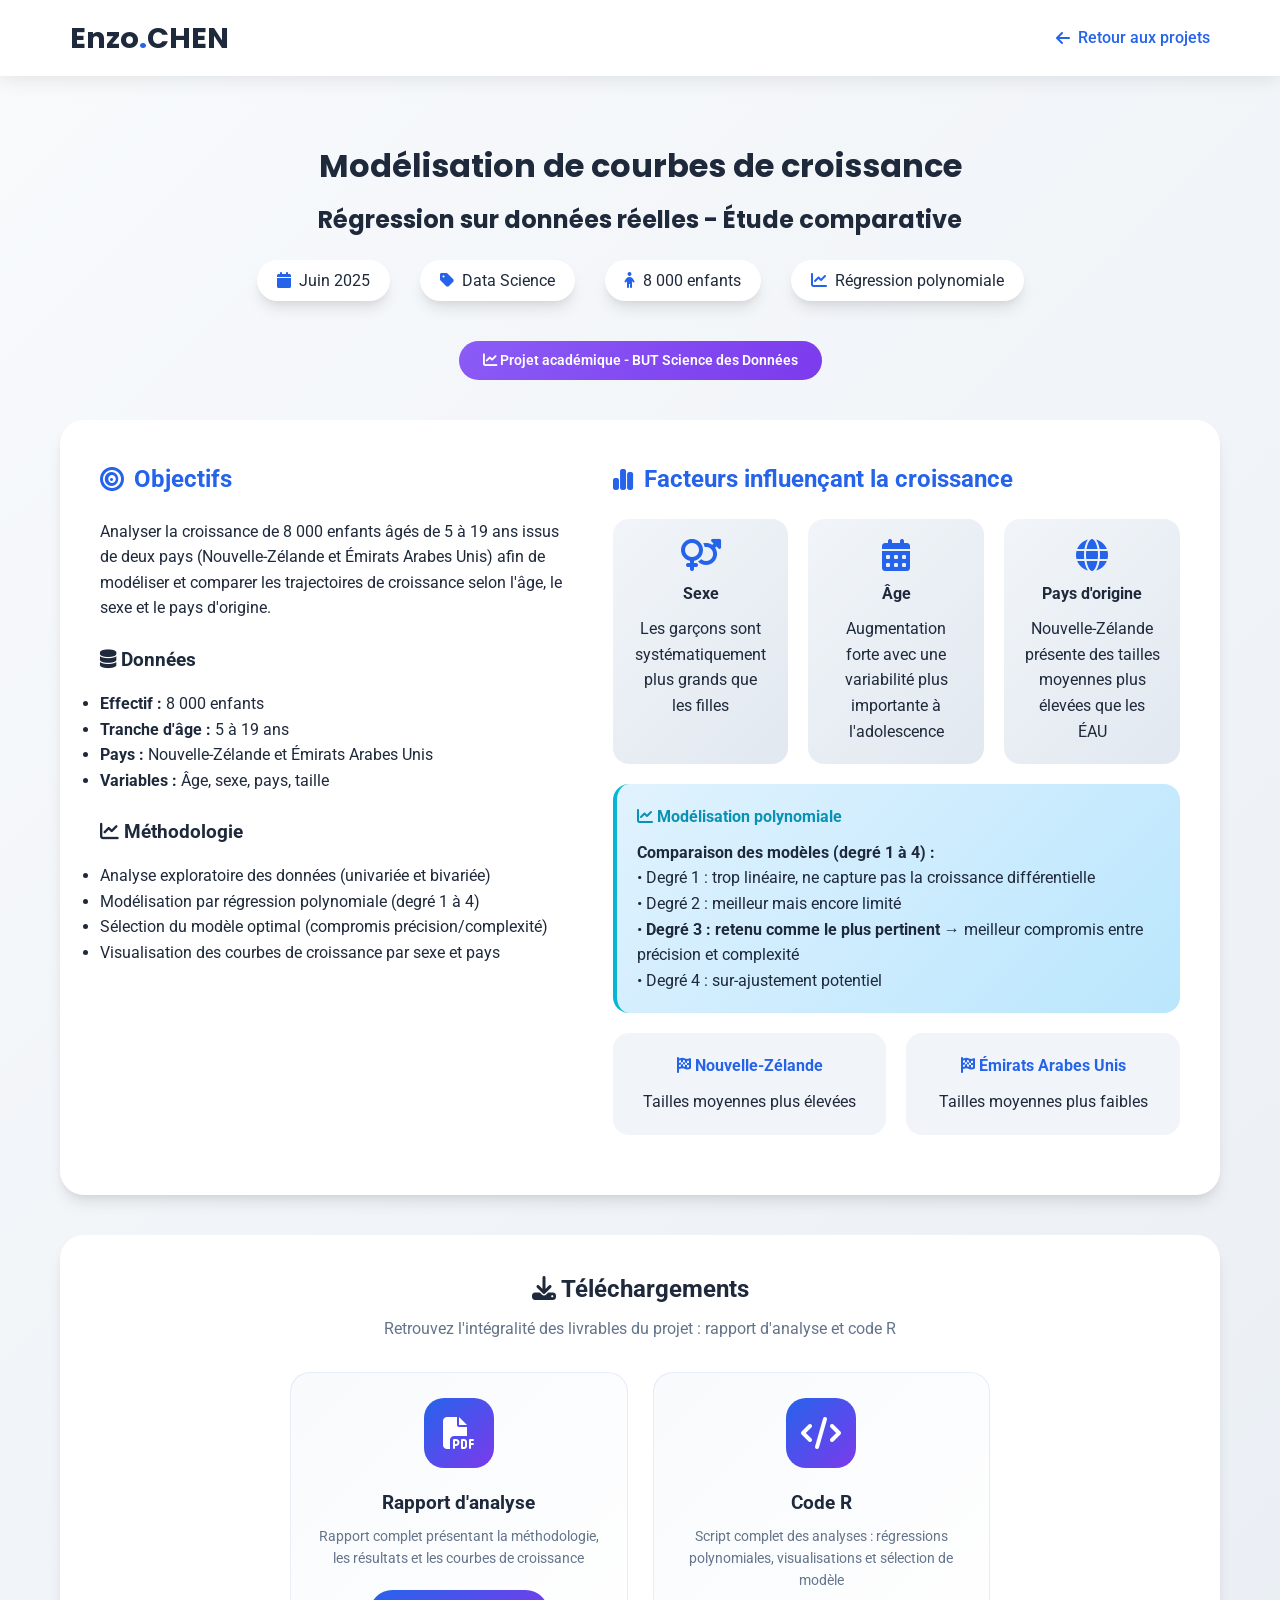
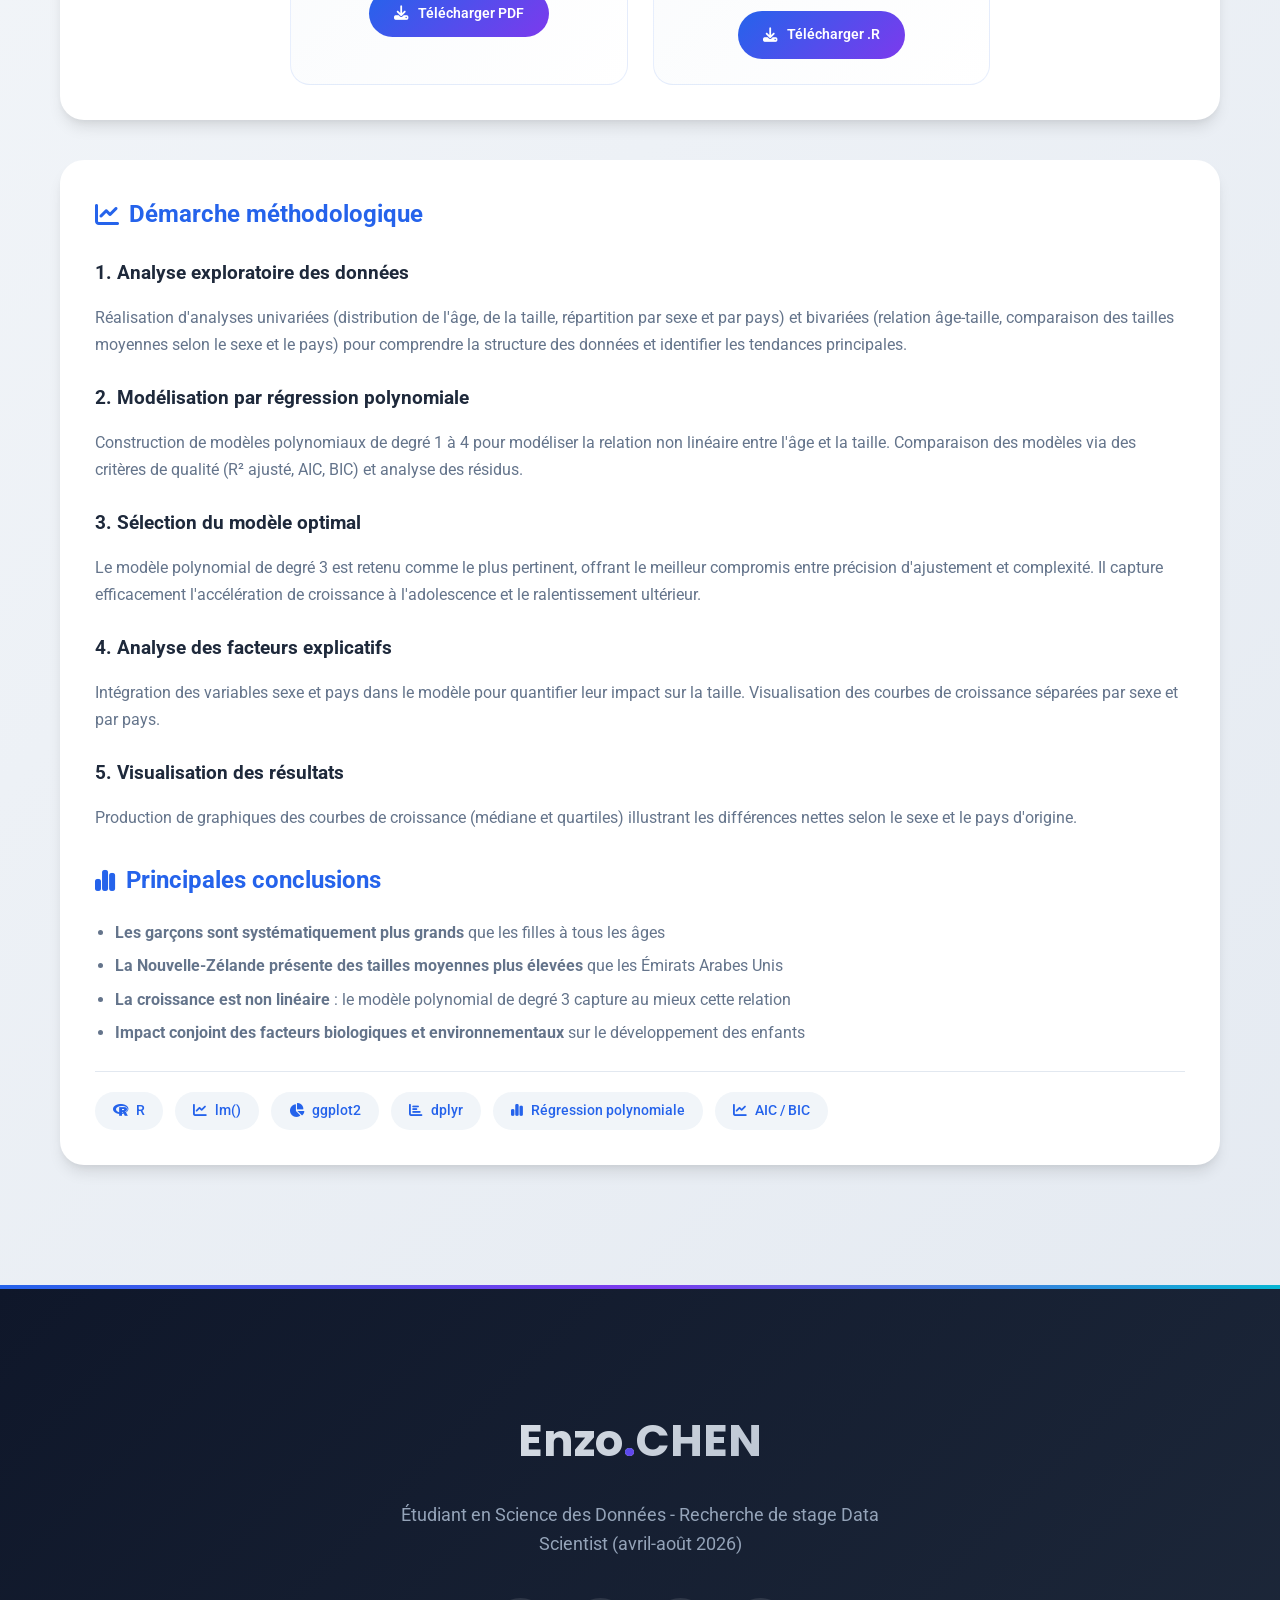
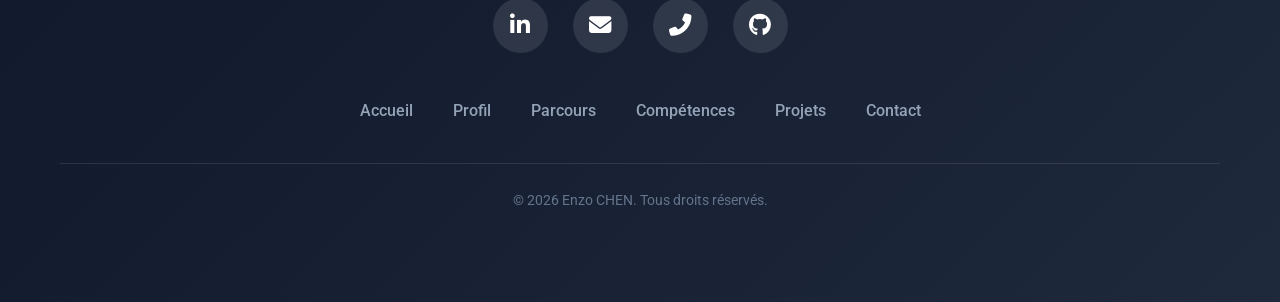
<file: projetCroissance.html>
<!DOCTYPE html>
<html lang="fr">
<head>
    <meta charset="UTF-8">
    <meta name="viewport" content="width=device-width, initial-scale=1.0">
    <title>Modélisation de courbes de croissance - Régression | Enzo CHEN</title>
    <link rel="stylesheet" href="https://cdnjs.cloudflare.com/ajax/libs/font-awesome/6.4.0/css/all.min.css">
    <link href="https://fonts.googleapis.com/css2?family=Poppins:wght@300;400;500;600;700&family=Roboto:wght@300;400;500;700&display=swap" rel="stylesheet">
    <style>
        * {
            margin: 0;
            padding: 0;
            box-sizing: border-box;
        }

        :root {
            --primary-color: #2563eb;
            --secondary-color: #7c3aed;
            --accent-color: #06b6d4;
            --dark-color: #1e293b;
            --light-color: #f8fafc;
            --gray-color: #64748b;
            --success-color: #10b981;
            --warning-color: #f59e0b;
            --shadow: 0 10px 15px -3px rgba(0, 0, 0, 0.1), 0 4px 6px -2px rgba(0, 0, 0, 0.05);
            --shadow-lg: 0 20px 25px -5px rgba(0, 0, 0, 0.1), 0 10px 10px -5px rgba(0, 0, 0, 0.04);
            --radius: 12px;
            --transition: all 0.3s ease;
        }

        body {
            font-family: 'Roboto', sans-serif;
            line-height: 1.6;
            color: var(--dark-color);
            background: linear-gradient(135deg, #f8fafc 0%, #e2e8f0 100%);
            min-height: 100vh;
        }

        .container {
            max-width: 1200px;
            margin: 0 auto;
            padding: 40px 20px;
        }

        /* Navigation */
        .navbar {
            position: fixed;
            top: 0;
            left: 0;
            width: 100%;
            background: rgba(255, 255, 255, 0.95);
            backdrop-filter: blur(10px);
            z-index: 1000;
            padding: 15px 0;
            box-shadow: 0 2px 20px rgba(0, 0, 0, 0.1);
        }

        .nav-container {
            display: flex;
            justify-content: space-between;
            align-items: center;
            padding: 0 30px;
            max-width: 1200px;
            margin: 0 auto;
        }

        .logo {
            font-family: 'Poppins', sans-serif;
            font-size: 1.8rem;
            font-weight: 700;
            color: var(--dark-color);
        }

        .logo-dot {
            color: var(--primary-color);
        }

        .back-link {
            color: var(--primary-color);
            text-decoration: none;
            font-weight: 500;
            transition: var(--transition);
            display: flex;
            align-items: center;
            gap: 8px;
        }

        .back-link:hover {
            color: var(--secondary-color);
            transform: translateX(-5px);
        }

        /* Header projet */
        .projet-header {
            margin-top: 100px;
            margin-bottom: 40px;
            text-align: center;
        }

        .projet-header h1 {
            font-size: 2rem;
            color: var(--dark-color);
            margin-bottom: 20px;
            font-family: 'Poppins', sans-serif;
        }

        .projet-meta {
            display: flex;
            justify-content: center;
            gap: 30px;
            flex-wrap: wrap;
            margin-bottom: 30px;
        }

        .meta-item {
            display: flex;
            align-items: center;
            gap: 8px;
            background: white;
            padding: 8px 20px;
            border-radius: 30px;
            box-shadow: var(--shadow);
        }

        .meta-item i {
            color: var(--primary-color);
        }

        .category-badge {
            display: inline-block;
            background: linear-gradient(135deg, #8b5cf6, #7c3aed);
            color: white;
            padding: 8px 24px;
            border-radius: 40px;
            font-weight: 600;
            font-size: 0.9rem;
            margin-top: 10px;
        }

        /* Contenu principal */
        .projet-content {
            display: grid;
            grid-template-columns: 1fr 1.2fr;
            gap: 40px;
            background: white;
            border-radius: 24px;
            padding: 40px;
            box-shadow: var(--shadow);
            margin-bottom: 40px;
        }

        /* Section des téléchargements */
        .downloads-section {
            background: white;
            border-radius: 24px;
            padding: 35px;
            box-shadow: var(--shadow);
            margin-bottom: 40px;
        }

        .downloads-title {
            text-align: center;
            margin-bottom: 30px;
        }

        .downloads-title h2 {
            font-size: 1.5rem;
            color: var(--dark-color);
            margin-bottom: 8px;
        }

        .downloads-title p {
            color: var(--gray-color);
        }

        .downloads-grid {
            display: grid;
            grid-template-columns: repeat(2, 1fr);
            gap: 25px;
            max-width: 700px;
            margin: 0 auto;
        }

        .download-card {
            background: linear-gradient(135deg, #f8fafc, #ffffff);
            border-radius: 20px;
            padding: 25px;
            text-align: center;
            transition: var(--transition);
            border: 1px solid rgba(37, 99, 235, 0.1);
        }

        .download-card:hover {
            transform: translateY(-5px);
            box-shadow: var(--shadow-lg);
            border-color: var(--primary-color);
        }

        .download-icon {
            width: 70px;
            height: 70px;
            background: linear-gradient(135deg, var(--primary-color), var(--secondary-color));
            border-radius: 20px;
            display: flex;
            align-items: center;
            justify-content: center;
            margin: 0 auto 20px;
        }

        .download-icon i {
            font-size: 2rem;
            color: white;
        }

        .download-card h3 {
            font-size: 1.2rem;
            margin-bottom: 8px;
            color: var(--dark-color);
        }

        .download-card p {
            font-size: 0.85rem;
            color: var(--gray-color);
            margin-bottom: 20px;
        }

        .download-btn {
            display: inline-flex;
            align-items: center;
            gap: 10px;
            background: linear-gradient(135deg, var(--primary-color), var(--secondary-color));
            color: white;
            padding: 12px 25px;
            border-radius: 40px;
            text-decoration: none;
            font-weight: 600;
            font-size: 0.9rem;
            transition: var(--transition);
            border: none;
            cursor: pointer;
        }

        .download-btn:hover {
            transform: translateY(-2px);
            box-shadow: var(--shadow);
        }

        /* Section description */
        .description-section {
            background: white;
            border-radius: 24px;
            padding: 35px;
            box-shadow: var(--shadow);
        }

        .description-section h2 {
            color: var(--primary-color);
            margin-bottom: 20px;
            font-size: 1.5rem;
            display: flex;
            align-items: center;
            gap: 10px;
        }

        .description-section h3 {
            margin: 25px 0 15px;
            color: var(--dark-color);
            font-size: 1.2rem;
        }

        .description-section p {
            color: var(--gray-color);
            margin-bottom: 15px;
            line-height: 1.7;
        }

        .description-section ul {
            padding-left: 20px;
            margin-bottom: 20px;
        }

        .description-section li {
            color: var(--gray-color);
            margin-bottom: 8px;
        }

        .facteurs-grid {
            display: grid;
            grid-template-columns: repeat(3, 1fr);
            gap: 20px;
            margin: 20px 0;
        }

        .facteur-card {
            background: linear-gradient(135deg, #f1f5f9, #e2e8f0);
            border-radius: 16px;
            padding: 20px;
            text-align: center;
            transition: var(--transition);
        }

        .facteur-card:hover {
            transform: translateY(-3px);
            box-shadow: var(--shadow);
        }

        .facteur-card i {
            font-size: 2rem;
            color: var(--primary-color);
            margin-bottom: 10px;
        }

        .facteur-card h4 {
            color: var(--dark-color);
            margin-bottom: 10px;
        }

        .model-box {
            background: linear-gradient(135deg, #e0f2fe, #bae6fd);
            border-left: 4px solid #06b6d4;
            padding: 20px;
            border-radius: 16px;
            margin: 20px 0;
        }

        .model-box h4 {
            color: #0891b2;
            margin-bottom: 10px;
        }

        .comparison-grid {
            display: grid;
            grid-template-columns: repeat(2, 1fr);
            gap: 20px;
            margin: 20px 0;
        }

        .comparison-card {
            background: #f1f5f9;
            border-radius: 16px;
            padding: 20px;
            text-align: center;
        }

        .comparison-card h5 {
            color: var(--primary-color);
            margin-bottom: 10px;
            font-size: 1rem;
        }

        .tech-stack {
            display: flex;
            flex-wrap: wrap;
            gap: 12px;
            margin-top: 25px;
            padding-top: 20px;
            border-top: 1px solid #e2e8f0;
        }

        .tech-stack span {
            background: #f1f5f9;
            padding: 8px 18px;
            border-radius: 30px;
            font-size: 0.85rem;
            color: var(--primary-color);
            font-weight: 500;
            display: inline-flex;
            align-items: center;
            gap: 8px;
        }

        .footer {
            background: var(--dark-color);
            color: white;
            padding: 40px 0;
            text-align: center;
            margin-top: 60px;
        }

        .btn-retour {
            display: inline-flex;
            align-items: center;
            gap: 10px;
            background: transparent;
            border: 2px solid var(--primary-color);
            color: var(--primary-color);
            padding: 12px 28px;
            border-radius: 40px;
            text-decoration: none;
            font-weight: 500;
            transition: var(--transition);
            margin-bottom: 20px;
        }

        .btn-retour:hover {
            background: var(--primary-color);
            color: white;
        }

        /* Responsive */
        @media (max-width: 992px) {
            .projet-content {
                grid-template-columns: 1fr;
                gap: 30px;
            }
            
            .facteurs-grid {
                grid-template-columns: 1fr;
            }
            
            .comparison-grid {
                grid-template-columns: 1fr;
            }
        }

        @media (max-width: 768px) {
            .projet-header h1 {
                font-size: 1.5rem;
            }
            
            .container {
                padding: 20px;
            }
            
            .projet-content,
            .downloads-section,
            .description-section {
                padding: 25px;
            }
            
            .meta-item {
                padding: 5px 15px;
                font-size: 0.8rem;
            }
            
            .downloads-grid {
                grid-template-columns: 1fr;
                gap: 20px;
            }
        }
		
		/* Footer - Version agrandie */
.footer {
    background: linear-gradient(135deg, #0f172a 0%, #1e293b 100%);
    color: white;
    padding: 80px 0 50px;
    position: relative;
    overflow: hidden;
    margin-top: 80px;
}

.footer::before {
    content: '';
    position: absolute;
    top: 0;
    left: 0;
    right: 0;
    height: 4px;
    background: linear-gradient(90deg, var(--primary-color), var(--secondary-color), var(--accent-color));
}

.footer-content {
    text-align: center;
    position: relative;
    z-index: 2;
}

.footer-logo {
    font-family: 'Poppins', sans-serif;
    font-size: 2.8rem;
    font-weight: 700;
    margin-bottom: 25px;
    background: linear-gradient(135deg, #ffffff, #94a3b8);
    -webkit-background-clip: text;
    background-clip: text;
    color: transparent;
}

.footer-logo-dot {
    background: linear-gradient(135deg, var(--primary-color), var(--secondary-color));
    -webkit-background-clip: text;
    background-clip: text;
    color: transparent;
}

.footer-text {
    color: #94a3b8;
    margin-bottom: 40px;
    max-width: 550px;
    margin-left: auto;
    margin-right: auto;
    font-size: 1.1rem;
    line-height: 1.6;
}

/* Liens de navigation footer */
.footer-links {
    display: flex;
    justify-content: center;
    flex-wrap: wrap;
    gap: 40px;
    margin-bottom: 40px;
}

.footer-links a {
    color: #94a3b8;
    text-decoration: none;
    font-size: 1rem;
    font-weight: 500;
    transition: var(--transition);
    position: relative;
}

.footer-links a::after {
    content: '';
    position: absolute;
    bottom: -6px;
    left: 0;
    width: 0;
    height: 2px;
    background: linear-gradient(90deg, var(--primary-color), var(--secondary-color));
    transition: var(--transition);
}

.footer-links a:hover {
    color: white;
}

.footer-links a:hover::after {
    width: 100%;
}

/* Réseaux sociaux */
.footer-social {
    display: flex;
    justify-content: center;
    gap: 25px;
    margin-bottom: 45px;
}

.social-link {
    width: 55px;
    height: 55px;
    background: rgba(255, 255, 255, 0.1);
    border-radius: 50%;
    display: flex;
    align-items: center;
    justify-content: center;
    color: white;
    font-size: 1.4rem;
    transition: var(--transition);
    text-decoration: none;
    position: relative;
    overflow: hidden;
}

.social-link::before {
    content: '';
    position: absolute;
    top: 0;
    left: -100%;
    width: 100%;
    height: 100%;
    background: linear-gradient(135deg, var(--primary-color), var(--secondary-color));
    transition: var(--transition);
    z-index: -1;
}

.social-link:hover::before {
    left: 0;
}

.social-link:hover {
    transform: translateY(-5px);
    color: white;
}

/* Couleurs spécifiques au survol */
.social-link.linkedin:hover::before {
    background: linear-gradient(135deg, #0077b5, #00a0dc);
}

.social-link.email:hover::before {
    background: linear-gradient(135deg, #ea4335, #fbbc04);
}

.social-link.phone:hover::before {
    background: linear-gradient(135deg, #34a853, #00c851);
}

.social-link.github:hover::before {
    background: linear-gradient(135deg, #333, #6e5494);
}

/* Copyright */
.footer-copyright {
    color: #64748b;
    font-size: 0.9rem;
    margin-top: 25px;
    padding-top: 25px;
    border-top: 1px solid rgba(255, 255, 255, 0.1);
}

/* Responsive */
@media (max-width: 768px) {
    .footer {
        padding: 50px 0 30px;
        margin-top: 50px;
    }
    
    .footer-logo {
        font-size: 2rem;
        margin-bottom: 20px;
    }
    
    .footer-text {
        font-size: 0.9rem;
        padding: 0 20px;
        margin-bottom: 30px;
    }
    
    .footer-links {
        gap: 25px;
        margin-bottom: 30px;
    }
    
    .footer-links a {
        font-size: 0.85rem;
    }
    
    .footer-social {
        gap: 15px;
        margin-bottom: 35px;
    }
    
    .social-link {
        width: 45px;
        height: 45px;
        font-size: 1.2rem;
    }
    
    .footer-copyright {
        font-size: 0.75rem;
    }
}
    </style>
</head>
<body>
    <nav class="navbar">
        <div class="nav-container">
            <div class="logo">Enzo<span class="logo-dot">.</span>CHEN</div>
            <a href="index.html#projets" class="back-link"><i class="fas fa-arrow-left"></i> Retour aux projets</a>
        </div>
    </nav>

    <div class="container">
        <div class="projet-header">
            <h1>Modélisation de courbes de croissance</h1>
            <h1 style="font-size: 1.5rem; margin-top: -10px;">Régression sur données réelles - Étude comparative</h1>
            <div class="projet-meta">
                <div class="meta-item"><i class="fas fa-calendar"></i> Juin 2025</div>
                <div class="meta-item"><i class="fas fa-tag"></i> Data Science</div>
                <div class="meta-item"><i class="fas fa-child"></i> 8 000 enfants</div>
                <div class="meta-item"><i class="fas fa-chart-line"></i> Régression polynomiale</div>
            </div>
            <div class="category-badge">
                <i class="fas fa-chart-line"></i> Projet académique - BUT Science des Données
            </div>
        </div>

        <div class="projet-content">
            <!-- Partie gauche : Résumé / Objectifs -->
            <div>
                <h2 style="color: var(--primary-color); margin-bottom: 20px; display: flex; align-items: center; gap: 10px;">
                    <i class="fas fa-bullseye"></i> Objectifs
                </h2>
                <p>Analyser la croissance de 8 000 enfants âgés de 5 à 19 ans issus de deux pays (Nouvelle-Zélande et Émirats Arabes Unis) afin de modéliser et comparer les trajectoires de croissance selon l'âge, le sexe et le pays d'origine.</p>
                
                <h3 style="margin: 25px 0 15px;"><i class="fas fa-database"></i> Données</h3>
                <ul>
                    <li><strong>Effectif :</strong> 8 000 enfants</li>
                    <li><strong>Tranche d'âge :</strong> 5 à 19 ans</li>
                    <li><strong>Pays :</strong> Nouvelle-Zélande et Émirats Arabes Unis</li>
                    <li><strong>Variables :</strong> Âge, sexe, pays, taille</li>
                </ul>

                <h3 style="margin: 25px 0 15px;"><i class="fas fa-chart-line"></i> Méthodologie</h3>
                <ul>
                    <li>Analyse exploratoire des données (univariée et bivariée)</li>
                    <li>Modélisation par régression polynomiale (degré 1 à 4)</li>
                    <li>Sélection du modèle optimal (compromis précision/complexité)</li>
                    <li>Visualisation des courbes de croissance par sexe et pays</li>
                </ul>
            </div>

            <!-- Partie droite : Facteurs étudiés -->
            <div>
                <h2 style="color: var(--primary-color); margin-bottom: 20px; display: flex; align-items: center; gap: 10px;">
                    <i class="fas fa-chart-simple"></i> Facteurs influençant la croissance
                </h2>
                
                <div class="facteurs-grid">
                    <div class="facteur-card">
                        <i class="fas fa-venus-mars"></i>
                        <h4>Sexe</h4>
                        <p>Les garçons sont systématiquement plus grands que les filles</p>
                    </div>
                    <div class="facteur-card">
                        <i class="fas fa-calendar-alt"></i>
                        <h4>Âge</h4>
                        <p>Augmentation forte avec une variabilité plus importante à l'adolescence</p>
                    </div>
                    <div class="facteur-card">
                        <i class="fas fa-globe"></i>
                        <h4>Pays d'origine</h4>
                        <p>Nouvelle-Zélande présente des tailles moyennes plus élevées que les ÉAU</p>
                    </div>
                </div>

                <div class="model-box">
                    <h4><i class="fas fa-chart-line"></i> Modélisation polynomiale</h4>
                    <p><strong>Comparaison des modèles (degré 1 à 4) :</strong><br>
                    • Degré 1 : trop linéaire, ne capture pas la croissance différentielle<br>
                    • Degré 2 : meilleur mais encore limité<br>
                    • <strong>Degré 3 : retenu comme le plus pertinent</strong> → meilleur compromis entre précision et complexité<br>
                    • Degré 4 : sur-ajustement potentiel</p>
                </div>

                <div class="comparison-grid">
                    <div class="comparison-card">
                        <h5><i class="fas fa-flag-checkered"></i> Nouvelle-Zélande</h5>
                        <p>Tailles moyennes plus élevées</p>
                    </div>
                    <div class="comparison-card">
                        <h5><i class="fas fa-flag-checkered"></i> Émirats Arabes Unis</h5>
                        <p>Tailles moyennes plus faibles</p>
                    </div>
                </div>
            </div>
        </div>

        <!-- Section des téléchargements -->
        <div class="downloads-section">
            <div class="downloads-title">
                <h2><i class="fas fa-download"></i> Téléchargements</h2>
                <p>Retrouvez l'intégralité des livrables du projet : rapport d'analyse et code R</p>
            </div>
            <div class="downloads-grid">
                <div class="download-card">
                    <div class="download-icon">
                        <i class="fas fa-file-pdf"></i>
                    </div>
                    <h3>Rapport d'analyse</h3>
                    <p>Rapport complet présentant la méthodologie, les résultats et les courbes de croissance</p>
                    <a href="pdf/SAE Régrésssion PDF1.pdf" class="download-btn" download>
                        <i class="fas fa-download"></i> Télécharger PDF
                    </a>
                </div>
                <div class="download-card">
                    <div class="download-icon">
                        <i class="fas fa-code"></i>
                    </div>
                    <h3>Code R</h3>
                    <p>Script complet des analyses : régressions polynomiales, visualisations et sélection de modèle</p>
                    <a href="pdf/CodePropreSAERegressionSurDonneesReelles.R" class="download-btn" download>
                        <i class="fas fa-download"></i> Télécharger .R
                    </a>
                </div>
            </div>
        </div>

        <!-- Section description détaillée -->
        <div class="description-section">
            <h2><i class="fas fa-chart-line"></i> Démarche méthodologique</h2>
            
            <h3>1. Analyse exploratoire des données</h3>
            <p>Réalisation d'analyses univariées (distribution de l'âge, de la taille, répartition par sexe et par pays) et bivariées (relation âge-taille, comparaison des tailles moyennes selon le sexe et le pays) pour comprendre la structure des données et identifier les tendances principales.</p>
            
            <h3>2. Modélisation par régression polynomiale</h3>
            <p>Construction de modèles polynomiaux de degré 1 à 4 pour modéliser la relation non linéaire entre l'âge et la taille. Comparaison des modèles via des critères de qualité (R² ajusté, AIC, BIC) et analyse des résidus.</p>
            
            <h3>3. Sélection du modèle optimal</h3>
            <p>Le modèle polynomial de degré 3 est retenu comme le plus pertinent, offrant le meilleur compromis entre précision d'ajustement et complexité. Il capture efficacement l'accélération de croissance à l'adolescence et le ralentissement ultérieur.</p>
            
            <h3>4. Analyse des facteurs explicatifs</h3>
            <p>Intégration des variables sexe et pays dans le modèle pour quantifier leur impact sur la taille. Visualisation des courbes de croissance séparées par sexe et par pays.</p>
            
            <h3>5. Visualisation des résultats</h3>
            <p>Production de graphiques des courbes de croissance (médiane et quartiles) illustrant les différences nettes selon le sexe et le pays d'origine.</p>

            <h2 style="margin-top: 30px;"><i class="fas fa-chart-simple"></i> Principales conclusions</h2>
            <ul>
                <li><strong>Les garçons sont systématiquement plus grands</strong> que les filles à tous les âges</li>
                <li><strong>La Nouvelle-Zélande présente des tailles moyennes plus élevées</strong> que les Émirats Arabes Unis</li>
                <li><strong>La croissance est non linéaire</strong> : le modèle polynomial de degré 3 capture au mieux cette relation</li>
                <li><strong>Impact conjoint des facteurs biologiques et environnementaux</strong> sur le développement des enfants</li>
            </ul>

            <div class="tech-stack">
                <span><i class="fab fa-r-project"></i> R</span>
                <span><i class="fas fa-chart-line"></i> lm()</span>
                <span><i class="fas fa-chart-pie"></i> ggplot2</span>
                <span><i class="fas fa-chart-bar"></i> dplyr</span>
                <span><i class="fas fa-chart-simple"></i> Régression polynomiale</span>
                <span><i class="fas fa-chart-line"></i> AIC / BIC</span>
            </div>
        </div>
    </div>

    <footer class="footer">
        <div class="container">
            <div class="footer-content">
                <div class="footer-logo">
                    Enzo<span class="footer-logo-dot">.</span>CHEN
                </div>
                <p class="footer-text">Étudiant en Science des Données - Recherche de stage Data Scientist (avril-août 2026)</p>
                
                <div class="footer-social">
                    <a href="https://www.linkedin.com/in/enzo-chen-78555934a" target="_blank" class="social-link linkedin">
                        <i class="fab fa-linkedin-in"></i>
                    </a>
                    <a href="mailto:echen170406@gmail.com" class="social-link email">
                        <i class="fas fa-envelope"></i>
                    </a>
                    <a href="tel:0767896889" class="social-link phone">
                        <i class="fas fa-phone-alt"></i>
                    </a>
                    <a href="https://github.com/echen170406-ctrl" target="_blank" class="social-link github">
                        <i class="fab fa-github"></i>
                    </a>
                </div>
                
                <div class="footer-links">
                    <a href="index.html#accueil">Accueil</a>
                    <a href="index.html#profil">Profil</a>
                    <a href="index.html#parcours">Parcours</a>
                    <a href="index.html#competences">Compétences</a>
                    <a href="index.html#projets">Projets</a>
                    <a href="index.html#contact">Contact</a>
                </div>
                
                <p class="footer-copyright">
                    &copy; 2026 Enzo CHEN. Tous droits réservés.
                </p>
            </div>
        </div>
    </footer>
</body>
</html>
</file>
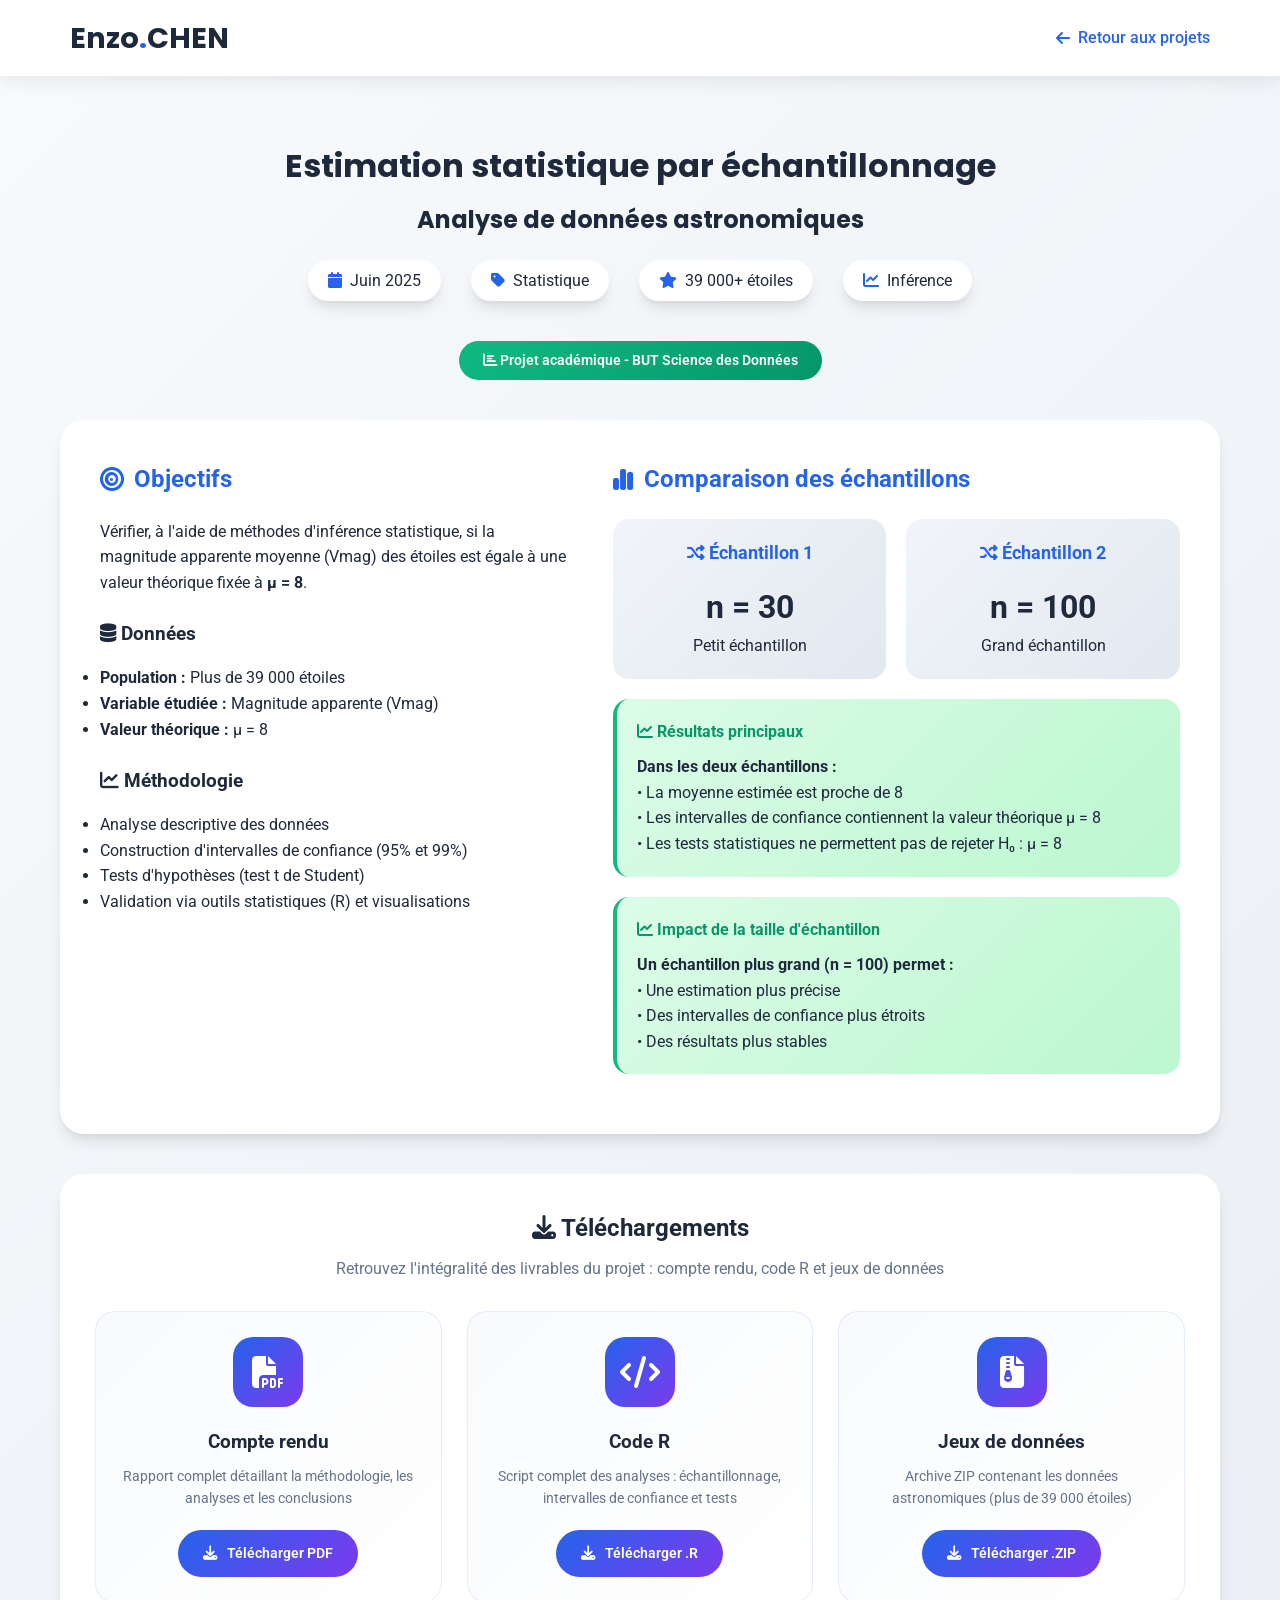
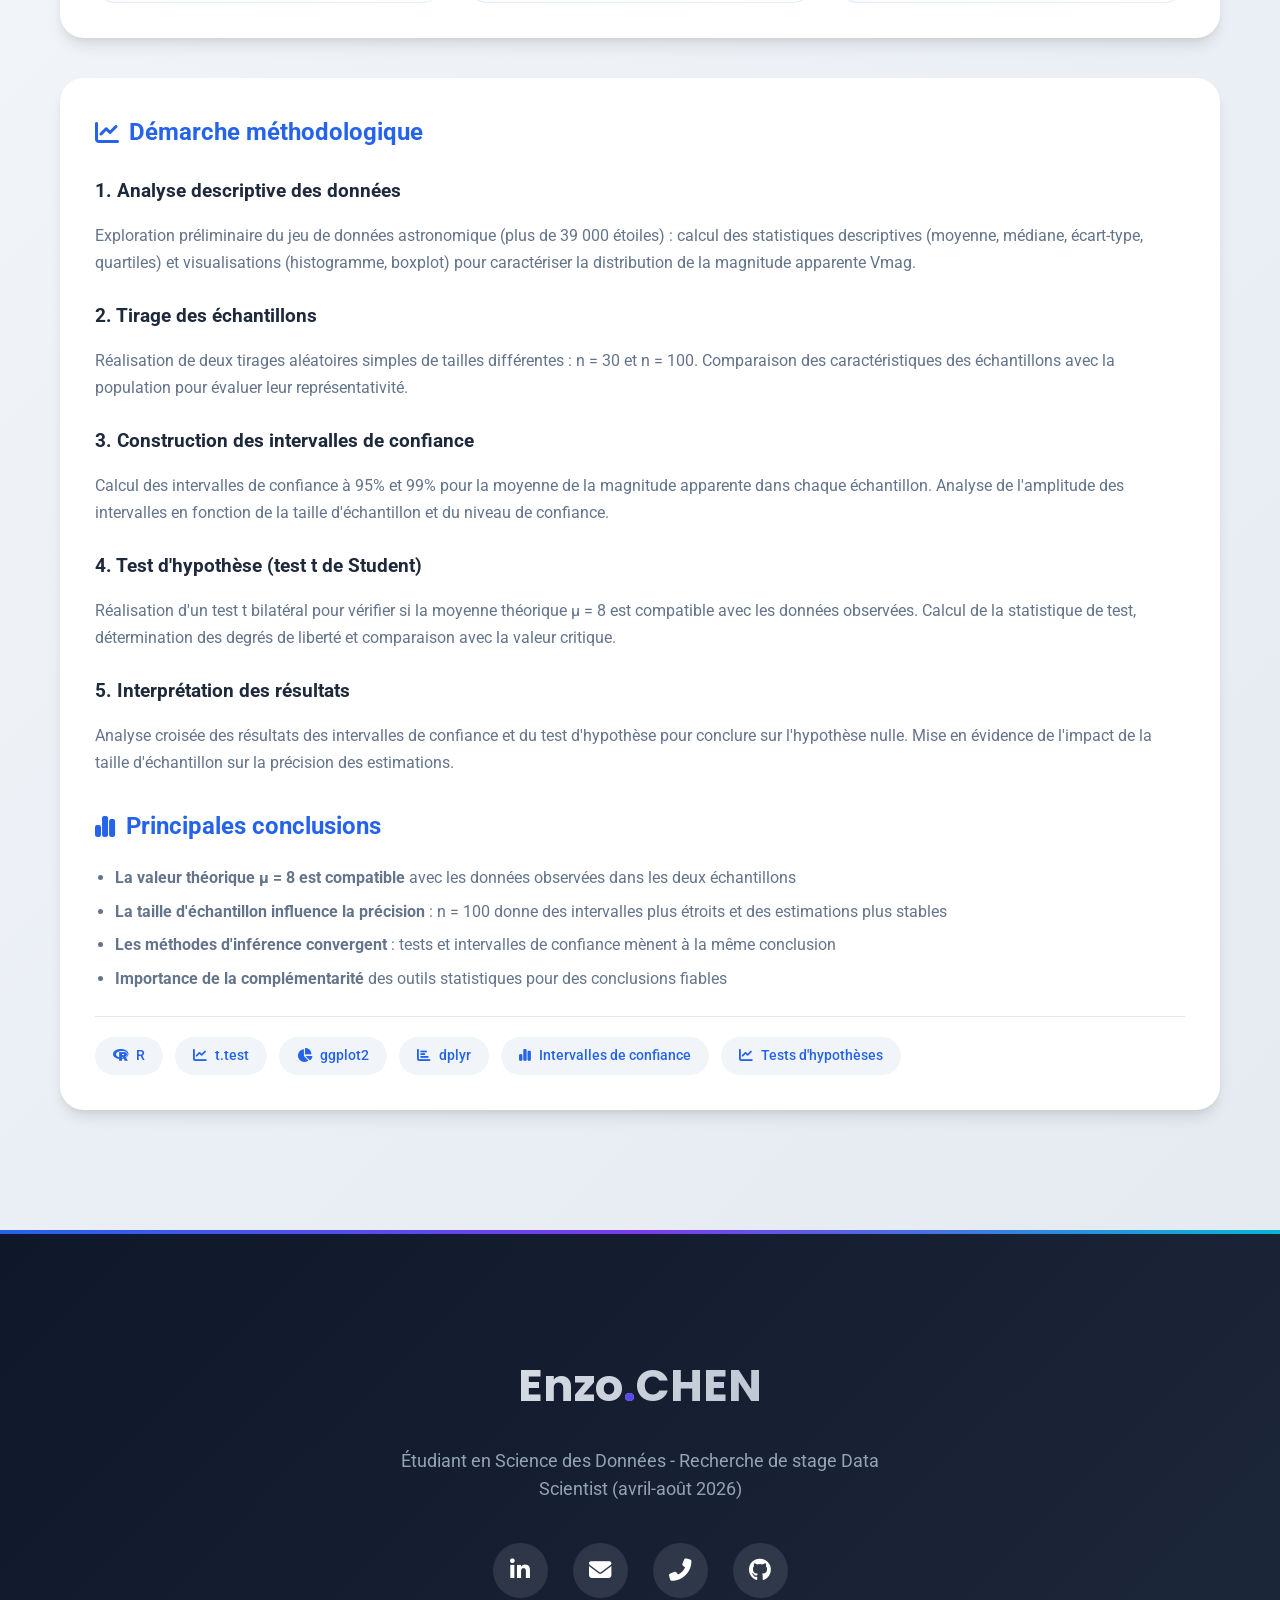
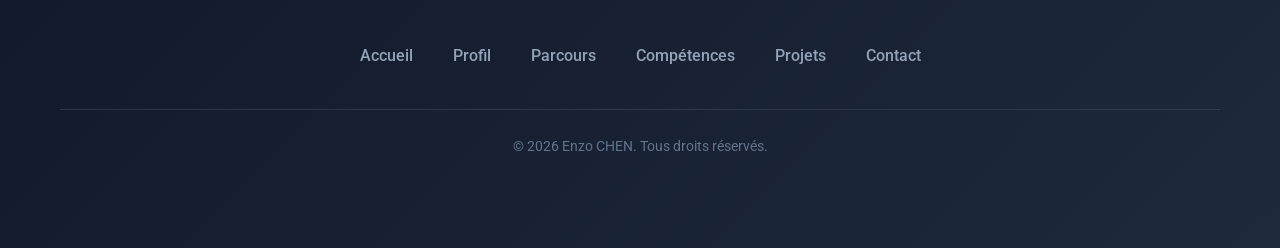
<file: projetEchantillonnage.html>
<!DOCTYPE html>
<html lang="fr">
<head>
    <meta charset="UTF-8">
    <meta name="viewport" content="width=device-width, initial-scale=1.0">
    <title>Estimation par échantillonnage - Données astronomiques | Enzo CHEN</title>
    <link rel="stylesheet" href="https://cdnjs.cloudflare.com/ajax/libs/font-awesome/6.4.0/css/all.min.css">
    <link href="https://fonts.googleapis.com/css2?family=Poppins:wght@300;400;500;600;700&family=Roboto:wght@300;400;500;700&display=swap" rel="stylesheet">
    <style>
        * {
            margin: 0;
            padding: 0;
            box-sizing: border-box;
        }

        :root {
            --primary-color: #2563eb;
            --secondary-color: #7c3aed;
            --accent-color: #06b6d4;
            --dark-color: #1e293b;
            --light-color: #f8fafc;
            --gray-color: #64748b;
            --success-color: #10b981;
            --warning-color: #f59e0b;
            --shadow: 0 10px 15px -3px rgba(0, 0, 0, 0.1), 0 4px 6px -2px rgba(0, 0, 0, 0.05);
            --shadow-lg: 0 20px 25px -5px rgba(0, 0, 0, 0.1), 0 10px 10px -5px rgba(0, 0, 0, 0.04);
            --radius: 12px;
            --transition: all 0.3s ease;
        }

        body {
            font-family: 'Roboto', sans-serif;
            line-height: 1.6;
            color: var(--dark-color);
            background: linear-gradient(135deg, #f8fafc 0%, #e2e8f0 100%);
            min-height: 100vh;
        }

        .container {
            max-width: 1200px;
            margin: 0 auto;
            padding: 40px 20px;
        }

        /* Navigation */
        .navbar {
            position: fixed;
            top: 0;
            left: 0;
            width: 100%;
            background: rgba(255, 255, 255, 0.95);
            backdrop-filter: blur(10px);
            z-index: 1000;
            padding: 15px 0;
            box-shadow: 0 2px 20px rgba(0, 0, 0, 0.1);
        }

        .nav-container {
            display: flex;
            justify-content: space-between;
            align-items: center;
            padding: 0 30px;
            max-width: 1200px;
            margin: 0 auto;
        }

        .logo {
            font-family: 'Poppins', sans-serif;
            font-size: 1.8rem;
            font-weight: 700;
            color: var(--dark-color);
        }

        .logo-dot {
            color: var(--primary-color);
        }

        .back-link {
            color: var(--primary-color);
            text-decoration: none;
            font-weight: 500;
            transition: var(--transition);
            display: flex;
            align-items: center;
            gap: 8px;
        }

        .back-link:hover {
            color: var(--secondary-color);
            transform: translateX(-5px);
        }

        /* Header projet */
        .projet-header {
            margin-top: 100px;
            margin-bottom: 40px;
            text-align: center;
        }

        .projet-header h1 {
            font-size: 2rem;
            color: var(--dark-color);
            margin-bottom: 20px;
            font-family: 'Poppins', sans-serif;
        }

        .projet-meta {
            display: flex;
            justify-content: center;
            gap: 30px;
            flex-wrap: wrap;
            margin-bottom: 30px;
        }

        .meta-item {
            display: flex;
            align-items: center;
            gap: 8px;
            background: white;
            padding: 8px 20px;
            border-radius: 30px;
            box-shadow: var(--shadow);
        }

        .meta-item i {
            color: var(--primary-color);
        }

        .category-badge {
            display: inline-block;
            background: linear-gradient(135deg, #10b981, #059669);
            color: white;
            padding: 8px 24px;
            border-radius: 40px;
            font-weight: 600;
            font-size: 0.9rem;
            margin-top: 10px;
        }

        /* Contenu principal */
        .projet-content {
            display: grid;
            grid-template-columns: 1fr 1.2fr;
            gap: 40px;
            background: white;
            border-radius: 24px;
            padding: 40px;
            box-shadow: var(--shadow);
            margin-bottom: 40px;
        }

        /* Section des téléchargements */
        .downloads-section {
            background: white;
            border-radius: 24px;
            padding: 35px;
            box-shadow: var(--shadow);
            margin-bottom: 40px;
        }

        .downloads-title {
            text-align: center;
            margin-bottom: 30px;
        }

        .downloads-title h2 {
            font-size: 1.5rem;
            color: var(--dark-color);
            margin-bottom: 8px;
        }

        .downloads-title p {
            color: var(--gray-color);
        }

        .downloads-grid {
            display: grid;
            grid-template-columns: repeat(3, 1fr);
            gap: 25px;
        }

        .download-card {
            background: linear-gradient(135deg, #f8fafc, #ffffff);
            border-radius: 20px;
            padding: 25px;
            text-align: center;
            transition: var(--transition);
            border: 1px solid rgba(37, 99, 235, 0.1);
        }

        .download-card:hover {
            transform: translateY(-5px);
            box-shadow: var(--shadow-lg);
            border-color: var(--primary-color);
        }

        .download-icon {
            width: 70px;
            height: 70px;
            background: linear-gradient(135deg, var(--primary-color), var(--secondary-color));
            border-radius: 20px;
            display: flex;
            align-items: center;
            justify-content: center;
            margin: 0 auto 20px;
        }

        .download-icon i {
            font-size: 2rem;
            color: white;
        }

        .download-card h3 {
            font-size: 1.2rem;
            margin-bottom: 8px;
            color: var(--dark-color);
        }

        .download-card p {
            font-size: 0.85rem;
            color: var(--gray-color);
            margin-bottom: 20px;
        }

        .download-btn {
            display: inline-flex;
            align-items: center;
            gap: 10px;
            background: linear-gradient(135deg, var(--primary-color), var(--secondary-color));
            color: white;
            padding: 12px 25px;
            border-radius: 40px;
            text-decoration: none;
            font-weight: 600;
            font-size: 0.9rem;
            transition: var(--transition);
            border: none;
            cursor: pointer;
        }

        .download-btn:hover {
            transform: translateY(-2px);
            box-shadow: var(--shadow);
        }

        /* Section description */
        .description-section {
            background: white;
            border-radius: 24px;
            padding: 35px;
            box-shadow: var(--shadow);
        }

        .description-section h2 {
            color: var(--primary-color);
            margin-bottom: 20px;
            font-size: 1.5rem;
            display: flex;
            align-items: center;
            gap: 10px;
        }

        .description-section h3 {
            margin: 25px 0 15px;
            color: var(--dark-color);
            font-size: 1.2rem;
        }

        .description-section p {
            color: var(--gray-color);
            margin-bottom: 15px;
            line-height: 1.7;
        }

        .description-section ul {
            padding-left: 20px;
            margin-bottom: 20px;
        }

        .description-section li {
            color: var(--gray-color);
            margin-bottom: 8px;
        }

        .sample-compare {
            display: grid;
            grid-template-columns: repeat(2, 1fr);
            gap: 20px;
            margin: 20px 0;
        }

        .sample-card {
            background: linear-gradient(135deg, #f1f5f9, #e2e8f0);
            border-radius: 16px;
            padding: 20px;
            text-align: center;
            transition: var(--transition);
        }

        .sample-card:hover {
            transform: translateY(-3px);
            box-shadow: var(--shadow);
        }

        .sample-card h4 {
            color: var(--primary-color);
            margin-bottom: 15px;
            font-size: 1.1rem;
        }

        .sample-card .sample-size {
            font-size: 2rem;
            font-weight: 700;
            color: var(--dark-color);
        }

        .result-box {
            background: linear-gradient(135deg, #dcfce7, #bbf7d0);
            border-left: 4px solid #10b981;
            padding: 20px;
            border-radius: 16px;
            margin: 20px 0;
        }

        .result-box h4 {
            color: #059669;
            margin-bottom: 10px;
        }

        .tech-stack {
            display: flex;
            flex-wrap: wrap;
            gap: 12px;
            margin-top: 25px;
            padding-top: 20px;
            border-top: 1px solid #e2e8f0;
        }

        .tech-stack span {
            background: #f1f5f9;
            padding: 8px 18px;
            border-radius: 30px;
            font-size: 0.85rem;
            color: var(--primary-color);
            font-weight: 500;
            display: inline-flex;
            align-items: center;
            gap: 8px;
        }

        .footer {
            background: var(--dark-color);
            color: white;
            padding: 40px 0;
            text-align: center;
            margin-top: 60px;
        }

        .btn-retour {
            display: inline-flex;
            align-items: center;
            gap: 10px;
            background: transparent;
            border: 2px solid var(--primary-color);
            color: var(--primary-color);
            padding: 12px 28px;
            border-radius: 40px;
            text-decoration: none;
            font-weight: 500;
            transition: var(--transition);
            margin-bottom: 20px;
        }

        .btn-retour:hover {
            background: var(--primary-color);
            color: white;
        }

        /* Responsive */
        @media (max-width: 992px) {
            .projet-content {
                grid-template-columns: 1fr;
                gap: 30px;
            }
            
            .downloads-grid {
                grid-template-columns: repeat(2, 1fr);
                gap: 20px;
            }
            
            .sample-compare {
                grid-template-columns: 1fr;
            }
        }

        @media (max-width: 768px) {
            .projet-header h1 {
                font-size: 1.5rem;
            }
            
            .container {
                padding: 20px;
            }
            
            .projet-content,
            .downloads-section,
            .description-section {
                padding: 25px;
            }
            
            .meta-item {
                padding: 5px 15px;
                font-size: 0.8rem;
            }
            
            .downloads-grid {
                grid-template-columns: 1fr;
                gap: 20px;
            }
        }
		
/* Footer - Version agrandie */
.footer {
    background: linear-gradient(135deg, #0f172a 0%, #1e293b 100%);
    color: white;
    padding: 80px 0 50px;
    position: relative;
    overflow: hidden;
    margin-top: 80px;
}

.footer::before {
    content: '';
    position: absolute;
    top: 0;
    left: 0;
    right: 0;
    height: 4px;
    background: linear-gradient(90deg, var(--primary-color), var(--secondary-color), var(--accent-color));
}

.footer-content {
    text-align: center;
    position: relative;
    z-index: 2;
}

.footer-logo {
    font-family: 'Poppins', sans-serif;
    font-size: 2.8rem;
    font-weight: 700;
    margin-bottom: 25px;
    background: linear-gradient(135deg, #ffffff, #94a3b8);
    -webkit-background-clip: text;
    background-clip: text;
    color: transparent;
}

.footer-logo-dot {
    background: linear-gradient(135deg, var(--primary-color), var(--secondary-color));
    -webkit-background-clip: text;
    background-clip: text;
    color: transparent;
}

.footer-text {
    color: #94a3b8;
    margin-bottom: 40px;
    max-width: 550px;
    margin-left: auto;
    margin-right: auto;
    font-size: 1.1rem;
    line-height: 1.6;
}

/* Liens de navigation footer */
.footer-links {
    display: flex;
    justify-content: center;
    flex-wrap: wrap;
    gap: 40px;
    margin-bottom: 40px;
}

.footer-links a {
    color: #94a3b8;
    text-decoration: none;
    font-size: 1rem;
    font-weight: 500;
    transition: var(--transition);
    position: relative;
}

.footer-links a::after {
    content: '';
    position: absolute;
    bottom: -6px;
    left: 0;
    width: 0;
    height: 2px;
    background: linear-gradient(90deg, var(--primary-color), var(--secondary-color));
    transition: var(--transition);
}

.footer-links a:hover {
    color: white;
}

.footer-links a:hover::after {
    width: 100%;
}

/* Réseaux sociaux */
.footer-social {
    display: flex;
    justify-content: center;
    gap: 25px;
    margin-bottom: 45px;
}

.social-link {
    width: 55px;
    height: 55px;
    background: rgba(255, 255, 255, 0.1);
    border-radius: 50%;
    display: flex;
    align-items: center;
    justify-content: center;
    color: white;
    font-size: 1.4rem;
    transition: var(--transition);
    text-decoration: none;
    position: relative;
    overflow: hidden;
}

.social-link::before {
    content: '';
    position: absolute;
    top: 0;
    left: -100%;
    width: 100%;
    height: 100%;
    background: linear-gradient(135deg, var(--primary-color), var(--secondary-color));
    transition: var(--transition);
    z-index: -1;
}

.social-link:hover::before {
    left: 0;
}

.social-link:hover {
    transform: translateY(-5px);
    color: white;
}

/* Couleurs spécifiques au survol */
.social-link.linkedin:hover::before {
    background: linear-gradient(135deg, #0077b5, #00a0dc);
}

.social-link.email:hover::before {
    background: linear-gradient(135deg, #ea4335, #fbbc04);
}

.social-link.phone:hover::before {
    background: linear-gradient(135deg, #34a853, #00c851);
}

.social-link.github:hover::before {
    background: linear-gradient(135deg, #333, #6e5494);
}

/* Copyright */
.footer-copyright {
    color: #64748b;
    font-size: 0.9rem;
    margin-top: 25px;
    padding-top: 25px;
    border-top: 1px solid rgba(255, 255, 255, 0.1);
}

/* Responsive */
@media (max-width: 768px) {
    .footer {
        padding: 50px 0 30px;
        margin-top: 50px;
    }
    
    .footer-logo {
        font-size: 2rem;
        margin-bottom: 20px;
    }
    
    .footer-text {
        font-size: 0.9rem;
        padding: 0 20px;
        margin-bottom: 30px;
    }
    
    .footer-links {
        gap: 25px;
        margin-bottom: 30px;
    }
    
    .footer-links a {
        font-size: 0.85rem;
    }
    
    .footer-social {
        gap: 15px;
        margin-bottom: 35px;
    }
    
    .social-link {
        width: 45px;
        height: 45px;
        font-size: 1.2rem;
    }
    
    .footer-copyright {
        font-size: 0.75rem;
    }
}

    </style>
</head>
<body>
    <nav class="navbar">
        <div class="nav-container">
            <div class="logo">Enzo<span class="logo-dot">.</span>CHEN</div>
            <a href="index.html#projets" class="back-link"><i class="fas fa-arrow-left"></i> Retour aux projets</a>
        </div>
    </nav>

    <div class="container">
        <div class="projet-header">
            <h1>Estimation statistique par échantillonnage</h1>
            <h1 style="font-size: 1.5rem; margin-top: -10px;">Analyse de données astronomiques</h1>
            <div class="projet-meta">
                <div class="meta-item"><i class="fas fa-calendar"></i> Juin 2025</div>
                <div class="meta-item"><i class="fas fa-tag"></i> Statistique</div>
                <div class="meta-item"><i class="fas fa-star"></i> 39 000+ étoiles</div>
                <div class="meta-item"><i class="fas fa-chart-line"></i> Inférence</div>
            </div>
            <div class="category-badge">
                <i class="fas fa-chart-bar"></i> Projet académique - BUT Science des Données
            </div>
        </div>

        <div class="projet-content">
            <!-- Partie gauche : Résumé / Objectifs -->
            <div>
                <h2 style="color: var(--primary-color); margin-bottom: 20px; display: flex; align-items: center; gap: 10px;">
                    <i class="fas fa-bullseye"></i> Objectifs
                </h2>
                <p>Vérifier, à l'aide de méthodes d'inférence statistique, si la magnitude apparente moyenne (Vmag) des étoiles est égale à une valeur théorique fixée à <strong>μ = 8</strong>.</p>
                
                <h3 style="margin: 25px 0 15px;"><i class="fas fa-database"></i> Données</h3>
                <ul>
                    <li><strong>Population :</strong> Plus de 39 000 étoiles</li>
                    <li><strong>Variable étudiée :</strong> Magnitude apparente (Vmag)</li>
                    <li><strong>Valeur théorique :</strong> μ = 8</li>
                </ul>

                <h3 style="margin: 25px 0 15px;"><i class="fas fa-chart-line"></i> Méthodologie</h3>
                <ul>
                    <li>Analyse descriptive des données</li>
                    <li>Construction d'intervalles de confiance (95% et 99%)</li>
                    <li>Tests d'hypothèses (test t de Student)</li>
                    <li>Validation via outils statistiques (R) et visualisations</li>
                </ul>
            </div>

            <!-- Partie droite : Comparaison échantillons -->
            <div>
                <h2 style="color: var(--primary-color); margin-bottom: 20px; display: flex; align-items: center; gap: 10px;">
                    <i class="fas fa-chart-simple"></i> Comparaison des échantillons
                </h2>
                
                <div class="sample-compare">
                    <div class="sample-card">
                        <h4><i class="fas fa-random"></i> Échantillon 1</h4>
                        <div class="sample-size">n = 30</div>
                        <p>Petit échantillon</p>
                    </div>
                    <div class="sample-card">
                        <h4><i class="fas fa-random"></i> Échantillon 2</h4>
                        <div class="sample-size">n = 100</div>
                        <p>Grand échantillon</p>
                    </div>
                </div>

                <div class="result-box">
                    <h4><i class="fas fa-chart-line"></i> Résultats principaux</h4>
                    <p><strong>Dans les deux échantillons :</strong><br>
                    • La moyenne estimée est proche de 8<br>
                    • Les intervalles de confiance contiennent la valeur théorique μ = 8<br>
                    • Les tests statistiques ne permettent pas de rejeter H₀ : μ = 8</p>
                </div>

                <div class="result-box">
                    <h4><i class="fas fa-chart-line"></i> Impact de la taille d'échantillon</h4>
                    <p><strong>Un échantillon plus grand (n = 100) permet :</strong><br>
                    • Une estimation plus précise<br>
                    • Des intervalles de confiance plus étroits<br>
                    • Des résultats plus stables</p>
                </div>
            </div>
        </div>

        <!-- Section des téléchargements -->
        <div class="downloads-section">
            <div class="downloads-title">
                <h2><i class="fas fa-download"></i> Téléchargements</h2>
                <p>Retrouvez l'intégralité des livrables du projet : compte rendu, code R et jeux de données</p>
            </div>
            <div class="downloads-grid">
                <div class="download-card">
                    <div class="download-icon">
                        <i class="fas fa-file-pdf"></i>
                    </div>
                    <h3>Compte rendu</h3>
                    <p>Rapport complet détaillant la méthodologie, les analyses et les conclusions</p>
                    <a href="pdf/CHEN_DAI_MA_CompteRenduEstimationParEchantillonnage3.pdf" class="download-btn" download>
                        <i class="fas fa-download"></i> Télécharger PDF
                    </a>
                </div>
                <div class="download-card">
                    <div class="download-icon">
                        <i class="fas fa-code"></i>
                    </div>
                    <h3>Code R</h3>
                    <p>Script complet des analyses : échantillonnage, intervalles de confiance et tests</p>
                    <a href="pdf/Programme_sae_echantillonnage.R" class="download-btn" download>
                        <i class="fas fa-download"></i> Télécharger .R
                    </a>
                </div>
                <div class="download-card">
                    <div class="download-icon">
                        <i class="fas fa-file-archive"></i>
                    </div>
                    <h3>Jeux de données</h3>
                    <p>Archive ZIP contenant les données astronomiques (plus de 39 000 étoiles)</p>
                    <a href="pdf/donneesEchantillonnage.zip" class="download-btn" download>
                        <i class="fas fa-download"></i> Télécharger .ZIP
                    </a>
                </div>
            </div>
        </div>

        <!-- Section description détaillée -->
        <div class="description-section">
            <h2><i class="fas fa-chart-line"></i> Démarche méthodologique</h2>
            
            <h3>1. Analyse descriptive des données</h3>
            <p>Exploration préliminaire du jeu de données astronomique (plus de 39 000 étoiles) : calcul des statistiques descriptives (moyenne, médiane, écart-type, quartiles) et visualisations (histogramme, boxplot) pour caractériser la distribution de la magnitude apparente Vmag.</p>
            
            <h3>2. Tirage des échantillons</h3>
            <p>Réalisation de deux tirages aléatoires simples de tailles différentes : n = 30 et n = 100. Comparaison des caractéristiques des échantillons avec la population pour évaluer leur représentativité.</p>
            
            <h3>3. Construction des intervalles de confiance</h3>
            <p>Calcul des intervalles de confiance à 95% et 99% pour la moyenne de la magnitude apparente dans chaque échantillon. Analyse de l'amplitude des intervalles en fonction de la taille d'échantillon et du niveau de confiance.</p>
            
            <h3>4. Test d'hypothèse (test t de Student)</h3>
            <p>Réalisation d'un test t bilatéral pour vérifier si la moyenne théorique μ = 8 est compatible avec les données observées. Calcul de la statistique de test, détermination des degrés de liberté et comparaison avec la valeur critique.</p>
            
            <h3>5. Interprétation des résultats</h3>
            <p>Analyse croisée des résultats des intervalles de confiance et du test d'hypothèse pour conclure sur l'hypothèse nulle. Mise en évidence de l'impact de la taille d'échantillon sur la précision des estimations.</p>

            <h2 style="margin-top: 30px;"><i class="fas fa-chart-simple"></i> Principales conclusions</h2>
            <ul>
                <li><strong>La valeur théorique μ = 8 est compatible</strong> avec les données observées dans les deux échantillons</li>
                <li><strong>La taille d'échantillon influence la précision</strong> : n = 100 donne des intervalles plus étroits et des estimations plus stables</li>
                <li><strong>Les méthodes d'inférence convergent</strong> : tests et intervalles de confiance mènent à la même conclusion</li>
                <li><strong>Importance de la complémentarité</strong> des outils statistiques pour des conclusions fiables</li>
            </ul>

            <div class="tech-stack">
                <span><i class="fab fa-r-project"></i> R</span>
                <span><i class="fas fa-chart-line"></i> t.test</span>
                <span><i class="fas fa-chart-pie"></i> ggplot2</span>
                <span><i class="fas fa-chart-bar"></i> dplyr</span>
                <span><i class="fas fa-chart-simple"></i> Intervalles de confiance</span>
                <span><i class="fas fa-chart-line"></i> Tests d'hypothèses</span>
            </div>
        </div>
    </div>

    <footer class="footer">
        <div class="container">
            <div class="footer-content">
                <div class="footer-logo">
                    Enzo<span class="footer-logo-dot">.</span>CHEN
                </div>
                <p class="footer-text">Étudiant en Science des Données - Recherche de stage Data Scientist (avril-août 2026)</p>
                
                <div class="footer-social">
                    <a href="https://www.linkedin.com/in/enzo-chen-78555934a" target="_blank" class="social-link linkedin">
                        <i class="fab fa-linkedin-in"></i>
                    </a>
                    <a href="mailto:echen170406@gmail.com" class="social-link email">
                        <i class="fas fa-envelope"></i>
                    </a>
                    <a href="tel:0767896889" class="social-link phone">
                        <i class="fas fa-phone-alt"></i>
                    </a>
                    <a href="https://github.com/echen170406-ctrl" target="_blank" class="social-link github">
                        <i class="fab fa-github"></i>
                    </a>
                </div>
                
                <div class="footer-links">
                    <a href="index.html#accueil">Accueil</a>
                    <a href="index.html#profil">Profil</a>
                    <a href="index.html#parcours">Parcours</a>
                    <a href="index.html#competences">Compétences</a>
                    <a href="index.html#projets">Projets</a>
                    <a href="index.html#contact">Contact</a>
                </div>
                
                <p class="footer-copyright">
                    &copy; 2026 Enzo CHEN. Tous droits réservés.
                </p>
            </div>
        </div>
    </footer>
</body>
</html>
</file>
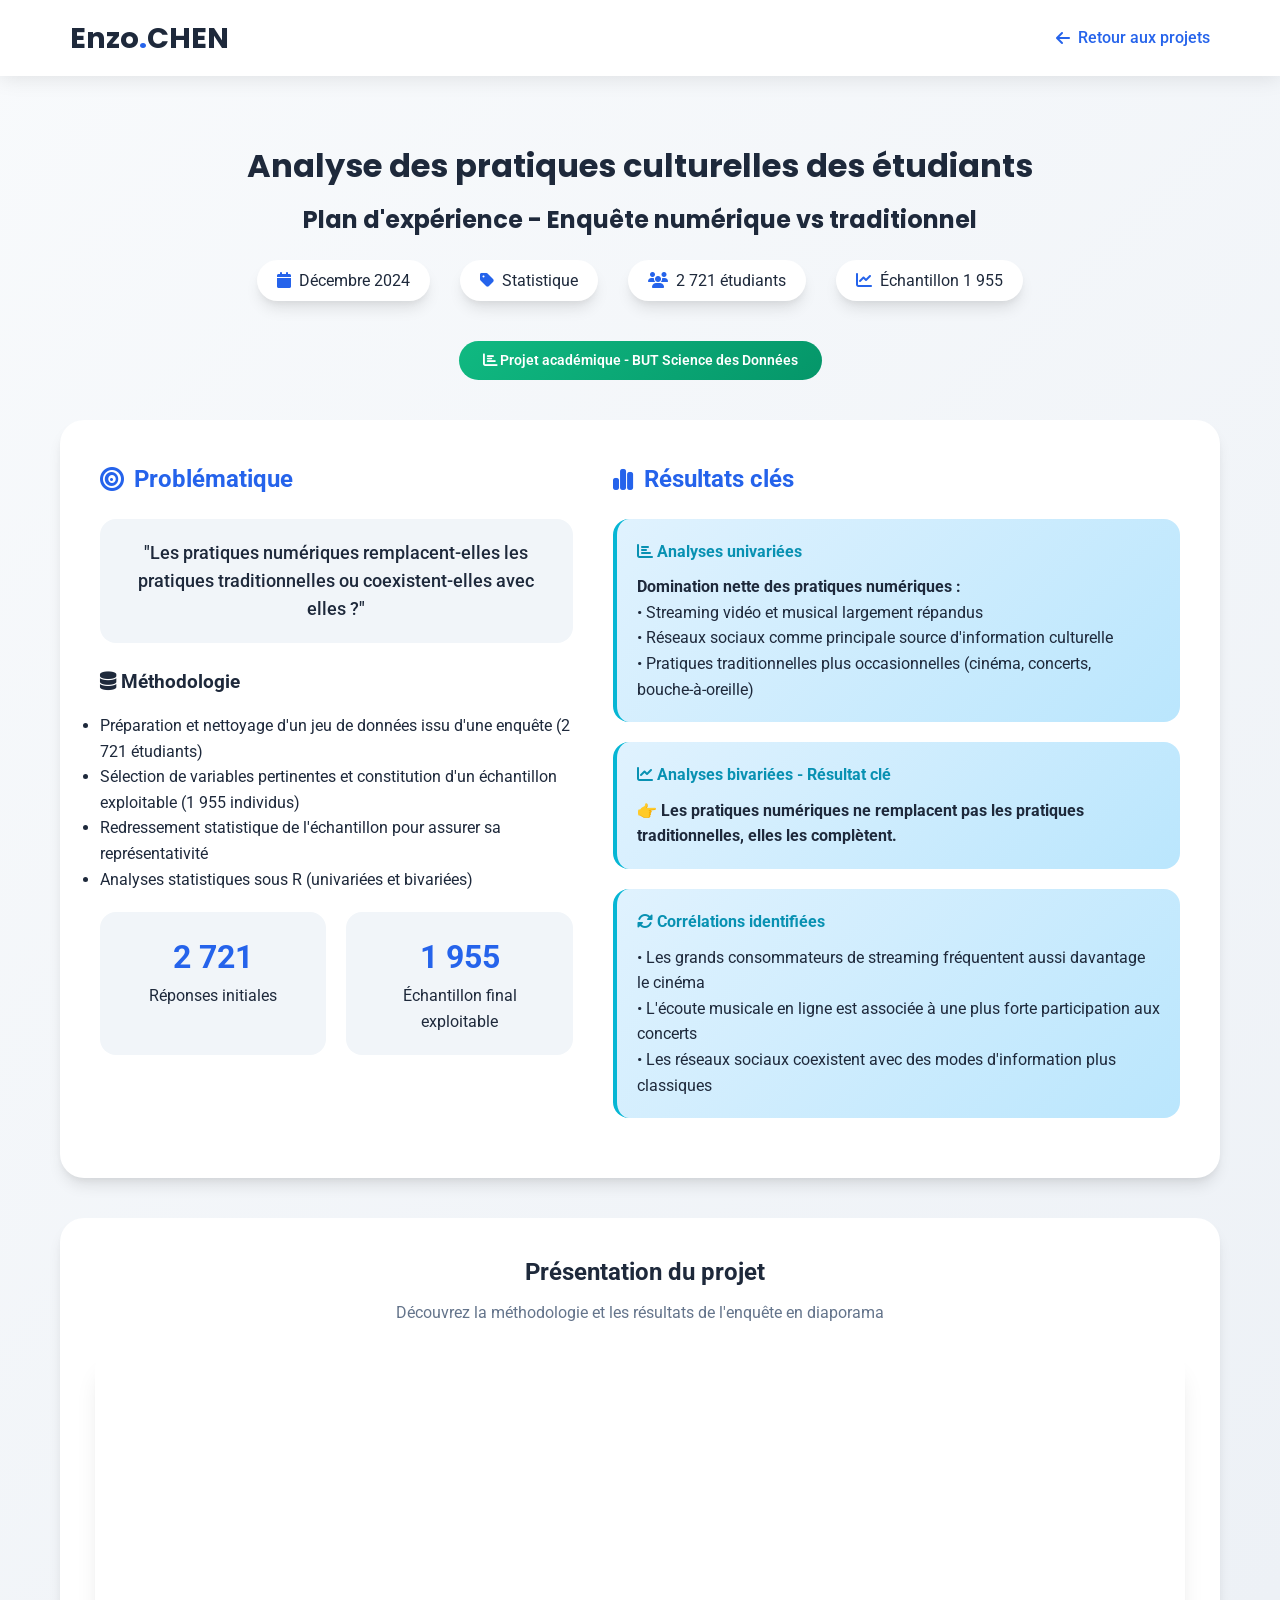
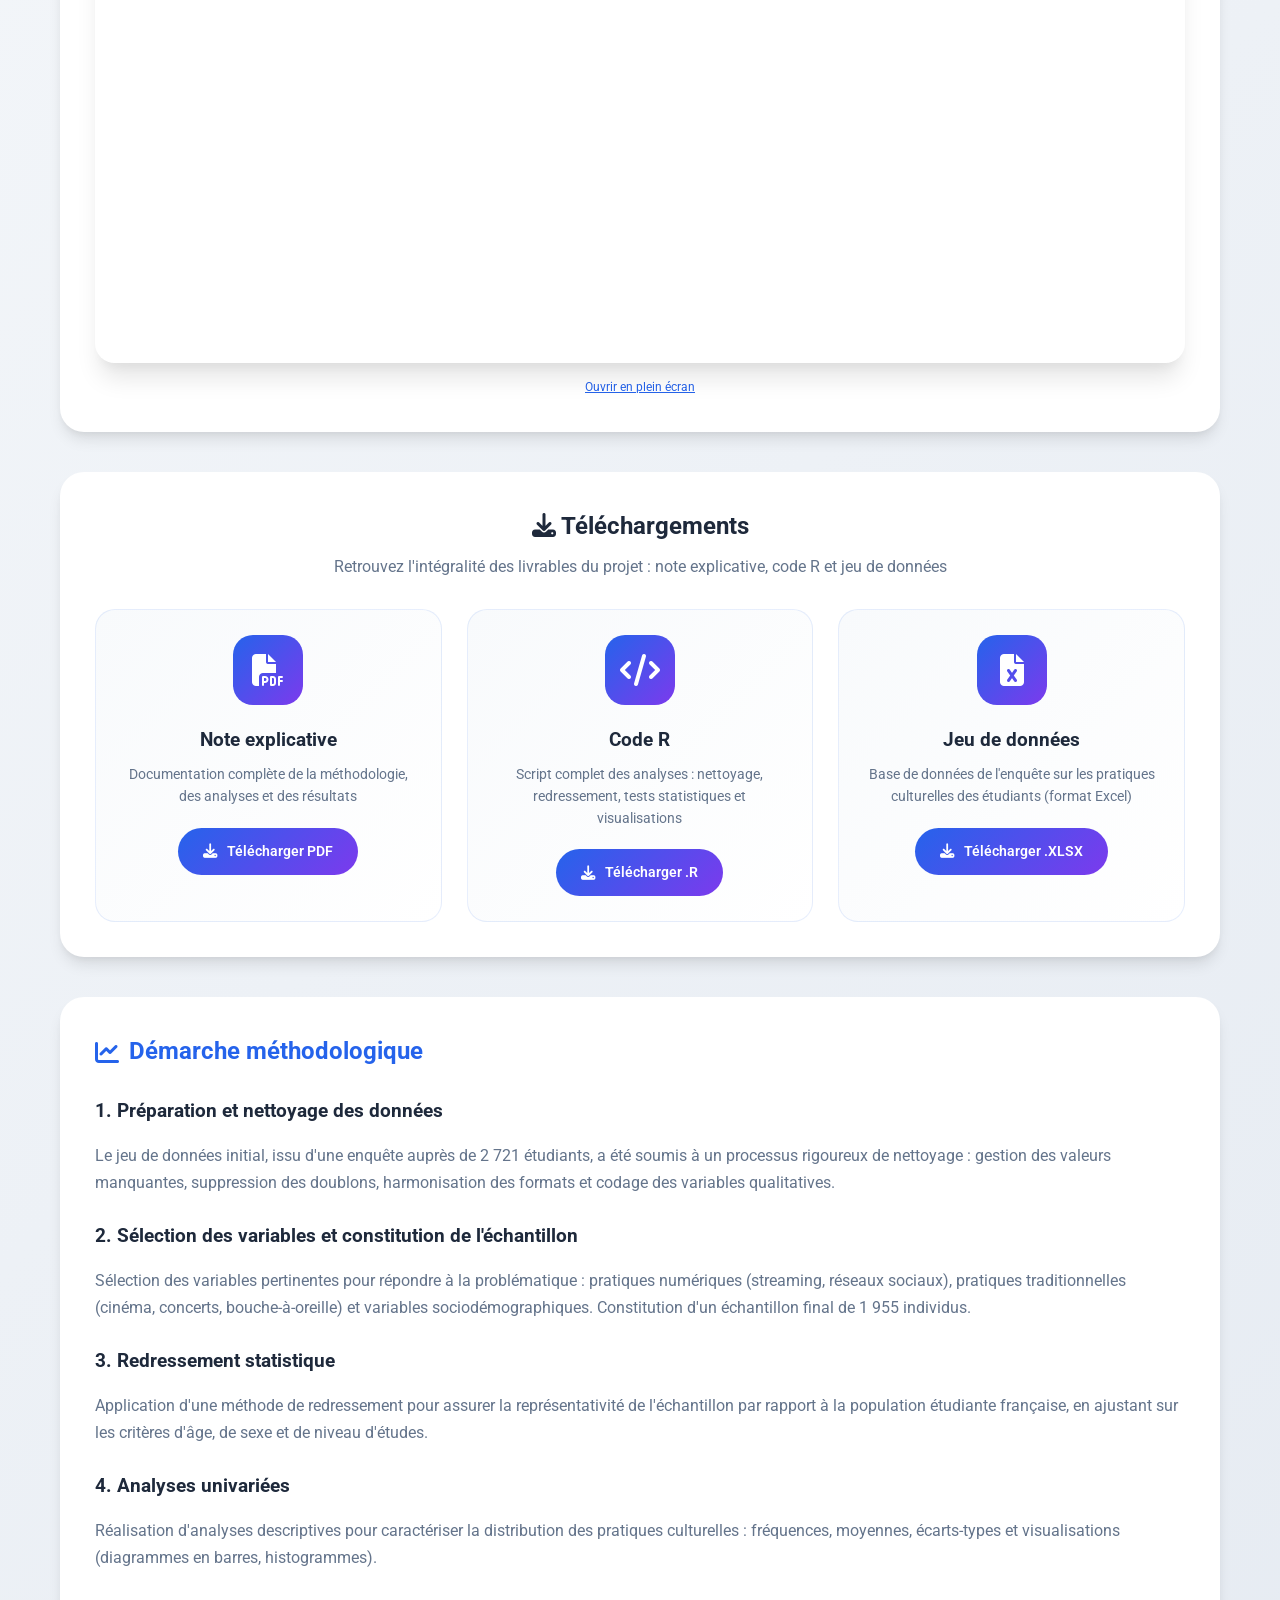
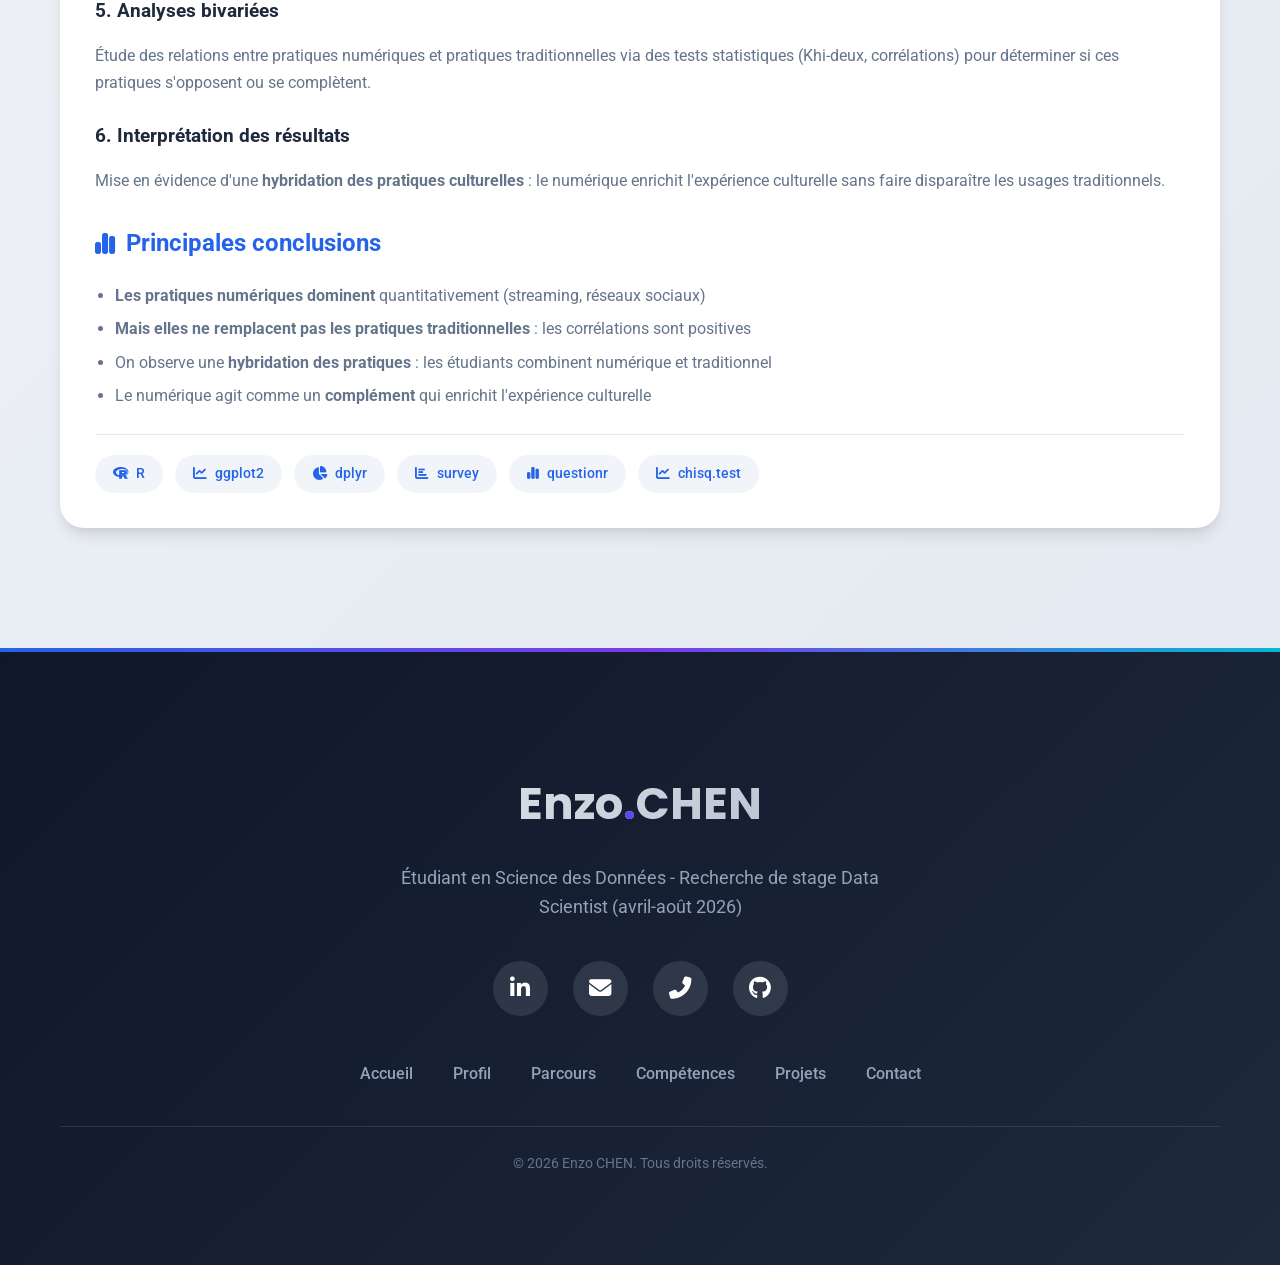
<file: projetEnqueteEtudiant.html>
<!DOCTYPE html>
<html lang="fr">
<head>
    <meta charset="UTF-8">
    <meta name="viewport" content="width=device-width, initial-scale=1.0">
    <title>Enquête pratiques culturelles étudiants | Enzo CHEN</title>
    <link rel="stylesheet" href="https://cdnjs.cloudflare.com/ajax/libs/font-awesome/6.4.0/css/all.min.css">
    <link href="https://fonts.googleapis.com/css2?family=Poppins:wght@300;400;500;600;700&family=Roboto:wght@300;400;500;700&display=swap" rel="stylesheet">
    <style>
        * {
            margin: 0;
            padding: 0;
            box-sizing: border-box;
        }

        :root {
            --primary-color: #2563eb;
            --secondary-color: #7c3aed;
            --accent-color: #06b6d4;
            --dark-color: #1e293b;
            --light-color: #f8fafc;
            --gray-color: #64748b;
            --success-color: #10b981;
            --warning-color: #f59e0b;
            --shadow: 0 10px 15px -3px rgba(0, 0, 0, 0.1), 0 4px 6px -2px rgba(0, 0, 0, 0.05);
            --shadow-lg: 0 20px 25px -5px rgba(0, 0, 0, 0.1), 0 10px 10px -5px rgba(0, 0, 0, 0.04);
            --radius: 12px;
            --transition: all 0.3s ease;
        }

        body {
            font-family: 'Roboto', sans-serif;
            line-height: 1.6;
            color: var(--dark-color);
            background: linear-gradient(135deg, #f8fafc 0%, #e2e8f0 100%);
            min-height: 100vh;
        }

        .container {
            max-width: 1200px;
            margin: 0 auto;
            padding: 40px 20px;
        }

        /* Navigation */
        .navbar {
            position: fixed;
            top: 0;
            left: 0;
            width: 100%;
            background: rgba(255, 255, 255, 0.95);
            backdrop-filter: blur(10px);
            z-index: 1000;
            padding: 15px 0;
            box-shadow: 0 2px 20px rgba(0, 0, 0, 0.1);
        }

        .nav-container {
            display: flex;
            justify-content: space-between;
            align-items: center;
            padding: 0 30px;
            max-width: 1200px;
            margin: 0 auto;
        }

        .logo {
            font-family: 'Poppins', sans-serif;
            font-size: 1.8rem;
            font-weight: 700;
            color: var(--dark-color);
        }

        .logo-dot {
            color: var(--primary-color);
        }

        .back-link {
            color: var(--primary-color);
            text-decoration: none;
            font-weight: 500;
            transition: var(--transition);
            display: flex;
            align-items: center;
            gap: 8px;
        }

        .back-link:hover {
            color: var(--secondary-color);
            transform: translateX(-5px);
        }

        /* Header projet */
        .projet-header {
            margin-top: 100px;
            margin-bottom: 40px;
            text-align: center;
        }

        .projet-header h1 {
            font-size: 2rem;
            color: var(--dark-color);
            margin-bottom: 20px;
            font-family: 'Poppins', sans-serif;
        }

        .projet-meta {
            display: flex;
            justify-content: center;
            gap: 30px;
            flex-wrap: wrap;
            margin-bottom: 30px;
        }

        .meta-item {
            display: flex;
            align-items: center;
            gap: 8px;
            background: white;
            padding: 8px 20px;
            border-radius: 30px;
            box-shadow: var(--shadow);
        }

        .meta-item i {
            color: var(--primary-color);
        }

        .category-badge {
            display: inline-block;
            background: linear-gradient(135deg, #10b981, #059669);
            color: white;
            padding: 8px 24px;
            border-radius: 40px;
            font-weight: 600;
            font-size: 0.9rem;
            margin-top: 10px;
        }

        /* Contenu principal */
        .projet-content {
            display: grid;
            grid-template-columns: 1fr 1.2fr;
            gap: 40px;
            background: white;
            border-radius: 24px;
            padding: 40px;
            box-shadow: var(--shadow);
            margin-bottom: 40px;
        }

        /* Section Canva */
        .canva-section {
            background: white;
            border-radius: 24px;
            padding: 35px;
            box-shadow: var(--shadow);
            margin-bottom: 40px;
        }

        .canva-title {
            text-align: center;
            margin-bottom: 25px;
        }

        .canva-title h2 {
            font-size: 1.5rem;
            color: var(--dark-color);
            margin-bottom: 8px;
            display: flex;
            align-items: center;
            justify-content: center;
            gap: 10px;
        }

        .canva-title p {
            color: var(--gray-color);
        }

        .canva-container {
            position: relative;
            width: 100%;
            height: 0;
            padding-bottom: 56.25%; /* Ratio 16:9 */
            overflow: hidden;
            border-radius: 20px;
            box-shadow: var(--shadow-lg);
        }

        .canva-container iframe {
            position: absolute;
            top: 0;
            left: 0;
            width: 100%;
            height: 100%;
            border: none;
            border-radius: 20px;
        }

        /* Section des téléchargements */
        .downloads-section {
            background: white;
            border-radius: 24px;
            padding: 35px;
            box-shadow: var(--shadow);
            margin-bottom: 40px;
        }

        .downloads-title {
            text-align: center;
            margin-bottom: 30px;
        }

        .downloads-title h2 {
            font-size: 1.5rem;
            color: var(--dark-color);
            margin-bottom: 8px;
        }

        .downloads-title p {
            color: var(--gray-color);
        }

        .downloads-grid {
            display: grid;
            grid-template-columns: repeat(3, 1fr);
            gap: 25px;
        }

        .download-card {
            background: linear-gradient(135deg, #f8fafc, #ffffff);
            border-radius: 20px;
            padding: 25px;
            text-align: center;
            transition: var(--transition);
            border: 1px solid rgba(37, 99, 235, 0.1);
        }

        .download-card:hover {
            transform: translateY(-5px);
            box-shadow: var(--shadow-lg);
            border-color: var(--primary-color);
        }

        .download-icon {
            width: 70px;
            height: 70px;
            background: linear-gradient(135deg, var(--primary-color), var(--secondary-color));
            border-radius: 20px;
            display: flex;
            align-items: center;
            justify-content: center;
            margin: 0 auto 20px;
        }

        .download-icon i {
            font-size: 2rem;
            color: white;
        }

        .download-card h3 {
            font-size: 1.2rem;
            margin-bottom: 8px;
            color: var(--dark-color);
        }

        .download-card p {
            font-size: 0.85rem;
            color: var(--gray-color);
            margin-bottom: 20px;
        }

        .download-btn {
            display: inline-flex;
            align-items: center;
            gap: 10px;
            background: linear-gradient(135deg, var(--primary-color), var(--secondary-color));
            color: white;
            padding: 12px 25px;
            border-radius: 40px;
            text-decoration: none;
            font-weight: 600;
            font-size: 0.9rem;
            transition: var(--transition);
            border: none;
            cursor: pointer;
        }

        .download-btn:hover {
            transform: translateY(-2px);
            box-shadow: var(--shadow);
        }

        /* Section description */
        .description-section {
            background: white;
            border-radius: 24px;
            padding: 35px;
            box-shadow: var(--shadow);
        }

        .description-section h2 {
            color: var(--primary-color);
            margin-bottom: 20px;
            font-size: 1.5rem;
            display: flex;
            align-items: center;
            gap: 10px;
        }

        .description-section h3 {
            margin: 25px 0 15px;
            color: var(--dark-color);
            font-size: 1.2rem;
        }

        .description-section p {
            color: var(--gray-color);
            margin-bottom: 15px;
            line-height: 1.7;
        }

        .description-section ul {
            padding-left: 20px;
            margin-bottom: 20px;
        }

        .description-section li {
            color: var(--gray-color);
            margin-bottom: 8px;
        }

        .insight-box {
            background: linear-gradient(135deg, #e0f2fe, #bae6fd);
            border-left: 4px solid #06b6d4;
            padding: 20px;
            border-radius: 16px;
            margin: 20px 0;
        }

        .insight-box h4 {
            color: #0891b2;
            margin-bottom: 10px;
        }

        .stat-grid {
            display: grid;
            grid-template-columns: repeat(2, 1fr);
            gap: 20px;
            margin: 20px 0;
        }

        .stat-card {
            background: #f1f5f9;
            border-radius: 16px;
            padding: 20px;
            text-align: center;
        }

        .stat-card .stat-number {
            font-size: 2rem;
            font-weight: 700;
            color: var(--primary-color);
        }

        .tech-stack {
            display: flex;
            flex-wrap: wrap;
            gap: 12px;
            margin-top: 25px;
            padding-top: 20px;
            border-top: 1px solid #e2e8f0;
        }

        .tech-stack span {
            background: #f1f5f9;
            padding: 8px 18px;
            border-radius: 30px;
            font-size: 0.85rem;
            color: var(--primary-color);
            font-weight: 500;
            display: inline-flex;
            align-items: center;
            gap: 8px;
        }

        /* Footer - Version agrandie */
        .footer {
            background: linear-gradient(135deg, #0f172a 0%, #1e293b 100%);
            color: white;
            padding: 80px 0 50px;
            position: relative;
            overflow: hidden;
            margin-top: 80px;
        }

        .footer::before {
            content: '';
            position: absolute;
            top: 0;
            left: 0;
            right: 0;
            height: 4px;
            background: linear-gradient(90deg, var(--primary-color), var(--secondary-color), var(--accent-color));
        }

        .footer-content {
            text-align: center;
            position: relative;
            z-index: 2;
        }

        .footer-logo {
            font-family: 'Poppins', sans-serif;
            font-size: 2.8rem;
            font-weight: 700;
            margin-bottom: 25px;
            background: linear-gradient(135deg, #ffffff, #94a3b8);
            -webkit-background-clip: text;
            background-clip: text;
            color: transparent;
        }

        .footer-logo-dot {
            background: linear-gradient(135deg, var(--primary-color), var(--secondary-color));
            -webkit-background-clip: text;
            background-clip: text;
            color: transparent;
        }

        .footer-text {
            color: #94a3b8;
            margin-bottom: 40px;
            max-width: 550px;
            margin-left: auto;
            margin-right: auto;
            font-size: 1.1rem;
            line-height: 1.6;
        }

        /* Liens de navigation footer */
        .footer-links {
            display: flex;
            justify-content: center;
            flex-wrap: wrap;
            gap: 40px;
            margin-bottom: 40px;
        }

        .footer-links a {
            color: #94a3b8;
            text-decoration: none;
            font-size: 1rem;
            font-weight: 500;
            transition: var(--transition);
            position: relative;
        }

        .footer-links a::after {
            content: '';
            position: absolute;
            bottom: -6px;
            left: 0;
            width: 0;
            height: 2px;
            background: linear-gradient(90deg, var(--primary-color), var(--secondary-color));
            transition: var(--transition);
        }

        .footer-links a:hover {
            color: white;
        }

        .footer-links a:hover::after {
            width: 100%;
        }

        /* Réseaux sociaux */
        .footer-social {
            display: flex;
            justify-content: center;
            gap: 25px;
            margin-bottom: 45px;
        }

        .social-link {
            width: 55px;
            height: 55px;
            background: rgba(255, 255, 255, 0.1);
            border-radius: 50%;
            display: flex;
            align-items: center;
            justify-content: center;
            color: white;
            font-size: 1.4rem;
            transition: var(--transition);
            text-decoration: none;
            position: relative;
            overflow: hidden;
        }

        .social-link::before {
            content: '';
            position: absolute;
            top: 0;
            left: -100%;
            width: 100%;
            height: 100%;
            background: linear-gradient(135deg, var(--primary-color), var(--secondary-color));
            transition: var(--transition);
            z-index: -1;
        }

        .social-link:hover::before {
            left: 0;
        }

        .social-link:hover {
            transform: translateY(-5px);
            color: white;
        }

        /* Couleurs spécifiques au survol */
        .social-link.linkedin:hover::before {
            background: linear-gradient(135deg, #0077b5, #00a0dc);
        }

        .social-link.email:hover::before {
            background: linear-gradient(135deg, #ea4335, #fbbc04);
        }

        .social-link.phone:hover::before {
            background: linear-gradient(135deg, #34a853, #00c851);
        }

        .social-link.github:hover::before {
            background: linear-gradient(135deg, #333, #6e5494);
        }

        /* Copyright */
        .footer-copyright {
            color: #64748b;
            font-size: 0.9rem;
            margin-top: 25px;
            padding-top: 25px;
            border-top: 1px solid rgba(255, 255, 255, 0.1);
        }

        /* Responsive */
        @media (max-width: 992px) {
            .projet-content {
                grid-template-columns: 1fr;
                gap: 30px;
            }
            
            .downloads-grid {
                grid-template-columns: repeat(2, 1fr);
                gap: 20px;
            }
            
            .stat-grid {
                grid-template-columns: 1fr;
            }
        }

        @media (max-width: 768px) {
            .projet-header h1 {
                font-size: 1.5rem;
            }
            
            .container {
                padding: 20px;
            }
            
            .projet-content,
            .canva-section,
            .downloads-section,
            .description-section {
                padding: 25px;
            }
            
            .meta-item {
                padding: 5px 15px;
                font-size: 0.8rem;
            }
            
            .downloads-grid {
                grid-template-columns: 1fr;
                gap: 20px;
            }

            .footer {
                padding: 50px 0 30px;
                margin-top: 50px;
            }
            
            .footer-logo {
                font-size: 2rem;
                margin-bottom: 20px;
            }
            
            .footer-text {
                font-size: 0.9rem;
                padding: 0 20px;
                margin-bottom: 30px;
            }
            
            .footer-links {
                gap: 25px;
                margin-bottom: 30px;
            }
            
            .footer-links a {
                font-size: 0.85rem;
            }
            
            .footer-social {
                gap: 15px;
                margin-bottom: 35px;
            }
            
            .social-link {
                width: 45px;
                height: 45px;
                font-size: 1.2rem;
            }
            
            .footer-copyright {
                font-size: 0.75rem;
            }
        }
    </style>
</head>
<body>
    <nav class="navbar">
        <div class="nav-container">
            <div class="logo">Enzo<span class="logo-dot">.</span>CHEN</div>
            <a href="index.html#projets" class="back-link"><i class="fas fa-arrow-left"></i> Retour aux projets</a>
        </div>
    </nav>

    <div class="container">
        <div class="projet-header">
            <h1>Analyse des pratiques culturelles des étudiants</h1>
            <h1 style="font-size: 1.5rem; margin-top: -10px;">Plan d'expérience - Enquête numérique vs traditionnel</h1>
            <div class="projet-meta">
                <div class="meta-item"><i class="fas fa-calendar"></i> Décembre 2024</div>
                <div class="meta-item"><i class="fas fa-tag"></i> Statistique</div>
                <div class="meta-item"><i class="fas fa-users"></i> 2 721 étudiants</div>
                <div class="meta-item"><i class="fas fa-chart-line"></i> Échantillon 1 955</div>
            </div>
            <div class="category-badge">
                <i class="fas fa-chart-bar"></i> Projet académique - BUT Science des Données
            </div>
        </div>

        <div class="projet-content">
            <!-- Partie gauche : Résumé / Objectifs -->
            <div>
                <h2 style="color: var(--primary-color); margin-bottom: 20px; display: flex; align-items: center; gap: 10px;">
                    <i class="fas fa-bullseye"></i> Problématique
                </h2>
                <p style="font-size: 1.1rem; font-weight: 500; text-align: center; background: #f1f5f9; padding: 20px; border-radius: 16px;">
                    "Les pratiques numériques remplacent-elles les pratiques traditionnelles ou coexistent-elles avec elles ?"
                </p>
                
                <h3 style="margin: 25px 0 15px;"><i class="fas fa-database"></i> Méthodologie</h3>
                <ul>
                    <li>Préparation et nettoyage d'un jeu de données issu d'une enquête (2 721 étudiants)</li>
                    <li>Sélection de variables pertinentes et constitution d'un échantillon exploitable (1 955 individus)</li>
                    <li>Redressement statistique de l'échantillon pour assurer sa représentativité</li>
                    <li>Analyses statistiques sous R (univariées et bivariées)</li>
                </ul>

                <div class="stat-grid">
                    <div class="stat-card">
                        <div class="stat-number">2 721</div>
                        <p>Réponses initiales</p>
                    </div>
                    <div class="stat-card">
                        <div class="stat-number">1 955</div>
                        <p>Échantillon final exploitable</p>
                    </div>
                </div>
            </div>

            <!-- Partie droite : Résultats clés -->
            <div>
                <h2 style="color: var(--primary-color); margin-bottom: 20px; display: flex; align-items: center; gap: 10px;">
                    <i class="fas fa-chart-simple"></i> Résultats clés
                </h2>
                
                <div class="insight-box">
                    <h4><i class="fas fa-chart-bar"></i> Analyses univariées</h4>
                    <p><strong>Domination nette des pratiques numériques :</strong><br>
                    • Streaming vidéo et musical largement répandus<br>
                    • Réseaux sociaux comme principale source d'information culturelle<br>
                    • Pratiques traditionnelles plus occasionnelles (cinéma, concerts, bouche-à-oreille)</p>
                </div>

                <div class="insight-box">
                    <h4><i class="fas fa-chart-line"></i> Analyses bivariées - Résultat clé</h4>
                    <p><strong>👉 Les pratiques numériques ne remplacent pas les pratiques traditionnelles, elles les complètent.</strong></p>
                </div>

                <div class="insight-box">
                    <h4><i class="fas fa-sync-alt"></i> Corrélations identifiées</h4>
                    <p>• Les grands consommateurs de streaming fréquentent aussi davantage le cinéma<br>
                    • L'écoute musicale en ligne est associée à une plus forte participation aux concerts<br>
                    • Les réseaux sociaux coexistent avec des modes d'information plus classiques</p>
                </div>
            </div>
        </div>

        <!-- Section Canva - Diaporama -->
        <div class="canva-section">
            <div class="canva-title">
                <h2><i class="fab fa-canva"></i> Présentation du projet</h2>
                <p>Découvrez la méthodologie et les résultats de l'enquête en diaporama</p>
            </div>
            <div class="canva-container">
                <iframe src="https://www.canva.com/design/DAHFvHHpxa0/KE1PPWMMmfIxTumWkkMP5Q/view?embed" allowfullscreen="allowfullscreen" allow="fullscreen">
                </iframe>
            </div>
            <div style="text-align: center; margin-top: 15px; font-size: 0.75rem; color: var(--gray-color);">
                <a href="https://www.canva.com/design/DAHFvHHpxa0/KE1PPWMMmfIxTumWkkMP5Q/view?utm_content=DAHFvHHpxa0&utm_campaign=designshare&utm_medium=embeds&utm_source=link" target="_blank" rel="noopener noreferrer" style="color: var(--primary-color);">Ouvrir en plein écran</a>
            </div>
        </div>

        <!-- Section des téléchargements -->
        <div class="downloads-section">
            <div class="downloads-title">
                <h2><i class="fas fa-download"></i> Téléchargements</h2>
                <p>Retrouvez l'intégralité des livrables du projet : note explicative, code R et jeu de données</p>
            </div>
            <div class="downloads-grid">
                <div class="download-card">
                    <div class="download-icon">
                        <i class="fas fa-file-pdf"></i>
                    </div>
                    <h3>Note explicative</h3>
                    <p>Documentation complète de la méthodologie, des analyses et des résultats</p>
                    <a href="pdf/Note_Explicative_BELGACEM_CHEN_TALLY_WICKRAMASINGHEv3.pdf" class="download-btn" download>
                        <i class="fas fa-download"></i> Télécharger PDF
                    </a>
                </div>
                <div class="download-card">
                    <div class="download-icon">
                        <i class="fas fa-code"></i>
                    </div>
                    <h3>Code R</h3>
                    <p>Script complet des analyses : nettoyage, redressement, tests statistiques et visualisations</p>
                    <a href="pdf/Plan_experiencePartage.R" class="download-btn" download>
                        <i class="fas fa-download"></i> Télécharger .R
                    </a>
                </div>
                <div class="download-card">
                    <div class="download-icon">
                        <i class="fas fa-file-excel"></i>
                    </div>
                    <h3>Jeu de données</h3>
                    <p>Base de données de l'enquête sur les pratiques culturelles des étudiants (format Excel)</p>
                    <a href="pdf/donneesPratiquesCulturelles.xlsx" class="download-btn" download>
                        <i class="fas fa-download"></i> Télécharger .XLSX
                    </a>
                </div>
            </div>
        </div>

        <!-- Section description détaillée -->
        <div class="description-section">
            <h2><i class="fas fa-chart-line"></i> Démarche méthodologique</h2>
            
            <h3>1. Préparation et nettoyage des données</h3>
            <p>Le jeu de données initial, issu d'une enquête auprès de 2 721 étudiants, a été soumis à un processus rigoureux de nettoyage : gestion des valeurs manquantes, suppression des doublons, harmonisation des formats et codage des variables qualitatives.</p>
            
            <h3>2. Sélection des variables et constitution de l'échantillon</h3>
            <p>Sélection des variables pertinentes pour répondre à la problématique : pratiques numériques (streaming, réseaux sociaux), pratiques traditionnelles (cinéma, concerts, bouche-à-oreille) et variables sociodémographiques. Constitution d'un échantillon final de 1 955 individus.</p>
            
            <h3>3. Redressement statistique</h3>
            <p>Application d'une méthode de redressement pour assurer la représentativité de l'échantillon par rapport à la population étudiante française, en ajustant sur les critères d'âge, de sexe et de niveau d'études.</p>
            
            <h3>4. Analyses univariées</h3>
            <p>Réalisation d'analyses descriptives pour caractériser la distribution des pratiques culturelles : fréquences, moyennes, écarts-types et visualisations (diagrammes en barres, histogrammes).</p>
            
            <h3>5. Analyses bivariées</h3>
            <p>Étude des relations entre pratiques numériques et pratiques traditionnelles via des tests statistiques (Khi-deux, corrélations) pour déterminer si ces pratiques s'opposent ou se complètent.</p>
            
            <h3>6. Interprétation des résultats</h3>
            <p>Mise en évidence d'une <strong>hybridation des pratiques culturelles</strong> : le numérique enrichit l'expérience culturelle sans faire disparaître les usages traditionnels.</p>

            <h2 style="margin-top: 30px;"><i class="fas fa-chart-simple"></i> Principales conclusions</h2>
            <ul>
                <li><strong>Les pratiques numériques dominent</strong> quantitativement (streaming, réseaux sociaux)</li>
                <li><strong>Mais elles ne remplacent pas les pratiques traditionnelles</strong> : les corrélations sont positives</li>
                <li>On observe une <strong>hybridation des pratiques</strong> : les étudiants combinent numérique et traditionnel</li>
                <li>Le numérique agit comme un <strong>complément</strong> qui enrichit l'expérience culturelle</li>
            </ul>

            <div class="tech-stack">
                <span><i class="fab fa-r-project"></i> R</span>
                <span><i class="fas fa-chart-line"></i> ggplot2</span>
                <span><i class="fas fa-chart-pie"></i> dplyr</span>
                <span><i class="fas fa-chart-bar"></i> survey</span>
                <span><i class="fas fa-chart-simple"></i> questionr</span>
                <span><i class="fas fa-chart-line"></i> chisq.test</span>
            </div>
        </div>
    </div>

    <footer class="footer">
        <div class="container">
            <div class="footer-content">
                <div class="footer-logo">
                    Enzo<span class="footer-logo-dot">.</span>CHEN
                </div>
                <p class="footer-text">Étudiant en Science des Données - Recherche de stage Data Scientist (avril-août 2026)</p>
                
                <div class="footer-social">
                    <a href="https://www.linkedin.com/in/enzo-chen-78555934a" target="_blank" class="social-link linkedin">
                        <i class="fab fa-linkedin-in"></i>
                    </a>
                    <a href="mailto:echen170406@gmail.com" class="social-link email">
                        <i class="fas fa-envelope"></i>
                    </a>
                    <a href="tel:0767896889" class="social-link phone">
                        <i class="fas fa-phone-alt"></i>
                    </a>
                    <a href="https://github.com/echen170406-ctrl" target="_blank" class="social-link github">
                        <i class="fab fa-github"></i>
                    </a>
                </div>
                
                <div class="footer-links">
                    <a href="index.html#accueil">Accueil</a>
                    <a href="index.html#profil">Profil</a>
                    <a href="index.html#parcours">Parcours</a>
                    <a href="index.html#competences">Compétences</a>
                    <a href="index.html#projets">Projets</a>
                    <a href="index.html#contact">Contact</a>
                </div>
                
                <p class="footer-copyright">
                    &copy; 2026 Enzo CHEN. Tous droits réservés.
                </p>
            </div>
        </div>
    </footer>
</body>
</html>
</file>
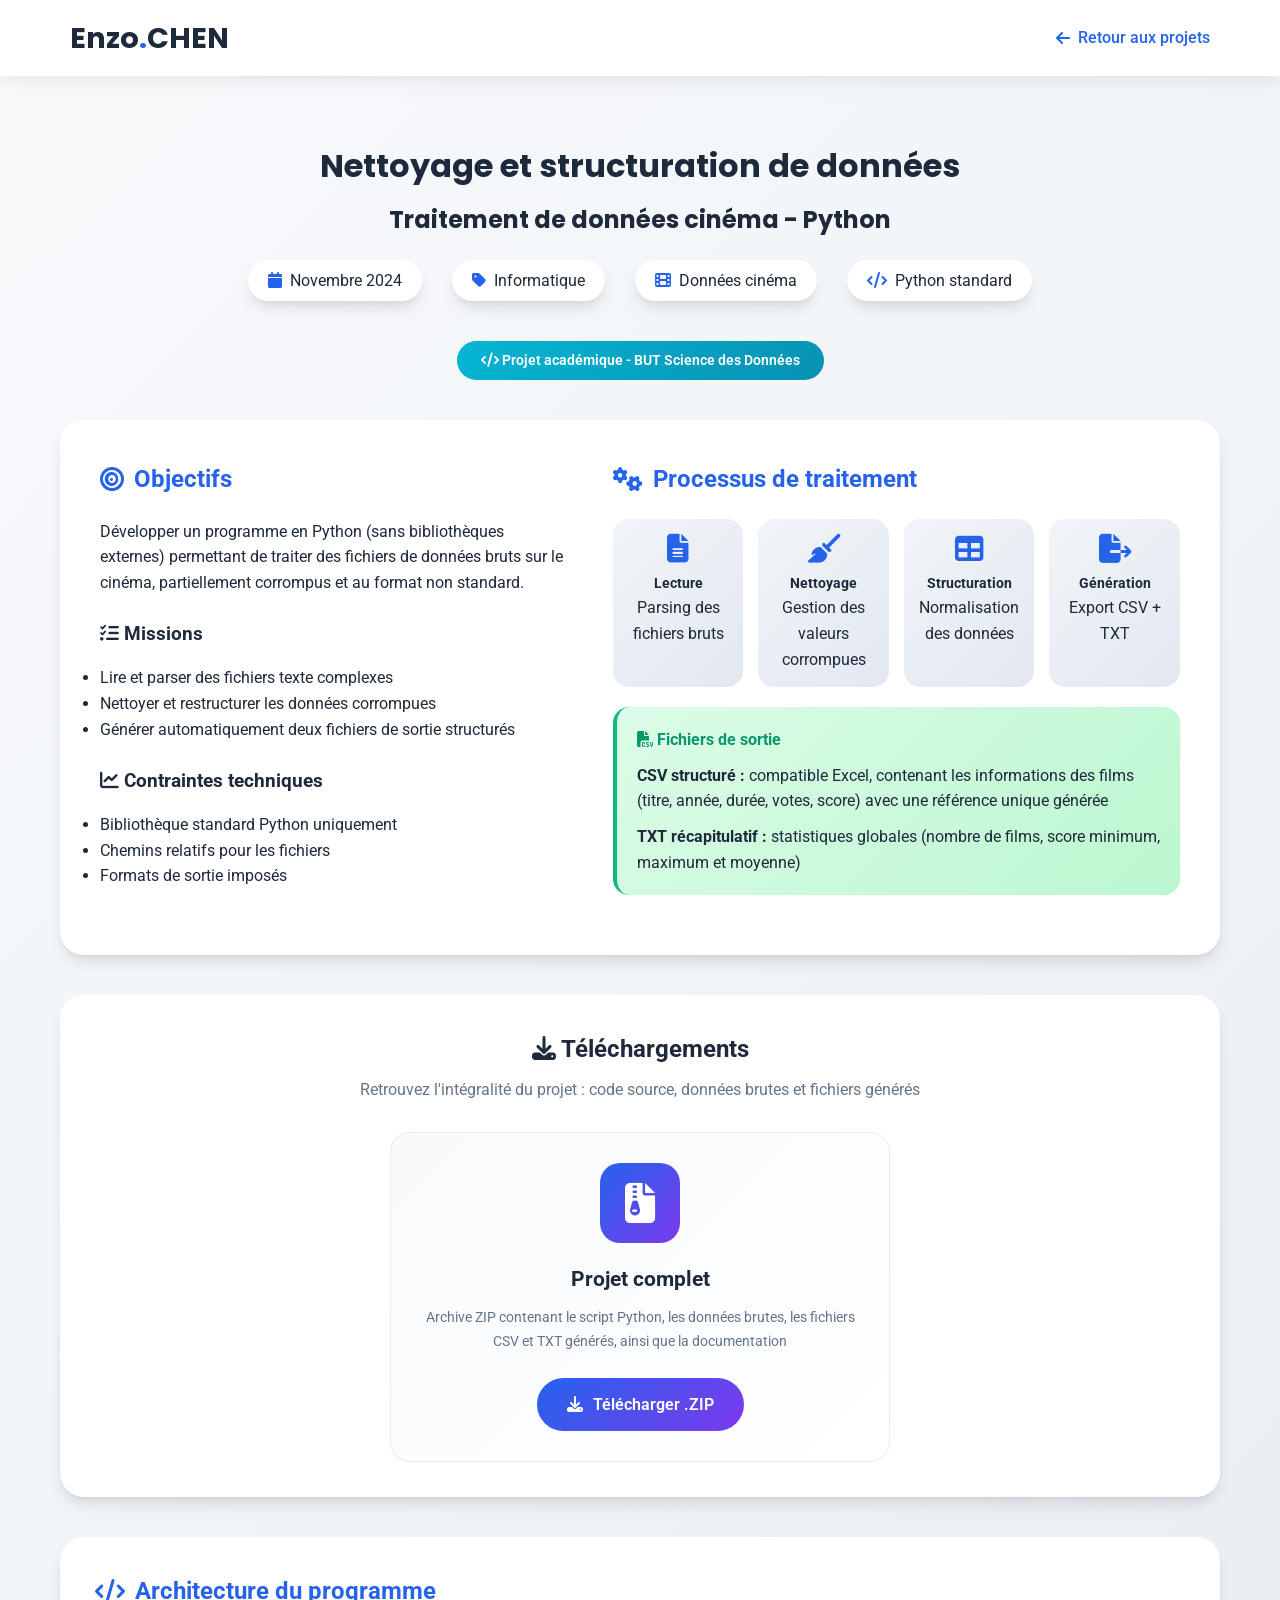
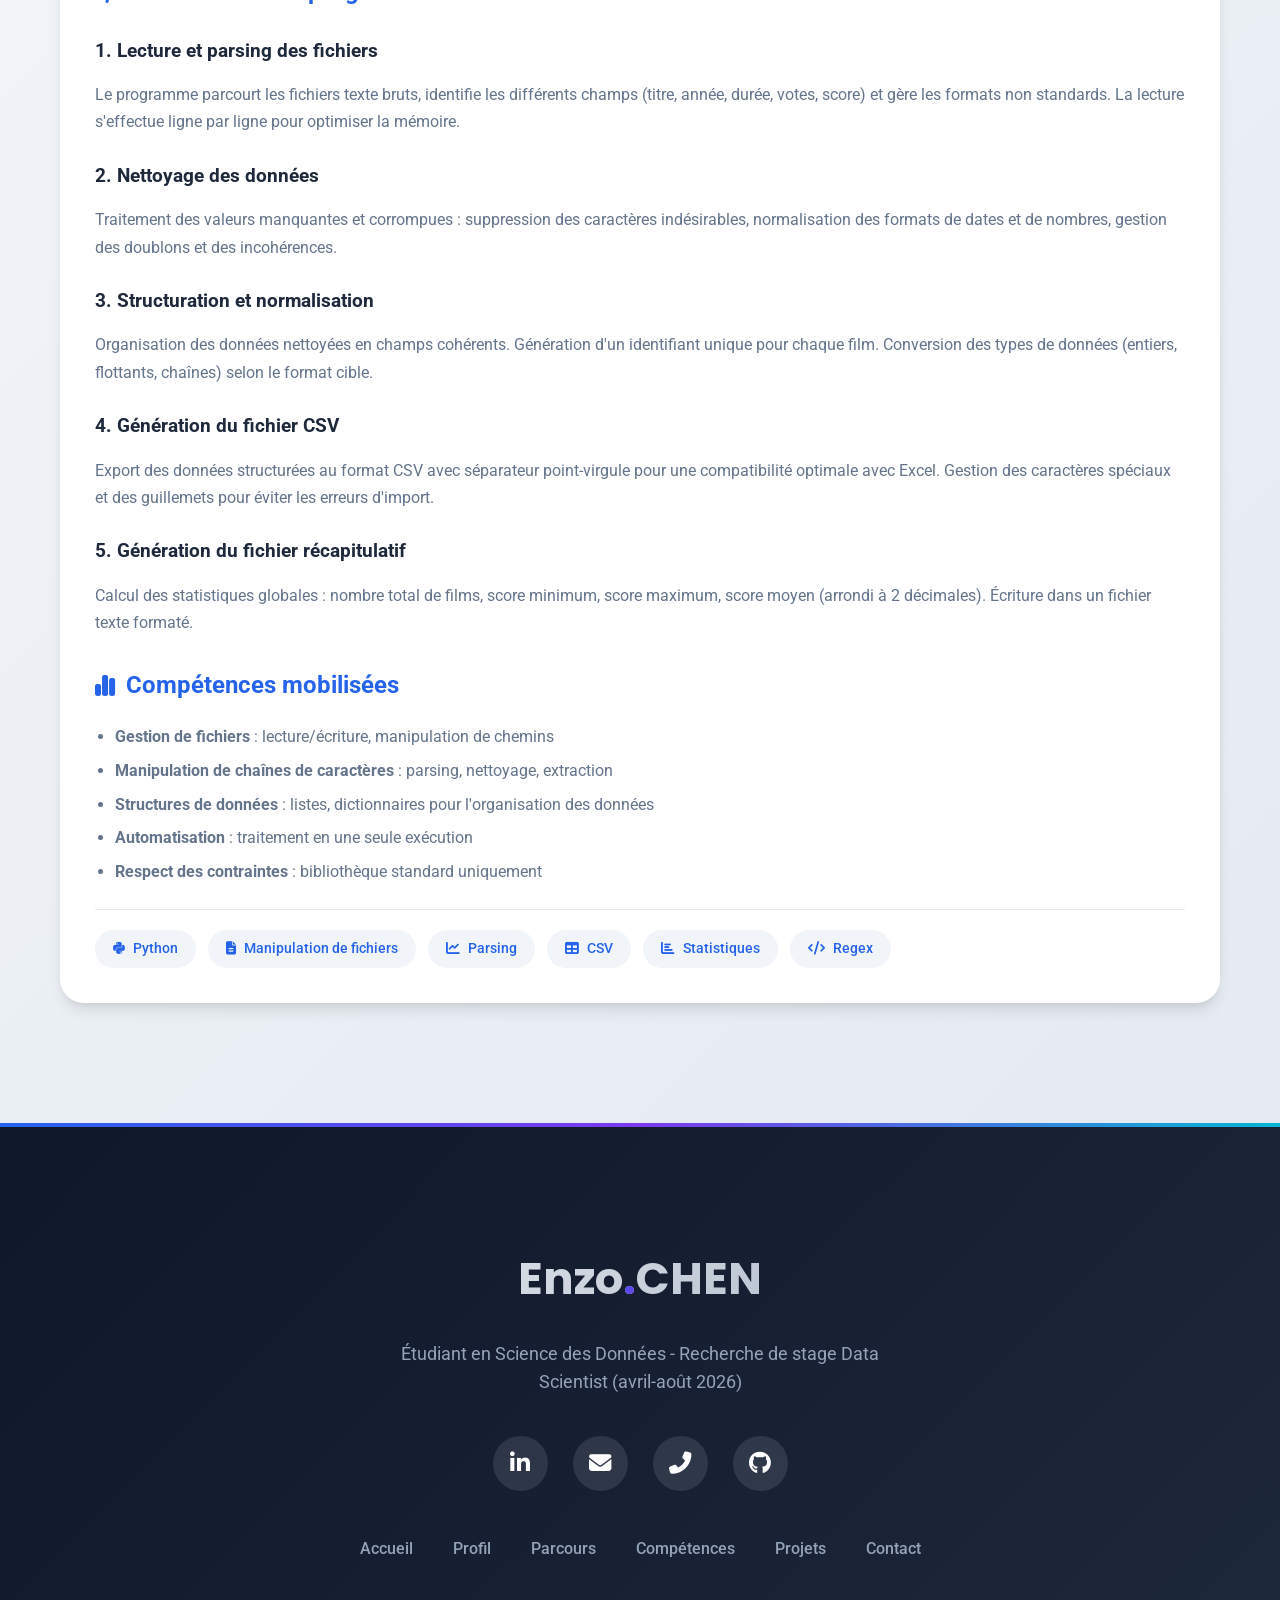
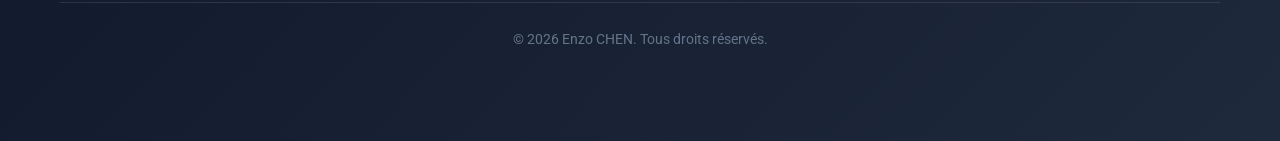
<file: projetFilm.html>
<!DOCTYPE html>
<html lang="fr">
<head>
    <meta charset="UTF-8">
    <meta name="viewport" content="width=device-width, initial-scale=1.0">
    <title>Nettoyage et structuration de données - Cinéma | Enzo CHEN</title>
    <link rel="stylesheet" href="https://cdnjs.cloudflare.com/ajax/libs/font-awesome/6.4.0/css/all.min.css">
    <link href="https://fonts.googleapis.com/css2?family=Poppins:wght@300;400;500;600;700&family=Roboto:wght@300;400;500;700&display=swap" rel="stylesheet">
    <style>
        * {
            margin: 0;
            padding: 0;
            box-sizing: border-box;
        }

        :root {
            --primary-color: #2563eb;
            --secondary-color: #7c3aed;
            --accent-color: #06b6d4;
            --dark-color: #1e293b;
            --light-color: #f8fafc;
            --gray-color: #64748b;
            --success-color: #10b981;
            --warning-color: #f59e0b;
            --shadow: 0 10px 15px -3px rgba(0, 0, 0, 0.1), 0 4px 6px -2px rgba(0, 0, 0, 0.05);
            --shadow-lg: 0 20px 25px -5px rgba(0, 0, 0, 0.1), 0 10px 10px -5px rgba(0, 0, 0, 0.04);
            --radius: 12px;
            --transition: all 0.3s ease;
        }

        body {
            font-family: 'Roboto', sans-serif;
            line-height: 1.6;
            color: var(--dark-color);
            background: linear-gradient(135deg, #f8fafc 0%, #e2e8f0 100%);
            min-height: 100vh;
        }

        .container {
            max-width: 1200px;
            margin: 0 auto;
            padding: 40px 20px;
        }

        /* Navigation */
        .navbar {
            position: fixed;
            top: 0;
            left: 0;
            width: 100%;
            background: rgba(255, 255, 255, 0.95);
            backdrop-filter: blur(10px);
            z-index: 1000;
            padding: 15px 0;
            box-shadow: 0 2px 20px rgba(0, 0, 0, 0.1);
        }

        .nav-container {
            display: flex;
            justify-content: space-between;
            align-items: center;
            padding: 0 30px;
            max-width: 1200px;
            margin: 0 auto;
        }

        .logo {
            font-family: 'Poppins', sans-serif;
            font-size: 1.8rem;
            font-weight: 700;
            color: var(--dark-color);
        }

        .logo-dot {
            color: var(--primary-color);
        }

        .back-link {
            color: var(--primary-color);
            text-decoration: none;
            font-weight: 500;
            transition: var(--transition);
            display: flex;
            align-items: center;
            gap: 8px;
        }

        .back-link:hover {
            color: var(--secondary-color);
            transform: translateX(-5px);
        }

        /* Header projet */
        .projet-header {
            margin-top: 100px;
            margin-bottom: 40px;
            text-align: center;
        }

        .projet-header h1 {
            font-size: 2rem;
            color: var(--dark-color);
            margin-bottom: 20px;
            font-family: 'Poppins', sans-serif;
        }

        .projet-meta {
            display: flex;
            justify-content: center;
            gap: 30px;
            flex-wrap: wrap;
            margin-bottom: 30px;
        }

        .meta-item {
            display: flex;
            align-items: center;
            gap: 8px;
            background: white;
            padding: 8px 20px;
            border-radius: 30px;
            box-shadow: var(--shadow);
        }

        .meta-item i {
            color: var(--primary-color);
        }

        .category-badge {
            display: inline-block;
            background: linear-gradient(135deg, #06b6d4, #0891b2);
            color: white;
            padding: 8px 24px;
            border-radius: 40px;
            font-weight: 600;
            font-size: 0.9rem;
            margin-top: 10px;
        }

        /* Contenu principal */
        .projet-content {
            display: grid;
            grid-template-columns: 1fr 1.2fr;
            gap: 40px;
            background: white;
            border-radius: 24px;
            padding: 40px;
            box-shadow: var(--shadow);
            margin-bottom: 40px;
        }

        /* Section des téléchargements */
        .downloads-section {
            background: white;
            border-radius: 24px;
            padding: 35px;
            box-shadow: var(--shadow);
            margin-bottom: 40px;
        }

        .downloads-title {
            text-align: center;
            margin-bottom: 30px;
        }

        .downloads-title h2 {
            font-size: 1.5rem;
            color: var(--dark-color);
            margin-bottom: 8px;
        }

        .downloads-title p {
            color: var(--gray-color);
        }

        .downloads-grid {
            display: grid;
            grid-template-columns: 1fr;
            gap: 25px;
            max-width: 500px;
            margin: 0 auto;
        }

        .download-card {
            background: linear-gradient(135deg, #f8fafc, #ffffff);
            border-radius: 20px;
            padding: 30px;
            text-align: center;
            transition: var(--transition);
            border: 1px solid rgba(37, 99, 235, 0.1);
        }

        .download-card:hover {
            transform: translateY(-5px);
            box-shadow: var(--shadow-lg);
            border-color: var(--primary-color);
        }

        .download-icon {
            width: 80px;
            height: 80px;
            background: linear-gradient(135deg, var(--primary-color), var(--secondary-color));
            border-radius: 20px;
            display: flex;
            align-items: center;
            justify-content: center;
            margin: 0 auto 20px;
        }

        .download-icon i {
            font-size: 2.5rem;
            color: white;
        }

        .download-card h3 {
            font-size: 1.3rem;
            margin-bottom: 10px;
            color: var(--dark-color);
        }

        .download-card p {
            font-size: 0.9rem;
            color: var(--gray-color);
            margin-bottom: 25px;
        }

        .download-btn {
            display: inline-flex;
            align-items: center;
            gap: 10px;
            background: linear-gradient(135deg, var(--primary-color), var(--secondary-color));
            color: white;
            padding: 14px 30px;
            border-radius: 40px;
            text-decoration: none;
            font-weight: 600;
            font-size: 1rem;
            transition: var(--transition);
            border: none;
            cursor: pointer;
        }

        .download-btn:hover {
            transform: translateY(-2px);
            box-shadow: var(--shadow);
        }

        /* Section description */
        .description-section {
            background: white;
            border-radius: 24px;
            padding: 35px;
            box-shadow: var(--shadow);
        }

        .description-section h2 {
            color: var(--primary-color);
            margin-bottom: 20px;
            font-size: 1.5rem;
            display: flex;
            align-items: center;
            gap: 10px;
        }

        .description-section h3 {
            margin: 25px 0 15px;
            color: var(--dark-color);
            font-size: 1.2rem;
        }

        .description-section p {
            color: var(--gray-color);
            margin-bottom: 15px;
            line-height: 1.7;
        }

        .description-section ul {
            padding-left: 20px;
            margin-bottom: 20px;
        }

        .description-section li {
            color: var(--gray-color);
            margin-bottom: 8px;
        }

        .process-grid {
            display: grid;
            grid-template-columns: repeat(4, 1fr);
            gap: 15px;
            margin: 20px 0;
        }

        .process-card {
            background: linear-gradient(135deg, #f1f5f9, #e2e8f0);
            border-radius: 16px;
            padding: 15px;
            text-align: center;
            transition: var(--transition);
        }

        .process-card:hover {
            transform: translateY(-3px);
            box-shadow: var(--shadow);
        }

        .process-card i {
            font-size: 1.8rem;
            color: var(--primary-color);
            margin-bottom: 10px;
        }

        .process-card h4 {
            font-size: 0.9rem;
            color: var(--dark-color);
        }

        .output-box {
            background: linear-gradient(135deg, #dcfce7, #bbf7d0);
            border-left: 4px solid #10b981;
            padding: 20px;
            border-radius: 16px;
            margin: 20px 0;
        }

        .output-box h4 {
            color: #059669;
            margin-bottom: 10px;
        }

        .tech-stack {
            display: flex;
            flex-wrap: wrap;
            gap: 12px;
            margin-top: 25px;
            padding-top: 20px;
            border-top: 1px solid #e2e8f0;
        }

        .tech-stack span {
            background: #f1f5f9;
            padding: 8px 18px;
            border-radius: 30px;
            font-size: 0.85rem;
            color: var(--primary-color);
            font-weight: 500;
            display: inline-flex;
            align-items: center;
            gap: 8px;
        }

        .footer {
            background: var(--dark-color);
            color: white;
            padding: 40px 0;
            text-align: center;
            margin-top: 60px;
        }

        .btn-retour {
            display: inline-flex;
            align-items: center;
            gap: 10px;
            background: transparent;
            border: 2px solid var(--primary-color);
            color: var(--primary-color);
            padding: 12px 28px;
            border-radius: 40px;
            text-decoration: none;
            font-weight: 500;
            transition: var(--transition);
            margin-bottom: 20px;
        }

        .btn-retour:hover {
            background: var(--primary-color);
            color: white;
        }

        /* Responsive */
        @media (max-width: 992px) {
            .projet-content {
                grid-template-columns: 1fr;
                gap: 30px;
            }
            
            .process-grid {
                grid-template-columns: repeat(2, 1fr);
            }
        }

        @media (max-width: 768px) {
            .projet-header h1 {
                font-size: 1.5rem;
            }
            
            .container {
                padding: 20px;
            }
            
            .projet-content,
            .downloads-section,
            .description-section {
                padding: 25px;
            }
            
            .meta-item {
                padding: 5px 15px;
                font-size: 0.8rem;
            }
            
            .process-grid {
                grid-template-columns: 1fr;
            }
        }
		
		/* Footer - Version agrandie */
.footer {
    background: linear-gradient(135deg, #0f172a 0%, #1e293b 100%);
    color: white;
    padding: 80px 0 50px;
    position: relative;
    overflow: hidden;
    margin-top: 80px;
}

.footer::before {
    content: '';
    position: absolute;
    top: 0;
    left: 0;
    right: 0;
    height: 4px;
    background: linear-gradient(90deg, var(--primary-color), var(--secondary-color), var(--accent-color));
}

.footer-content {
    text-align: center;
    position: relative;
    z-index: 2;
}

.footer-logo {
    font-family: 'Poppins', sans-serif;
    font-size: 2.8rem;
    font-weight: 700;
    margin-bottom: 25px;
    background: linear-gradient(135deg, #ffffff, #94a3b8);
    -webkit-background-clip: text;
    background-clip: text;
    color: transparent;
}

.footer-logo-dot {
    background: linear-gradient(135deg, var(--primary-color), var(--secondary-color));
    -webkit-background-clip: text;
    background-clip: text;
    color: transparent;
}

.footer-text {
    color: #94a3b8;
    margin-bottom: 40px;
    max-width: 550px;
    margin-left: auto;
    margin-right: auto;
    font-size: 1.1rem;
    line-height: 1.6;
}

/* Liens de navigation footer */
.footer-links {
    display: flex;
    justify-content: center;
    flex-wrap: wrap;
    gap: 40px;
    margin-bottom: 40px;
}

.footer-links a {
    color: #94a3b8;
    text-decoration: none;
    font-size: 1rem;
    font-weight: 500;
    transition: var(--transition);
    position: relative;
}

.footer-links a::after {
    content: '';
    position: absolute;
    bottom: -6px;
    left: 0;
    width: 0;
    height: 2px;
    background: linear-gradient(90deg, var(--primary-color), var(--secondary-color));
    transition: var(--transition);
}

.footer-links a:hover {
    color: white;
}

.footer-links a:hover::after {
    width: 100%;
}

/* Réseaux sociaux */
.footer-social {
    display: flex;
    justify-content: center;
    gap: 25px;
    margin-bottom: 45px;
}

.social-link {
    width: 55px;
    height: 55px;
    background: rgba(255, 255, 255, 0.1);
    border-radius: 50%;
    display: flex;
    align-items: center;
    justify-content: center;
    color: white;
    font-size: 1.4rem;
    transition: var(--transition);
    text-decoration: none;
    position: relative;
    overflow: hidden;
}

.social-link::before {
    content: '';
    position: absolute;
    top: 0;
    left: -100%;
    width: 100%;
    height: 100%;
    background: linear-gradient(135deg, var(--primary-color), var(--secondary-color));
    transition: var(--transition);
    z-index: -1;
}

.social-link:hover::before {
    left: 0;
}

.social-link:hover {
    transform: translateY(-5px);
    color: white;
}

/* Couleurs spécifiques au survol */
.social-link.linkedin:hover::before {
    background: linear-gradient(135deg, #0077b5, #00a0dc);
}

.social-link.email:hover::before {
    background: linear-gradient(135deg, #ea4335, #fbbc04);
}

.social-link.phone:hover::before {
    background: linear-gradient(135deg, #34a853, #00c851);
}

.social-link.github:hover::before {
    background: linear-gradient(135deg, #333, #6e5494);
}

/* Copyright */
.footer-copyright {
    color: #64748b;
    font-size: 0.9rem;
    margin-top: 25px;
    padding-top: 25px;
    border-top: 1px solid rgba(255, 255, 255, 0.1);
}

/* Responsive */
@media (max-width: 768px) {
    .footer {
        padding: 50px 0 30px;
        margin-top: 50px;
    }
    
    .footer-logo {
        font-size: 2rem;
        margin-bottom: 20px;
    }
    
    .footer-text {
        font-size: 0.9rem;
        padding: 0 20px;
        margin-bottom: 30px;
    }
    
    .footer-links {
        gap: 25px;
        margin-bottom: 30px;
    }
    
    .footer-links a {
        font-size: 0.85rem;
    }
    
    .footer-social {
        gap: 15px;
        margin-bottom: 35px;
    }
    
    .social-link {
        width: 45px;
        height: 45px;
        font-size: 1.2rem;
    }
    
    .footer-copyright {
        font-size: 0.75rem;
    }
}
    </style>
</head>
<body>
    <nav class="navbar">
        <div class="nav-container">
            <div class="logo">Enzo<span class="logo-dot">.</span>CHEN</div>
            <a href="index.html#projets" class="back-link"><i class="fas fa-arrow-left"></i> Retour aux projets</a>
        </div>
    </nav>

    <div class="container">
        <div class="projet-header">
            <h1>Nettoyage et structuration de données</h1>
            <h1 style="font-size: 1.5rem; margin-top: -10px;">Traitement de données cinéma - Python</h1>
            <div class="projet-meta">
                <div class="meta-item"><i class="fas fa-calendar"></i> Novembre 2024</div>
                <div class="meta-item"><i class="fas fa-tag"></i> Informatique</div>
                <div class="meta-item"><i class="fas fa-film"></i> Données cinéma</div>
                <div class="meta-item"><i class="fas fa-code"></i> Python standard</div>
            </div>
            <div class="category-badge">
                <i class="fas fa-code"></i> Projet académique - BUT Science des Données
            </div>
        </div>

        <div class="projet-content">
            <!-- Partie gauche : Résumé / Objectifs -->
            <div>
                <h2 style="color: var(--primary-color); margin-bottom: 20px; display: flex; align-items: center; gap: 10px;">
                    <i class="fas fa-bullseye"></i> Objectifs
                </h2>
                <p>Développer un programme en Python (sans bibliothèques externes) permettant de traiter des fichiers de données bruts sur le cinéma, partiellement corrompus et au format non standard.</p>
                
                <h3 style="margin: 25px 0 15px;"><i class="fas fa-tasks"></i> Missions</h3>
                <ul>
                    <li>Lire et parser des fichiers texte complexes</li>
                    <li>Nettoyer et restructurer les données corrompues</li>
                    <li>Générer automatiquement deux fichiers de sortie structurés</li>
                </ul>

                <h3 style="margin: 25px 0 15px;"><i class="fas fa-chart-line"></i> Contraintes techniques</h3>
                <ul>
                    <li>Bibliothèque standard Python uniquement</li>
                    <li>Chemins relatifs pour les fichiers</li>
                    <li>Formats de sortie imposés</li>
                </ul>
            </div>

            <!-- Partie droite : Processus -->
            <div>
                <h2 style="color: var(--primary-color); margin-bottom: 20px; display: flex; align-items: center; gap: 10px;">
                    <i class="fas fa-cogs"></i> Processus de traitement
                </h2>
                
                <div class="process-grid">
                    <div class="process-card">
                        <i class="fas fa-file-alt"></i>
                        <h4>Lecture</h4>
                        <p>Parsing des fichiers bruts</p>
                    </div>
                    <div class="process-card">
                        <i class="fas fa-broom"></i>
                        <h4>Nettoyage</h4>
                        <p>Gestion des valeurs corrompues</p>
                    </div>
                    <div class="process-card">
                        <i class="fas fa-table"></i>
                        <h4>Structuration</h4>
                        <p>Normalisation des données</p>
                    </div>
                    <div class="process-card">
                        <i class="fas fa-file-export"></i>
                        <h4>Génération</h4>
                        <p>Export CSV + TXT</p>
                    </div>
                </div>

                <div class="output-box">
                    <h4><i class="fas fa-file-csv"></i> Fichiers de sortie</h4>
                    <p><strong>CSV structuré :</strong> compatible Excel, contenant les informations des films (titre, année, durée, votes, score) avec une référence unique générée</p>
                    <p style="margin-top: 10px;"><strong>TXT récapitulatif :</strong> statistiques globales (nombre de films, score minimum, maximum et moyenne)</p>
                </div>
            </div>
        </div>

        <!-- Section des téléchargements -->
        <div class="downloads-section">
            <div class="downloads-title">
                <h2><i class="fas fa-download"></i> Téléchargements</h2>
                <p>Retrouvez l'intégralité du projet : code source, données brutes et fichiers générés</p>
            </div>
            <div class="downloads-grid">
                <div class="download-card">
                    <div class="download-icon">
                        <i class="fas fa-file-archive"></i>
                    </div>
                    <h3>Projet complet</h3>
                    <p>Archive ZIP contenant le script Python, les données brutes, les fichiers CSV et TXT générés, ainsi que la documentation</p>
                    <a href="pdf/DossierSAEfichier.zip" class="download-btn" download>
                        <i class="fas fa-download"></i> Télécharger .ZIP
                    </a>
                </div>
            </div>
        </div>

        <!-- Section description détaillée -->
        <div class="description-section">
            <h2><i class="fas fa-code"></i> Architecture du programme</h2>
            
            <h3>1. Lecture et parsing des fichiers</h3>
            <p>Le programme parcourt les fichiers texte bruts, identifie les différents champs (titre, année, durée, votes, score) et gère les formats non standards. La lecture s'effectue ligne par ligne pour optimiser la mémoire.</p>
            
            <h3>2. Nettoyage des données</h3>
            <p>Traitement des valeurs manquantes et corrompues : suppression des caractères indésirables, normalisation des formats de dates et de nombres, gestion des doublons et des incohérences.</p>
            
            <h3>3. Structuration et normalisation</h3>
            <p>Organisation des données nettoyées en champs cohérents. Génération d'un identifiant unique pour chaque film. Conversion des types de données (entiers, flottants, chaînes) selon le format cible.</p>
            
            <h3>4. Génération du fichier CSV</h3>
            <p>Export des données structurées au format CSV avec séparateur point-virgule pour une compatibilité optimale avec Excel. Gestion des caractères spéciaux et des guillemets pour éviter les erreurs d'import.</p>
            
            <h3>5. Génération du fichier récapitulatif</h3>
            <p>Calcul des statistiques globales : nombre total de films, score minimum, score maximum, score moyen (arrondi à 2 décimales). Écriture dans un fichier texte formaté.</p>

            <h2 style="margin-top: 30px;"><i class="fas fa-chart-simple"></i> Compétences mobilisées</h2>
            <ul>
                <li><strong>Gestion de fichiers</strong> : lecture/écriture, manipulation de chemins</li>
                <li><strong>Manipulation de chaînes de caractères</strong> : parsing, nettoyage, extraction</li>
                <li><strong>Structures de données</strong> : listes, dictionnaires pour l'organisation des données</li>
                <li><strong>Automatisation</strong> : traitement en une seule exécution</li>
                <li><strong>Respect des contraintes</strong> : bibliothèque standard uniquement</li>
            </ul>

            <div class="tech-stack">
                <span><i class="fab fa-python"></i> Python</span>
                <span><i class="fas fa-file-alt"></i> Manipulation de fichiers</span>
                <span><i class="fas fa-chart-line"></i> Parsing</span>
                <span><i class="fas fa-table"></i> CSV</span>
                <span><i class="fas fa-chart-bar"></i> Statistiques</span>
                <span><i class="fas fa-code"></i> Regex</span>
            </div>
        </div>
    </div>

    <footer class="footer">
        <div class="container">
            <div class="footer-content">
                <div class="footer-logo">
                    Enzo<span class="footer-logo-dot">.</span>CHEN
                </div>
                <p class="footer-text">Étudiant en Science des Données - Recherche de stage Data Scientist (avril-août 2026)</p>
                
                <div class="footer-social">
                    <a href="https://www.linkedin.com/in/enzo-chen-78555934a" target="_blank" class="social-link linkedin">
                        <i class="fab fa-linkedin-in"></i>
                    </a>
                    <a href="mailto:echen170406@gmail.com" class="social-link email">
                        <i class="fas fa-envelope"></i>
                    </a>
                    <a href="tel:0767896889" class="social-link phone">
                        <i class="fas fa-phone-alt"></i>
                    </a>
                    <a href="https://github.com/echen170406-ctrl" target="_blank" class="social-link github">
                        <i class="fab fa-github"></i>
                    </a>
                </div>
                
                <div class="footer-links">
                    <a href="index.html#accueil">Accueil</a>
                    <a href="index.html#profil">Profil</a>
                    <a href="index.html#parcours">Parcours</a>
                    <a href="index.html#competences">Compétences</a>
                    <a href="index.html#projets">Projets</a>
                    <a href="index.html#contact">Contact</a>
                </div>
                
                <p class="footer-copyright">
                    &copy; 2026 Enzo CHEN. Tous droits réservés.
                </p>
            </div>
        </div>
    </footer>
</body>
</html>
</file>
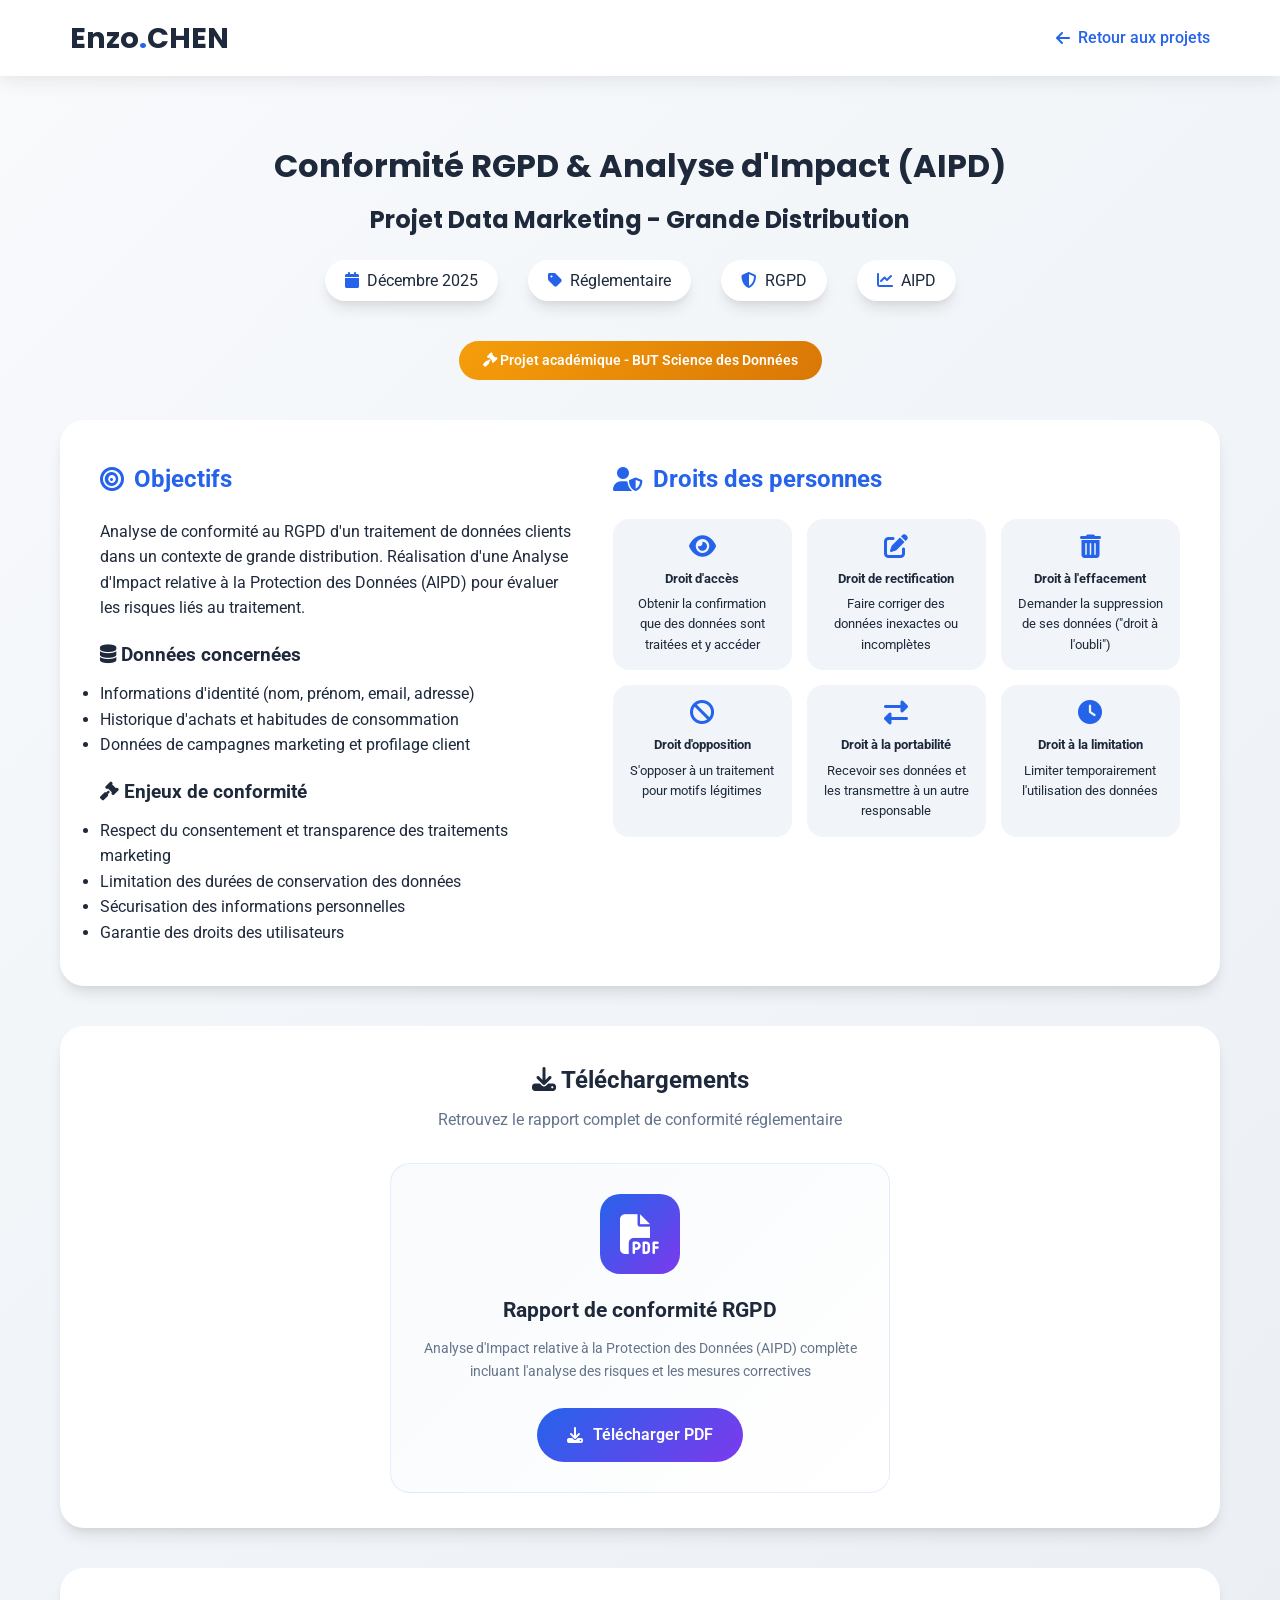
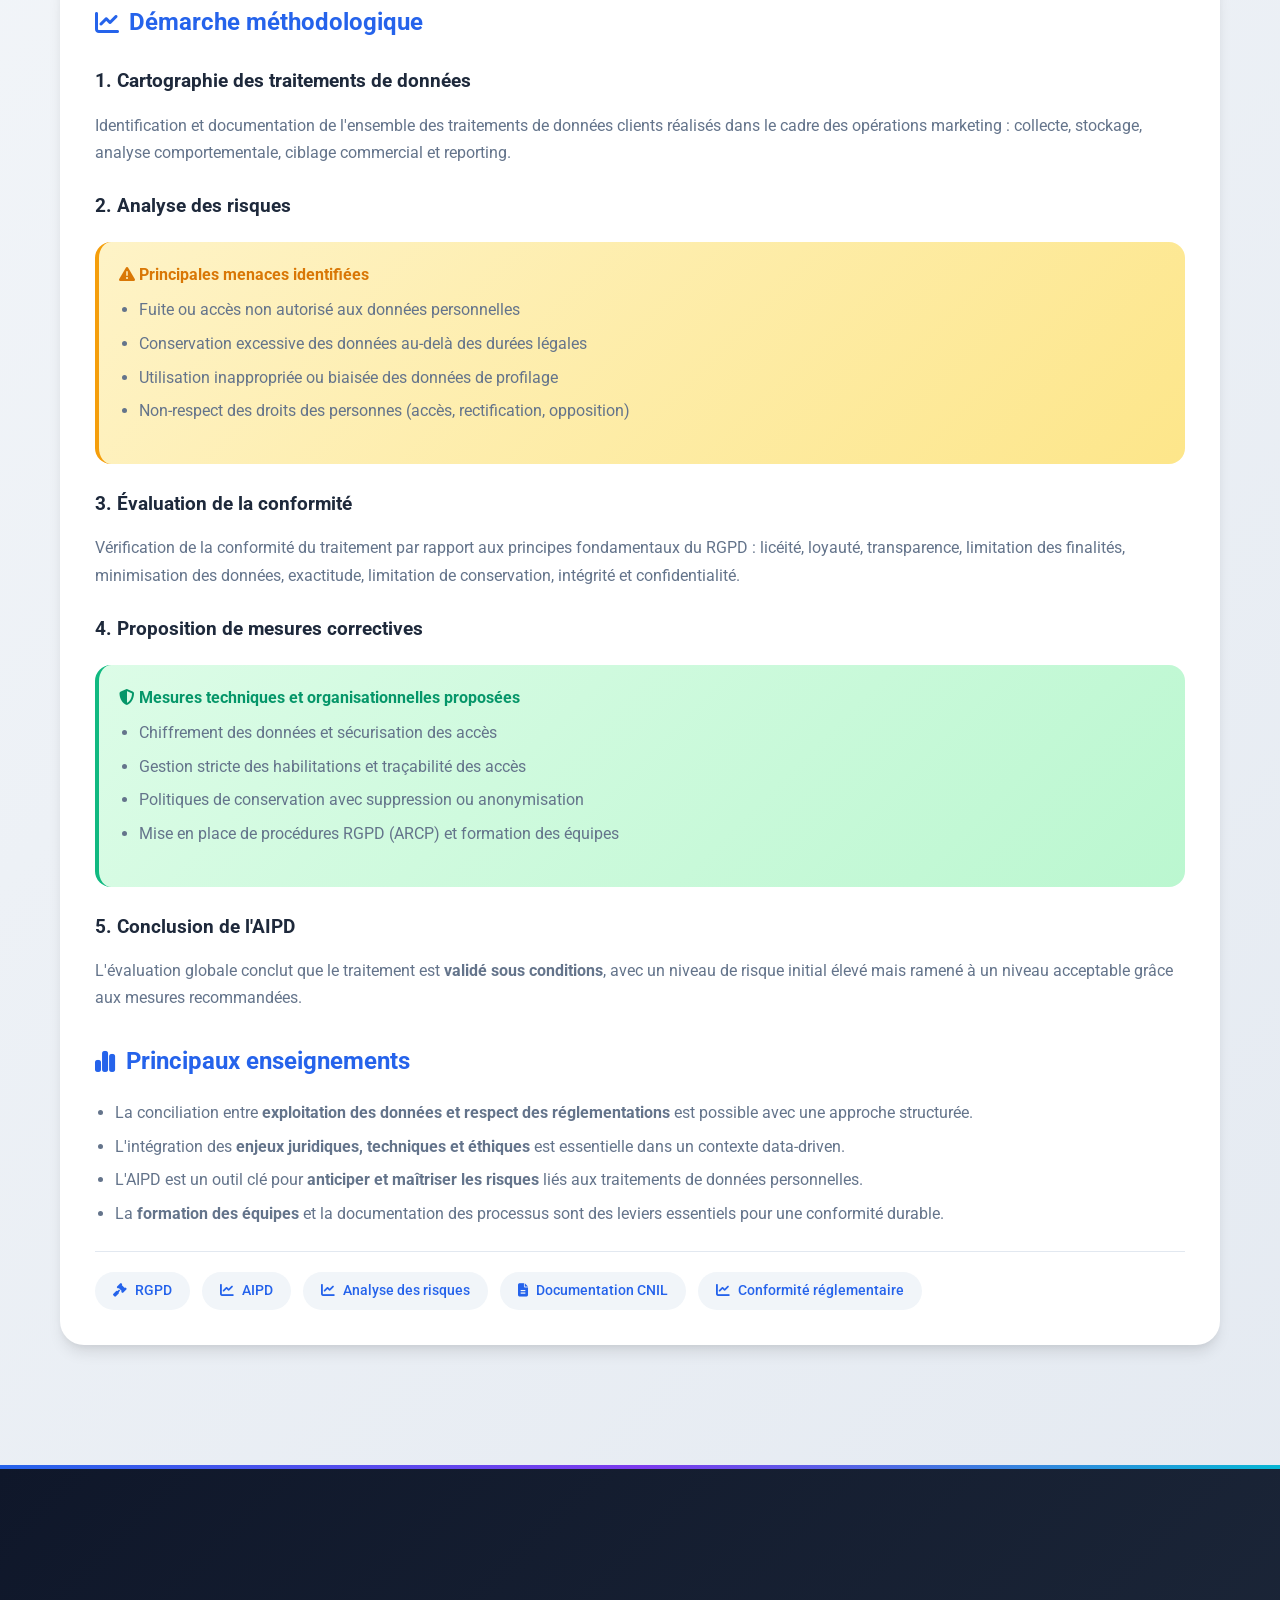
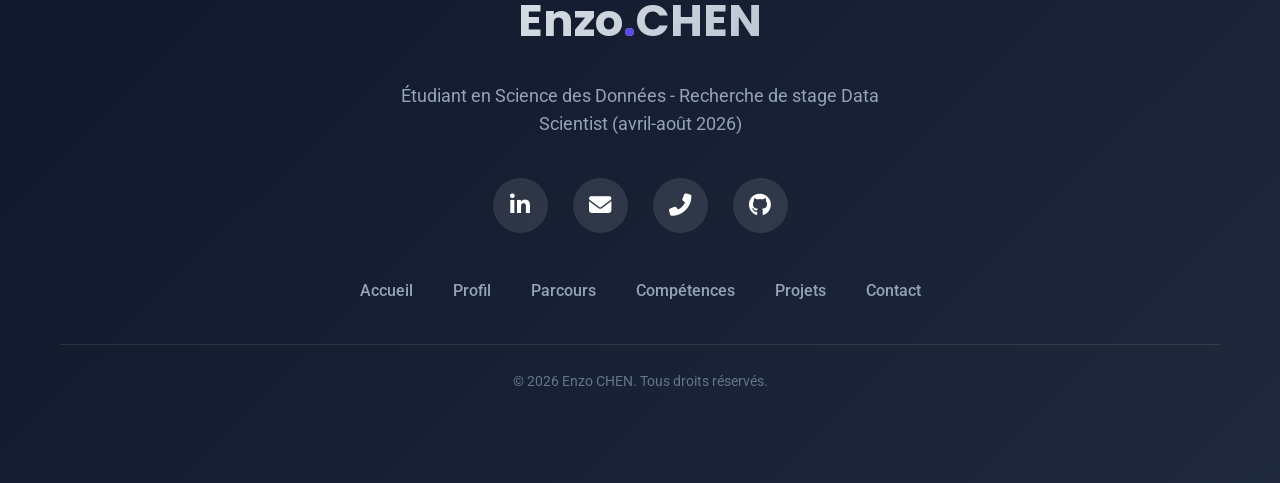
<file: projetRGPD.html>
<!DOCTYPE html>
<html lang="fr">
<head>
    <meta charset="UTF-8">
    <meta name="viewport" content="width=device-width, initial-scale=1.0">
    <title>Analyse de conformité RGPD - AIPD Data Marketing | Enzo CHEN</title>
    <link rel="stylesheet" href="https://cdnjs.cloudflare.com/ajax/libs/font-awesome/6.4.0/css/all.min.css">
    <link href="https://fonts.googleapis.com/css2?family=Poppins:wght@300;400;500;600;700&family=Roboto:wght@300;400;500;700&display=swap" rel="stylesheet">
    <style>
        * {
            margin: 0;
            padding: 0;
            box-sizing: border-box;
        }

        :root {
            --primary-color: #2563eb;
            --secondary-color: #7c3aed;
            --accent-color: #06b6d4;
            --dark-color: #1e293b;
            --light-color: #f8fafc;
            --gray-color: #64748b;
            --success-color: #10b981;
            --warning-color: #f59e0b;
            --danger-color: #ef4444;
            --shadow: 0 10px 15px -3px rgba(0, 0, 0, 0.1), 0 4px 6px -2px rgba(0, 0, 0, 0.05);
            --shadow-lg: 0 20px 25px -5px rgba(0, 0, 0, 0.1), 0 10px 10px -5px rgba(0, 0, 0, 0.04);
            --radius: 12px;
            --transition: all 0.3s ease;
        }

        body {
            font-family: 'Roboto', sans-serif;
            line-height: 1.6;
            color: var(--dark-color);
            background: linear-gradient(135deg, #f8fafc 0%, #e2e8f0 100%);
            min-height: 100vh;
        }

        .container {
            max-width: 1200px;
            margin: 0 auto;
            padding: 40px 20px;
        }

        /* Navigation */
        .navbar {
            position: fixed;
            top: 0;
            left: 0;
            width: 100%;
            background: rgba(255, 255, 255, 0.95);
            backdrop-filter: blur(10px);
            z-index: 1000;
            padding: 15px 0;
            box-shadow: 0 2px 20px rgba(0, 0, 0, 0.1);
        }

        .nav-container {
            display: flex;
            justify-content: space-between;
            align-items: center;
            padding: 0 30px;
            max-width: 1200px;
            margin: 0 auto;
        }

        .logo {
            font-family: 'Poppins', sans-serif;
            font-size: 1.8rem;
            font-weight: 700;
            color: var(--dark-color);
        }

        .logo-dot {
            color: var(--primary-color);
        }

        .back-link {
            color: var(--primary-color);
            text-decoration: none;
            font-weight: 500;
            transition: var(--transition);
            display: flex;
            align-items: center;
            gap: 8px;
        }

        .back-link:hover {
            color: var(--secondary-color);
            transform: translateX(-5px);
        }

        /* Header projet */
        .projet-header {
            margin-top: 100px;
            margin-bottom: 40px;
            text-align: center;
        }

        .projet-header h1 {
            font-size: 2rem;
            color: var(--dark-color);
            margin-bottom: 20px;
            font-family: 'Poppins', sans-serif;
        }

        .projet-meta {
            display: flex;
            justify-content: center;
            gap: 30px;
            flex-wrap: wrap;
            margin-bottom: 30px;
        }

        .meta-item {
            display: flex;
            align-items: center;
            gap: 8px;
            background: white;
            padding: 8px 20px;
            border-radius: 30px;
            box-shadow: var(--shadow);
        }

        .meta-item i {
            color: var(--primary-color);
        }

        .category-badge {
            display: inline-block;
            background: linear-gradient(135deg, #f59e0b, #d97706);
            color: white;
            padding: 8px 24px;
            border-radius: 40px;
            font-weight: 600;
            font-size: 0.9rem;
            margin-top: 10px;
        }

        /* Contenu principal */
        .projet-content {
            display: grid;
            grid-template-columns: 1fr 1.2fr;
            gap: 40px;
            background: white;
            border-radius: 24px;
            padding: 40px;
            box-shadow: var(--shadow);
            margin-bottom: 40px;
        }

        /* Section des téléchargements */
        .downloads-section {
            background: white;
            border-radius: 24px;
            padding: 35px;
            box-shadow: var(--shadow);
            margin-bottom: 40px;
        }

        .downloads-title {
            text-align: center;
            margin-bottom: 30px;
        }

        .downloads-title h2 {
            font-size: 1.5rem;
            color: var(--dark-color);
            margin-bottom: 8px;
        }

        .downloads-title p {
            color: var(--gray-color);
        }

        .downloads-grid {
            display: grid;
            grid-template-columns: 1fr;
            gap: 25px;
            max-width: 500px;
            margin: 0 auto;
        }

        .download-card {
            background: linear-gradient(135deg, #f8fafc, #ffffff);
            border-radius: 20px;
            padding: 30px;
            text-align: center;
            transition: var(--transition);
            border: 1px solid rgba(37, 99, 235, 0.1);
        }

        .download-card:hover {
            transform: translateY(-5px);
            box-shadow: var(--shadow-lg);
            border-color: var(--primary-color);
        }

        .download-icon {
            width: 80px;
            height: 80px;
            background: linear-gradient(135deg, var(--primary-color), var(--secondary-color));
            border-radius: 20px;
            display: flex;
            align-items: center;
            justify-content: center;
            margin: 0 auto 20px;
        }

        .download-icon i {
            font-size: 2.5rem;
            color: white;
        }

        .download-card h3 {
            font-size: 1.3rem;
            margin-bottom: 10px;
            color: var(--dark-color);
        }

        .download-card p {
            font-size: 0.9rem;
            color: var(--gray-color);
            margin-bottom: 25px;
        }

        .download-btn {
            display: inline-flex;
            align-items: center;
            gap: 10px;
            background: linear-gradient(135deg, var(--primary-color), var(--secondary-color));
            color: white;
            padding: 14px 30px;
            border-radius: 40px;
            text-decoration: none;
            font-weight: 600;
            font-size: 1rem;
            transition: var(--transition);
            border: none;
            cursor: pointer;
        }

        .download-btn:hover {
            transform: translateY(-2px);
            box-shadow: var(--shadow);
        }

        /* Section description */
        .description-section {
            background: white;
            border-radius: 24px;
            padding: 35px;
            box-shadow: var(--shadow);
        }

        .description-section h2 {
            color: var(--primary-color);
            margin-bottom: 20px;
            font-size: 1.5rem;
            display: flex;
            align-items: center;
            gap: 10px;
        }

        .description-section h3 {
            margin: 25px 0 15px;
            color: var(--dark-color);
            font-size: 1.2rem;
        }

        .description-section p {
            color: var(--gray-color);
            margin-bottom: 15px;
            line-height: 1.7;
        }

        .description-section ul {
            padding-left: 20px;
            margin-bottom: 20px;
        }

        .description-section li {
            color: var(--gray-color);
            margin-bottom: 8px;
        }

        .risk-box {
            background: linear-gradient(135deg, #fef3c7, #fde68a);
            border-left: 4px solid #f59e0b;
            padding: 20px;
            border-radius: 16px;
            margin: 20px 0;
        }

        .risk-box h4 {
            color: #d97706;
            margin-bottom: 10px;
        }

        .measure-box {
            background: linear-gradient(135deg, #dcfce7, #bbf7d0);
            border-left: 4px solid #10b981;
            padding: 20px;
            border-radius: 16px;
            margin: 20px 0;
        }

        .measure-box h4 {
            color: #059669;
            margin-bottom: 10px;
        }

        .rights-grid {
            display: grid;
            grid-template-columns: repeat(3, 1fr);
            gap: 15px;
            margin: 20px 0;
        }

        .right-card {
            background: #f1f5f9;
            border-radius: 16px;
            padding: 15px;
            text-align: center;
        }

        .right-card i {
            font-size: 1.5rem;
            color: var(--primary-color);
            margin-bottom: 10px;
        }

        .right-card h5 {
            color: var(--dark-color);
            margin-bottom: 5px;
        }

        .right-card p {
            font-size: 0.8rem;
            margin: 0;
        }

        .tech-stack {
            display: flex;
            flex-wrap: wrap;
            gap: 12px;
            margin-top: 25px;
            padding-top: 20px;
            border-top: 1px solid #e2e8f0;
        }

        .tech-stack span {
            background: #f1f5f9;
            padding: 8px 18px;
            border-radius: 30px;
            font-size: 0.85rem;
            color: var(--primary-color);
            font-weight: 500;
            display: inline-flex;
            align-items: center;
            gap: 8px;
        }

        .footer {
            background: var(--dark-color);
            color: white;
            padding: 40px 0;
            text-align: center;
            margin-top: 60px;
        }

        .btn-retour {
            display: inline-flex;
            align-items: center;
            gap: 10px;
            background: transparent;
            border: 2px solid var(--primary-color);
            color: var(--primary-color);
            padding: 12px 28px;
            border-radius: 40px;
            text-decoration: none;
            font-weight: 500;
            transition: var(--transition);
            margin-bottom: 20px;
        }

        .btn-retour:hover {
            background: var(--primary-color);
            color: white;
        }

        /* Responsive */
        @media (max-width: 992px) {
            .projet-content {
                grid-template-columns: 1fr;
                gap: 30px;
            }
            
            .rights-grid {
                grid-template-columns: 1fr;
                gap: 15px;
            }
        }

        @media (max-width: 768px) {
            .projet-header h1 {
                font-size: 1.5rem;
            }
            
            .container {
                padding: 20px;
            }
            
            .projet-content,
            .downloads-section,
            .description-section {
                padding: 25px;
            }
            
            .meta-item {
                padding: 5px 15px;
                font-size: 0.8rem;
            }
        }
		
		
		/* Footer - Version agrandie */
.footer {
    background: linear-gradient(135deg, #0f172a 0%, #1e293b 100%);
    color: white;
    padding: 80px 0 50px;
    position: relative;
    overflow: hidden;
    margin-top: 80px;
}

.footer::before {
    content: '';
    position: absolute;
    top: 0;
    left: 0;
    right: 0;
    height: 4px;
    background: linear-gradient(90deg, var(--primary-color), var(--secondary-color), var(--accent-color));
}

.footer-content {
    text-align: center;
    position: relative;
    z-index: 2;
}

.footer-logo {
    font-family: 'Poppins', sans-serif;
    font-size: 2.8rem;
    font-weight: 700;
    margin-bottom: 25px;
    background: linear-gradient(135deg, #ffffff, #94a3b8);
    -webkit-background-clip: text;
    background-clip: text;
    color: transparent;
}

.footer-logo-dot {
    background: linear-gradient(135deg, var(--primary-color), var(--secondary-color));
    -webkit-background-clip: text;
    background-clip: text;
    color: transparent;
}

.footer-text {
    color: #94a3b8;
    margin-bottom: 40px;
    max-width: 550px;
    margin-left: auto;
    margin-right: auto;
    font-size: 1.1rem;
    line-height: 1.6;
}

/* Liens de navigation footer */
.footer-links {
    display: flex;
    justify-content: center;
    flex-wrap: wrap;
    gap: 40px;
    margin-bottom: 40px;
}

.footer-links a {
    color: #94a3b8;
    text-decoration: none;
    font-size: 1rem;
    font-weight: 500;
    transition: var(--transition);
    position: relative;
}

.footer-links a::after {
    content: '';
    position: absolute;
    bottom: -6px;
    left: 0;
    width: 0;
    height: 2px;
    background: linear-gradient(90deg, var(--primary-color), var(--secondary-color));
    transition: var(--transition);
}

.footer-links a:hover {
    color: white;
}

.footer-links a:hover::after {
    width: 100%;
}

/* Réseaux sociaux */
.footer-social {
    display: flex;
    justify-content: center;
    gap: 25px;
    margin-bottom: 45px;
}

.social-link {
    width: 55px;
    height: 55px;
    background: rgba(255, 255, 255, 0.1);
    border-radius: 50%;
    display: flex;
    align-items: center;
    justify-content: center;
    color: white;
    font-size: 1.4rem;
    transition: var(--transition);
    text-decoration: none;
    position: relative;
    overflow: hidden;
}

.social-link::before {
    content: '';
    position: absolute;
    top: 0;
    left: -100%;
    width: 100%;
    height: 100%;
    background: linear-gradient(135deg, var(--primary-color), var(--secondary-color));
    transition: var(--transition);
    z-index: -1;
}

.social-link:hover::before {
    left: 0;
}

.social-link:hover {
    transform: translateY(-5px);
    color: white;
}

/* Couleurs spécifiques au survol */
.social-link.linkedin:hover::before {
    background: linear-gradient(135deg, #0077b5, #00a0dc);
}

.social-link.email:hover::before {
    background: linear-gradient(135deg, #ea4335, #fbbc04);
}

.social-link.phone:hover::before {
    background: linear-gradient(135deg, #34a853, #00c851);
}

.social-link.github:hover::before {
    background: linear-gradient(135deg, #333, #6e5494);
}

/* Copyright */
.footer-copyright {
    color: #64748b;
    font-size: 0.9rem;
    margin-top: 25px;
    padding-top: 25px;
    border-top: 1px solid rgba(255, 255, 255, 0.1);
}

/* Responsive */
@media (max-width: 768px) {
    .footer {
        padding: 50px 0 30px;
        margin-top: 50px;
    }
    
    .footer-logo {
        font-size: 2rem;
        margin-bottom: 20px;
    }
    
    .footer-text {
        font-size: 0.9rem;
        padding: 0 20px;
        margin-bottom: 30px;
    }
    
    .footer-links {
        gap: 25px;
        margin-bottom: 30px;
    }
    
    .footer-links a {
        font-size: 0.85rem;
    }
    
    .footer-social {
        gap: 15px;
        margin-bottom: 35px;
    }
    
    .social-link {
        width: 45px;
        height: 45px;
        font-size: 1.2rem;
    }
    
    .footer-copyright {
        font-size: 0.75rem;
    }
}
    </style>
</head>
<body>
    <nav class="navbar">
        <div class="nav-container">
            <div class="logo">Enzo<span class="logo-dot">.</span>CHEN</div>
            <a href="index.html#projets" class="back-link"><i class="fas fa-arrow-left"></i> Retour aux projets</a>
        </div>
    </nav>

    <div class="container">
        <div class="projet-header">
            <h1>Conformité RGPD & Analyse d'Impact (AIPD)</h1>
            <h1 style="font-size: 1.5rem; margin-top: -10px;">Projet Data Marketing - Grande Distribution</h1>
            <div class="projet-meta">
                <div class="meta-item"><i class="fas fa-calendar"></i> Décembre 2025</div>
                <div class="meta-item"><i class="fas fa-tag"></i> Réglementaire</div>
                <div class="meta-item"><i class="fas fa-shield-alt"></i> RGPD</div>
                <div class="meta-item"><i class="fas fa-chart-line"></i> AIPD</div>
            </div>
            <div class="category-badge">
                <i class="fas fa-gavel"></i> Projet académique - BUT Science des Données
            </div>
        </div>

        <div class="projet-content">
            <!-- Partie gauche : Résumé / Objectifs -->
            <div>
                <h2 style="color: var(--primary-color); margin-bottom: 20px; display: flex; align-items: center; gap: 10px;">
                    <i class="fas fa-bullseye"></i> Objectifs
                </h2>
                <p>Analyse de conformité au RGPD d'un traitement de données clients dans un contexte de grande distribution. Réalisation d'une Analyse d'Impact relative à la Protection des Données (AIPD) pour évaluer les risques liés au traitement.</p>
                
                <h3 style="margin: 20px 0 10px;"><i class="fas fa-database"></i> Données concernées</h3>
                <ul>
                    <li>Informations d'identité (nom, prénom, email, adresse)</li>
                    <li>Historique d'achats et habitudes de consommation</li>
                    <li>Données de campagnes marketing et profilage client</li>
                </ul>

                <h3 style="margin: 20px 0 10px;"><i class="fas fa-gavel"></i> Enjeux de conformité</h3>
                <ul>
                    <li>Respect du consentement et transparence des traitements marketing</li>
                    <li>Limitation des durées de conservation des données</li>
                    <li>Sécurisation des informations personnelles</li>
                    <li>Garantie des droits des utilisateurs</li>
                </ul>
            </div>

            <!-- Partie droite : Droits des utilisateurs -->
            <div>
                <h2 style="color: var(--primary-color); margin-bottom: 20px; display: flex; align-items: center; gap: 10px;">
                    <i class="fas fa-user-shield"></i> Droits des personnes
                </h2>
                
                <div class="rights-grid">
                    <div class="right-card">
                        <i class="fas fa-eye"></i>
                        <h5>Droit d'accès</h5>
                        <p>Obtenir la confirmation que des données sont traitées et y accéder</p>
                    </div>
                    <div class="right-card">
                        <i class="fas fa-edit"></i>
                        <h5>Droit de rectification</h5>
                        <p>Faire corriger des données inexactes ou incomplètes</p>
                    </div>
                    <div class="right-card">
                        <i class="fas fa-trash-alt"></i>
                        <h5>Droit à l'effacement</h5>
                        <p>Demander la suppression de ses données ("droit à l'oubli")</p>
                    </div>
                    <div class="right-card">
                        <i class="fas fa-ban"></i>
                        <h5>Droit d'opposition</h5>
                        <p>S'opposer à un traitement pour motifs légitimes</p>
                    </div>
                    <div class="right-card">
                        <i class="fas fa-exchange-alt"></i>
                        <h5>Droit à la portabilité</h5>
                        <p>Recevoir ses données et les transmettre à un autre responsable</p>
                    </div>
                    <div class="right-card">
                        <i class="fas fa-clock"></i>
                        <h5>Droit à la limitation</h5>
                        <p>Limiter temporairement l'utilisation des données</p>
                    </div>
                </div>
            </div>
        </div>

        <!-- Section des téléchargements -->
        <div class="downloads-section">
            <div class="downloads-title">
                <h2><i class="fas fa-download"></i> Téléchargements</h2>
                <p>Retrouvez le rapport complet de conformité réglementaire</p>
            </div>
            <div class="downloads-grid">
                <div class="download-card">
                    <div class="download-icon">
                        <i class="fas fa-file-pdf"></i>
                    </div>
                    <h3>Rapport de conformité RGPD</h3>
                    <p>Analyse d'Impact relative à la Protection des Données (AIPD) complète incluant l'analyse des risques et les mesures correctives</p>
                    <a href="pdf/RapportConformite PartageSauvegarde1.pdf" class="download-btn" download>
                        <i class="fas fa-download"></i> Télécharger PDF
                    </a>
                </div>
            </div>
        </div>

        <!-- Section description détaillée -->
        <div class="description-section">
            <h2><i class="fas fa-chart-line"></i> Démarche méthodologique</h2>
            
            <h3>1. Cartographie des traitements de données</h3>
            <p>Identification et documentation de l'ensemble des traitements de données clients réalisés dans le cadre des opérations marketing : collecte, stockage, analyse comportementale, ciblage commercial et reporting.</p>
            
            <h3>2. Analyse des risques</h3>
            <div class="risk-box">
                <h4><i class="fas fa-exclamation-triangle"></i> Principales menaces identifiées</h4>
                <ul>
                    <li>Fuite ou accès non autorisé aux données personnelles</li>
                    <li>Conservation excessive des données au-delà des durées légales</li>
                    <li>Utilisation inappropriée ou biaisée des données de profilage</li>
                    <li>Non-respect des droits des personnes (accès, rectification, opposition)</li>
                </ul>
            </div>
            
            <h3>3. Évaluation de la conformité</h3>
            <p>Vérification de la conformité du traitement par rapport aux principes fondamentaux du RGPD : licéité, loyauté, transparence, limitation des finalités, minimisation des données, exactitude, limitation de conservation, intégrité et confidentialité.</p>
            
            <h3>4. Proposition de mesures correctives</h3>
            <div class="measure-box">
                <h4><i class="fas fa-shield-alt"></i> Mesures techniques et organisationnelles proposées</h4>
                <ul>
                    <li>Chiffrement des données et sécurisation des accès</li>
                    <li>Gestion stricte des habilitations et traçabilité des accès</li>
                    <li>Politiques de conservation avec suppression ou anonymisation</li>
                    <li>Mise en place de procédures RGPD (ARCP) et formation des équipes</li>
                </ul>
            </div>
            
            <h3>5. Conclusion de l'AIPD</h3>
            <p>L'évaluation globale conclut que le traitement est <strong>validé sous conditions</strong>, avec un niveau de risque initial élevé mais ramené à un niveau acceptable grâce aux mesures recommandées.</p>

            <h2 style="margin-top: 30px;"><i class="fas fa-chart-simple"></i> Principaux enseignements</h2>
            <ul>
                <li>La conciliation entre <strong>exploitation des données et respect des réglementations</strong> est possible avec une approche structurée.</li>
                <li>L'intégration des <strong>enjeux juridiques, techniques et éthiques</strong> est essentielle dans un contexte data-driven.</li>
                <li>L'AIPD est un outil clé pour <strong>anticiper et maîtriser les risques</strong> liés aux traitements de données personnelles.</li>
                <li>La <strong>formation des équipes</strong> et la documentation des processus sont des leviers essentiels pour une conformité durable.</li>
            </ul>

            <div class="tech-stack">
                <span><i class="fas fa-gavel"></i> RGPD</span>
                <span><i class="fas fa-chart-line"></i> AIPD</span>
                <span><i class="fas fa-chart-line"></i> Analyse des risques</span>
                <span><i class="fas fa-file-alt"></i> Documentation CNIL</span>
                <span><i class="fas fa-chart-line"></i> Conformité réglementaire</span>
            </div>
        </div>
    </div>

    <footer class="footer">
        <div class="container">
            <div class="footer-content">
                <div class="footer-logo">
                    Enzo<span class="footer-logo-dot">.</span>CHEN
                </div>
                <p class="footer-text">Étudiant en Science des Données - Recherche de stage Data Scientist (avril-août 2026)</p>
                
                <div class="footer-social">
                    <a href="https://www.linkedin.com/in/enzo-chen-78555934a" target="_blank" class="social-link linkedin">
                        <i class="fab fa-linkedin-in"></i>
                    </a>
                    <a href="mailto:echen170406@gmail.com" class="social-link email">
                        <i class="fas fa-envelope"></i>
                    </a>
                    <a href="tel:0767896889" class="social-link phone">
                        <i class="fas fa-phone-alt"></i>
                    </a>
                    <a href="https://github.com/echen170406-ctrl" target="_blank" class="social-link github">
                        <i class="fab fa-github"></i>
                    </a>
                </div>
                
                <div class="footer-links">
                    <a href="index.html#accueil">Accueil</a>
                    <a href="index.html#profil">Profil</a>
                    <a href="index.html#parcours">Parcours</a>
                    <a href="index.html#competences">Compétences</a>
                    <a href="index.html#projets">Projets</a>
                    <a href="index.html#contact">Contact</a>
                </div>
                
                <p class="footer-copyright">
                    &copy; 2026 Enzo CHEN. Tous droits réservés.
                </p>
            </div>
        </div>
    </footer>
</body>
</html>
</file>
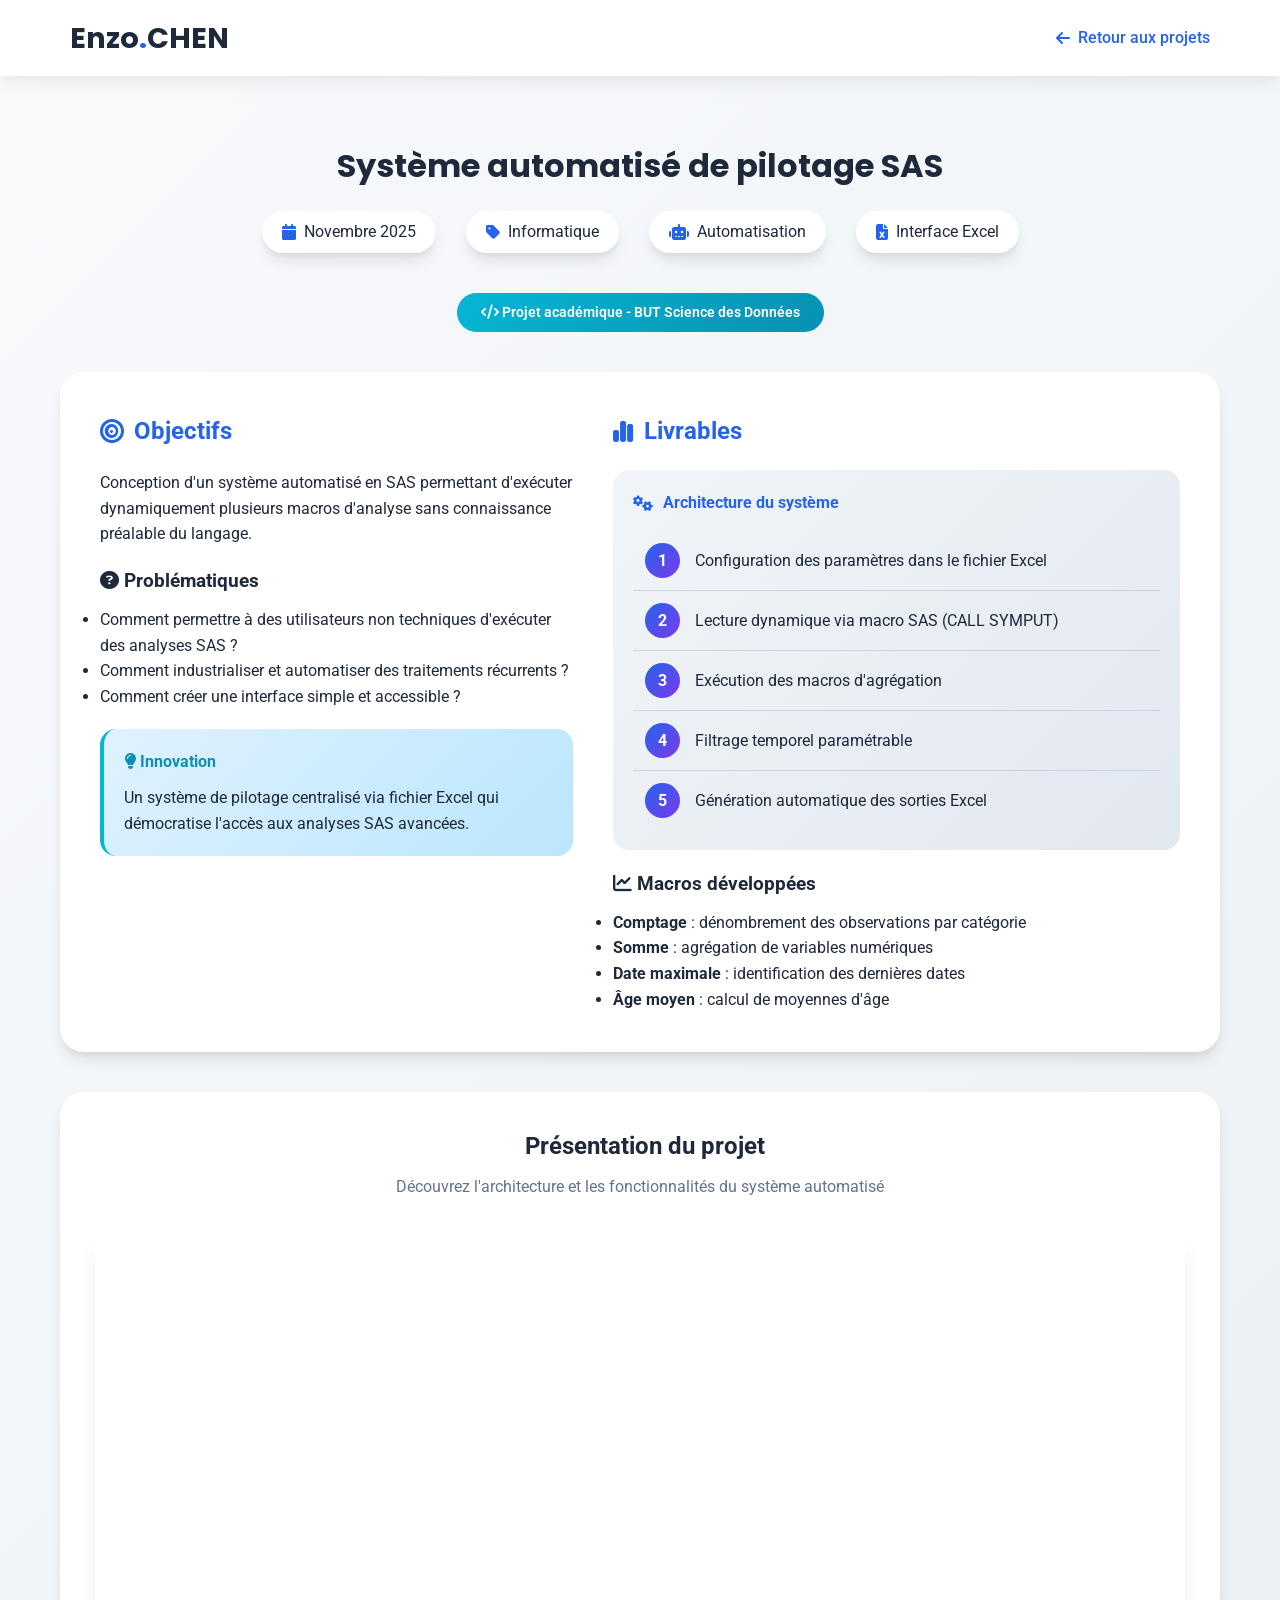
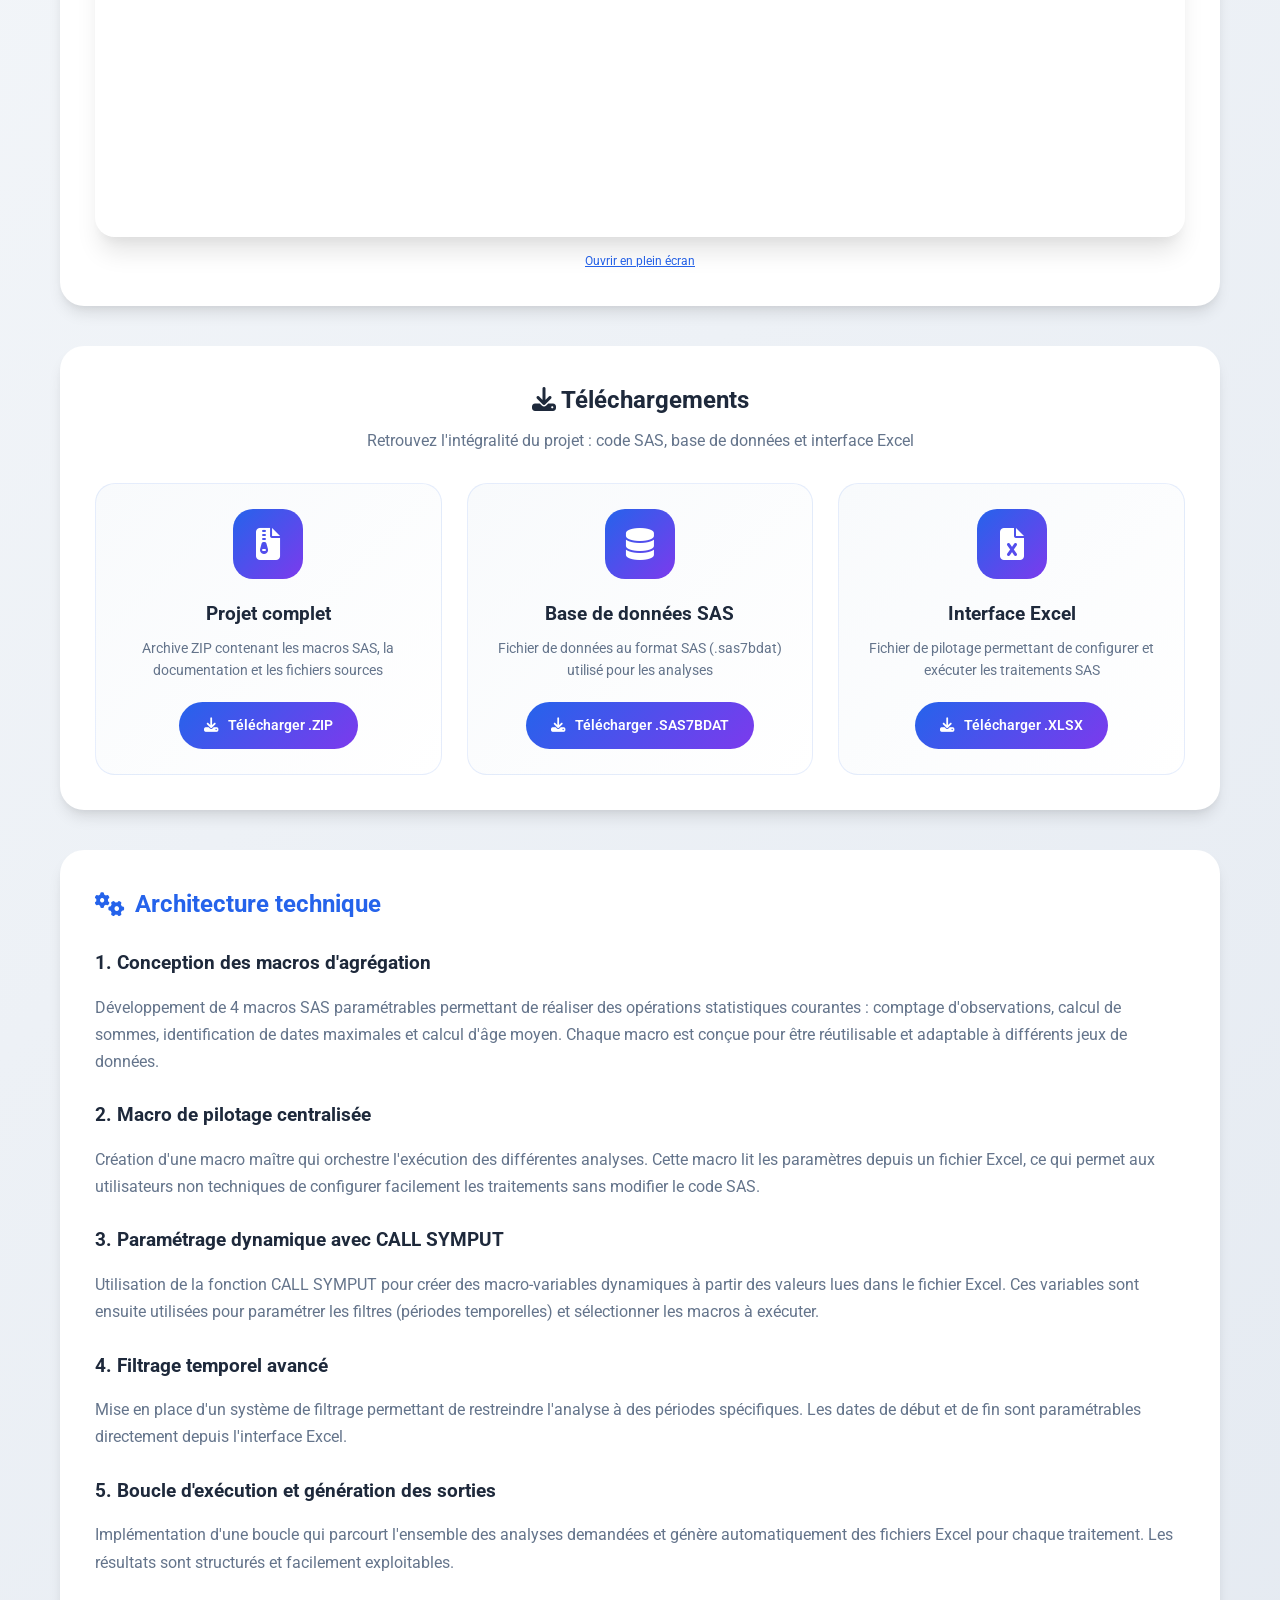
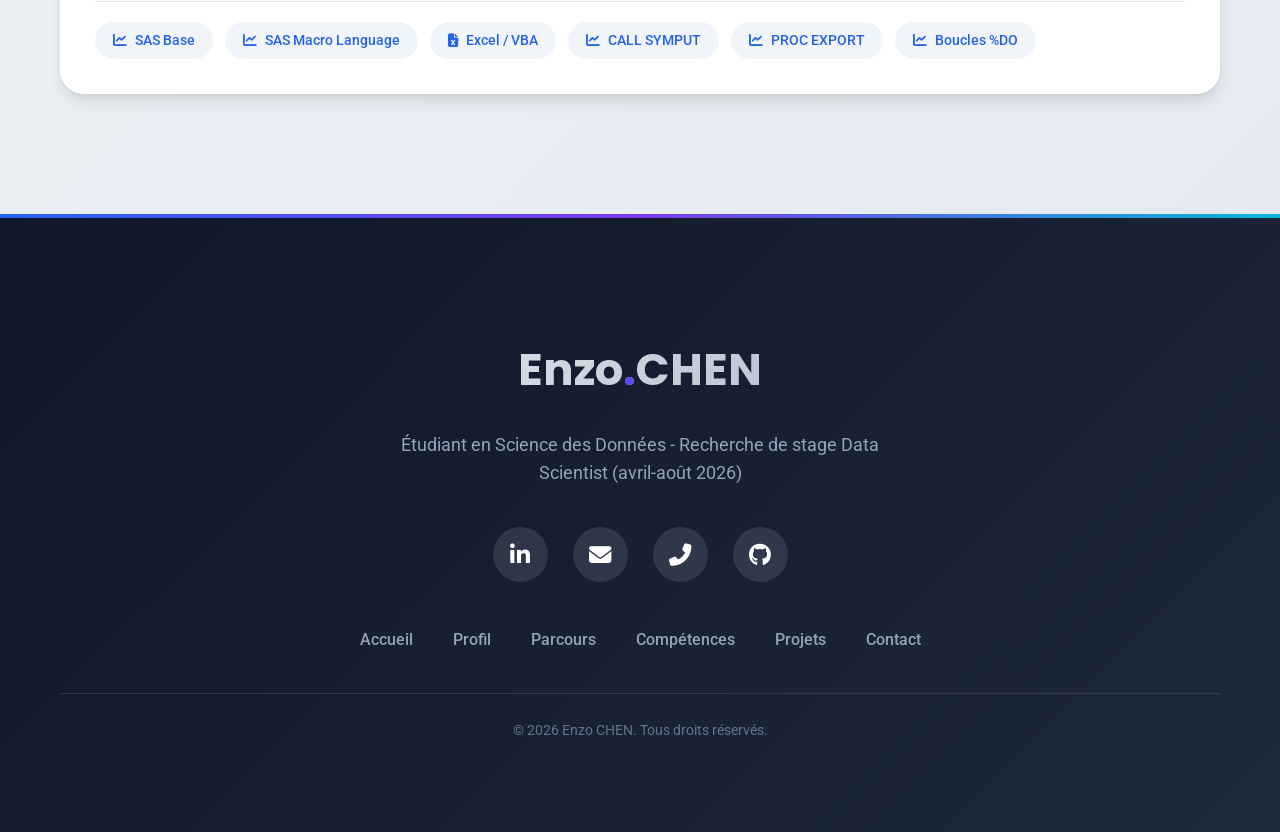
<file: projetSASdomaine.html>
<!DOCTYPE html>
<html lang="fr">
<head>
    <meta charset="UTF-8">
    <meta name="viewport" content="width=device-width, initial-scale=1.0">
    <title>Système automatisé de pilotage SAS | Enzo CHEN</title>
    <link rel="stylesheet" href="https://cdnjs.cloudflare.com/ajax/libs/font-awesome/6.4.0/css/all.min.css">
    <link href="https://fonts.googleapis.com/css2?family=Poppins:wght@300;400;500;600;700&family=Roboto:wght@300;400;500;700&display=swap" rel="stylesheet">
    <style>
        * {
            margin: 0;
            padding: 0;
            box-sizing: border-box;
        }

        :root {
            --primary-color: #2563eb;
            --secondary-color: #7c3aed;
            --accent-color: #06b6d4;
            --dark-color: #1e293b;
            --light-color: #f8fafc;
            --gray-color: #64748b;
            --success-color: #10b981;
            --warning-color: #f59e0b;
            --shadow: 0 10px 15px -3px rgba(0, 0, 0, 0.1), 0 4px 6px -2px rgba(0, 0, 0, 0.05);
            --shadow-lg: 0 20px 25px -5px rgba(0, 0, 0, 0.1), 0 10px 10px -5px rgba(0, 0, 0, 0.04);
            --radius: 12px;
            --transition: all 0.3s ease;
        }

        body {
            font-family: 'Roboto', sans-serif;
            line-height: 1.6;
            color: var(--dark-color);
            background: linear-gradient(135deg, #f8fafc 0%, #e2e8f0 100%);
            min-height: 100vh;
        }

        .container {
            max-width: 1200px;
            margin: 0 auto;
            padding: 40px 20px;
        }

        /* Navigation */
        .navbar {
            position: fixed;
            top: 0;
            left: 0;
            width: 100%;
            background: rgba(255, 255, 255, 0.95);
            backdrop-filter: blur(10px);
            z-index: 1000;
            padding: 15px 0;
            box-shadow: 0 2px 20px rgba(0, 0, 0, 0.1);
        }

        .nav-container {
            display: flex;
            justify-content: space-between;
            align-items: center;
            padding: 0 30px;
            max-width: 1200px;
            margin: 0 auto;
        }

        .logo {
            font-family: 'Poppins', sans-serif;
            font-size: 1.8rem;
            font-weight: 700;
            color: var(--dark-color);
        }

        .logo-dot {
            color: var(--primary-color);
        }

        .back-link {
            color: var(--primary-color);
            text-decoration: none;
            font-weight: 500;
            transition: var(--transition);
            display: flex;
            align-items: center;
            gap: 8px;
        }

        .back-link:hover {
            color: var(--secondary-color);
            transform: translateX(-5px);
        }

        /* Header projet */
        .projet-header {
            margin-top: 100px;
            margin-bottom: 40px;
            text-align: center;
        }

        .projet-header h1 {
            font-size: 2rem;
            color: var(--dark-color);
            margin-bottom: 20px;
            font-family: 'Poppins', sans-serif;
        }

        .projet-meta {
            display: flex;
            justify-content: center;
            gap: 30px;
            flex-wrap: wrap;
            margin-bottom: 30px;
        }

        .meta-item {
            display: flex;
            align-items: center;
            gap: 8px;
            background: white;
            padding: 8px 20px;
            border-radius: 30px;
            box-shadow: var(--shadow);
        }

        .meta-item i {
            color: var(--primary-color);
        }

        .category-badge {
            display: inline-block;
            background: linear-gradient(135deg, #06b6d4, #0891b2);
            color: white;
            padding: 8px 24px;
            border-radius: 40px;
            font-weight: 600;
            font-size: 0.9rem;
            margin-top: 10px;
        }

        /* Contenu principal */
        .projet-content {
            display: grid;
            grid-template-columns: 1fr 1.2fr;
            gap: 40px;
            background: white;
            border-radius: 24px;
            padding: 40px;
            box-shadow: var(--shadow);
            margin-bottom: 40px;
        }

        /* Section Canva */
        .canva-section {
            background: white;
            border-radius: 24px;
            padding: 35px;
            box-shadow: var(--shadow);
            margin-bottom: 40px;
        }

        .canva-title {
            text-align: center;
            margin-bottom: 25px;
        }

        .canva-title h2 {
            font-size: 1.5rem;
            color: var(--dark-color);
            margin-bottom: 8px;
            display: flex;
            align-items: center;
            justify-content: center;
            gap: 10px;
        }

        .canva-title p {
            color: var(--gray-color);
        }

        .canva-container {
            position: relative;
            width: 100%;
            height: 0;
            padding-bottom: 56.25%; /* Ratio 16:9 */
            overflow: hidden;
            border-radius: 20px;
            box-shadow: var(--shadow-lg);
        }

        .canva-container iframe {
            position: absolute;
            top: 0;
            left: 0;
            width: 100%;
            height: 100%;
            border: none;
            border-radius: 20px;
        }

        /* Section des téléchargements */
        .downloads-section {
            background: white;
            border-radius: 24px;
            padding: 35px;
            box-shadow: var(--shadow);
            margin-bottom: 40px;
        }

        .downloads-title {
            text-align: center;
            margin-bottom: 30px;
        }

        .downloads-title h2 {
            font-size: 1.5rem;
            color: var(--dark-color);
            margin-bottom: 8px;
        }

        .downloads-title p {
            color: var(--gray-color);
        }

        .downloads-grid {
            display: grid;
            grid-template-columns: repeat(3, 1fr);
            gap: 25px;
        }

        .download-card {
            background: linear-gradient(135deg, #f8fafc, #ffffff);
            border-radius: 20px;
            padding: 25px;
            text-align: center;
            transition: var(--transition);
            border: 1px solid rgba(37, 99, 235, 0.1);
        }

        .download-card:hover {
            transform: translateY(-5px);
            box-shadow: var(--shadow-lg);
            border-color: var(--primary-color);
        }

        .download-icon {
            width: 70px;
            height: 70px;
            background: linear-gradient(135deg, var(--primary-color), var(--secondary-color));
            border-radius: 20px;
            display: flex;
            align-items: center;
            justify-content: center;
            margin: 0 auto 20px;
        }

        .download-icon i {
            font-size: 2rem;
            color: white;
        }

        .download-card h3 {
            font-size: 1.2rem;
            margin-bottom: 8px;
            color: var(--dark-color);
        }

        .download-card p {
            font-size: 0.85rem;
            color: var(--gray-color);
            margin-bottom: 20px;
        }

        .download-btn {
            display: inline-flex;
            align-items: center;
            gap: 10px;
            background: linear-gradient(135deg, var(--primary-color), var(--secondary-color));
            color: white;
            padding: 12px 25px;
            border-radius: 40px;
            text-decoration: none;
            font-weight: 600;
            font-size: 0.9rem;
            transition: var(--transition);
            border: none;
            cursor: pointer;
        }

        .download-btn:hover {
            transform: translateY(-2px);
            box-shadow: var(--shadow);
        }

        /* Section description */
        .description-section {
            background: white;
            border-radius: 24px;
            padding: 35px;
            box-shadow: var(--shadow);
        }

        .description-section h2 {
            color: var(--primary-color);
            margin-bottom: 20px;
            font-size: 1.5rem;
            display: flex;
            align-items: center;
            gap: 10px;
        }

        .description-section h3 {
            margin: 25px 0 15px;
            color: var(--dark-color);
            font-size: 1.2rem;
        }

        .description-section p {
            color: var(--gray-color);
            margin-bottom: 15px;
            line-height: 1.7;
        }

        .description-section ul {
            padding-left: 20px;
            margin-bottom: 20px;
        }

        .description-section li {
            color: var(--gray-color);
            margin-bottom: 8px;
        }

        .tech-highlight {
            background: linear-gradient(135deg, #e0f2fe, #bae6fd);
            border-left: 4px solid #06b6d4;
            padding: 20px;
            border-radius: 16px;
            margin: 20px 0;
        }

        .tech-highlight h4 {
            color: #0891b2;
            margin-bottom: 10px;
        }

        .architecture-box {
            background: linear-gradient(135deg, #f1f5f9, #e2e8f0);
            border-radius: 16px;
            padding: 20px;
            margin: 20px 0;
        }

        .architecture-box h4 {
            color: var(--primary-color);
            margin-bottom: 15px;
            display: flex;
            align-items: center;
            gap: 10px;
        }

        .arch-step {
            display: flex;
            align-items: center;
            gap: 15px;
            padding: 12px;
            border-bottom: 1px solid #cbd5e1;
        }

        .arch-step:last-child {
            border-bottom: none;
        }

        .step-number {
            width: 35px;
            height: 35px;
            background: linear-gradient(135deg, var(--primary-color), var(--secondary-color));
            border-radius: 50%;
            display: flex;
            align-items: center;
            justify-content: center;
            color: white;
            font-weight: bold;
        }

        .tech-stack {
            display: flex;
            flex-wrap: wrap;
            gap: 12px;
            margin-top: 25px;
            padding-top: 20px;
            border-top: 1px solid #e2e8f0;
        }

        .tech-stack span {
            background: #f1f5f9;
            padding: 8px 18px;
            border-radius: 30px;
            font-size: 0.85rem;
            color: var(--primary-color);
            font-weight: 500;
            display: inline-flex;
            align-items: center;
            gap: 8px;
        }

        .footer {
            background: var(--dark-color);
            color: white;
            padding: 40px 0;
            text-align: center;
            margin-top: 60px;
        }

        .btn-retour {
            display: inline-flex;
            align-items: center;
            gap: 10px;
            background: transparent;
            border: 2px solid var(--primary-color);
            color: var(--primary-color);
            padding: 12px 28px;
            border-radius: 40px;
            text-decoration: none;
            font-weight: 500;
            transition: var(--transition);
            margin-bottom: 20px;
        }

        .btn-retour:hover {
            background: var(--primary-color);
            color: white;
        }

        /* Responsive */
        @media (max-width: 992px) {
            .projet-content {
                grid-template-columns: 1fr;
                gap: 30px;
            }
            
            .downloads-grid {
                grid-template-columns: repeat(2, 1fr);
                gap: 20px;
            }
        }

        @media (max-width: 768px) {
            .projet-header h1 {
                font-size: 1.5rem;
            }
            
            .container {
                padding: 20px;
            }
            
            .projet-content,
            .canva-section,
            .downloads-section,
            .description-section {
                padding: 25px;
            }
            
            .meta-item {
                padding: 5px 15px;
                font-size: 0.8rem;
            }
            
            .downloads-grid {
                grid-template-columns: 1fr;
                gap: 20px;
            }
        }
		
		/* Footer - Version agrandie */
.footer {
    background: linear-gradient(135deg, #0f172a 0%, #1e293b 100%);
    color: white;
    padding: 80px 0 50px;
    position: relative;
    overflow: hidden;
    margin-top: 80px;
}

.footer::before {
    content: '';
    position: absolute;
    top: 0;
    left: 0;
    right: 0;
    height: 4px;
    background: linear-gradient(90deg, var(--primary-color), var(--secondary-color), var(--accent-color));
}

.footer-content {
    text-align: center;
    position: relative;
    z-index: 2;
}

.footer-logo {
    font-family: 'Poppins', sans-serif;
    font-size: 2.8rem;
    font-weight: 700;
    margin-bottom: 25px;
    background: linear-gradient(135deg, #ffffff, #94a3b8);
    -webkit-background-clip: text;
    background-clip: text;
    color: transparent;
}

.footer-logo-dot {
    background: linear-gradient(135deg, var(--primary-color), var(--secondary-color));
    -webkit-background-clip: text;
    background-clip: text;
    color: transparent;
}

.footer-text {
    color: #94a3b8;
    margin-bottom: 40px;
    max-width: 550px;
    margin-left: auto;
    margin-right: auto;
    font-size: 1.1rem;
    line-height: 1.6;
}

/* Liens de navigation footer */
.footer-links {
    display: flex;
    justify-content: center;
    flex-wrap: wrap;
    gap: 40px;
    margin-bottom: 40px;
}

.footer-links a {
    color: #94a3b8;
    text-decoration: none;
    font-size: 1rem;
    font-weight: 500;
    transition: var(--transition);
    position: relative;
}

.footer-links a::after {
    content: '';
    position: absolute;
    bottom: -6px;
    left: 0;
    width: 0;
    height: 2px;
    background: linear-gradient(90deg, var(--primary-color), var(--secondary-color));
    transition: var(--transition);
}

.footer-links a:hover {
    color: white;
}

.footer-links a:hover::after {
    width: 100%;
}

/* Réseaux sociaux */
.footer-social {
    display: flex;
    justify-content: center;
    gap: 25px;
    margin-bottom: 45px;
}

.social-link {
    width: 55px;
    height: 55px;
    background: rgba(255, 255, 255, 0.1);
    border-radius: 50%;
    display: flex;
    align-items: center;
    justify-content: center;
    color: white;
    font-size: 1.4rem;
    transition: var(--transition);
    text-decoration: none;
    position: relative;
    overflow: hidden;
}

.social-link::before {
    content: '';
    position: absolute;
    top: 0;
    left: -100%;
    width: 100%;
    height: 100%;
    background: linear-gradient(135deg, var(--primary-color), var(--secondary-color));
    transition: var(--transition);
    z-index: -1;
}

.social-link:hover::before {
    left: 0;
}

.social-link:hover {
    transform: translateY(-5px);
    color: white;
}

/* Couleurs spécifiques au survol */
.social-link.linkedin:hover::before {
    background: linear-gradient(135deg, #0077b5, #00a0dc);
}

.social-link.email:hover::before {
    background: linear-gradient(135deg, #ea4335, #fbbc04);
}

.social-link.phone:hover::before {
    background: linear-gradient(135deg, #34a853, #00c851);
}

.social-link.github:hover::before {
    background: linear-gradient(135deg, #333, #6e5494);
}

/* Copyright */
.footer-copyright {
    color: #64748b;
    font-size: 0.9rem;
    margin-top: 25px;
    padding-top: 25px;
    border-top: 1px solid rgba(255, 255, 255, 0.1);
}

/* Responsive */
@media (max-width: 768px) {
    .footer {
        padding: 50px 0 30px;
        margin-top: 50px;
    }
    
    .footer-logo {
        font-size: 2rem;
        margin-bottom: 20px;
    }
    
    .footer-text {
        font-size: 0.9rem;
        padding: 0 20px;
        margin-bottom: 30px;
    }
    
    .footer-links {
        gap: 25px;
        margin-bottom: 30px;
    }
    
    .footer-links a {
        font-size: 0.85rem;
    }
    
    .footer-social {
        gap: 15px;
        margin-bottom: 35px;
    }
    
    .social-link {
        width: 45px;
        height: 45px;
        font-size: 1.2rem;
    }
    
    .footer-copyright {
        font-size: 0.75rem;
    }
}
    </style>
</head>
<body>
    <nav class="navbar">
        <div class="nav-container">
            <div class="logo">Enzo<span class="logo-dot">.</span>CHEN</div>
            <a href="index.html#projets" class="back-link"><i class="fas fa-arrow-left"></i> Retour aux projets</a>
        </div>
    </nav>

    <div class="container">
        <div class="projet-header">
            <h1>Système automatisé de pilotage SAS</h1>
            <div class="projet-meta">
                <div class="meta-item"><i class="fas fa-calendar"></i> Novembre 2025</div>
                <div class="meta-item"><i class="fas fa-tag"></i> Informatique</div>
                <div class="meta-item"><i class="fas fa-robot"></i> Automatisation</div>
                <div class="meta-item"><i class="fas fa-file-excel"></i> Interface Excel</div>
            </div>
            <div class="category-badge">
                <i class="fas fa-code"></i> Projet académique - BUT Science des Données
            </div>
        </div>

        <div class="projet-content">
            <!-- Partie gauche : Résumé / Objectifs -->
            <div>
                <h2 style="color: var(--primary-color); margin-bottom: 20px; display: flex; align-items: center; gap: 10px;">
                    <i class="fas fa-bullseye"></i> Objectifs
                </h2>
                <p>Conception d'un système automatisé en SAS permettant d'exécuter dynamiquement plusieurs macros d'analyse sans connaissance préalable du langage.</p>
                
                <h3 style="margin: 20px 0 10px;"><i class="fas fa-question-circle"></i> Problématiques</h3>
                <ul>
                    <li>Comment permettre à des utilisateurs non techniques d'exécuter des analyses SAS ?</li>
                    <li>Comment industrialiser et automatiser des traitements récurrents ?</li>
                    <li>Comment créer une interface simple et accessible ?</li>
                </ul>

                <div class="tech-highlight">
                    <h4><i class="fas fa-lightbulb"></i> Innovation</h4>
                    <p>Un système de pilotage centralisé via fichier Excel qui démocratise l'accès aux analyses SAS avancées.</p>
                </div>
            </div>

            <!-- Partie droite : Résultats clés -->
            <div>
                <h2 style="color: var(--primary-color); margin-bottom: 20px; display: flex; align-items: center; gap: 10px;">
                    <i class="fas fa-chart-simple"></i> Livrables
                </h2>
                
                <div class="architecture-box">
                    <h4><i class="fas fa-cogs"></i> Architecture du système</h4>
                    <div class="arch-step">
                        <div class="step-number">1</div>
                        <div>Configuration des paramètres dans le fichier Excel</div>
                    </div>
                    <div class="arch-step">
                        <div class="step-number">2</div>
                        <div>Lecture dynamique via macro SAS (CALL SYMPUT)</div>
                    </div>
                    <div class="arch-step">
                        <div class="step-number">3</div>
                        <div>Exécution des macros d'agrégation</div>
                    </div>
                    <div class="arch-step">
                        <div class="step-number">4</div>
                        <div>Filtrage temporel paramétrable</div>
                    </div>
                    <div class="arch-step">
                        <div class="step-number">5</div>
                        <div>Génération automatique des sorties Excel</div>
                    </div>
                </div>

                <h3 style="margin: 20px 0 10px;"><i class="fas fa-chart-line"></i> Macros développées</h3>
                <ul>
                    <li><strong>Comptage</strong> : dénombrement des observations par catégorie</li>
                    <li><strong>Somme</strong> : agrégation de variables numériques</li>
                    <li><strong>Date maximale</strong> : identification des dernières dates</li>
                    <li><strong>Âge moyen</strong> : calcul de moyennes d'âge</li>
                </ul>
            </div>
        </div>

        <!-- Section Canva - Diaporama -->
        <div class="canva-section">
            <div class="canva-title">
                <h2><i class="fab fa-canva"></i> Présentation du projet</h2>
                <p>Découvrez l'architecture et les fonctionnalités du système automatisé</p>
            </div>
            <div class="canva-container">
                <iframe src="https://www.canva.com/design/DAG6NRVvGt4/MjMRW1fcrFIE6n85_91uiQ/view?embed" allowfullscreen="allowfullscreen" allow="fullscreen">
                </iframe>
            </div>
            <div style="text-align: center; margin-top: 15px; font-size: 0.75rem; color: var(--gray-color);">
                <a href="https://www.canva.com/design/DAG6NRVvGt4/MjMRW1fcrFIE6n85_91uiQ/view?utm_content=DAG6NRVvGt4&utm_campaign=designshare&utm_medium=embeds&utm_source=link" target="_blank" rel="noopener noreferrer" style="color: var(--primary-color);">Ouvrir en plein écran</a>
            </div>
        </div>

        <!-- Section des téléchargements -->
        <div class="downloads-section">
            <div class="downloads-title">
                <h2><i class="fas fa-download"></i> Téléchargements</h2>
                <p>Retrouvez l'intégralité du projet : code SAS, base de données et interface Excel</p>
            </div>
            <div class="downloads-grid">
                <div class="download-card">
                    <div class="download-icon">
                        <i class="fas fa-file-archive"></i>
                    </div>
                    <h3>Projet complet</h3>
                    <p>Archive ZIP contenant les macros SAS, la documentation et les fichiers sources</p>
                    <a href="pdf/SAE_domaine_app_v4.zip" class="download-btn" download>
                        <i class="fas fa-download"></i> Télécharger .ZIP
                    </a>
                </div>
                <div class="download-card">
                    <div class="download-icon">
                        <i class="fas fa-database"></i>
                    </div>
                    <h3>Base de données SAS</h3>
                    <p>Fichier de données au format SAS (.sas7bdat) utilisé pour les analyses</p>
                    <a href="pdf/donnees.sas7bdat" class="download-btn" download>
                        <i class="fas fa-download"></i> Télécharger .SAS7BDAT
                    </a>
                </div>
                <div class="download-card">
                    <div class="download-icon">
                        <i class="fas fa-file-excel"></i>
                    </div>
                    <h3>Interface Excel</h3>
                    <p>Fichier de pilotage permettant de configurer et exécuter les traitements SAS</p>
                    <a href="pdf/TableauPilotageSAE2025v4.xlsx" class="download-btn" download>
                        <i class="fas fa-download"></i> Télécharger .XLSX
                    </a>
                </div>
            </div>
        </div>

        <!-- Section description détaillée -->
        <div class="description-section">
            <h2><i class="fas fa-cogs"></i> Architecture technique</h2>
            
            <h3>1. Conception des macros d'agrégation</h3>
            <p>Développement de 4 macros SAS paramétrables permettant de réaliser des opérations statistiques courantes : comptage d'observations, calcul de sommes, identification de dates maximales et calcul d'âge moyen. Chaque macro est conçue pour être réutilisable et adaptable à différents jeux de données.</p>
            
            <h3>2. Macro de pilotage centralisée</h3>
            <p>Création d'une macro maître qui orchestre l'exécution des différentes analyses. Cette macro lit les paramètres depuis un fichier Excel, ce qui permet aux utilisateurs non techniques de configurer facilement les traitements sans modifier le code SAS.</p>
            
            <h3>3. Paramétrage dynamique avec CALL SYMPUT</h3>
            <p>Utilisation de la fonction CALL SYMPUT pour créer des macro-variables dynamiques à partir des valeurs lues dans le fichier Excel. Ces variables sont ensuite utilisées pour paramétrer les filtres (périodes temporelles) et sélectionner les macros à exécuter.</p>
            
            <h3>4. Filtrage temporel avancé</h3>
            <p>Mise en place d'un système de filtrage permettant de restreindre l'analyse à des périodes spécifiques. Les dates de début et de fin sont paramétrables directement depuis l'interface Excel.</p>
            
            <h3>5. Boucle d'exécution et génération des sorties</h3>
            <p>Implémentation d'une boucle qui parcourt l'ensemble des analyses demandées et génère automatiquement des fichiers Excel pour chaque traitement. Les résultats sont structurés et facilement exploitables.</p>

            <div class="tech-stack">
                <span><i class="fas fa-chart-line"></i> SAS Base</span>
                <span><i class="fas fa-chart-line"></i> SAS Macro Language</span>
                <span><i class="fas fa-file-excel"></i> Excel / VBA</span>
                <span><i class="fas fa-chart-line"></i> CALL SYMPUT</span>
                <span><i class="fas fa-chart-line"></i> PROC EXPORT</span>
                <span><i class="fas fa-chart-line"></i> Boucles %DO</span>
            </div>
        </div>
    </div>


    <footer class="footer">
        <div class="container">
            <div class="footer-content">
                <div class="footer-logo">
                    Enzo<span class="footer-logo-dot">.</span>CHEN
                </div>
                <p class="footer-text">Étudiant en Science des Données - Recherche de stage Data Scientist (avril-août 2026)</p>
                
                <div class="footer-social">
                    <a href="https://www.linkedin.com/in/enzo-chen-78555934a" target="_blank" class="social-link linkedin">
                        <i class="fab fa-linkedin-in"></i>
                    </a>
                    <a href="mailto:echen170406@gmail.com" class="social-link email">
                        <i class="fas fa-envelope"></i>
                    </a>
                    <a href="tel:0767896889" class="social-link phone">
                        <i class="fas fa-phone-alt"></i>
                    </a>
                    <a href="https://github.com/echen170406-ctrl" target="_blank" class="social-link github">
                        <i class="fab fa-github"></i>
                    </a>
                </div>
                
                <div class="footer-links">
                    <a href="index.html#accueil">Accueil</a>
                    <a href="index.html#profil">Profil</a>
                    <a href="index.html#parcours">Parcours</a>
                    <a href="index.html#competences">Compétences</a>
                    <a href="index.html#projets">Projets</a>
                    <a href="index.html#contact">Contact</a>
                </div>
                
                <p class="footer-copyright">
                    &copy; 2026 Enzo CHEN. Tous droits réservés.
                </p>
            </div>
        </div>
    </footer>

</body>
</html>
</file>
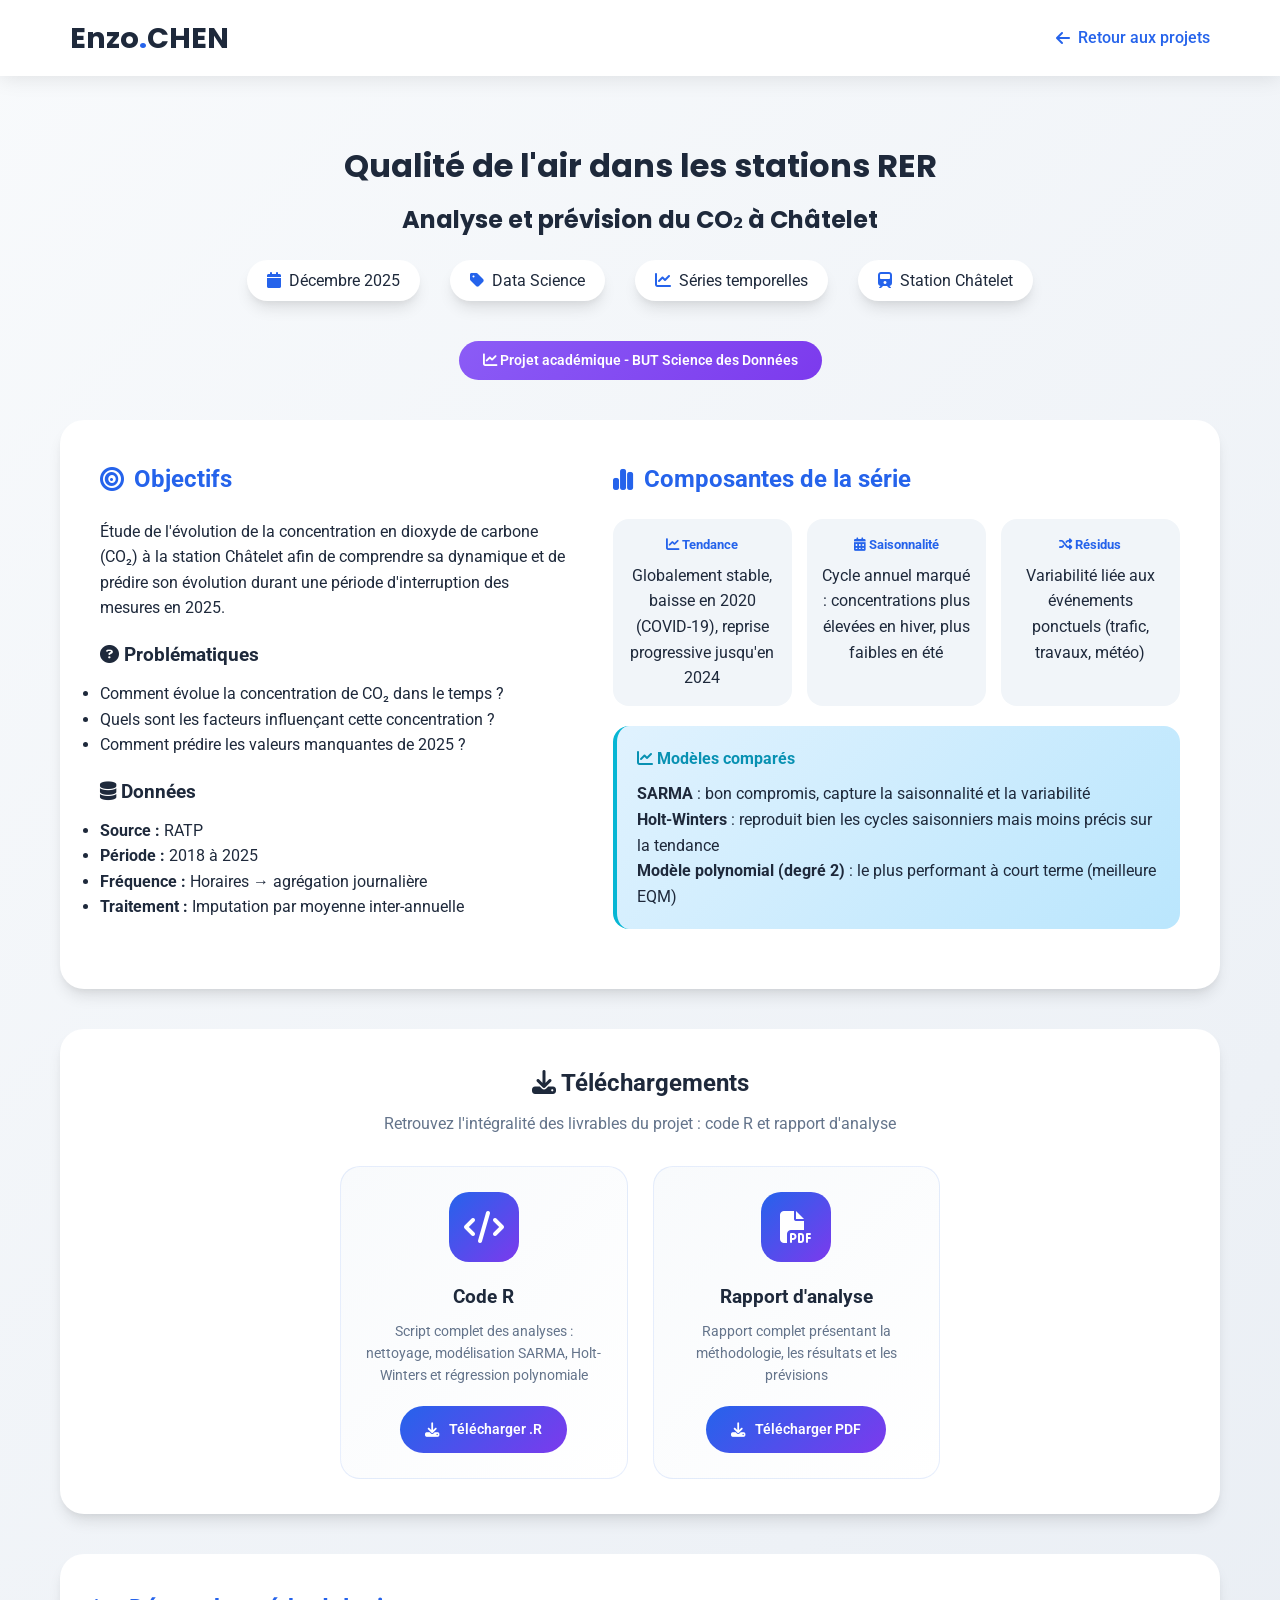
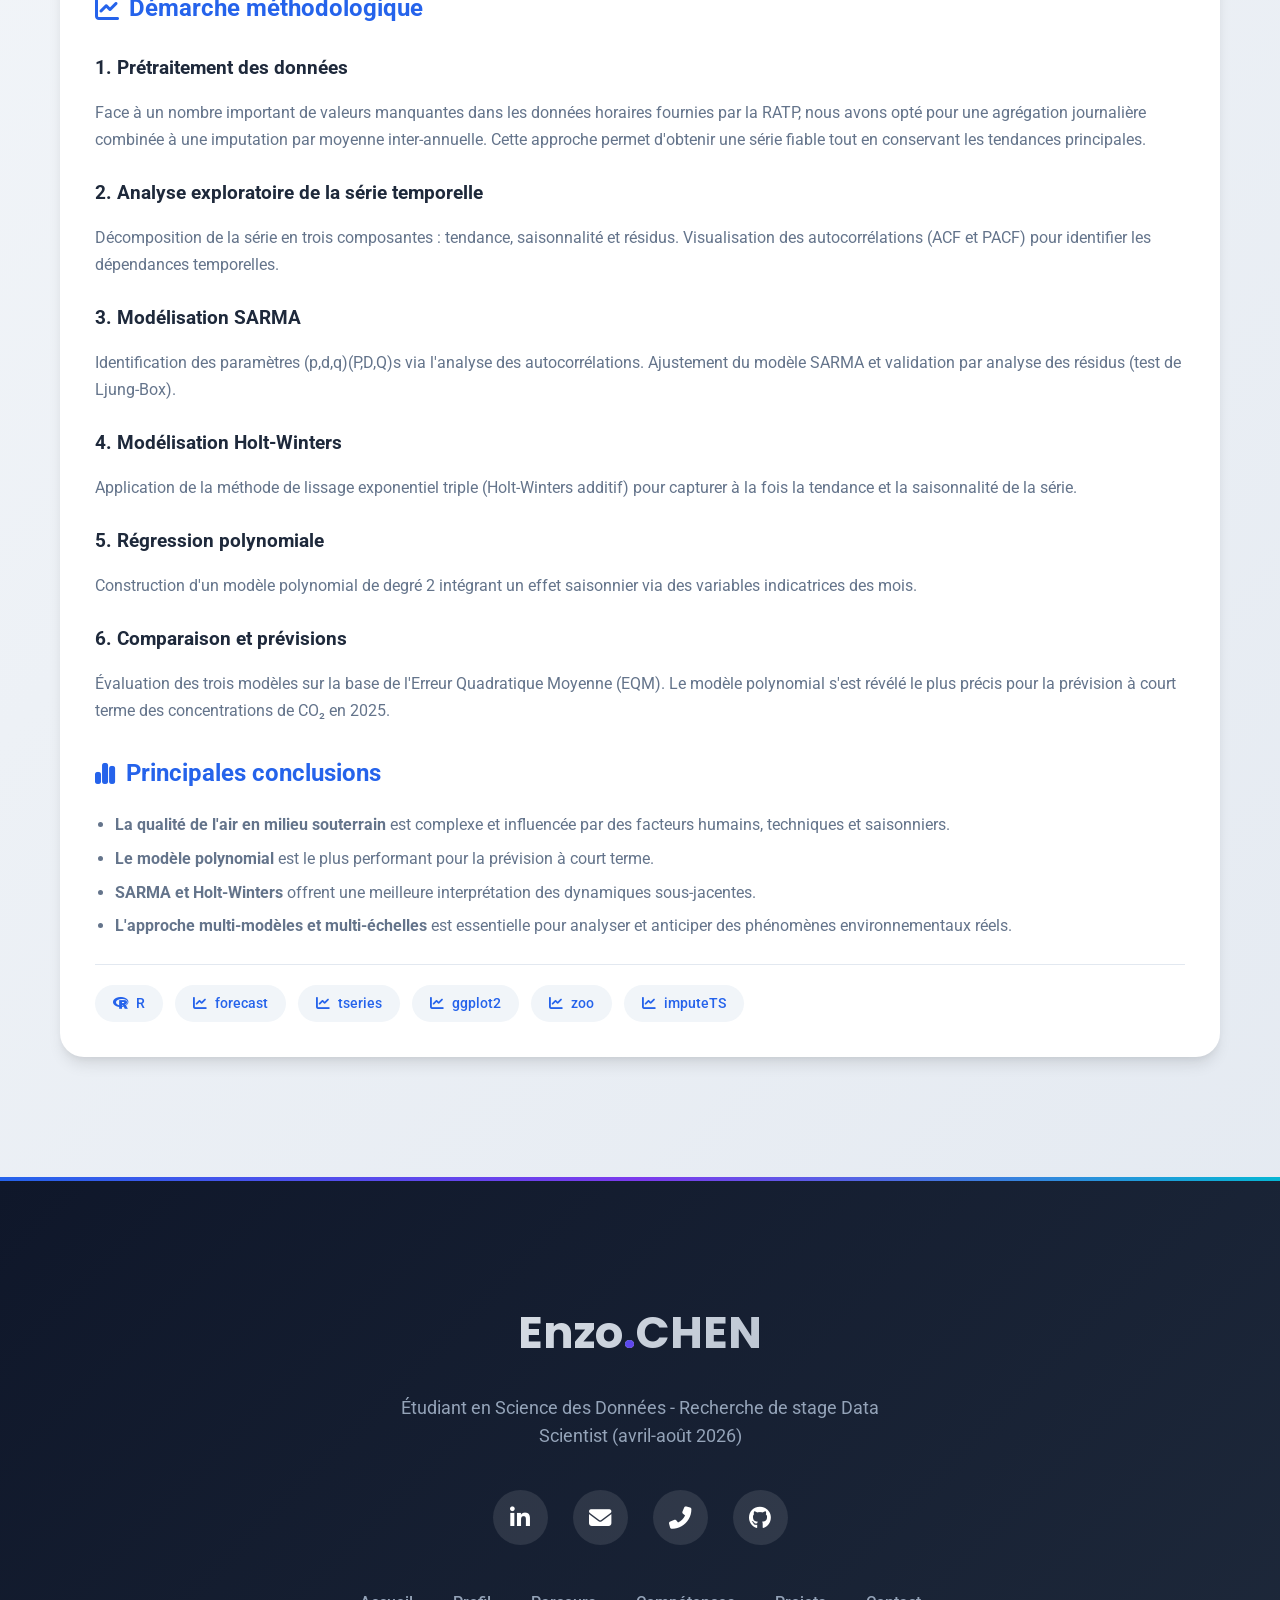
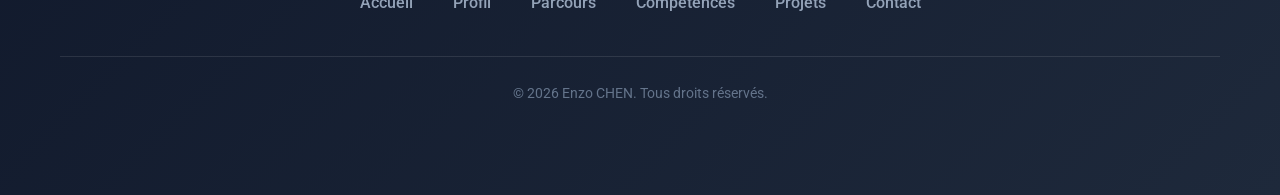
<file: projetSerieTemp.html>
<!DOCTYPE html>
<html lang="fr">
<head>
    <meta charset="UTF-8">
    <meta name="viewport" content="width=device-width, initial-scale=1.0">
    <title>Analyse série temporelle - Pollution CO2 | Enzo CHEN</title>
    <link rel="stylesheet" href="https://cdnjs.cloudflare.com/ajax/libs/font-awesome/6.4.0/css/all.min.css">
    <link href="https://fonts.googleapis.com/css2?family=Poppins:wght@300;400;500;600;700&family=Roboto:wght@300;400;500;700&display=swap" rel="stylesheet">
    <style>
        * {
            margin: 0;
            padding: 0;
            box-sizing: border-box;
        }

        :root {
            --primary-color: #2563eb;
            --secondary-color: #7c3aed;
            --accent-color: #06b6d4;
            --dark-color: #1e293b;
            --light-color: #f8fafc;
            --gray-color: #64748b;
            --success-color: #10b981;
            --warning-color: #f59e0b;
            --shadow: 0 10px 15px -3px rgba(0, 0, 0, 0.1), 0 4px 6px -2px rgba(0, 0, 0, 0.05);
            --shadow-lg: 0 20px 25px -5px rgba(0, 0, 0, 0.1), 0 10px 10px -5px rgba(0, 0, 0, 0.04);
            --radius: 12px;
            --transition: all 0.3s ease;
        }

        body {
            font-family: 'Roboto', sans-serif;
            line-height: 1.6;
            color: var(--dark-color);
            background: linear-gradient(135deg, #f8fafc 0%, #e2e8f0 100%);
            min-height: 100vh;
        }

        .container {
            max-width: 1200px;
            margin: 0 auto;
            padding: 40px 20px;
        }

        /* Navigation */
        .navbar {
            position: fixed;
            top: 0;
            left: 0;
            width: 100%;
            background: rgba(255, 255, 255, 0.95);
            backdrop-filter: blur(10px);
            z-index: 1000;
            padding: 15px 0;
            box-shadow: 0 2px 20px rgba(0, 0, 0, 0.1);
        }

        .nav-container {
            display: flex;
            justify-content: space-between;
            align-items: center;
            padding: 0 30px;
            max-width: 1200px;
            margin: 0 auto;
        }

        .logo {
            font-family: 'Poppins', sans-serif;
            font-size: 1.8rem;
            font-weight: 700;
            color: var(--dark-color);
        }

        .logo-dot {
            color: var(--primary-color);
        }

        .back-link {
            color: var(--primary-color);
            text-decoration: none;
            font-weight: 500;
            transition: var(--transition);
            display: flex;
            align-items: center;
            gap: 8px;
        }

        .back-link:hover {
            color: var(--secondary-color);
            transform: translateX(-5px);
        }

        /* Header projet */
        .projet-header {
            margin-top: 100px;
            margin-bottom: 40px;
            text-align: center;
        }

        .projet-header h1 {
            font-size: 2rem;
            color: var(--dark-color);
            margin-bottom: 20px;
            font-family: 'Poppins', sans-serif;
        }

        .projet-meta {
            display: flex;
            justify-content: center;
            gap: 30px;
            flex-wrap: wrap;
            margin-bottom: 30px;
        }

        .meta-item {
            display: flex;
            align-items: center;
            gap: 8px;
            background: white;
            padding: 8px 20px;
            border-radius: 30px;
            box-shadow: var(--shadow);
        }

        .meta-item i {
            color: var(--primary-color);
        }

        .category-badge {
            display: inline-block;
            background: linear-gradient(135deg, #8b5cf6, #7c3aed);
            color: white;
            padding: 8px 24px;
            border-radius: 40px;
            font-weight: 600;
            font-size: 0.9rem;
            margin-top: 10px;
        }

        /* Contenu principal */
        .projet-content {
            display: grid;
            grid-template-columns: 1fr 1.2fr;
            gap: 40px;
            background: white;
            border-radius: 24px;
            padding: 40px;
            box-shadow: var(--shadow);
            margin-bottom: 40px;
        }

        /* Section des téléchargements */
        .downloads-section {
            background: white;
            border-radius: 24px;
            padding: 35px;
            box-shadow: var(--shadow);
            margin-bottom: 40px;
        }

        .downloads-title {
            text-align: center;
            margin-bottom: 30px;
        }

        .downloads-title h2 {
            font-size: 1.5rem;
            color: var(--dark-color);
            margin-bottom: 8px;
        }

        .downloads-title p {
            color: var(--gray-color);
        }

        .downloads-grid {
            display: grid;
            grid-template-columns: repeat(2, 1fr);
            gap: 25px;
            max-width: 600px;
            margin: 0 auto;
        }

        .download-card {
            background: linear-gradient(135deg, #f8fafc, #ffffff);
            border-radius: 20px;
            padding: 25px;
            text-align: center;
            transition: var(--transition);
            border: 1px solid rgba(37, 99, 235, 0.1);
        }

        .download-card:hover {
            transform: translateY(-5px);
            box-shadow: var(--shadow-lg);
            border-color: var(--primary-color);
        }

        .download-icon {
            width: 70px;
            height: 70px;
            background: linear-gradient(135deg, var(--primary-color), var(--secondary-color));
            border-radius: 20px;
            display: flex;
            align-items: center;
            justify-content: center;
            margin: 0 auto 20px;
        }

        .download-icon i {
            font-size: 2rem;
            color: white;
        }

        .download-card h3 {
            font-size: 1.2rem;
            margin-bottom: 8px;
            color: var(--dark-color);
        }

        .download-card p {
            font-size: 0.85rem;
            color: var(--gray-color);
            margin-bottom: 20px;
        }

        .download-btn {
            display: inline-flex;
            align-items: center;
            gap: 10px;
            background: linear-gradient(135deg, var(--primary-color), var(--secondary-color));
            color: white;
            padding: 12px 25px;
            border-radius: 40px;
            text-decoration: none;
            font-weight: 600;
            font-size: 0.9rem;
            transition: var(--transition);
            border: none;
            cursor: pointer;
        }

        .download-btn:hover {
            transform: translateY(-2px);
            box-shadow: var(--shadow);
        }

        /* Section description */
        .description-section {
            background: white;
            border-radius: 24px;
            padding: 35px;
            box-shadow: var(--shadow);
        }

        .description-section h2 {
            color: var(--primary-color);
            margin-bottom: 20px;
            font-size: 1.5rem;
            display: flex;
            align-items: center;
            gap: 10px;
        }

        .description-section h3 {
            margin: 25px 0 15px;
            color: var(--dark-color);
            font-size: 1.2rem;
        }

        .description-section p {
            color: var(--gray-color);
            margin-bottom: 15px;
            line-height: 1.7;
        }

        .description-section ul {
            padding-left: 20px;
            margin-bottom: 20px;
        }

        .description-section li {
            color: var(--gray-color);
            margin-bottom: 8px;
        }

        .model-box {
            background: linear-gradient(135deg, #e0f2fe, #bae6fd);
            border-left: 4px solid #06b6d4;
            padding: 20px;
            border-radius: 16px;
            margin: 20px 0;
        }

        .model-box h4 {
            color: #0891b2;
            margin-bottom: 10px;
        }

        .component-grid {
            display: grid;
            grid-template-columns: repeat(3, 1fr);
            gap: 15px;
            margin: 20px 0;
        }

        .component-card {
            background: #f1f5f9;
            border-radius: 16px;
            padding: 15px;
            text-align: center;
        }

        .component-card h5 {
            color: var(--primary-color);
            margin-bottom: 8px;
        }

        .tech-stack {
            display: flex;
            flex-wrap: wrap;
            gap: 12px;
            margin-top: 25px;
            padding-top: 20px;
            border-top: 1px solid #e2e8f0;
        }

        .tech-stack span {
            background: #f1f5f9;
            padding: 8px 18px;
            border-radius: 30px;
            font-size: 0.85rem;
            color: var(--primary-color);
            font-weight: 500;
            display: inline-flex;
            align-items: center;
            gap: 8px;
        }

        .footer {
            background: var(--dark-color);
            color: white;
            padding: 40px 0;
            text-align: center;
            margin-top: 60px;
        }

        .btn-retour {
            display: inline-flex;
            align-items: center;
            gap: 10px;
            background: transparent;
            border: 2px solid var(--primary-color);
            color: var(--primary-color);
            padding: 12px 28px;
            border-radius: 40px;
            text-decoration: none;
            font-weight: 500;
            transition: var(--transition);
            margin-bottom: 20px;
        }

        .btn-retour:hover {
            background: var(--primary-color);
            color: white;
        }

        /* Responsive */
        @media (max-width: 992px) {
            .projet-content {
                grid-template-columns: 1fr;
                gap: 30px;
            }
            
            .component-grid {
                grid-template-columns: 1fr;
                gap: 15px;
            }
        }

        @media (max-width: 768px) {
            .projet-header h1 {
                font-size: 1.5rem;
            }
            
            .container {
                padding: 20px;
            }
            
            .projet-content,
            .downloads-section,
            .description-section {
                padding: 25px;
            }
            
            .meta-item {
                padding: 5px 15px;
                font-size: 0.8rem;
            }
            
            .downloads-grid {
                grid-template-columns: 1fr;
                gap: 20px;
            }
        }
		
		/* Footer - Version standard */
.footer {
    background: linear-gradient(135deg, #0f172a 0%, #1e293b 100%);
    color: white;
    padding: 60px 0 30px;
    position: relative;
    overflow: hidden;
    margin-top: 60px;
}

.footer::before {
    content: '';
    position: absolute;
    top: 0;
    left: 0;
    right: 0;
    height: 3px;
    background: linear-gradient(90deg, var(--primary-color), var(--secondary-color), var(--accent-color));
}

.footer-content {
    text-align: center;
    position: relative;
    z-index: 2;
}

.footer-logo {
    font-family: 'Poppins', sans-serif;
    font-size: 2.2rem;
    font-weight: 700;
    margin-bottom: 20px;
    background: linear-gradient(135deg, #ffffff, #94a3b8);
    -webkit-background-clip: text;
    background-clip: text;
    color: transparent;
}

.footer-logo-dot {
    background: linear-gradient(135deg, var(--primary-color), var(--secondary-color));
    -webkit-background-clip: text;
    background-clip: text;
    color: transparent;
}

.footer-text {
    color: #94a3b8;
    margin-bottom: 30px;
    max-width: 500px;
    margin-left: auto;
    margin-right: auto;
    font-size: 0.95rem;
    line-height: 1.6;
}

/* Liens de navigation footer */
.footer-links {
    display: flex;
    justify-content: center;
    flex-wrap: wrap;
    gap: 30px;
    margin-bottom: 30px;
}

.footer-links a {
    color: #94a3b8;
    text-decoration: none;
    font-size: 0.85rem;
    font-weight: 500;
    transition: var(--transition);
    position: relative;
}

.footer-links a::after {
    content: '';
    position: absolute;
    bottom: -5px;
    left: 0;
    width: 0;
    height: 2px;
    background: linear-gradient(90deg, var(--primary-color), var(--secondary-color));
    transition: var(--transition);
}

.footer-links a:hover {
    color: white;
}

.footer-links a:hover::after {
    width: 100%;
}

/* Réseaux sociaux */
.footer-social {
    display: flex;
    justify-content: center;
    gap: 20px;
    margin-bottom: 35px;
}

.social-link {
    width: 45px;
    height: 45px;
    background: rgba(255, 255, 255, 0.08);
    border-radius: 50%;
    display: flex;
    align-items: center;
    justify-content: center;
    color: white;
    font-size: 1.2rem;
    transition: var(--transition);
    text-decoration: none;
    position: relative;
    overflow: hidden;
}

.social-link::before {
    content: '';
    position: absolute;
    top: 0;
    left: -100%;
    width: 100%;
    height: 100%;
    background: linear-gradient(135deg, var(--primary-color), var(--secondary-color));
    transition: var(--transition);
    z-index: -1;
}

.social-link:hover::before {
    left: 0;
}

.social-link:hover {
    transform: translateY(-5px);
    color: white;
}

/* Couleurs spécifiques au survol */
.social-link.linkedin:hover::before {
    background: linear-gradient(135deg, #0077b5, #00a0dc);
}

.social-link.email:hover::before {
    background: linear-gradient(135deg, #ea4335, #fbbc04);
}

.social-link.phone:hover::before {
    background: linear-gradient(135deg, #34a853, #00c851);
}

.social-link.github:hover::before {
    background: linear-gradient(135deg, #333, #6e5494);
}

/* Copyright */
.footer-copyright {
    color: #64748b;
    font-size: 0.8rem;
    margin-top: 20px;
    padding-top: 20px;
    border-top: 1px solid rgba(255, 255, 255, 0.08);
}

/* Responsive */
@media (max-width: 768px) {
    .footer {
        padding: 40px 0 20px;
    }
    
    .footer-logo {
        font-size: 1.8rem;
    }
    
    .footer-text {
        font-size: 0.85rem;
        padding: 0 20px;
    }
    
    .footer-links {
        gap: 20px;
    }
    
    .footer-links a {
        font-size: 0.75rem;
    }
    
    .social-link {
        width: 40px;
        height: 40px;
        font-size: 1rem;
    }
}

/* Footer - Version standard */
.footer {
    background: linear-gradient(135deg, #0f172a 0%, #1e293b 100%);
    color: white;
    padding: 60px 0 30px;
    position: relative;
    overflow: hidden;
    margin-top: 60px;
}

.footer::before {
    content: '';
    position: absolute;
    top: 0;
    left: 0;
    right: 0;
    height: 3px;
    background: linear-gradient(90deg, var(--primary-color), var(--secondary-color), var(--accent-color));
}

.footer-content {
    text-align: center;
    position: relative;
    z-index: 2;
}

.footer-logo {
    font-family: 'Poppins', sans-serif;
    font-size: 2.2rem;
    font-weight: 700;
    margin-bottom: 20px;
    background: linear-gradient(135deg, #ffffff, #94a3b8);
    -webkit-background-clip: text;
    background-clip: text;
    color: transparent;
}

.footer-logo-dot {
    background: linear-gradient(135deg, var(--primary-color), var(--secondary-color));
    -webkit-background-clip: text;
    background-clip: text;
    color: transparent;
}

.footer-text {
    color: #94a3b8;
    margin-bottom: 30px;
    max-width: 500px;
    margin-left: auto;
    margin-right: auto;
    font-size: 0.95rem;
    line-height: 1.6;
}

/* Liens de navigation footer */
.footer-links {
    display: flex;
    justify-content: center;
    flex-wrap: wrap;
    gap: 30px;
    margin-bottom: 30px;
}

.footer-links a {
    color: #94a3b8;
    text-decoration: none;
    font-size: 0.85rem;
    font-weight: 500;
    transition: var(--transition);
    position: relative;
}

.footer-links a::after {
    content: '';
    position: absolute;
    bottom: -5px;
    left: 0;
    width: 0;
    height: 2px;
    background: linear-gradient(90deg, var(--primary-color), var(--secondary-color));
    transition: var(--transition);
}

.footer-links a:hover {
    color: white;
}

.footer-links a:hover::after {
    width: 100%;
}

/* Réseaux sociaux */
.footer-social {
    display: flex;
    justify-content: center;
    gap: 20px;
    margin-bottom: 35px;
}

.social-link {
    width: 45px;
    height: 45px;
    background: rgba(255, 255, 255, 0.08);
    border-radius: 50%;
    display: flex;
    align-items: center;
    justify-content: center;
    color: white;
    font-size: 1.2rem;
    transition: var(--transition);
    text-decoration: none;
    position: relative;
    overflow: hidden;
}

.social-link::before {
    content: '';
    position: absolute;
    top: 0;
    left: -100%;
    width: 100%;
    height: 100%;
    background: linear-gradient(135deg, var(--primary-color), var(--secondary-color));
    transition: var(--transition);
    z-index: -1;
}

.social-link:hover::before {
    left: 0;
}

.social-link:hover {
    transform: translateY(-5px);
    color: white;
}

/* Couleurs spécifiques au survol */
.social-link.linkedin:hover::before {
    background: linear-gradient(135deg, #0077b5, #00a0dc);
}

.social-link.email:hover::before {
    background: linear-gradient(135deg, #ea4335, #fbbc04);
}

.social-link.phone:hover::before {
    background: linear-gradient(135deg, #34a853, #00c851);
}

.social-link.github:hover::before {
    background: linear-gradient(135deg, #333, #6e5494);
}

/* Copyright */
.footer-copyright {
    color: #64748b;
    font-size: 0.8rem;
    margin-top: 20px;
    padding-top: 20px;
    border-top: 1px solid rgba(255, 255, 255, 0.08);
}

/* Responsive */
@media (max-width: 768px) {
    .footer {
        padding: 40px 0 20px;
    }
    
    .footer-logo {
        font-size: 1.8rem;
    }
    
    .footer-text {
        font-size: 0.85rem;
        padding: 0 20px;
    }
    
    .footer-links {
        gap: 20px;
    }
    
    .footer-links a {
        font-size: 0.75rem;
    }
    
    .social-link {
        width: 40px;
        height: 40px;
        font-size: 1rem;
    }
}

/* Footer - Version standard */
.footer {
    background: linear-gradient(135deg, #0f172a 0%, #1e293b 100%);
    color: white;
    padding: 60px 0 30px;
    position: relative;
    overflow: hidden;
    margin-top: 60px;
}

.footer::before {
    content: '';
    position: absolute;
    top: 0;
    left: 0;
    right: 0;
    height: 3px;
    background: linear-gradient(90deg, var(--primary-color), var(--secondary-color), var(--accent-color));
}

.footer-content {
    text-align: center;
    position: relative;
    z-index: 2;
}

.footer-logo {
    font-family: 'Poppins', sans-serif;
    font-size: 2.2rem;
    font-weight: 700;
    margin-bottom: 20px;
    background: linear-gradient(135deg, #ffffff, #94a3b8);
    -webkit-background-clip: text;
    background-clip: text;
    color: transparent;
}

.footer-logo-dot {
    background: linear-gradient(135deg, var(--primary-color), var(--secondary-color));
    -webkit-background-clip: text;
    background-clip: text;
    color: transparent;
}

.footer-text {
    color: #94a3b8;
    margin-bottom: 30px;
    max-width: 500px;
    margin-left: auto;
    margin-right: auto;
    font-size: 0.95rem;
    line-height: 1.6;
}

/* Liens de navigation footer */
.footer-links {
    display: flex;
    justify-content: center;
    flex-wrap: wrap;
    gap: 30px;
    margin-bottom: 30px;
}

.footer-links a {
    color: #94a3b8;
    text-decoration: none;
    font-size: 0.85rem;
    font-weight: 500;
    transition: var(--transition);
    position: relative;
}

.footer-links a::after {
    content: '';
    position: absolute;
    bottom: -5px;
    left: 0;
    width: 0;
    height: 2px;
    background: linear-gradient(90deg, var(--primary-color), var(--secondary-color));
    transition: var(--transition);
}

.footer-links a:hover {
    color: white;
}

.footer-links a:hover::after {
    width: 100%;
}

/* Réseaux sociaux */
.footer-social {
    display: flex;
    justify-content: center;
    gap: 20px;
    margin-bottom: 35px;
}

.social-link {
    width: 45px;
    height: 45px;
    background: rgba(255, 255, 255, 0.08);
    border-radius: 50%;
    display: flex;
    align-items: center;
    justify-content: center;
    color: white;
    font-size: 1.2rem;
    transition: var(--transition);
    text-decoration: none;
    position: relative;
    overflow: hidden;
}

.social-link::before {
    content: '';
    position: absolute;
    top: 0;
    left: -100%;
    width: 100%;
    height: 100%;
    background: linear-gradient(135deg, var(--primary-color), var(--secondary-color));
    transition: var(--transition);
    z-index: -1;
}

.social-link:hover::before {
    left: 0;
}

.social-link:hover {
    transform: translateY(-5px);
    color: white;
}

/* Couleurs spécifiques au survol */
.social-link.linkedin:hover::before {
    background: linear-gradient(135deg, #0077b5, #00a0dc);
}

.social-link.email:hover::before {
    background: linear-gradient(135deg, #ea4335, #fbbc04);
}

.social-link.phone:hover::before {
    background: linear-gradient(135deg, #34a853, #00c851);
}

.social-link.github:hover::before {
    background: linear-gradient(135deg, #333, #6e5494);
}

/* Copyright */
.footer-copyright {
    color: #64748b;
    font-size: 0.8rem;
    margin-top: 20px;
    padding-top: 20px;
    border-top: 1px solid rgba(255, 255, 255, 0.08);
}

/* Responsive */
@media (max-width: 768px) {
    .footer {
        padding: 40px 0 20px;
    }
    
    .footer-logo {
        font-size: 1.8rem;
    }
    
    .footer-text {
        font-size: 0.85rem;
        padding: 0 20px;
    }
    
    .footer-links {
        gap: 20px;
    }
    
    .footer-links a {
        font-size: 0.75rem;
    }
    
    .social-link {
        width: 40px;
        height: 40px;
        font-size: 1rem;
    }
}

/* Footer - Version standard unique */
.footer {
    background: linear-gradient(135deg, #0f172a 0%, #1e293b 100%);
    color: white;
    padding: 60px 0 30px;
    position: relative;
    overflow: hidden;
    margin-top: 60px;
}

.footer::before {
    content: '';
    position: absolute;
    top: 0;
    left: 0;
    right: 0;
    height: 3px;
    background: linear-gradient(90deg, var(--primary-color), var(--secondary-color), var(--accent-color));
}

.footer-content {
    text-align: center;
    position: relative;
    z-index: 2;
}

.footer-logo {
    font-family: 'Poppins', sans-serif;
    font-size: 2.2rem;
    font-weight: 700;
    margin-bottom: 20px;
    background: linear-gradient(135deg, #ffffff, #94a3b8);
    -webkit-background-clip: text;
    background-clip: text;
    color: transparent;
}

.footer-logo-dot {
    background: linear-gradient(135deg, var(--primary-color), var(--secondary-color));
    -webkit-background-clip: text;
    background-clip: text;
    color: transparent;
}

.footer-text {
    color: #94a3b8;
    margin-bottom: 30px;
    max-width: 500px;
    margin-left: auto;
    margin-right: auto;
    font-size: 0.95rem;
    line-height: 1.6;
}

/* Liens de navigation footer */
.footer-links {
    display: flex;
    justify-content: center;
    flex-wrap: wrap;
    gap: 30px;
    margin-bottom: 30px;
}

.footer-links a {
    color: #94a3b8;
    text-decoration: none;
    font-size: 0.85rem;
    font-weight: 500;
    transition: var(--transition);
    position: relative;
}

.footer-links a::after {
    content: '';
    position: absolute;
    bottom: -5px;
    left: 0;
    width: 0;
    height: 2px;
    background: linear-gradient(90deg, var(--primary-color), var(--secondary-color));
    transition: var(--transition);
}

.footer-links a:hover {
    color: white;
}

.footer-links a:hover::after {
    width: 100%;
}

/* Réseaux sociaux */
.footer-social {
    display: flex;
    justify-content: center;
    gap: 20px;
    margin-bottom: 35px;
}

.social-link {
    width: 45px;
    height: 45px;
    background: rgba(255, 255, 255, 0.08);
    border-radius: 50%;
    display: flex;
    align-items: center;
    justify-content: center;
    color: white;
    font-size: 1.2rem;
    transition: var(--transition);
    text-decoration: none;
    position: relative;
    overflow: hidden;
}

.social-link::before {
    content: '';
    position: absolute;
    top: 0;
    left: -100%;
    width: 100%;
    height: 100%;
    background: linear-gradient(135deg, var(--primary-color), var(--secondary-color));
    transition: var(--transition);
    z-index: -1;
}

.social-link:hover::before {
    left: 0;
}

.social-link:hover {
    transform: translateY(-5px);
    color: white;
}

/* Couleurs spécifiques au survol */
.social-link.linkedin:hover::before {
    background: linear-gradient(135deg, #0077b5, #00a0dc);
}

.social-link.email:hover::before {
    background: linear-gradient(135deg, #ea4335, #fbbc04);
}

.social-link.phone:hover::before {
    background: linear-gradient(135deg, #34a853, #00c851);
}

.social-link.github:hover::before {
    background: linear-gradient(135deg, #333, #6e5494);
}

/* Copyright */
.footer-copyright {
    color: #64748b;
    font-size: 0.8rem;
    margin-top: 20px;
    padding-top: 20px;
    border-top: 1px solid rgba(255, 255, 255, 0.08);
}

/* Responsive */
@media (max-width: 768px) {
    .footer {
        padding: 40px 0 20px;
    }
    
    .footer-logo {
        font-size: 1.8rem;
    }
    
    .footer-text {
        font-size: 0.85rem;
        padding: 0 20px;
    }
    
    .footer-links {
        gap: 20px;
    }
    
    .footer-links a {
        font-size: 0.75rem;
    }
    
    .social-link {
        width: 40px;
        height: 40px;
        font-size: 1rem;
    }
}

/* Footer - Version agrandie */
.footer {
    background: linear-gradient(135deg, #0f172a 0%, #1e293b 100%);
    color: white;
    padding: 80px 0 50px;
    position: relative;
    overflow: hidden;
    margin-top: 80px;
}

.footer::before {
    content: '';
    position: absolute;
    top: 0;
    left: 0;
    right: 0;
    height: 4px;
    background: linear-gradient(90deg, var(--primary-color), var(--secondary-color), var(--accent-color));
}

.footer-content {
    text-align: center;
    position: relative;
    z-index: 2;
}

.footer-logo {
    font-family: 'Poppins', sans-serif;
    font-size: 2.8rem;
    font-weight: 700;
    margin-bottom: 25px;
    background: linear-gradient(135deg, #ffffff, #94a3b8);
    -webkit-background-clip: text;
    background-clip: text;
    color: transparent;
}

.footer-logo-dot {
    background: linear-gradient(135deg, var(--primary-color), var(--secondary-color));
    -webkit-background-clip: text;
    background-clip: text;
    color: transparent;
}

.footer-text {
    color: #94a3b8;
    margin-bottom: 40px;
    max-width: 550px;
    margin-left: auto;
    margin-right: auto;
    font-size: 1.1rem;
    line-height: 1.6;
}

/* Liens de navigation footer */
.footer-links {
    display: flex;
    justify-content: center;
    flex-wrap: wrap;
    gap: 40px;
    margin-bottom: 40px;
}

.footer-links a {
    color: #94a3b8;
    text-decoration: none;
    font-size: 1rem;
    font-weight: 500;
    transition: var(--transition);
    position: relative;
}

.footer-links a::after {
    content: '';
    position: absolute;
    bottom: -6px;
    left: 0;
    width: 0;
    height: 2px;
    background: linear-gradient(90deg, var(--primary-color), var(--secondary-color));
    transition: var(--transition);
}

.footer-links a:hover {
    color: white;
}

.footer-links a:hover::after {
    width: 100%;
}

/* Réseaux sociaux */
.footer-social {
    display: flex;
    justify-content: center;
    gap: 25px;
    margin-bottom: 45px;
}

.social-link {
    width: 55px;
    height: 55px;
    background: rgba(255, 255, 255, 0.1);
    border-radius: 50%;
    display: flex;
    align-items: center;
    justify-content: center;
    color: white;
    font-size: 1.4rem;
    transition: var(--transition);
    text-decoration: none;
    position: relative;
    overflow: hidden;
}

.social-link::before {
    content: '';
    position: absolute;
    top: 0;
    left: -100%;
    width: 100%;
    height: 100%;
    background: linear-gradient(135deg, var(--primary-color), var(--secondary-color));
    transition: var(--transition);
    z-index: -1;
}

.social-link:hover::before {
    left: 0;
}

.social-link:hover {
    transform: translateY(-5px);
    color: white;
}

/* Couleurs spécifiques au survol */
.social-link.linkedin:hover::before {
    background: linear-gradient(135deg, #0077b5, #00a0dc);
}

.social-link.email:hover::before {
    background: linear-gradient(135deg, #ea4335, #fbbc04);
}

.social-link.phone:hover::before {
    background: linear-gradient(135deg, #34a853, #00c851);
}

.social-link.github:hover::before {
    background: linear-gradient(135deg, #333, #6e5494);
}

/* Copyright */
.footer-copyright {
    color: #64748b;
    font-size: 0.9rem;
    margin-top: 25px;
    padding-top: 25px;
    border-top: 1px solid rgba(255, 255, 255, 0.1);
}

/* Responsive */
@media (max-width: 768px) {
    .footer {
        padding: 50px 0 30px;
        margin-top: 50px;
    }
    
    .footer-logo {
        font-size: 2rem;
        margin-bottom: 20px;
    }
    
    .footer-text {
        font-size: 0.9rem;
        padding: 0 20px;
        margin-bottom: 30px;
    }
    
    .footer-links {
        gap: 25px;
        margin-bottom: 30px;
    }
    
    .footer-links a {
        font-size: 0.85rem;
    }
    
    .footer-social {
        gap: 15px;
        margin-bottom: 35px;
    }
    
    .social-link {
        width: 45px;
        height: 45px;
        font-size: 1.2rem;
    }
    
    .footer-copyright {
        font-size: 0.75rem;
    }
}
    </style>
</head>
<body>
    <nav class="navbar">
        <div class="nav-container">
            <div class="logo">Enzo<span class="logo-dot">.</span>CHEN</div>
            <a href="index.html#projets" class="back-link"><i class="fas fa-arrow-left"></i> Retour aux projets</a>
        </div>
    </nav>

    <div class="container">
        <div class="projet-header">
            <h1>Qualité de l'air dans les stations RER</h1>
            <h1 style="font-size: 1.5rem; margin-top: -10px;">Analyse et prévision du CO₂ à Châtelet</h1>
            <div class="projet-meta">
                <div class="meta-item"><i class="fas fa-calendar"></i> Décembre 2025</div>
                <div class="meta-item"><i class="fas fa-tag"></i> Data Science</div>
                <div class="meta-item"><i class="fas fa-chart-line"></i> Séries temporelles</div>
                <div class="meta-item"><i class="fas fa-train"></i> Station Châtelet</div>
            </div>
            <div class="category-badge">
                <i class="fas fa-chart-line"></i> Projet académique - BUT Science des Données
            </div>
        </div>

        <div class="projet-content">
            <!-- Partie gauche : Résumé / Objectifs -->
            <div>
                <h2 style="color: var(--primary-color); margin-bottom: 20px; display: flex; align-items: center; gap: 10px;">
                    <i class="fas fa-bullseye"></i> Objectifs
                </h2>
                <p>Étude de l'évolution de la concentration en dioxyde de carbone (CO₂) à la station Châtelet afin de comprendre sa dynamique et de prédire son évolution durant une période d'interruption des mesures en 2025.</p>
                
                <h3 style="margin: 20px 0 10px;"><i class="fas fa-question-circle"></i> Problématiques</h3>
                <ul>
                    <li>Comment évolue la concentration de CO₂ dans le temps ?</li>
                    <li>Quels sont les facteurs influençant cette concentration ?</li>
                    <li>Comment prédire les valeurs manquantes de 2025 ?</li>
                </ul>

                <h3 style="margin: 20px 0 10px;"><i class="fas fa-database"></i> Données</h3>
                <ul>
                    <li><strong>Source :</strong> RATP</li>
                    <li><strong>Période :</strong> 2018 à 2025</li>
                    <li><strong>Fréquence :</strong> Horaires → agrégation journalière</li>
                    <li><strong>Traitement :</strong> Imputation par moyenne inter-annuelle</li>
                </ul>
            </div>

            <!-- Partie droite : Résultats clés -->
            <div>
                <h2 style="color: var(--primary-color); margin-bottom: 20px; display: flex; align-items: center; gap: 10px;">
                    <i class="fas fa-chart-simple"></i> Composantes de la série
                </h2>
                
                <div class="component-grid">
                    <div class="component-card">
                        <h5><i class="fas fa-chart-line"></i> Tendance</h5>
                        <p>Globalement stable, baisse en 2020 (COVID-19), reprise progressive jusqu'en 2024</p>
                    </div>
                    <div class="component-card">
                        <h5><i class="fas fa-calendar-alt"></i> Saisonnalité</h5>
                        <p>Cycle annuel marqué : concentrations plus élevées en hiver, plus faibles en été</p>
                    </div>
                    <div class="component-card">
                        <h5><i class="fas fa-random"></i> Résidus</h5>
                        <p>Variabilité liée aux événements ponctuels (trafic, travaux, météo)</p>
                    </div>
                </div>

                <div class="model-box">
                    <h4><i class="fas fa-chart-line"></i> Modèles comparés</h4>
                    <p><strong>SARMA</strong> : bon compromis, capture la saisonnalité et la variabilité</p>
                    <p><strong>Holt-Winters</strong> : reproduit bien les cycles saisonniers mais moins précis sur la tendance</p>
                    <p><strong>Modèle polynomial (degré 2)</strong> : le plus performant à court terme (meilleure EQM)</p>
                </div>
            </div>
        </div>

        <!-- Section des téléchargements -->
        <div class="downloads-section">
            <div class="downloads-title">
                <h2><i class="fas fa-download"></i> Téléchargements</h2>
                <p>Retrouvez l'intégralité des livrables du projet : code R et rapport d'analyse</p>
            </div>
            <div class="downloads-grid">
                <div class="download-card">
                    <div class="download-icon">
                        <i class="fas fa-code"></i>
                    </div>
                    <h3>Code R</h3>
                    <p>Script complet des analyses : nettoyage, modélisation SARMA, Holt-Winters et régression polynomiale</p>
                    <a href="pdf/SAEserieTempvCodeRFinal.R" class="download-btn" download>
                        <i class="fas fa-download"></i> Télécharger .R
                    </a>
                </div>
                <div class="download-card">
                    <div class="download-icon">
                        <i class="fas fa-file-pdf"></i>
                    </div>
                    <h3>Rapport d'analyse</h3>
                    <p>Rapport complet présentant la méthodologie, les résultats et les prévisions</p>
                    <a href="pdf/CHEN_Enzo_DAI_Michale_Rapport_SAE_SerieTemporelle_BUTSDEMSFI.pdf" class="download-btn" download>
                        <i class="fas fa-download"></i> Télécharger PDF
                    </a>
                </div>
            </div>
        </div>

        <!-- Section description détaillée -->
        <div class="description-section">
            <h2><i class="fas fa-chart-line"></i> Démarche méthodologique</h2>
            
            <h3>1. Prétraitement des données</h3>
            <p>Face à un nombre important de valeurs manquantes dans les données horaires fournies par la RATP, nous avons opté pour une agrégation journalière combinée à une imputation par moyenne inter-annuelle. Cette approche permet d'obtenir une série fiable tout en conservant les tendances principales.</p>
            
            <h3>2. Analyse exploratoire de la série temporelle</h3>
            <p>Décomposition de la série en trois composantes : tendance, saisonnalité et résidus. Visualisation des autocorrélations (ACF et PACF) pour identifier les dépendances temporelles.</p>
            
            <h3>3. Modélisation SARMA</h3>
            <p>Identification des paramètres (p,d,q)(P,D,Q)s via l'analyse des autocorrélations. Ajustement du modèle SARMA et validation par analyse des résidus (test de Ljung-Box).</p>
            
            <h3>4. Modélisation Holt-Winters</h3>
            <p>Application de la méthode de lissage exponentiel triple (Holt-Winters additif) pour capturer à la fois la tendance et la saisonnalité de la série.</p>
            
            <h3>5. Régression polynomiale</h3>
            <p>Construction d'un modèle polynomial de degré 2 intégrant un effet saisonnier via des variables indicatrices des mois.</p>
            
            <h3>6. Comparaison et prévisions</h3>
            <p>Évaluation des trois modèles sur la base de l'Erreur Quadratique Moyenne (EQM). Le modèle polynomial s'est révélé le plus précis pour la prévision à court terme des concentrations de CO₂ en 2025.</p>

            <h2 style="margin-top: 30px;"><i class="fas fa-chart-simple"></i> Principales conclusions</h2>
            <ul>
                <li><strong>La qualité de l'air en milieu souterrain</strong> est complexe et influencée par des facteurs humains, techniques et saisonniers.</li>
                <li><strong>Le modèle polynomial</strong> est le plus performant pour la prévision à court terme.</li>
                <li><strong>SARMA et Holt-Winters</strong> offrent une meilleure interprétation des dynamiques sous-jacentes.</li>
                <li><strong>L'approche multi-modèles et multi-échelles</strong> est essentielle pour analyser et anticiper des phénomènes environnementaux réels.</li>
            </ul>

            <div class="tech-stack">
                <span><i class="fab fa-r-project"></i> R</span>
                <span><i class="fas fa-chart-line"></i> forecast</span>
                <span><i class="fas fa-chart-line"></i> tseries</span>
                <span><i class="fas fa-chart-line"></i> ggplot2</span>
                <span><i class="fas fa-chart-line"></i> zoo</span>
                <span><i class="fas fa-chart-line"></i> imputeTS</span>
            </div>
        </div>
    </div>

    <footer class="footer">
        <div class="container">
            <div class="footer-content">
                <div class="footer-logo">
                    Enzo<span class="footer-logo-dot">.</span>CHEN
                </div>
                <p class="footer-text">Étudiant en Science des Données - Recherche de stage Data Scientist (avril-août 2026)</p>
                
                <div class="footer-social">
                    <a href="https://www.linkedin.com/in/enzo-chen-78555934a" target="_blank" class="social-link linkedin">
                        <i class="fab fa-linkedin-in"></i>
                    </a>
                    <a href="mailto:echen170406@gmail.com" class="social-link email">
                        <i class="fas fa-envelope"></i>
                    </a>
                    <a href="tel:0767896889" class="social-link phone">
                        <i class="fas fa-phone-alt"></i>
                    </a>
                    <a href="https://github.com/echen170406-ctrl" target="_blank" class="social-link github">
                        <i class="fab fa-github"></i>
                    </a>
                </div>
                
                <div class="footer-links">
                    <a href="index.html#accueil">Accueil</a>
                    <a href="index.html#profil">Profil</a>
                    <a href="index.html#parcours">Parcours</a>
                    <a href="index.html#competences">Compétences</a>
                    <a href="index.html#projets">Projets</a>
                    <a href="index.html#contact">Contact</a>
                </div>
                
                <p class="footer-copyright">
                    &copy; 2026 Enzo CHEN. Tous droits réservés.
                </p>
            </div>
        </div>
    </footer>
</body>
</html>
</file>
